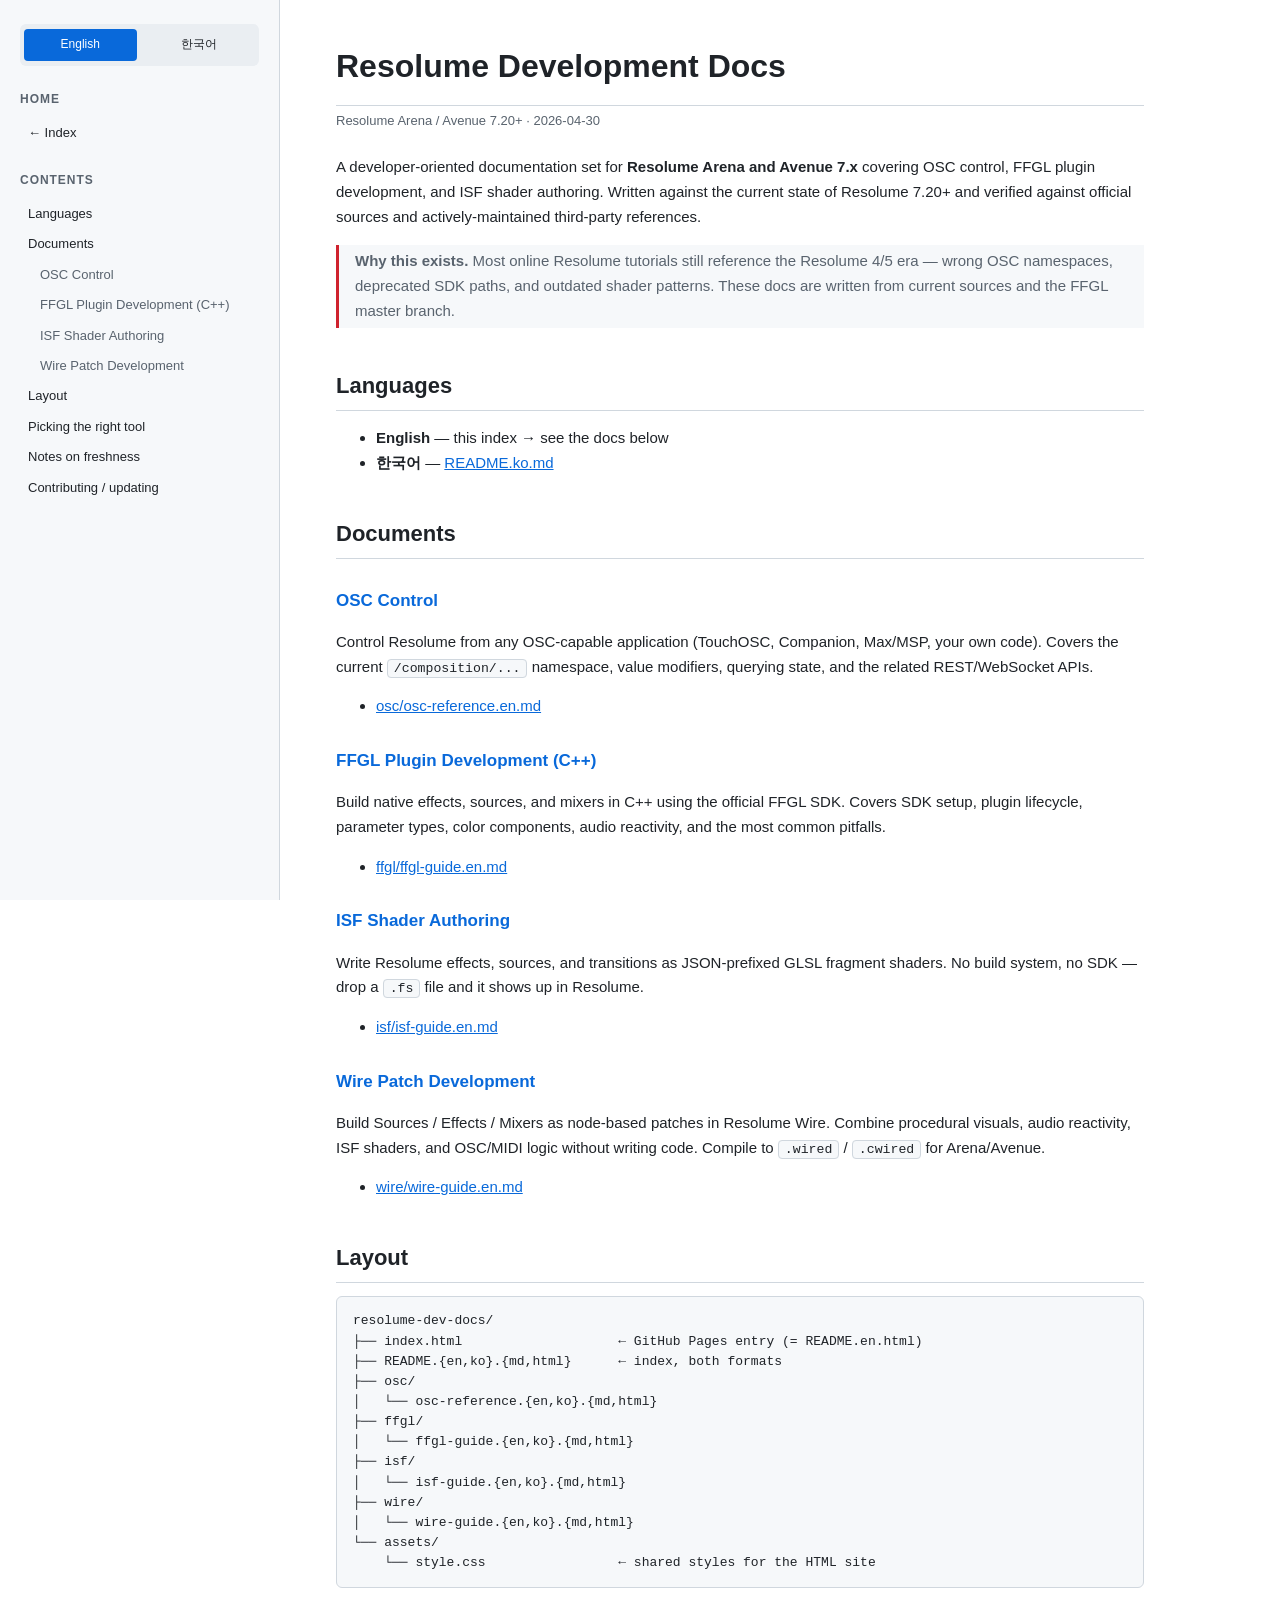
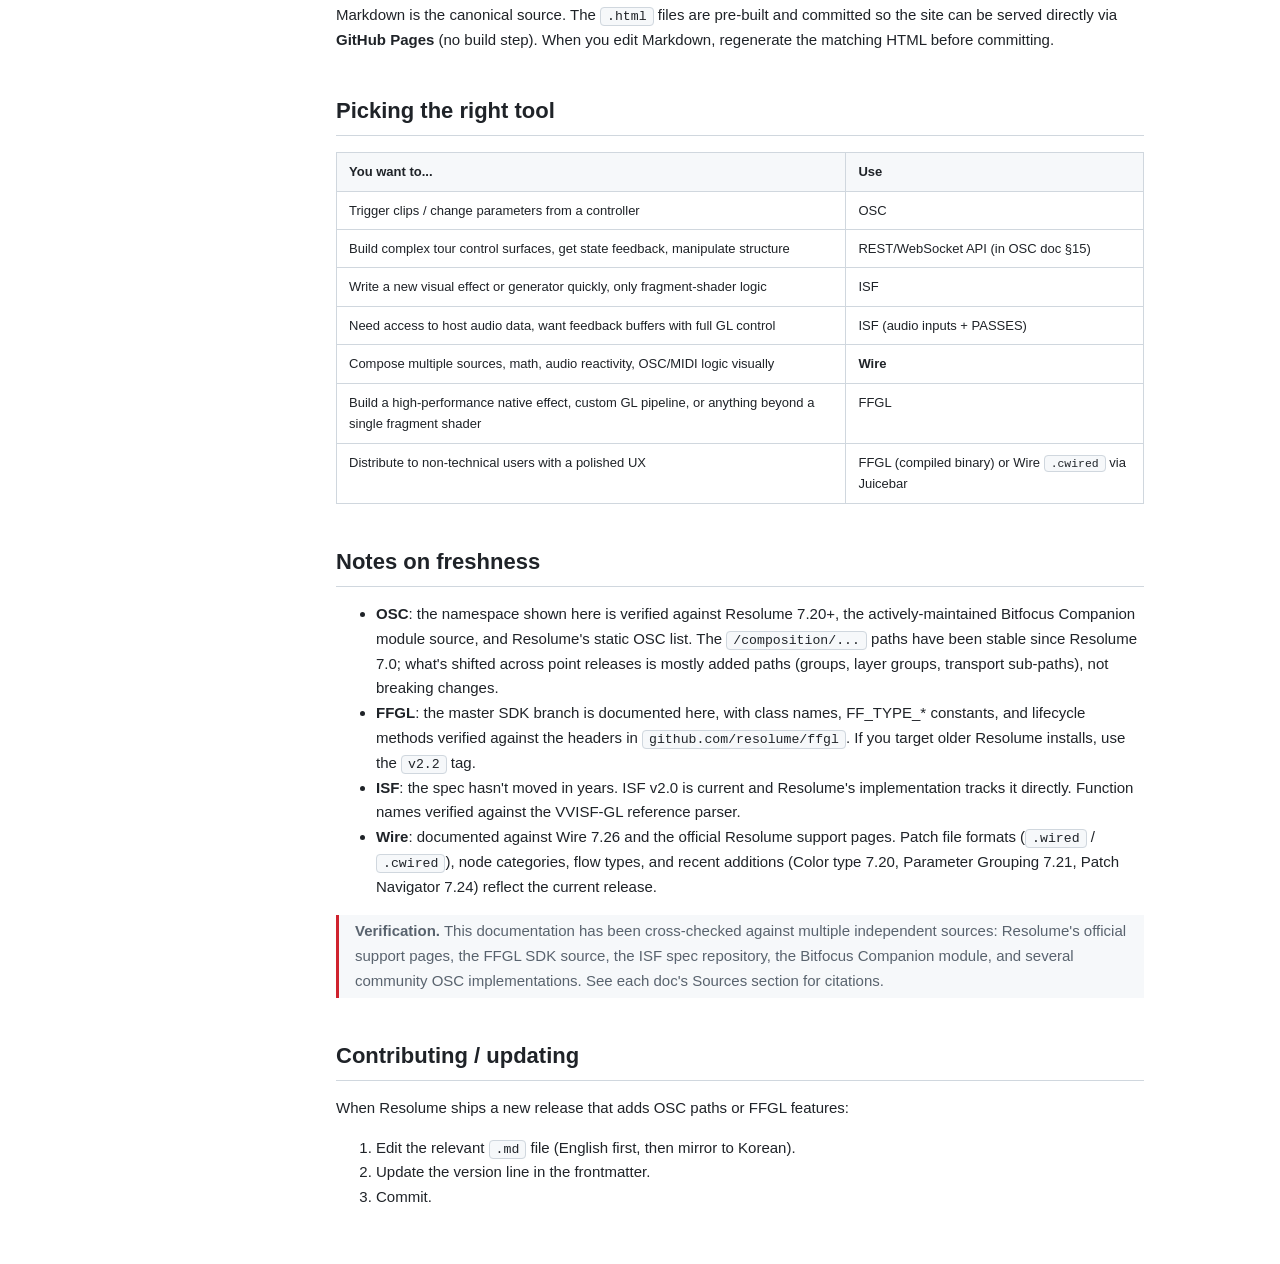
<file: index.html>
<!DOCTYPE html>
<html lang="en">
<head>
<meta charset="utf-8">
<meta name="viewport" content="width=device-width, initial-scale=1">
<title>Resolume Development Docs</title>
<link rel="stylesheet" href="assets/style.css">
</head>
<body>
<div class="layout">
<aside class="sidebar">
<div class="lang-toggle">
<a class="active" href="#">English</a>
<a href="README.ko.html">한국어</a>
</div>
<h2>Home</h2>
<a href="README.en.html">← Index</a>
<h2>Contents</h2>
<a class="depth-2" href="#languages">Languages</a>
<a class="depth-2" href="#documents">Documents</a>
<a class="depth-3" href="#osc-control">OSC Control</a>
<a class="depth-3" href="#ffgl-plugin-development-c">FFGL Plugin Development (C++)</a>
<a class="depth-3" href="#isf-shader-authoring">ISF Shader Authoring</a>
<a class="depth-3" href="#wire-patch-development">Wire Patch Development</a>
<a class="depth-2" href="#layout">Layout</a>
<a class="depth-2" href="#picking-the-right-tool">Picking the right tool</a>
<a class="depth-2" href="#notes-on-freshness">Notes on freshness</a>
<a class="depth-2" href="#contributing-updating">Contributing / updating</a>
</aside>
<main>
<h1>Resolume Development Docs</h1>
<div class="meta">Resolume Arena / Avenue 7.20+ · 2026-04-30</div>
<p>A developer-oriented documentation set for <strong>Resolume Arena and Avenue 7.x</strong> covering OSC control, FFGL plugin development, and ISF shader authoring. Written against the current state of Resolume 7.20+ and verified against official sources and actively-maintained third-party references.</p>
<blockquote><strong>Why this exists.</strong> Most online Resolume tutorials still reference the Resolume 4/5 era — wrong OSC namespaces, deprecated SDK paths, and outdated shader patterns. These docs are written from current sources and the FFGL master branch.</blockquote>
<h2 id="languages">Languages</h2>
<ul>
<li><strong>English</strong> — this index → see the docs below</li>
<li><strong>한국어</strong> — <a href="README.ko.html">README.ko.md</a></li>
</ul>
<h2 id="documents">Documents</h2>
<h3 id="osc-control">OSC Control</h3>
<p>Control Resolume from any OSC-capable application (TouchOSC, Companion, Max/MSP, your own code). Covers the current <code>/composition/...</code> namespace, value modifiers, querying state, and the related REST/WebSocket APIs.</p>
<ul>
<li><a href="osc/osc-reference.en.html">osc/osc-reference.en.md</a></li>
</ul>
<h3 id="ffgl-plugin-development-c">FFGL Plugin Development (C++)</h3>
<p>Build native effects, sources, and mixers in C++ using the official FFGL SDK. Covers SDK setup, plugin lifecycle, parameter types, color components, audio reactivity, and the most common pitfalls.</p>
<ul>
<li><a href="ffgl/ffgl-guide.en.html">ffgl/ffgl-guide.en.md</a></li>
</ul>
<h3 id="isf-shader-authoring">ISF Shader Authoring</h3>
<p>Write Resolume effects, sources, and transitions as JSON-prefixed GLSL fragment shaders. No build system, no SDK — drop a <code>.fs</code> file and it shows up in Resolume.</p>
<ul>
<li><a href="isf/isf-guide.en.html">isf/isf-guide.en.md</a></li>
</ul>
<h3 id="wire-patch-development">Wire Patch Development</h3>
<p>Build Sources / Effects / Mixers as node-based patches in Resolume Wire. Combine procedural visuals, audio reactivity, ISF shaders, and OSC/MIDI logic without writing code. Compile to <code>.wired</code> / <code>.cwired</code> for Arena/Avenue.</p>
<ul>
<li><a href="wire/wire-guide.en.html">wire/wire-guide.en.md</a></li>
</ul>
<h2 id="layout">Layout</h2>
<pre><code>resolume-dev-docs/
├── index.html                    ← GitHub Pages entry (= README.en.html)
├── README.{en,ko}.{md,html}      ← index, both formats
├── osc/
│   └── osc-reference.{en,ko}.{md,html}
├── ffgl/
│   └── ffgl-guide.{en,ko}.{md,html}
├── isf/
│   └── isf-guide.{en,ko}.{md,html}
├── wire/
│   └── wire-guide.{en,ko}.{md,html}
└── assets/
    └── style.css                 ← shared styles for the HTML site</code></pre>
<p>Markdown is the canonical source. The <code>.html</code> files are pre-built and committed so the site can be served directly via <strong>GitHub Pages</strong> (no build step). When you edit Markdown, regenerate the matching HTML before committing.</p>
<h2 id="picking-the-right-tool">Picking the right tool</h2>
<table>
<thead><tr>
<th>You want to...</th>
<th>Use</th>
</tr></thead><tbody>
<tr>
<td>Trigger clips / change parameters from a controller</td>
<td>OSC</td>
</tr>
<tr>
<td>Build complex tour control surfaces, get state feedback, manipulate structure</td>
<td>REST/WebSocket API (in OSC doc §15)</td>
</tr>
<tr>
<td>Write a new visual effect or generator quickly, only fragment-shader logic</td>
<td>ISF</td>
</tr>
<tr>
<td>Need access to host audio data, want feedback buffers with full GL control</td>
<td>ISF (audio inputs + PASSES)</td>
</tr>
<tr>
<td>Compose multiple sources, math, audio reactivity, OSC/MIDI logic visually</td>
<td><strong>Wire</strong></td>
</tr>
<tr>
<td>Build a high-performance native effect, custom GL pipeline, or anything beyond a single fragment shader</td>
<td>FFGL</td>
</tr>
<tr>
<td>Distribute to non-technical users with a polished UX</td>
<td>FFGL (compiled binary) or Wire <code>.cwired</code> via Juicebar</td>
</tr>
</tbody></table>
<h2 id="notes-on-freshness">Notes on freshness</h2>
<ul>
<li><strong>OSC</strong>: the namespace shown here is verified against Resolume 7.20+, the actively-maintained Bitfocus Companion module source, and Resolume's static OSC list. The <code>/composition/...</code> paths have been stable since Resolume 7.0; what's shifted across point releases is mostly added paths (groups, layer groups, transport sub-paths), not breaking changes.</li>
<li><strong>FFGL</strong>: the master SDK branch is documented here, with class names, FF_TYPE_* constants, and lifecycle methods verified against the headers in <code>github.com/resolume/ffgl</code>. If you target older Resolume installs, use the <code>v2.2</code> tag.</li>
<li><strong>ISF</strong>: the spec hasn't moved in years. ISF v2.0 is current and Resolume's implementation tracks it directly. Function names verified against the VVISF-GL reference parser.</li>
<li><strong>Wire</strong>: documented against Wire 7.26 and the official Resolume support pages. Patch file formats (<code>.wired</code> / <code>.cwired</code>), node categories, flow types, and recent additions (Color type 7.20, Parameter Grouping 7.21, Patch Navigator 7.24) reflect the current release.</li>
</ul>
<blockquote><strong>Verification.</strong> This documentation has been cross-checked against multiple independent sources: Resolume's official support pages, the FFGL SDK source, the ISF spec repository, the Bitfocus Companion module, and several community OSC implementations. See each doc's Sources section for citations.</blockquote>
<h2 id="contributing-updating">Contributing / updating</h2>
<p>When Resolume ships a new release that adds OSC paths or FFGL features:</p>
<ol>
<li>Edit the relevant <code>.md</code> file (English first, then mirror to Korean).</li>
<li>Update the version line in the frontmatter.</li>
<li>Commit.</li>
</ol>
</main>
</div>
</body>
</html>
</file>
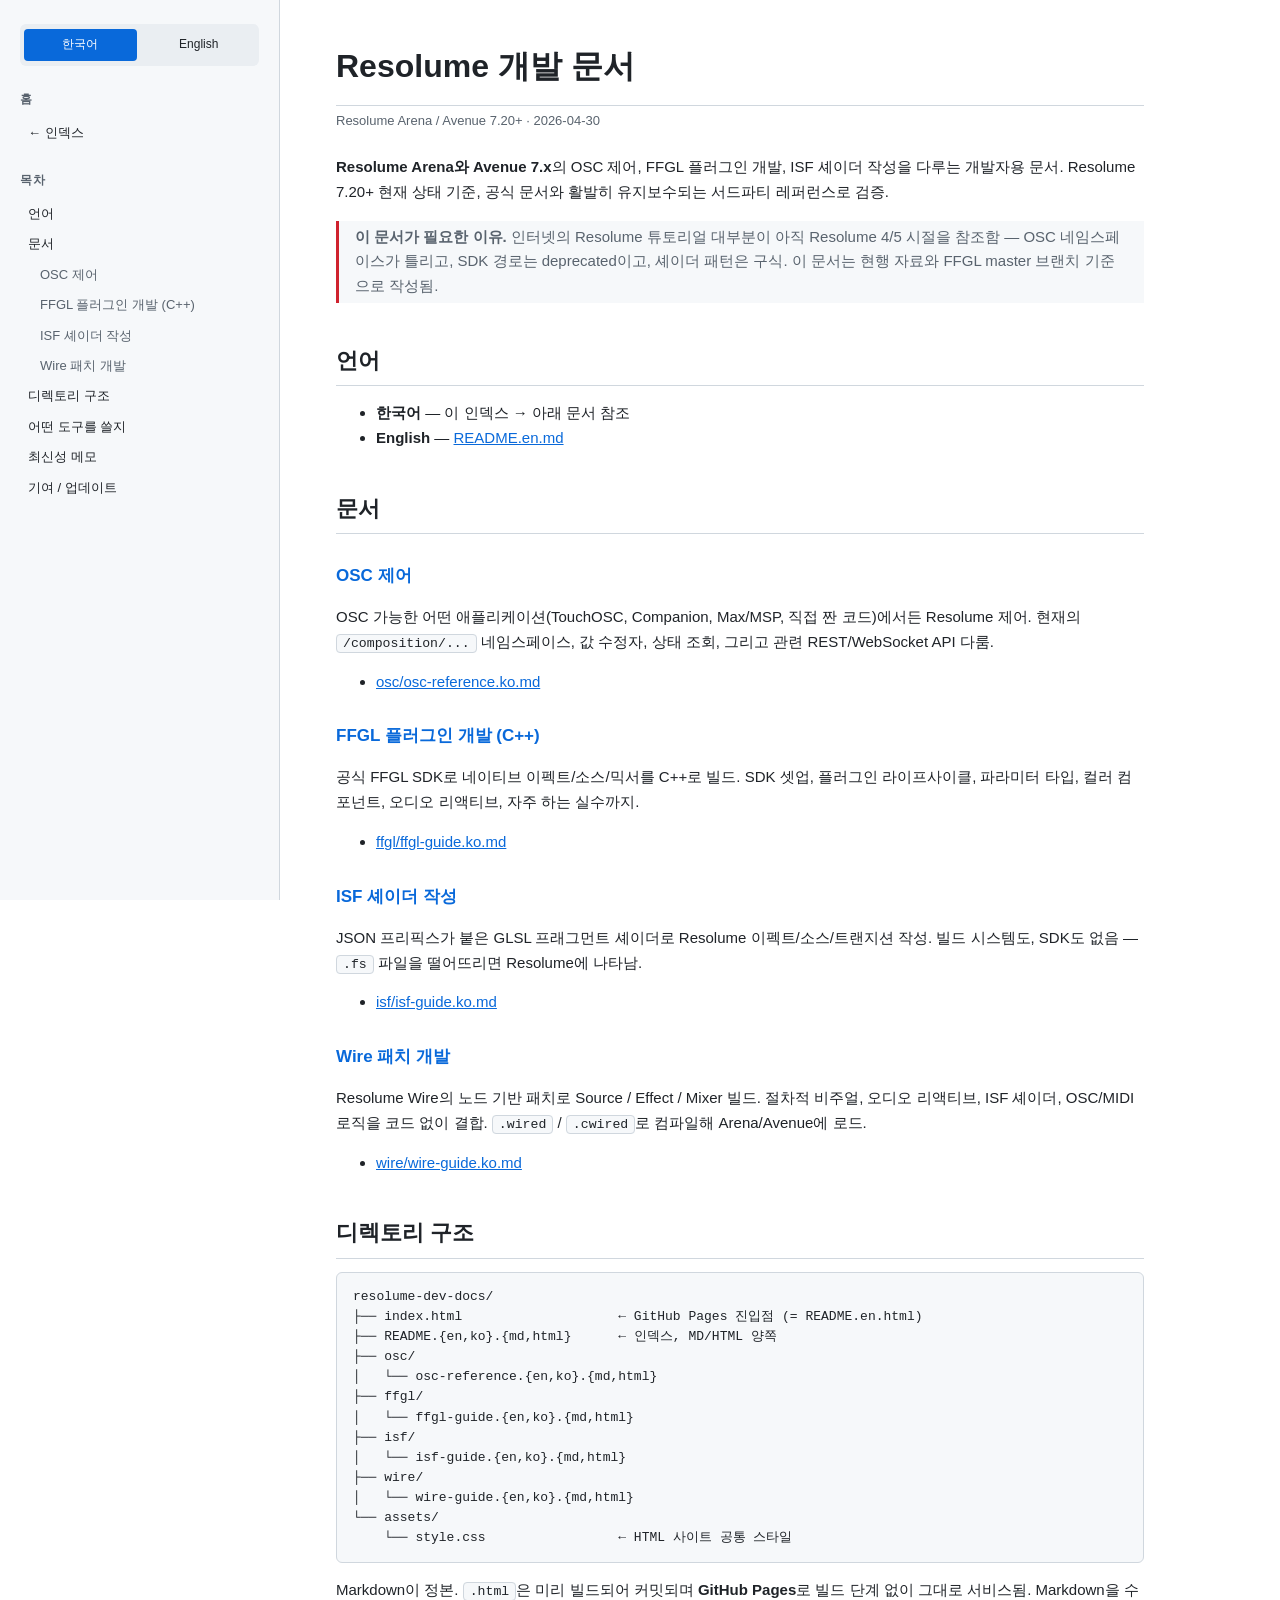
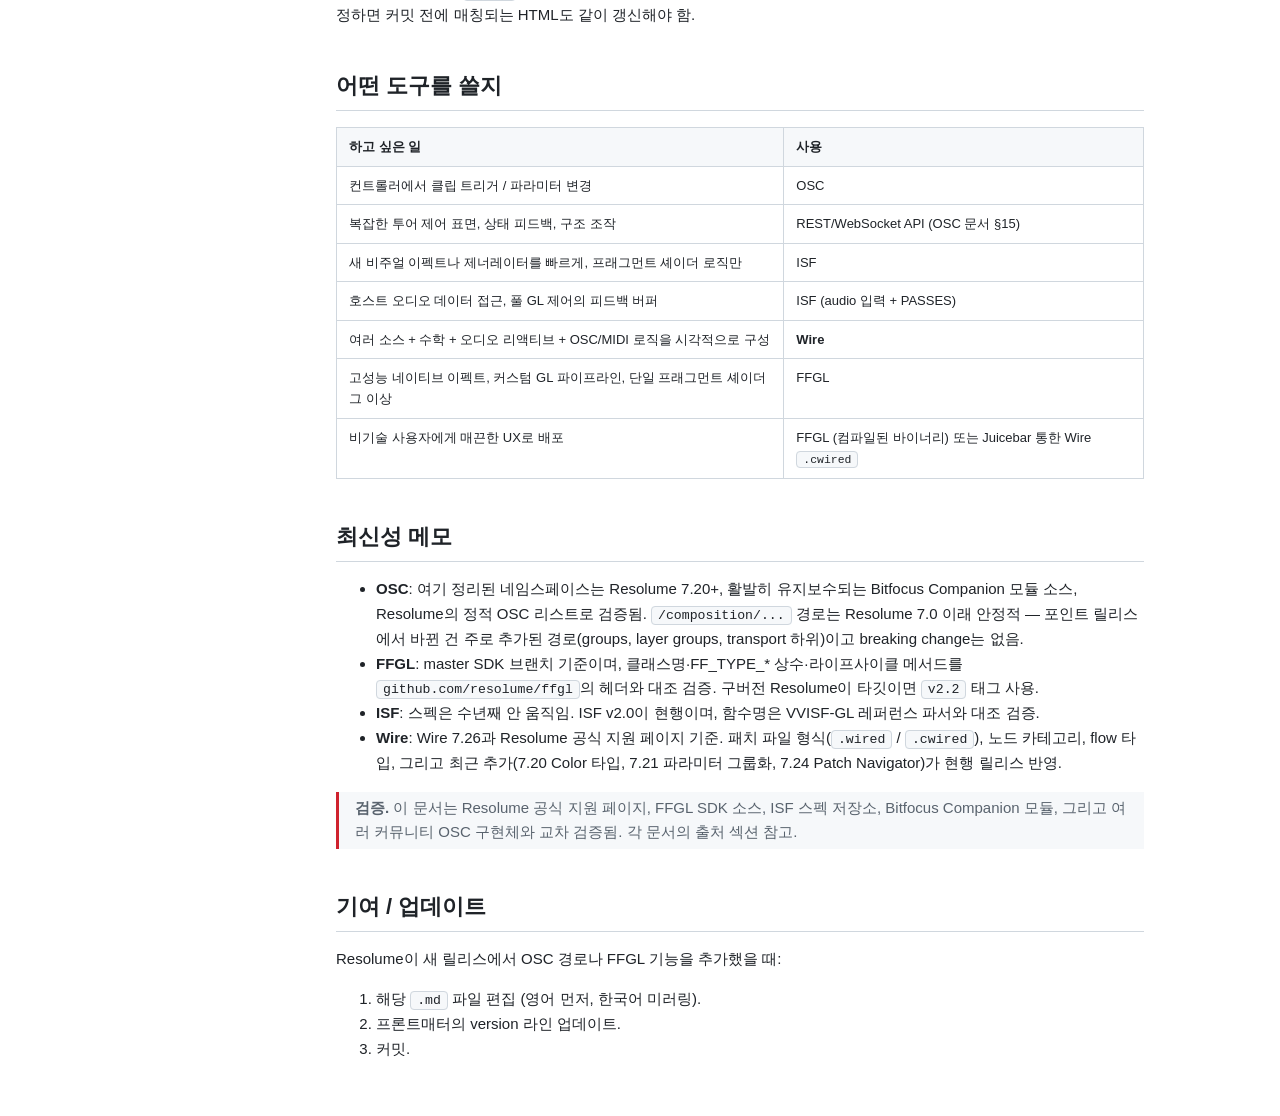
<file: README.ko.html>
<!DOCTYPE html>
<html lang="ko">
<head>
<meta charset="utf-8">
<meta name="viewport" content="width=device-width, initial-scale=1">
<title>Resolume 개발 문서</title>
<link rel="stylesheet" href="assets/style.css">
</head>
<body>
<div class="layout">
<aside class="sidebar">
<div class="lang-toggle">
<a class="active" href="#">한국어</a>
<a href="README.en.html">English</a>
</div>
<h2>홈</h2>
<a href="README.ko.html">← 인덱스</a>
<h2>목차</h2>
<a class="depth-2" href="#언어">언어</a>
<a class="depth-2" href="#문서">문서</a>
<a class="depth-3" href="#osc-제어">OSC 제어</a>
<a class="depth-3" href="#ffgl-플러그인-개발-c">FFGL 플러그인 개발 (C++)</a>
<a class="depth-3" href="#isf-셰이더-작성">ISF 셰이더 작성</a>
<a class="depth-3" href="#wire-패치-개발">Wire 패치 개발</a>
<a class="depth-2" href="#디렉토리-구조">디렉토리 구조</a>
<a class="depth-2" href="#어떤-도구를-쓸지">어떤 도구를 쓸지</a>
<a class="depth-2" href="#최신성-메모">최신성 메모</a>
<a class="depth-2" href="#기여-업데이트">기여 / 업데이트</a>
</aside>
<main>
<h1>Resolume 개발 문서</h1>
<div class="meta">Resolume Arena / Avenue 7.20+ · 2026-04-30</div>
<p><strong>Resolume Arena와 Avenue 7.x</strong>의 OSC 제어, FFGL 플러그인 개발, ISF 셰이더 작성을 다루는 개발자용 문서. Resolume 7.20+ 현재 상태 기준, 공식 문서와 활발히 유지보수되는 서드파티 레퍼런스로 검증.</p>
<blockquote><strong>이 문서가 필요한 이유.</strong> 인터넷의 Resolume 튜토리얼 대부분이 아직 Resolume 4/5 시절을 참조함 — OSC 네임스페이스가 틀리고, SDK 경로는 deprecated이고, 셰이더 패턴은 구식. 이 문서는 현행 자료와 FFGL master 브랜치 기준으로 작성됨.</blockquote>
<h2 id="언어">언어</h2>
<ul>
<li><strong>한국어</strong> — 이 인덱스 → 아래 문서 참조</li>
<li><strong>English</strong> — <a href="README.en.html">README.en.md</a></li>
</ul>
<h2 id="문서">문서</h2>
<h3 id="osc-제어">OSC 제어</h3>
<p>OSC 가능한 어떤 애플리케이션(TouchOSC, Companion, Max/MSP, 직접 짠 코드)에서든 Resolume 제어. 현재의 <code>/composition/...</code> 네임스페이스, 값 수정자, 상태 조회, 그리고 관련 REST/WebSocket API 다룸.</p>
<ul>
<li><a href="osc/osc-reference.ko.html">osc/osc-reference.ko.md</a></li>
</ul>
<h3 id="ffgl-플러그인-개발-c">FFGL 플러그인 개발 (C++)</h3>
<p>공식 FFGL SDK로 네이티브 이펙트/소스/믹서를 C++로 빌드. SDK 셋업, 플러그인 라이프사이클, 파라미터 타입, 컬러 컴포넌트, 오디오 리액티브, 자주 하는 실수까지.</p>
<ul>
<li><a href="ffgl/ffgl-guide.ko.html">ffgl/ffgl-guide.ko.md</a></li>
</ul>
<h3 id="isf-셰이더-작성">ISF 셰이더 작성</h3>
<p>JSON 프리픽스가 붙은 GLSL 프래그먼트 셰이더로 Resolume 이펙트/소스/트랜지션 작성. 빌드 시스템도, SDK도 없음 — <code>.fs</code> 파일을 떨어뜨리면 Resolume에 나타남.</p>
<ul>
<li><a href="isf/isf-guide.ko.html">isf/isf-guide.ko.md</a></li>
</ul>
<h3 id="wire-패치-개발">Wire 패치 개발</h3>
<p>Resolume Wire의 노드 기반 패치로 Source / Effect / Mixer 빌드. 절차적 비주얼, 오디오 리액티브, ISF 셰이더, OSC/MIDI 로직을 코드 없이 결합. <code>.wired</code> / <code>.cwired</code>로 컴파일해 Arena/Avenue에 로드.</p>
<ul>
<li><a href="wire/wire-guide.ko.html">wire/wire-guide.ko.md</a></li>
</ul>
<h2 id="디렉토리-구조">디렉토리 구조</h2>
<pre><code>resolume-dev-docs/
├── index.html                    ← GitHub Pages 진입점 (= README.en.html)
├── README.{en,ko}.{md,html}      ← 인덱스, MD/HTML 양쪽
├── osc/
│   └── osc-reference.{en,ko}.{md,html}
├── ffgl/
│   └── ffgl-guide.{en,ko}.{md,html}
├── isf/
│   └── isf-guide.{en,ko}.{md,html}
├── wire/
│   └── wire-guide.{en,ko}.{md,html}
└── assets/
    └── style.css                 ← HTML 사이트 공통 스타일</code></pre>
<p>Markdown이 정본. <code>.html</code>은 미리 빌드되어 커밋되며 <strong>GitHub Pages</strong>로 빌드 단계 없이 그대로 서비스됨. Markdown을 수정하면 커밋 전에 매칭되는 HTML도 같이 갱신해야 함.</p>
<h2 id="어떤-도구를-쓸지">어떤 도구를 쓸지</h2>
<table>
<thead><tr>
<th>하고 싶은 일</th>
<th>사용</th>
</tr></thead><tbody>
<tr>
<td>컨트롤러에서 클립 트리거 / 파라미터 변경</td>
<td>OSC</td>
</tr>
<tr>
<td>복잡한 투어 제어 표면, 상태 피드백, 구조 조작</td>
<td>REST/WebSocket API (OSC 문서 §15)</td>
</tr>
<tr>
<td>새 비주얼 이펙트나 제너레이터를 빠르게, 프래그먼트 셰이더 로직만</td>
<td>ISF</td>
</tr>
<tr>
<td>호스트 오디오 데이터 접근, 풀 GL 제어의 피드백 버퍼</td>
<td>ISF (audio 입력 + PASSES)</td>
</tr>
<tr>
<td>여러 소스 + 수학 + 오디오 리액티브 + OSC/MIDI 로직을 시각적으로 구성</td>
<td><strong>Wire</strong></td>
</tr>
<tr>
<td>고성능 네이티브 이펙트, 커스텀 GL 파이프라인, 단일 프래그먼트 셰이더 그 이상</td>
<td>FFGL</td>
</tr>
<tr>
<td>비기술 사용자에게 매끈한 UX로 배포</td>
<td>FFGL (컴파일된 바이너리) 또는 Juicebar 통한 Wire <code>.cwired</code></td>
</tr>
</tbody></table>
<h2 id="최신성-메모">최신성 메모</h2>
<ul>
<li><strong>OSC</strong>: 여기 정리된 네임스페이스는 Resolume 7.20+, 활발히 유지보수되는 Bitfocus Companion 모듈 소스, Resolume의 정적 OSC 리스트로 검증됨. <code>/composition/...</code> 경로는 Resolume 7.0 이래 안정적 — 포인트 릴리스에서 바뀐 건 주로 추가된 경로(groups, layer groups, transport 하위)이고 breaking change는 없음.</li>
<li><strong>FFGL</strong>: master SDK 브랜치 기준이며, 클래스명·FF_TYPE_* 상수·라이프사이클 메서드를 <code>github.com/resolume/ffgl</code>의 헤더와 대조 검증. 구버전 Resolume이 타깃이면 <code>v2.2</code> 태그 사용.</li>
<li><strong>ISF</strong>: 스펙은 수년째 안 움직임. ISF v2.0이 현행이며, 함수명은 VVISF-GL 레퍼런스 파서와 대조 검증.</li>
<li><strong>Wire</strong>: Wire 7.26과 Resolume 공식 지원 페이지 기준. 패치 파일 형식(<code>.wired</code> / <code>.cwired</code>), 노드 카테고리, flow 타입, 그리고 최근 추가(7.20 Color 타입, 7.21 파라미터 그룹화, 7.24 Patch Navigator)가 현행 릴리스 반영.</li>
</ul>
<blockquote><strong>검증.</strong> 이 문서는 Resolume 공식 지원 페이지, FFGL SDK 소스, ISF 스펙 저장소, Bitfocus Companion 모듈, 그리고 여러 커뮤니티 OSC 구현체와 교차 검증됨. 각 문서의 출처 섹션 참고.</blockquote>
<h2 id="기여-업데이트">기여 / 업데이트</h2>
<p>Resolume이 새 릴리스에서 OSC 경로나 FFGL 기능을 추가했을 때:</p>
<ol>
<li>해당 <code>.md</code> 파일 편집 (영어 먼저, 한국어 미러링).</li>
<li>프론트매터의 version 라인 업데이트.</li>
<li>커밋.</li>
</ol>
</main>
</div>
</body>
</html>
</file>
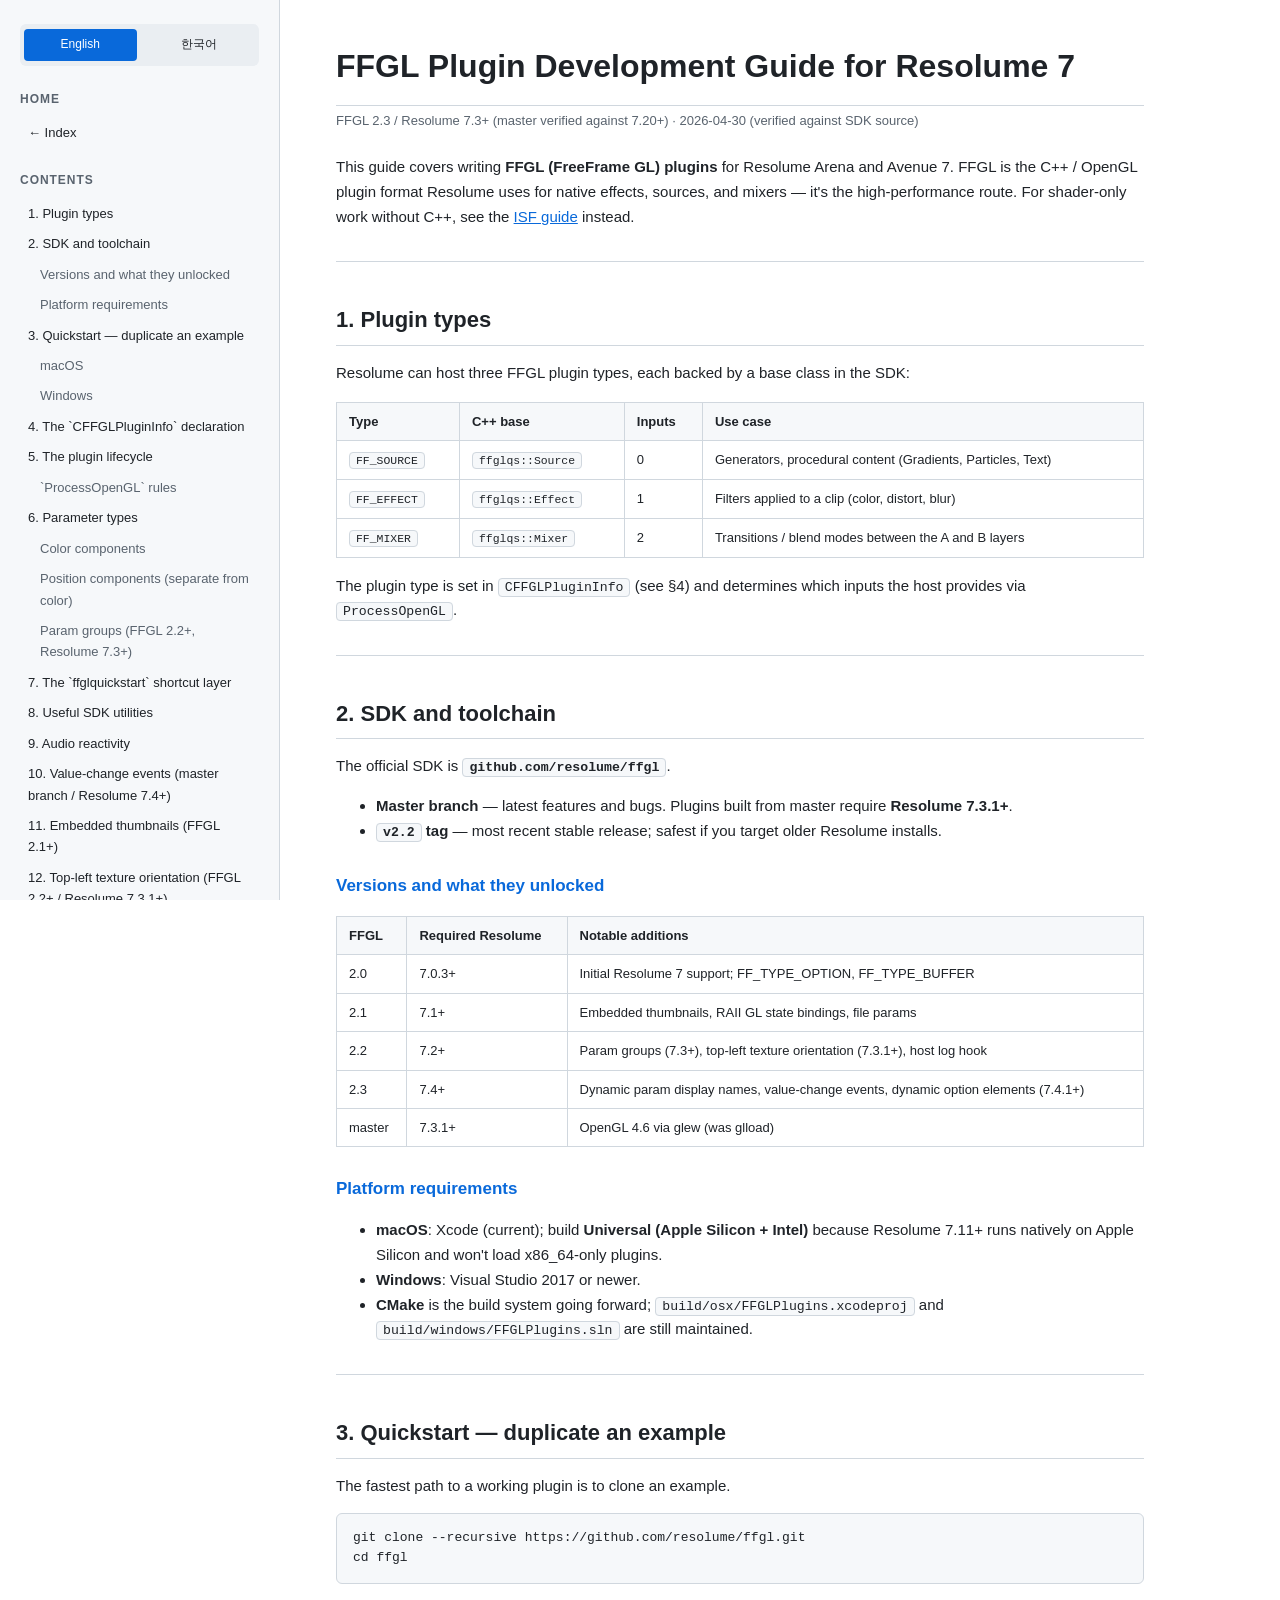
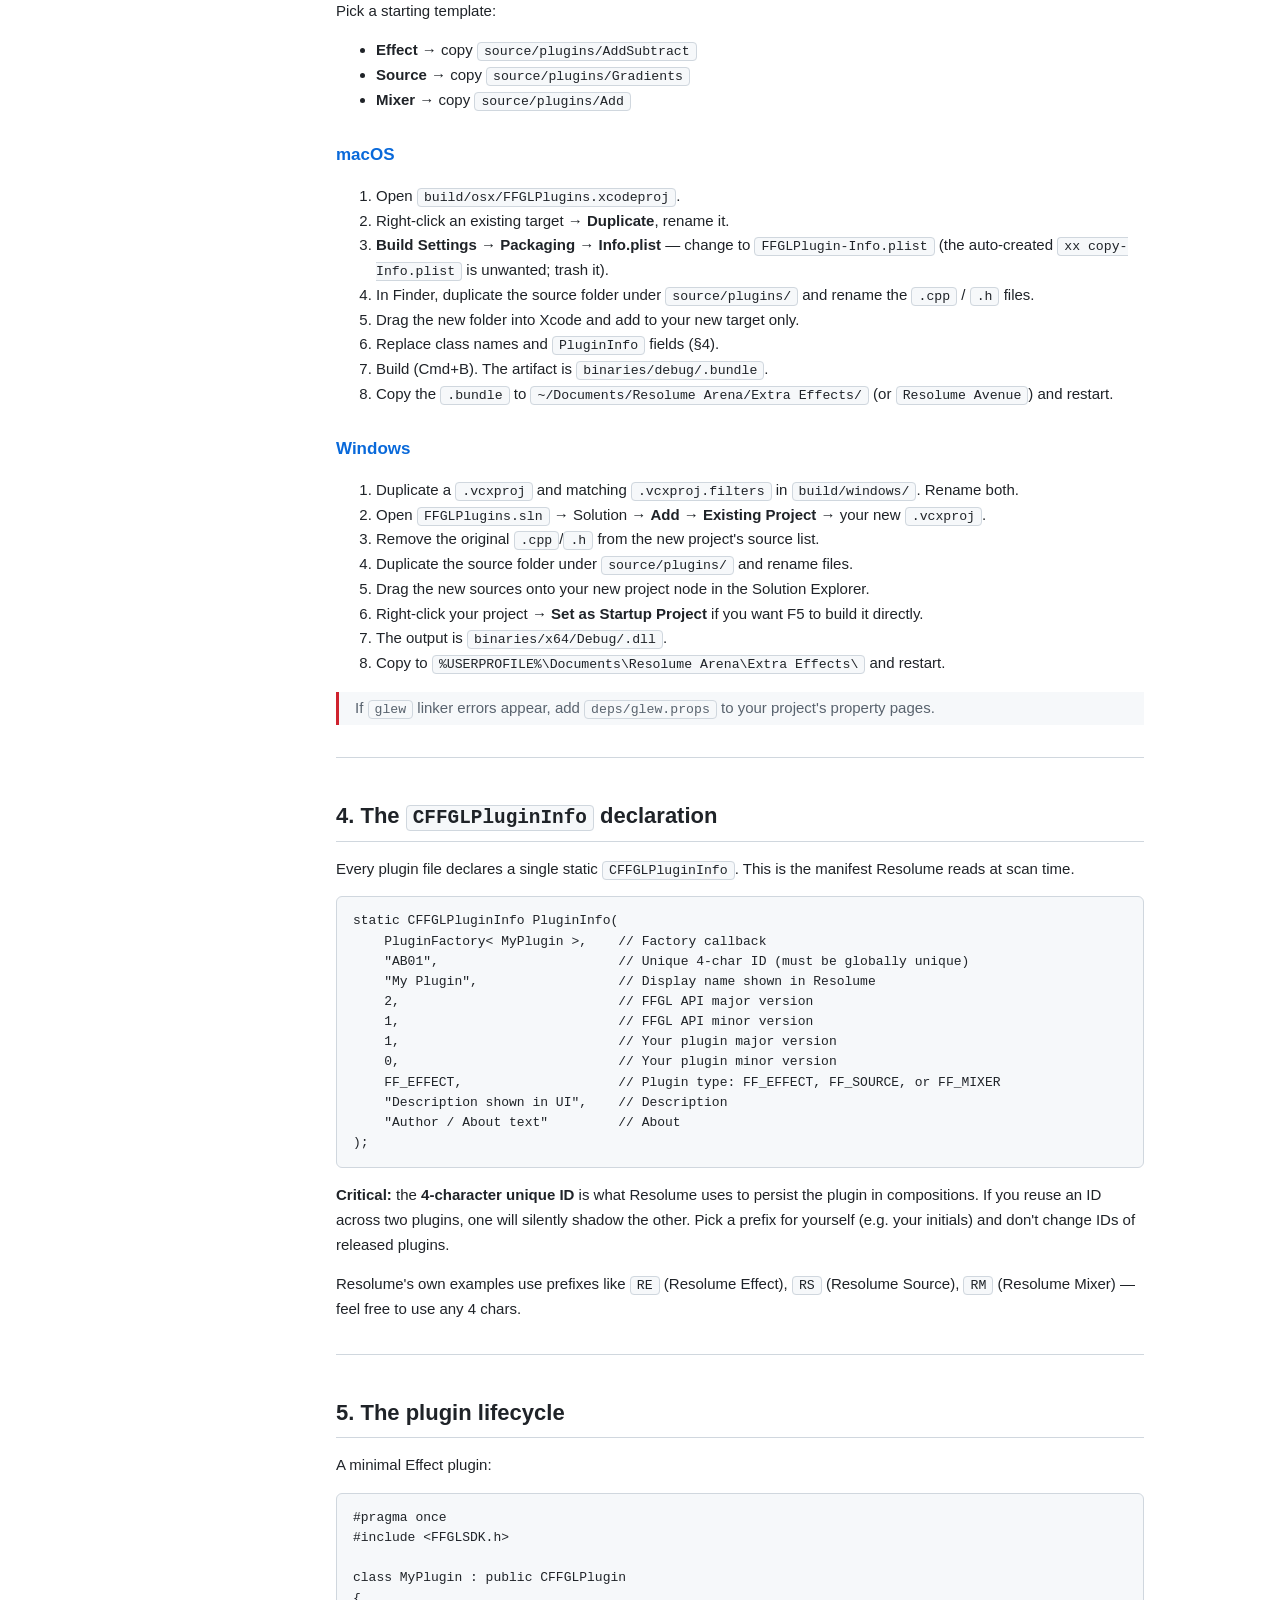
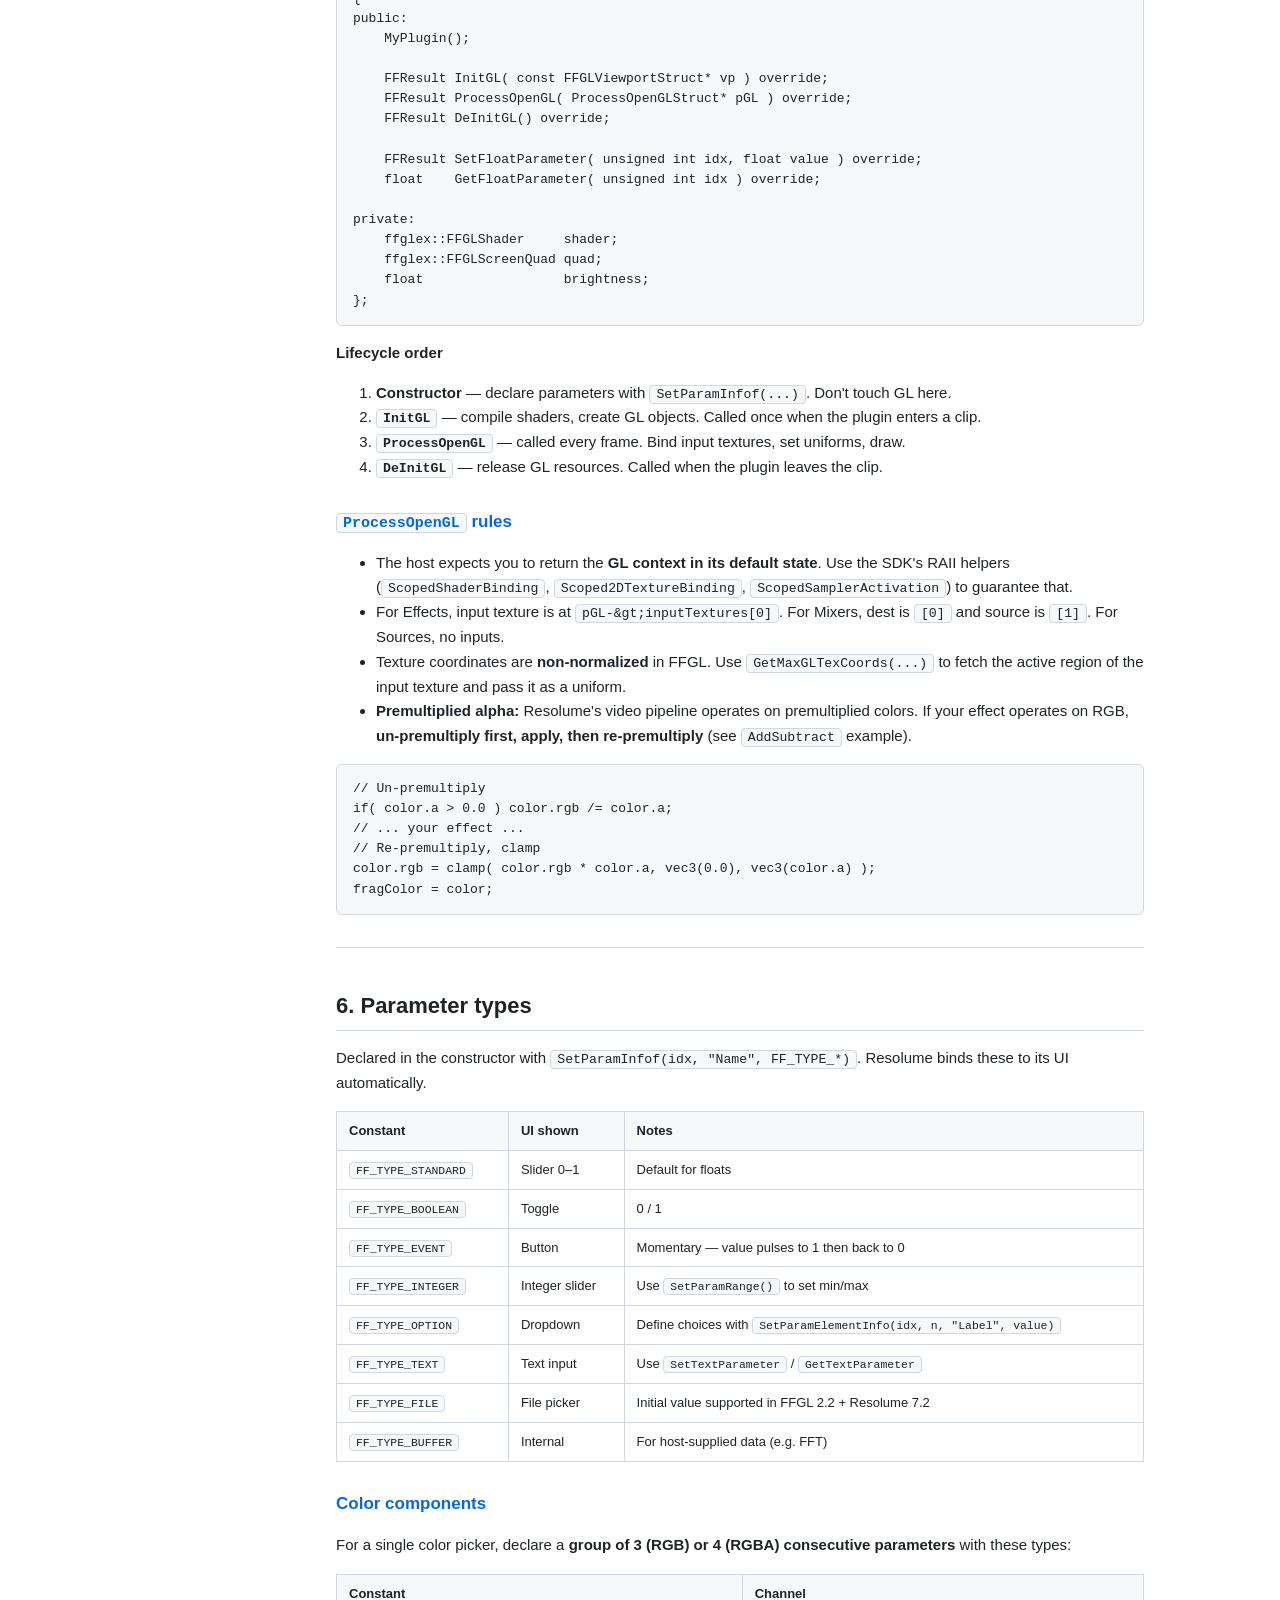
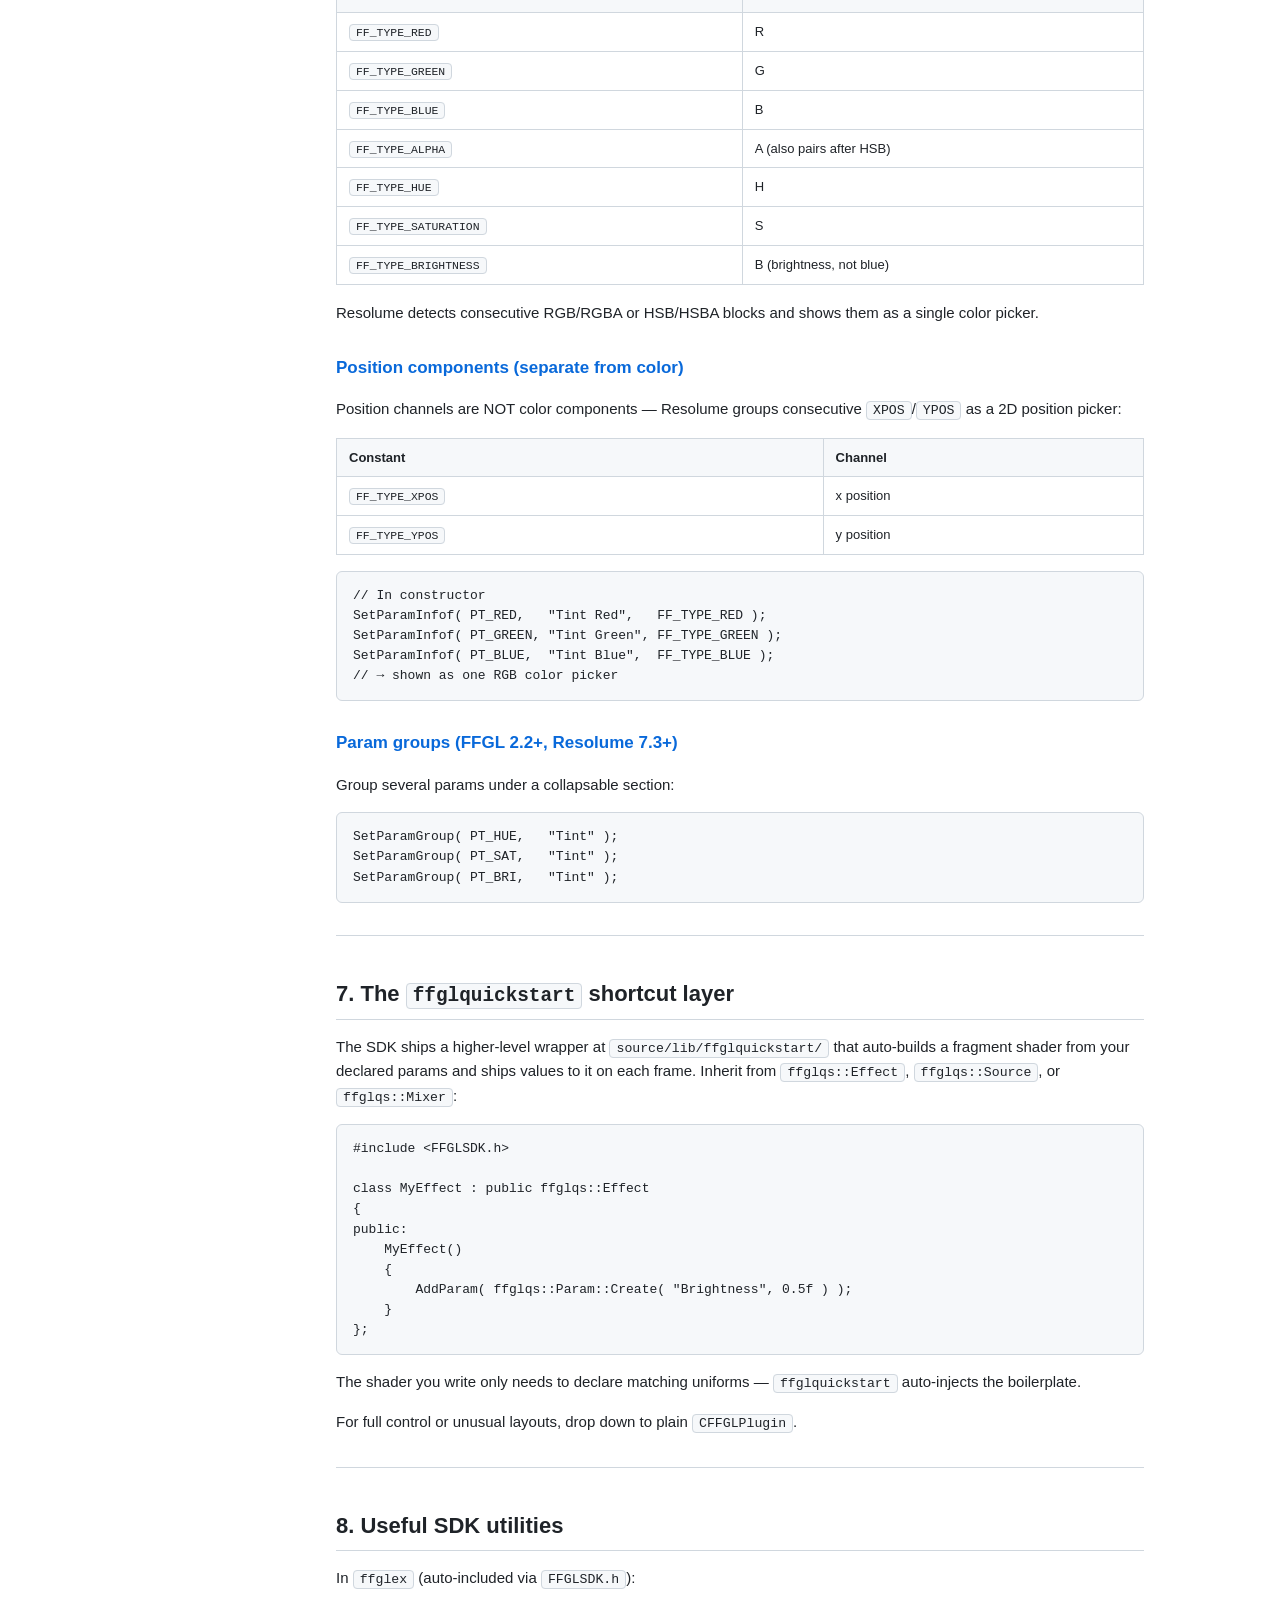
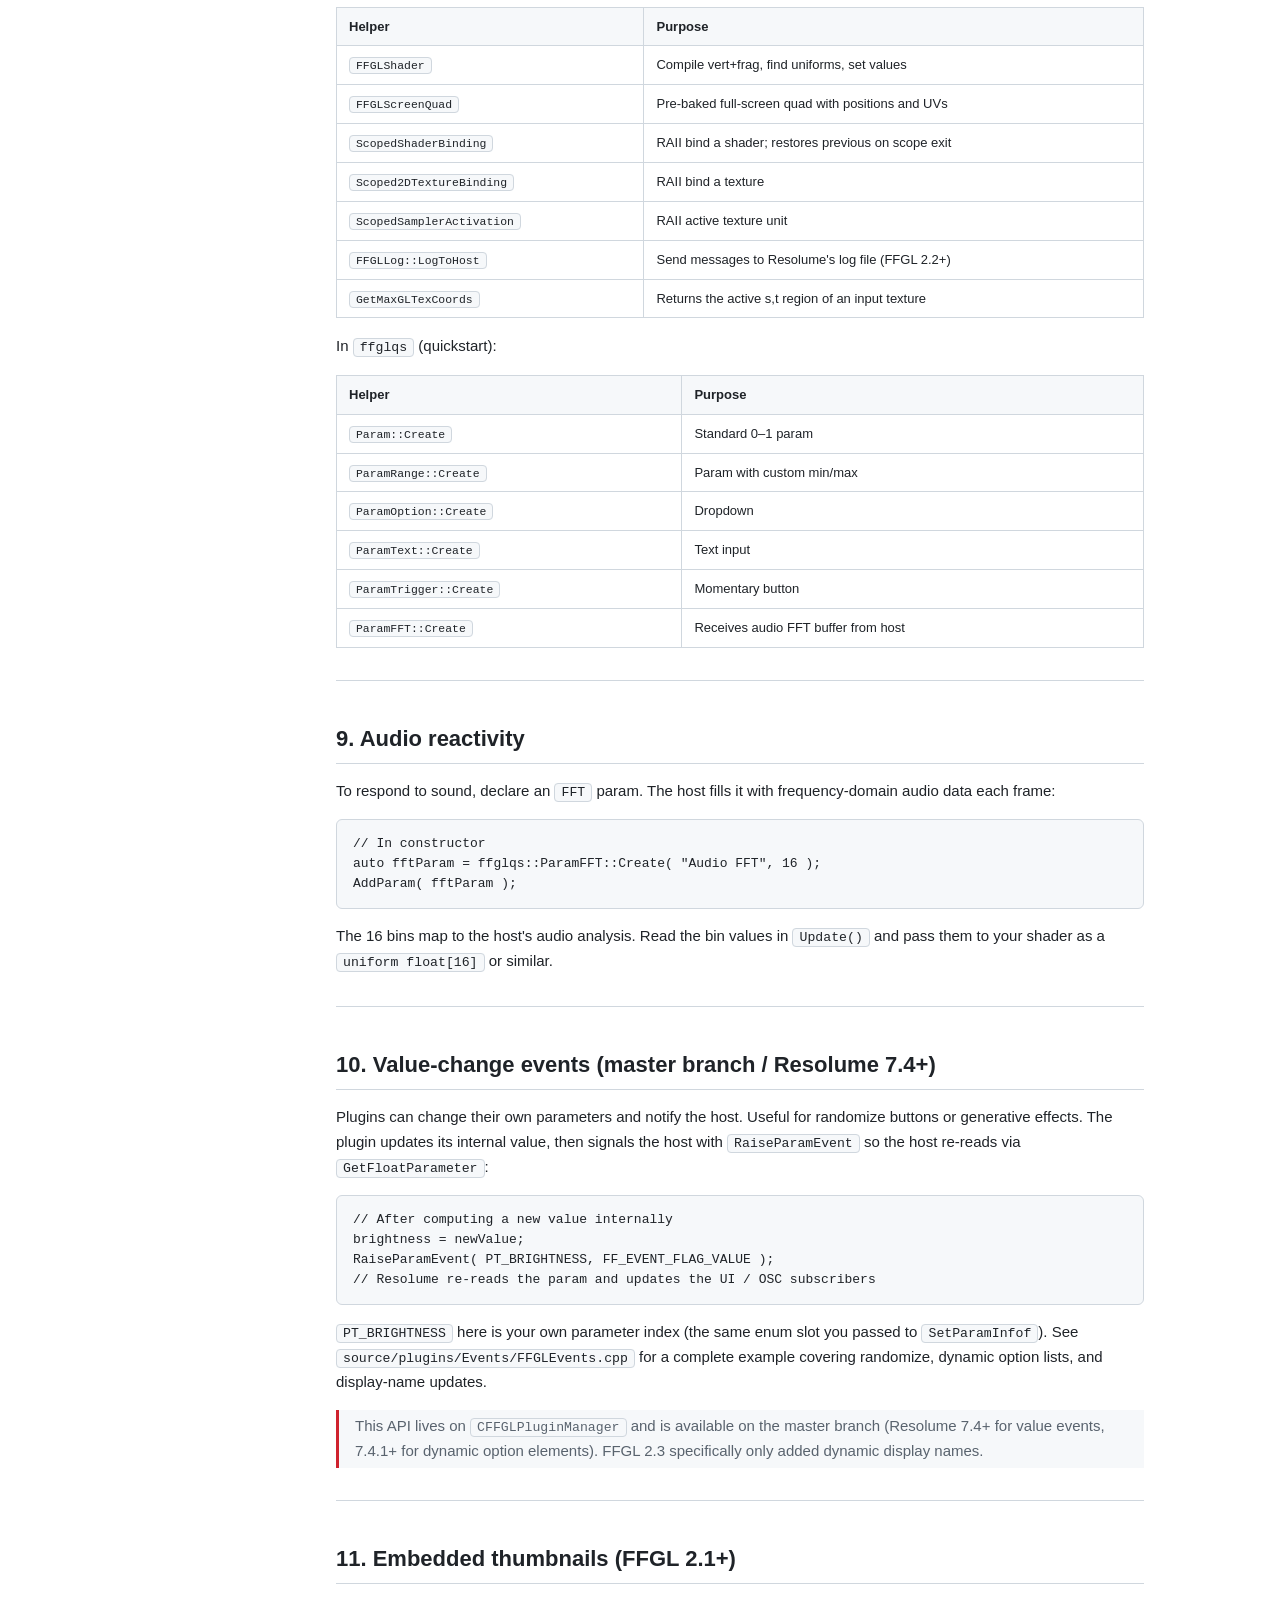
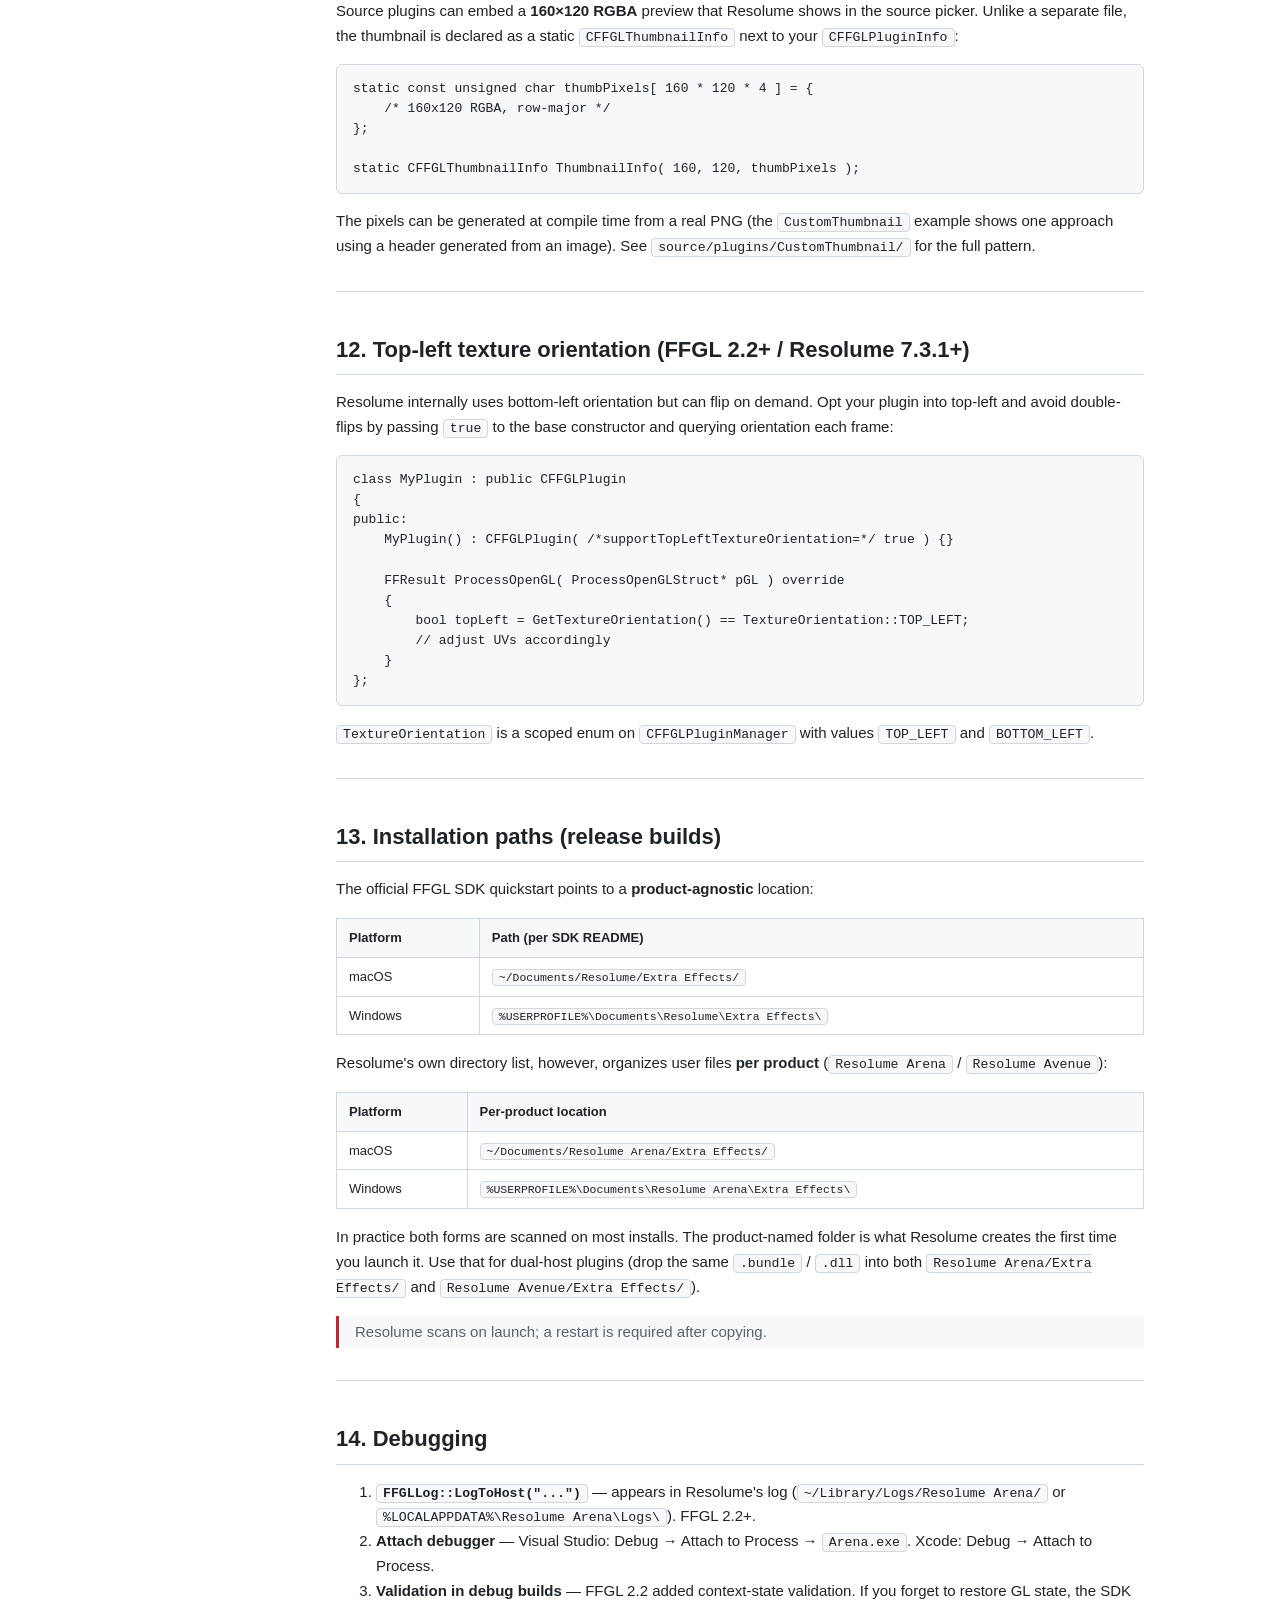
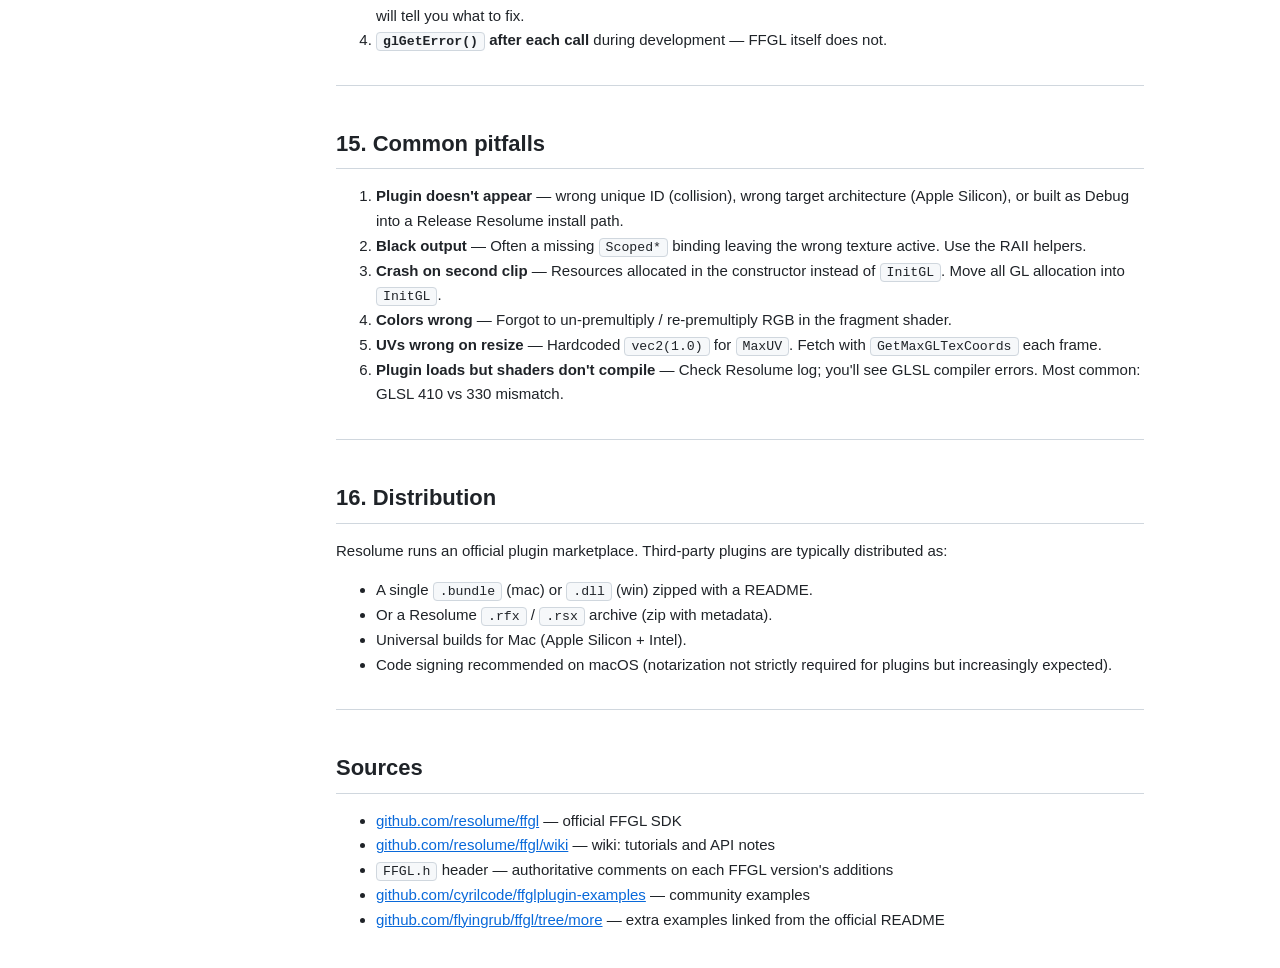
<file: ffgl/ffgl-guide.en.html>
<!DOCTYPE html>
<html lang="en">
<head>
<meta charset="utf-8">
<meta name="viewport" content="width=device-width, initial-scale=1">
<title>FFGL Plugin Development Guide for Resolume 7</title>
<link rel="stylesheet" href="../assets/style.css">
</head>
<body>
<div class="layout">
<aside class="sidebar">
<div class="lang-toggle">
<a class="active" href="#">English</a>
<a href="ffgl-guide.ko.html">한국어</a>
</div>
<h2>Home</h2>
<a href="../README.en.html">← Index</a>
<h2>Contents</h2>
<a class="depth-2" href="#1-plugin-types">1. Plugin types</a>
<a class="depth-2" href="#2-sdk-and-toolchain">2. SDK and toolchain</a>
<a class="depth-3" href="#versions-and-what-they-unlocked">Versions and what they unlocked</a>
<a class="depth-3" href="#platform-requirements">Platform requirements</a>
<a class="depth-2" href="#3-quickstart-duplicate-an-example">3. Quickstart — duplicate an example</a>
<a class="depth-3" href="#macos">macOS</a>
<a class="depth-3" href="#windows">Windows</a>
<a class="depth-2" href="#4-the-cffglplugininfo-declaration">4. The `CFFGLPluginInfo` declaration</a>
<a class="depth-2" href="#5-the-plugin-lifecycle">5. The plugin lifecycle</a>
<a class="depth-3" href="#processopengl-rules">`ProcessOpenGL` rules</a>
<a class="depth-2" href="#6-parameter-types">6. Parameter types</a>
<a class="depth-3" href="#color-components">Color components</a>
<a class="depth-3" href="#position-components-separate-from-color">Position components (separate from color)</a>
<a class="depth-3" href="#param-groups-ffgl-22-resolume-73">Param groups (FFGL 2.2+, Resolume 7.3+)</a>
<a class="depth-2" href="#7-the-ffglquickstart-shortcut-layer">7. The `ffglquickstart` shortcut layer</a>
<a class="depth-2" href="#8-useful-sdk-utilities">8. Useful SDK utilities</a>
<a class="depth-2" href="#9-audio-reactivity">9. Audio reactivity</a>
<a class="depth-2" href="#10-value-change-events-master-branch-resolume-74">10. Value-change events (master branch / Resolume 7.4+)</a>
<a class="depth-2" href="#11-embedded-thumbnails-ffgl-21">11. Embedded thumbnails (FFGL 2.1+)</a>
<a class="depth-2" href="#12-top-left-texture-orientation-ffgl-22-resolume-731">12. Top-left texture orientation (FFGL 2.2+ / Resolume 7.3.1+)</a>
<a class="depth-2" href="#13-installation-paths-release-builds">13. Installation paths (release builds)</a>
<a class="depth-2" href="#14-debugging">14. Debugging</a>
<a class="depth-2" href="#15-common-pitfalls">15. Common pitfalls</a>
<a class="depth-2" href="#16-distribution">16. Distribution</a>
<a class="depth-2" href="#sources">Sources</a>
</aside>
<main>
<h1>FFGL Plugin Development Guide for Resolume 7</h1>
<div class="meta">FFGL 2.3 / Resolume 7.3+ (master verified against 7.20+) · 2026-04-30 (verified against SDK source)</div>
<p>This guide covers writing <strong>FFGL (FreeFrame GL) plugins</strong> for Resolume Arena and Avenue 7. FFGL is the C++ / OpenGL plugin format Resolume uses for native effects, sources, and mixers — it's the high-performance route. For shader-only work without C++, see the <a href="../isf/isf-guide.en.html">ISF guide</a> instead.</p>
<hr>
<h2 id="1-plugin-types">1. Plugin types</h2>
<p>Resolume can host three FFGL plugin types, each backed by a base class in the SDK:</p>
<table>
<thead><tr>
<th>Type</th>
<th>C++ base</th>
<th>Inputs</th>
<th>Use case</th>
</tr></thead><tbody>
<tr>
<td><code>FF_SOURCE</code></td>
<td><code>ffglqs::Source</code></td>
<td>0</td>
<td>Generators, procedural content (Gradients, Particles, Text)</td>
</tr>
<tr>
<td><code>FF_EFFECT</code></td>
<td><code>ffglqs::Effect</code></td>
<td>1</td>
<td>Filters applied to a clip (color, distort, blur)</td>
</tr>
<tr>
<td><code>FF_MIXER</code></td>
<td><code>ffglqs::Mixer</code></td>
<td>2</td>
<td>Transitions / blend modes between the A and B layers</td>
</tr>
</tbody></table>
<p>The plugin type is set in <code>CFFGLPluginInfo</code> (see §4) and determines which inputs the host provides via <code>ProcessOpenGL</code>.</p>
<hr>
<h2 id="2-sdk-and-toolchain">2. SDK and toolchain</h2>
<p>The official SDK is <strong><code>github.com/resolume/ffgl</code></strong>.</p>
<ul>
<li><strong>Master branch</strong> — latest features and bugs. Plugins built from master require <strong>Resolume 7.3.1+</strong>.</li>
<li><strong><code>v2.2</code> tag</strong> — most recent stable release; safest if you target older Resolume installs.</li>
</ul>
<h3 id="versions-and-what-they-unlocked">Versions and what they unlocked</h3>
<table>
<thead><tr>
<th>FFGL</th>
<th>Required Resolume</th>
<th>Notable additions</th>
</tr></thead><tbody>
<tr>
<td>2.0</td>
<td>7.0.3+</td>
<td>Initial Resolume 7 support; FF_TYPE_OPTION, FF_TYPE_BUFFER</td>
</tr>
<tr>
<td>2.1</td>
<td>7.1+</td>
<td>Embedded thumbnails, RAII GL state bindings, file params</td>
</tr>
<tr>
<td>2.2</td>
<td>7.2+</td>
<td>Param groups (7.3+), top-left texture orientation (7.3.1+), host log hook</td>
</tr>
<tr>
<td>2.3</td>
<td>7.4+</td>
<td>Dynamic param display names, value-change events, dynamic option elements (7.4.1+)</td>
</tr>
<tr>
<td>master</td>
<td>7.3.1+</td>
<td>OpenGL 4.6 via glew (was glload)</td>
</tr>
</tbody></table>
<h3 id="platform-requirements">Platform requirements</h3>
<ul>
<li><strong>macOS</strong>: Xcode (current); build <strong>Universal (Apple Silicon + Intel)</strong> because Resolume 7.11+ runs natively on Apple Silicon and won't load x86_64-only plugins.</li>
<li><strong>Windows</strong>: Visual Studio 2017 or newer.</li>
<li><strong>CMake</strong> is the build system going forward; <code>build/osx/FFGLPlugins.xcodeproj</code> and <code>build/windows/FFGLPlugins.sln</code> are still maintained.</li>
</ul>
<hr>
<h2 id="3-quickstart-duplicate-an-example">3. Quickstart — duplicate an example</h2>
<p>The fastest path to a working plugin is to clone an example.</p>
<pre><code class="lang-bash">git clone --recursive https://github.com/resolume/ffgl.git
cd ffgl</code></pre>
<p>Pick a starting template:</p>
<ul>
<li><strong>Effect</strong> → copy <code>source/plugins/AddSubtract</code></li>
<li><strong>Source</strong> → copy <code>source/plugins/Gradients</code></li>
<li><strong>Mixer</strong> → copy <code>source/plugins/Add</code></li>
</ul>
<h3 id="macos">macOS</h3>
<ol>
<li>Open <code>build/osx/FFGLPlugins.xcodeproj</code>.</li>
<li>Right-click an existing target → <strong>Duplicate</strong>, rename it.</li>
<li><strong>Build Settings → Packaging → Info.plist</strong> — change to <code>FFGLPlugin-Info.plist</code> (the auto-created <code>xx copy-Info.plist</code> is unwanted; trash it).</li>
<li>In Finder, duplicate the source folder under <code>source/plugins/<YourName></code> and rename the <code>.cpp</code> / <code>.h</code> files.</li>
<li>Drag the new folder into Xcode and add to your new target only.</li>
<li>Replace class names and <code>PluginInfo</code> fields (§4).</li>
<li>Build (Cmd+B). The artifact is <code>binaries/debug/<YourName>.bundle</code>.</li>
<li>Copy the <code>.bundle</code> to <code>~/Documents/Resolume Arena/Extra Effects/</code> (or <code>Resolume Avenue</code>) and restart.</li>
</ol>
<h3 id="windows">Windows</h3>
<ol>
<li>Duplicate a <code>.vcxproj</code> and matching <code>.vcxproj.filters</code> in <code>build/windows/</code>. Rename both.</li>
<li>Open <code>FFGLPlugins.sln</code> → Solution → <strong>Add → Existing Project</strong> → your new <code>.vcxproj</code>.</li>
<li>Remove the original <code>.cpp</code>/<code>.h</code> from the new project's source list.</li>
<li>Duplicate the source folder under <code>source/plugins/<YourName></code> and rename files.</li>
<li>Drag the new sources onto your new project node in the Solution Explorer.</li>
<li>Right-click your project → <strong>Set as Startup Project</strong> if you want F5 to build it directly.</li>
<li>The output is <code>binaries/x64/Debug/<YourName>.dll</code>.</li>
<li>Copy to <code>%USERPROFILE%\Documents\Resolume Arena\Extra Effects\</code> and restart.</li>
</ol>
<blockquote>If <code>glew</code> linker errors appear, add <code>deps/glew.props</code> to your project's property pages.</blockquote>
<hr>
<h2 id="4-the-cffglplugininfo-declaration">4. The <code>CFFGLPluginInfo</code> declaration</h2>
<p>Every plugin file declares a single static <code>CFFGLPluginInfo</code>. This is the manifest Resolume reads at scan time.</p>
<pre><code class="lang-cpp">static CFFGLPluginInfo PluginInfo(
    PluginFactory&lt; MyPlugin &gt;,    // Factory callback
    "AB01",                       // Unique 4-char ID (must be globally unique)
    "My Plugin",                  // Display name shown in Resolume
    2,                            // FFGL API major version
    1,                            // FFGL API minor version
    1,                            // Your plugin major version
    0,                            // Your plugin minor version
    FF_EFFECT,                    // Plugin type: FF_EFFECT, FF_SOURCE, or FF_MIXER
    "Description shown in UI",    // Description
    "Author / About text"         // About
);</code></pre>
<p><strong>Critical:</strong> the <strong>4-character unique ID</strong> is what Resolume uses to persist the plugin in compositions. If you reuse an ID across two plugins, one will silently shadow the other. Pick a prefix for yourself (e.g. your initials) and don't change IDs of released plugins.</p>
<p>Resolume's own examples use prefixes like <code>RE</code> (Resolume Effect), <code>RS</code> (Resolume Source), <code>RM</code> (Resolume Mixer) — feel free to use any 4 chars.</p>
<hr>
<h2 id="5-the-plugin-lifecycle">5. The plugin lifecycle</h2>
<p>A minimal Effect plugin:</p>
<pre><code class="lang-cpp">#pragma once
#include &lt;FFGLSDK.h&gt;

class MyPlugin : public CFFGLPlugin
{
public:
    MyPlugin();

    FFResult InitGL( const FFGLViewportStruct* vp ) override;
    FFResult ProcessOpenGL( ProcessOpenGLStruct* pGL ) override;
    FFResult DeInitGL() override;

    FFResult SetFloatParameter( unsigned int idx, float value ) override;
    float    GetFloatParameter( unsigned int idx ) override;

private:
    ffglex::FFGLShader     shader;
    ffglex::FFGLScreenQuad quad;
    float                  brightness;
};</code></pre>
<p><strong>Lifecycle order</strong></p>
<ol>
<li><strong>Constructor</strong> — declare parameters with <code>SetParamInfof(...)</code>. Don't touch GL here.</li>
<li><strong><code>InitGL</code></strong> — compile shaders, create GL objects. Called once when the plugin enters a clip.</li>
<li><strong><code>ProcessOpenGL</code></strong> — called every frame. Bind input textures, set uniforms, draw.</li>
<li><strong><code>DeInitGL</code></strong> — release GL resources. Called when the plugin leaves the clip.</li>
</ol>
<h3 id="processopengl-rules"><code>ProcessOpenGL</code> rules</h3>
<ul>
<li>The host expects you to return the <strong>GL context in its default state</strong>. Use the SDK's RAII helpers (<code>ScopedShaderBinding</code>, <code>Scoped2DTextureBinding</code>, <code>ScopedSamplerActivation</code>) to guarantee that.</li>
<li>For Effects, input texture is at <code>pGL-&amp;gt;inputTextures[0]</code>. For Mixers, dest is <code>[0]</code> and source is <code>[1]</code>. For Sources, no inputs.</li>
<li>Texture coordinates are <strong>non-normalized</strong> in FFGL. Use <code>GetMaxGLTexCoords(...)</code> to fetch the active region of the input texture and pass it as a uniform.</li>
<li><strong>Premultiplied alpha:</strong> Resolume's video pipeline operates on premultiplied colors. If your effect operates on RGB, <strong>un-premultiply first, apply, then re-premultiply</strong> (see <code>AddSubtract</code> example).</li>
</ul>
<pre><code class="lang-glsl">// Un-premultiply
if( color.a &gt; 0.0 ) color.rgb /= color.a;
// ... your effect ...
// Re-premultiply, clamp
color.rgb = clamp( color.rgb * color.a, vec3(0.0), vec3(color.a) );
fragColor = color;</code></pre>
<hr>
<h2 id="6-parameter-types">6. Parameter types</h2>
<p>Declared in the constructor with <code>SetParamInfof(idx, "Name", FF_TYPE_*)</code>. Resolume binds these to its UI automatically.</p>
<table>
<thead><tr>
<th>Constant</th>
<th>UI shown</th>
<th>Notes</th>
</tr></thead><tbody>
<tr>
<td><code>FF_TYPE_STANDARD</code></td>
<td>Slider 0–1</td>
<td>Default for floats</td>
</tr>
<tr>
<td><code>FF_TYPE_BOOLEAN</code></td>
<td>Toggle</td>
<td>0 / 1</td>
</tr>
<tr>
<td><code>FF_TYPE_EVENT</code></td>
<td>Button</td>
<td>Momentary — value pulses to 1 then back to 0</td>
</tr>
<tr>
<td><code>FF_TYPE_INTEGER</code></td>
<td>Integer slider</td>
<td>Use <code>SetParamRange()</code> to set min/max</td>
</tr>
<tr>
<td><code>FF_TYPE_OPTION</code></td>
<td>Dropdown</td>
<td>Define choices with <code>SetParamElementInfo(idx, n, "Label", value)</code></td>
</tr>
<tr>
<td><code>FF_TYPE_TEXT</code></td>
<td>Text input</td>
<td>Use <code>SetTextParameter</code> / <code>GetTextParameter</code></td>
</tr>
<tr>
<td><code>FF_TYPE_FILE</code></td>
<td>File picker</td>
<td>Initial value supported in FFGL 2.2 + Resolume 7.2</td>
</tr>
<tr>
<td><code>FF_TYPE_BUFFER</code></td>
<td>Internal</td>
<td>For host-supplied data (e.g. FFT)</td>
</tr>
</tbody></table>
<h3 id="color-components">Color components</h3>
<p>For a single color picker, declare a <strong>group of 3 (RGB) or 4 (RGBA) consecutive parameters</strong> with these types:</p>
<table>
<thead><tr>
<th>Constant</th>
<th>Channel</th>
</tr></thead><tbody>
<tr>
<td><code>FF_TYPE_RED</code></td>
<td>R</td>
</tr>
<tr>
<td><code>FF_TYPE_GREEN</code></td>
<td>G</td>
</tr>
<tr>
<td><code>FF_TYPE_BLUE</code></td>
<td>B</td>
</tr>
<tr>
<td><code>FF_TYPE_ALPHA</code></td>
<td>A (also pairs after HSB)</td>
</tr>
<tr>
<td><code>FF_TYPE_HUE</code></td>
<td>H</td>
</tr>
<tr>
<td><code>FF_TYPE_SATURATION</code></td>
<td>S</td>
</tr>
<tr>
<td><code>FF_TYPE_BRIGHTNESS</code></td>
<td>B (brightness, not blue)</td>
</tr>
</tbody></table>
<p>Resolume detects consecutive RGB/RGBA or HSB/HSBA blocks and shows them as a single color picker.</p>
<h3 id="position-components-separate-from-color">Position components (separate from color)</h3>
<p>Position channels are NOT color components — Resolume groups consecutive <code>XPOS</code>/<code>YPOS</code> as a 2D position picker:</p>
<table>
<thead><tr>
<th>Constant</th>
<th>Channel</th>
</tr></thead><tbody>
<tr>
<td><code>FF_TYPE_XPOS</code></td>
<td>x position</td>
</tr>
<tr>
<td><code>FF_TYPE_YPOS</code></td>
<td>y position</td>
</tr>
</tbody></table>
<pre><code class="lang-cpp">// In constructor
SetParamInfof( PT_RED,   "Tint Red",   FF_TYPE_RED );
SetParamInfof( PT_GREEN, "Tint Green", FF_TYPE_GREEN );
SetParamInfof( PT_BLUE,  "Tint Blue",  FF_TYPE_BLUE );
// → shown as one RGB color picker</code></pre>
<h3 id="param-groups-ffgl-22-resolume-73">Param groups (FFGL 2.2+, Resolume 7.3+)</h3>
<p>Group several params under a collapsable section:</p>
<pre><code class="lang-cpp">SetParamGroup( PT_HUE,   "Tint" );
SetParamGroup( PT_SAT,   "Tint" );
SetParamGroup( PT_BRI,   "Tint" );</code></pre>
<hr>
<h2 id="7-the-ffglquickstart-shortcut-layer">7. The <code>ffglquickstart</code> shortcut layer</h2>
<p>The SDK ships a higher-level wrapper at <code>source/lib/ffglquickstart/</code> that auto-builds a fragment shader from your declared params and ships values to it on each frame. Inherit from <code>ffglqs::Effect</code>, <code>ffglqs::Source</code>, or <code>ffglqs::Mixer</code>:</p>
<pre><code class="lang-cpp">#include &lt;FFGLSDK.h&gt;

class MyEffect : public ffglqs::Effect
{
public:
    MyEffect()
    {
        AddParam( ffglqs::Param::Create( "Brightness", 0.5f ) );
    }
};</code></pre>
<p>The shader you write only needs to declare matching uniforms — <code>ffglquickstart</code> auto-injects the boilerplate.</p>
<p>For full control or unusual layouts, drop down to plain <code>CFFGLPlugin</code>.</p>
<hr>
<h2 id="8-useful-sdk-utilities">8. Useful SDK utilities</h2>
<p>In <code>ffglex</code> (auto-included via <code>FFGLSDK.h</code>):</p>
<table>
<thead><tr>
<th>Helper</th>
<th>Purpose</th>
</tr></thead><tbody>
<tr>
<td><code>FFGLShader</code></td>
<td>Compile vert+frag, find uniforms, set values</td>
</tr>
<tr>
<td><code>FFGLScreenQuad</code></td>
<td>Pre-baked full-screen quad with positions and UVs</td>
</tr>
<tr>
<td><code>ScopedShaderBinding</code></td>
<td>RAII bind a shader; restores previous on scope exit</td>
</tr>
<tr>
<td><code>Scoped2DTextureBinding</code></td>
<td>RAII bind a texture</td>
</tr>
<tr>
<td><code>ScopedSamplerActivation</code></td>
<td>RAII active texture unit</td>
</tr>
<tr>
<td><code>FFGLLog::LogToHost</code></td>
<td>Send messages to Resolume's log file (FFGL 2.2+)</td>
</tr>
<tr>
<td><code>GetMaxGLTexCoords</code></td>
<td>Returns the active s,t region of an input texture</td>
</tr>
</tbody></table>
<p>In <code>ffglqs</code> (quickstart):</p>
<table>
<thead><tr>
<th>Helper</th>
<th>Purpose</th>
</tr></thead><tbody>
<tr>
<td><code>Param::Create</code></td>
<td>Standard 0–1 param</td>
</tr>
<tr>
<td><code>ParamRange::Create</code></td>
<td>Param with custom min/max</td>
</tr>
<tr>
<td><code>ParamOption::Create</code></td>
<td>Dropdown</td>
</tr>
<tr>
<td><code>ParamText::Create</code></td>
<td>Text input</td>
</tr>
<tr>
<td><code>ParamTrigger::Create</code></td>
<td>Momentary button</td>
</tr>
<tr>
<td><code>ParamFFT::Create</code></td>
<td>Receives audio FFT buffer from host</td>
</tr>
</tbody></table>
<hr>
<h2 id="9-audio-reactivity">9. Audio reactivity</h2>
<p>To respond to sound, declare an <code>FFT</code> param. The host fills it with frequency-domain audio data each frame:</p>
<pre><code class="lang-cpp">// In constructor
auto fftParam = ffglqs::ParamFFT::Create( "Audio FFT", 16 );
AddParam( fftParam );</code></pre>
<p>The 16 bins map to the host's audio analysis. Read the bin values in <code>Update()</code> and pass them to your shader as a <code>uniform float[16]</code> or similar.</p>
<hr>
<h2 id="10-value-change-events-master-branch-resolume-74">10. Value-change events (master branch / Resolume 7.4+)</h2>
<p>Plugins can change their own parameters and notify the host. Useful for randomize buttons or generative effects. The plugin updates its internal value, then signals the host with <code>RaiseParamEvent</code> so the host re-reads via <code>GetFloatParameter</code>:</p>
<pre><code class="lang-cpp">// After computing a new value internally
brightness = newValue;
RaiseParamEvent( PT_BRIGHTNESS, FF_EVENT_FLAG_VALUE );
// Resolume re-reads the param and updates the UI / OSC subscribers</code></pre>
<p><code>PT_BRIGHTNESS</code> here is your own parameter index (the same enum slot you passed to <code>SetParamInfof</code>). See <code>source/plugins/Events/FFGLEvents.cpp</code> for a complete example covering randomize, dynamic option lists, and display-name updates.</p>
<blockquote>This API lives on <code>CFFGLPluginManager</code> and is available on the master branch (Resolume 7.4+ for value events, 7.4.1+ for dynamic option elements). FFGL 2.3 specifically only added dynamic display names.</blockquote>
<hr>
<h2 id="11-embedded-thumbnails-ffgl-21">11. Embedded thumbnails (FFGL 2.1+)</h2>
<p>Source plugins can embed a <strong>160×120 RGBA</strong> preview that Resolume shows in the source picker. Unlike a separate file, the thumbnail is declared as a static <code>CFFGLThumbnailInfo</code> next to your <code>CFFGLPluginInfo</code>:</p>
<pre><code class="lang-cpp">static const unsigned char thumbPixels[ 160 * 120 * 4 ] = {
    /* 160x120 RGBA, row-major */
};

static CFFGLThumbnailInfo ThumbnailInfo( 160, 120, thumbPixels );</code></pre>
<p>The pixels can be generated at compile time from a real PNG (the <code>CustomThumbnail</code> example shows one approach using a header generated from an image). See <code>source/plugins/CustomThumbnail/</code> for the full pattern.</p>
<hr>
<h2 id="12-top-left-texture-orientation-ffgl-22-resolume-731">12. Top-left texture orientation (FFGL 2.2+ / Resolume 7.3.1+)</h2>
<p>Resolume internally uses bottom-left orientation but can flip on demand. Opt your plugin into top-left and avoid double-flips by passing <code>true</code> to the base constructor and querying orientation each frame:</p>
<pre><code class="lang-cpp">class MyPlugin : public CFFGLPlugin
{
public:
    MyPlugin() : CFFGLPlugin( /*supportTopLeftTextureOrientation=*/ true ) {}

    FFResult ProcessOpenGL( ProcessOpenGLStruct* pGL ) override
    {
        bool topLeft = GetTextureOrientation() == TextureOrientation::TOP_LEFT;
        // adjust UVs accordingly
    }
};</code></pre>
<p><code>TextureOrientation</code> is a scoped enum on <code>CFFGLPluginManager</code> with values <code>TOP_LEFT</code> and <code>BOTTOM_LEFT</code>.</p>
<hr>
<h2 id="13-installation-paths-release-builds">13. Installation paths (release builds)</h2>
<p>The official FFGL SDK quickstart points to a <strong>product-agnostic</strong> location:</p>
<table>
<thead><tr>
<th>Platform</th>
<th>Path (per SDK README)</th>
</tr></thead><tbody>
<tr>
<td>macOS</td>
<td><code>~/Documents/Resolume/Extra Effects/</code></td>
</tr>
<tr>
<td>Windows</td>
<td><code>%USERPROFILE%\Documents\Resolume\Extra Effects\</code></td>
</tr>
</tbody></table>
<p>Resolume's own directory list, however, organizes user files <strong>per product</strong> (<code>Resolume Arena</code> / <code>Resolume Avenue</code>):</p>
<table>
<thead><tr>
<th>Platform</th>
<th>Per-product location</th>
</tr></thead><tbody>
<tr>
<td>macOS</td>
<td><code>~/Documents/Resolume Arena/Extra Effects/</code></td>
</tr>
<tr>
<td>Windows</td>
<td><code>%USERPROFILE%\Documents\Resolume Arena\Extra Effects\</code></td>
</tr>
</tbody></table>
<p>In practice both forms are scanned on most installs. The product-named folder is what Resolume creates the first time you launch it. Use that for dual-host plugins (drop the same <code>.bundle</code> / <code>.dll</code> into both <code>Resolume Arena/Extra Effects/</code> and <code>Resolume Avenue/Extra Effects/</code>).</p>
<blockquote>Resolume scans on launch; a restart is required after copying.</blockquote>
<hr>
<h2 id="14-debugging">14. Debugging</h2>
<ol>
<li><strong><code>FFGLLog::LogToHost("...")</code></strong> — appears in Resolume's log (<code>~/Library/Logs/Resolume Arena/</code> or <code>%LOCALAPPDATA%\Resolume Arena\Logs\</code>). FFGL 2.2+.</li>
<li><strong>Attach debugger</strong> — Visual Studio: Debug → Attach to Process → <code>Arena.exe</code>. Xcode: Debug → Attach to Process.</li>
<li><strong>Validation in debug builds</strong> — FFGL 2.2 added context-state validation. If you forget to restore GL state, the SDK will tell you what to fix.</li>
<li><strong><code>glGetError()</code> after each call</strong> during development — FFGL itself does not.</li>
</ol>
<hr>
<h2 id="15-common-pitfalls">15. Common pitfalls</h2>
<ol>
<li><strong>Plugin doesn't appear</strong> — wrong unique ID (collision), wrong target architecture (Apple Silicon), or built as Debug into a Release Resolume install path.</li>
<li><strong>Black output</strong> — Often a missing <code>Scoped*</code> binding leaving the wrong texture active. Use the RAII helpers.</li>
<li><strong>Crash on second clip</strong> — Resources allocated in the constructor instead of <code>InitGL</code>. Move all GL allocation into <code>InitGL</code>.</li>
<li><strong>Colors wrong</strong> — Forgot to un-premultiply / re-premultiply RGB in the fragment shader.</li>
<li><strong>UVs wrong on resize</strong> — Hardcoded <code>vec2(1.0)</code> for <code>MaxUV</code>. Fetch with <code>GetMaxGLTexCoords</code> each frame.</li>
<li><strong>Plugin loads but shaders don't compile</strong> — Check Resolume log; you'll see GLSL compiler errors. Most common: GLSL 410 vs 330 mismatch.</li>
</ol>
<hr>
<h2 id="16-distribution">16. Distribution</h2>
<p>Resolume runs an official plugin marketplace. Third-party plugins are typically distributed as:</p>
<ul>
<li>A single <code>.bundle</code> (mac) or <code>.dll</code> (win) zipped with a README.</li>
<li>Or a Resolume <code>.rfx</code> / <code>.rsx</code> archive (zip with metadata).</li>
<li>Universal builds for Mac (Apple Silicon + Intel).</li>
<li>Code signing recommended on macOS (notarization not strictly required for plugins but increasingly expected).</li>
</ul>
<hr>
<h2 id="sources">Sources</h2>
<ul>
<li><a href="https://github.com/resolume/ffgl">github.com/resolume/ffgl</a> — official FFGL SDK</li>
<li><a href="https://github.com/resolume/ffgl/wiki">github.com/resolume/ffgl/wiki</a> — wiki: tutorials and API notes</li>
<li><code>FFGL.h</code> header — authoritative comments on each FFGL version's additions</li>
<li><a href="https://github.com/cyrilcode/ffglplugin-examples">github.com/cyrilcode/ffglplugin-examples</a> — community examples</li>
<li><a href="https://github.com/flyingrub/ffgl/tree/more">github.com/flyingrub/ffgl/tree/more</a> — extra examples linked from the official README</li>
</ul>
</main>
</div>
</body>
</html>
</file>
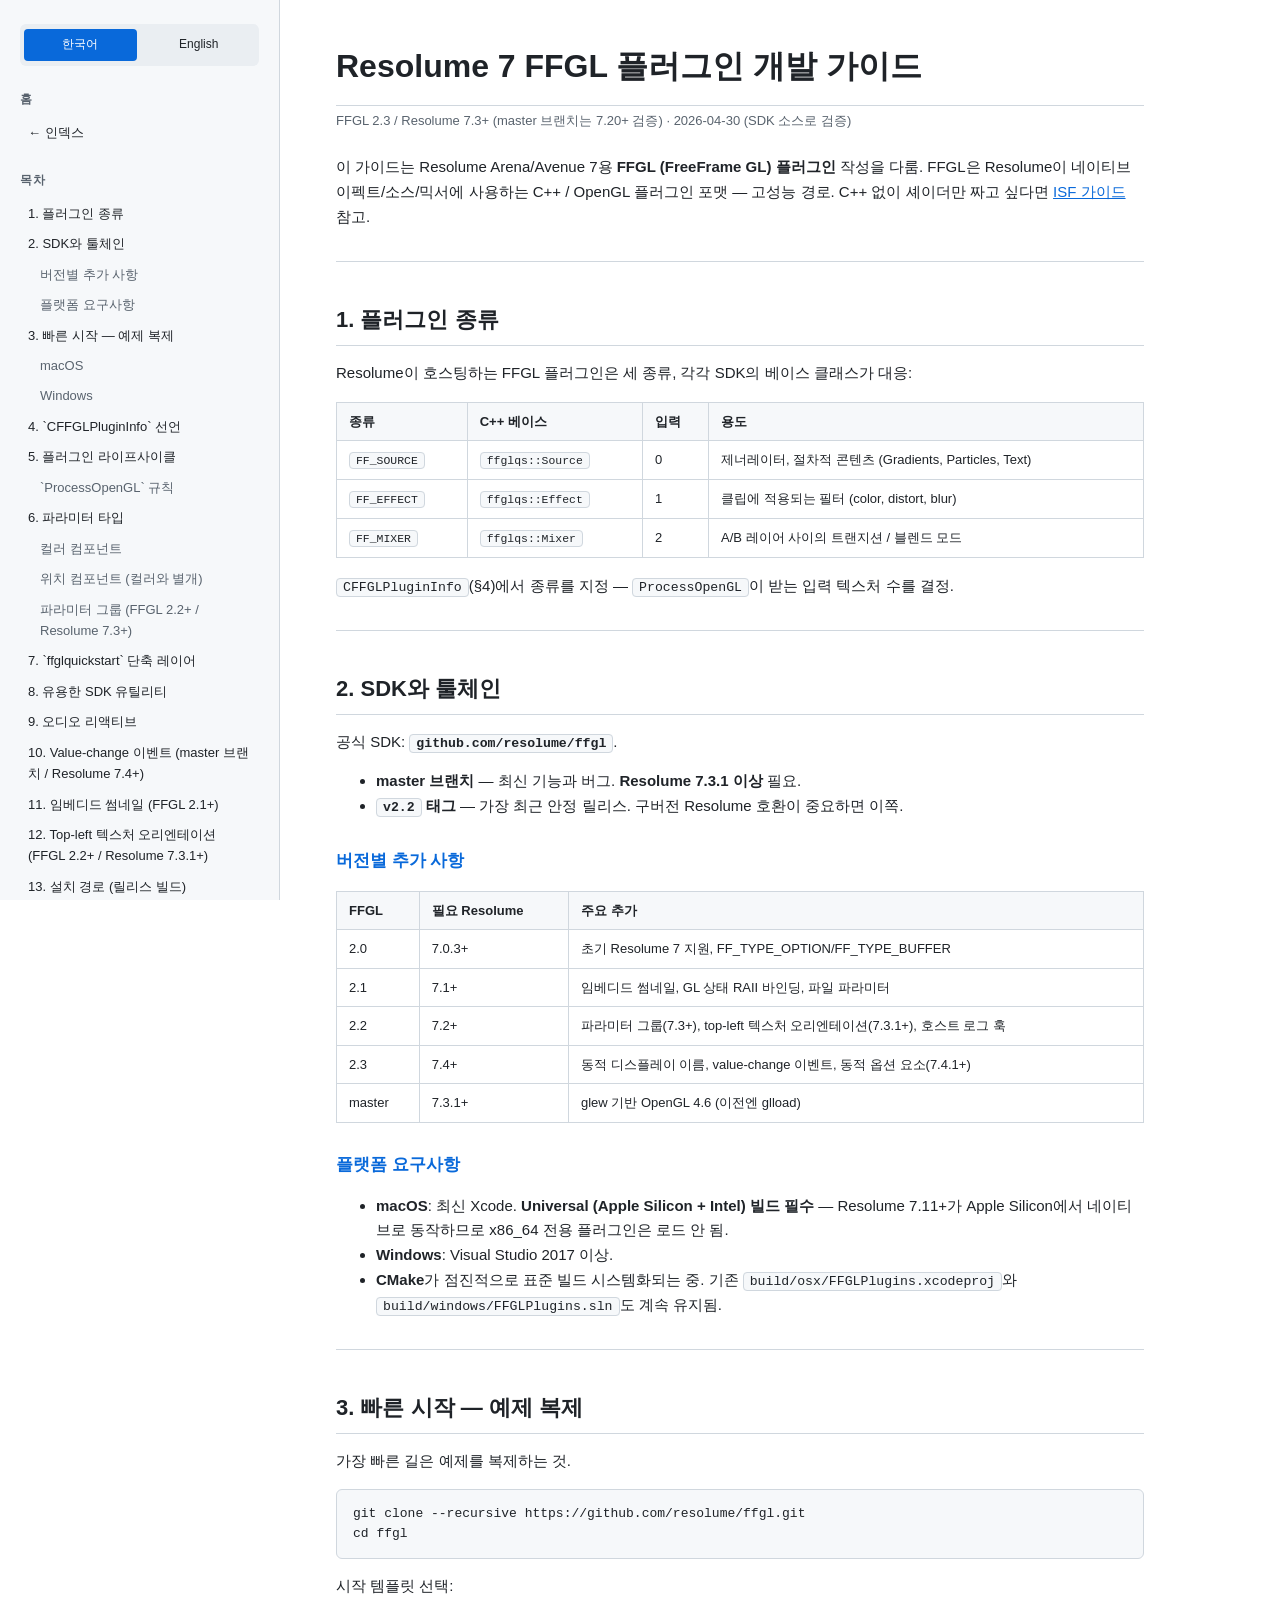
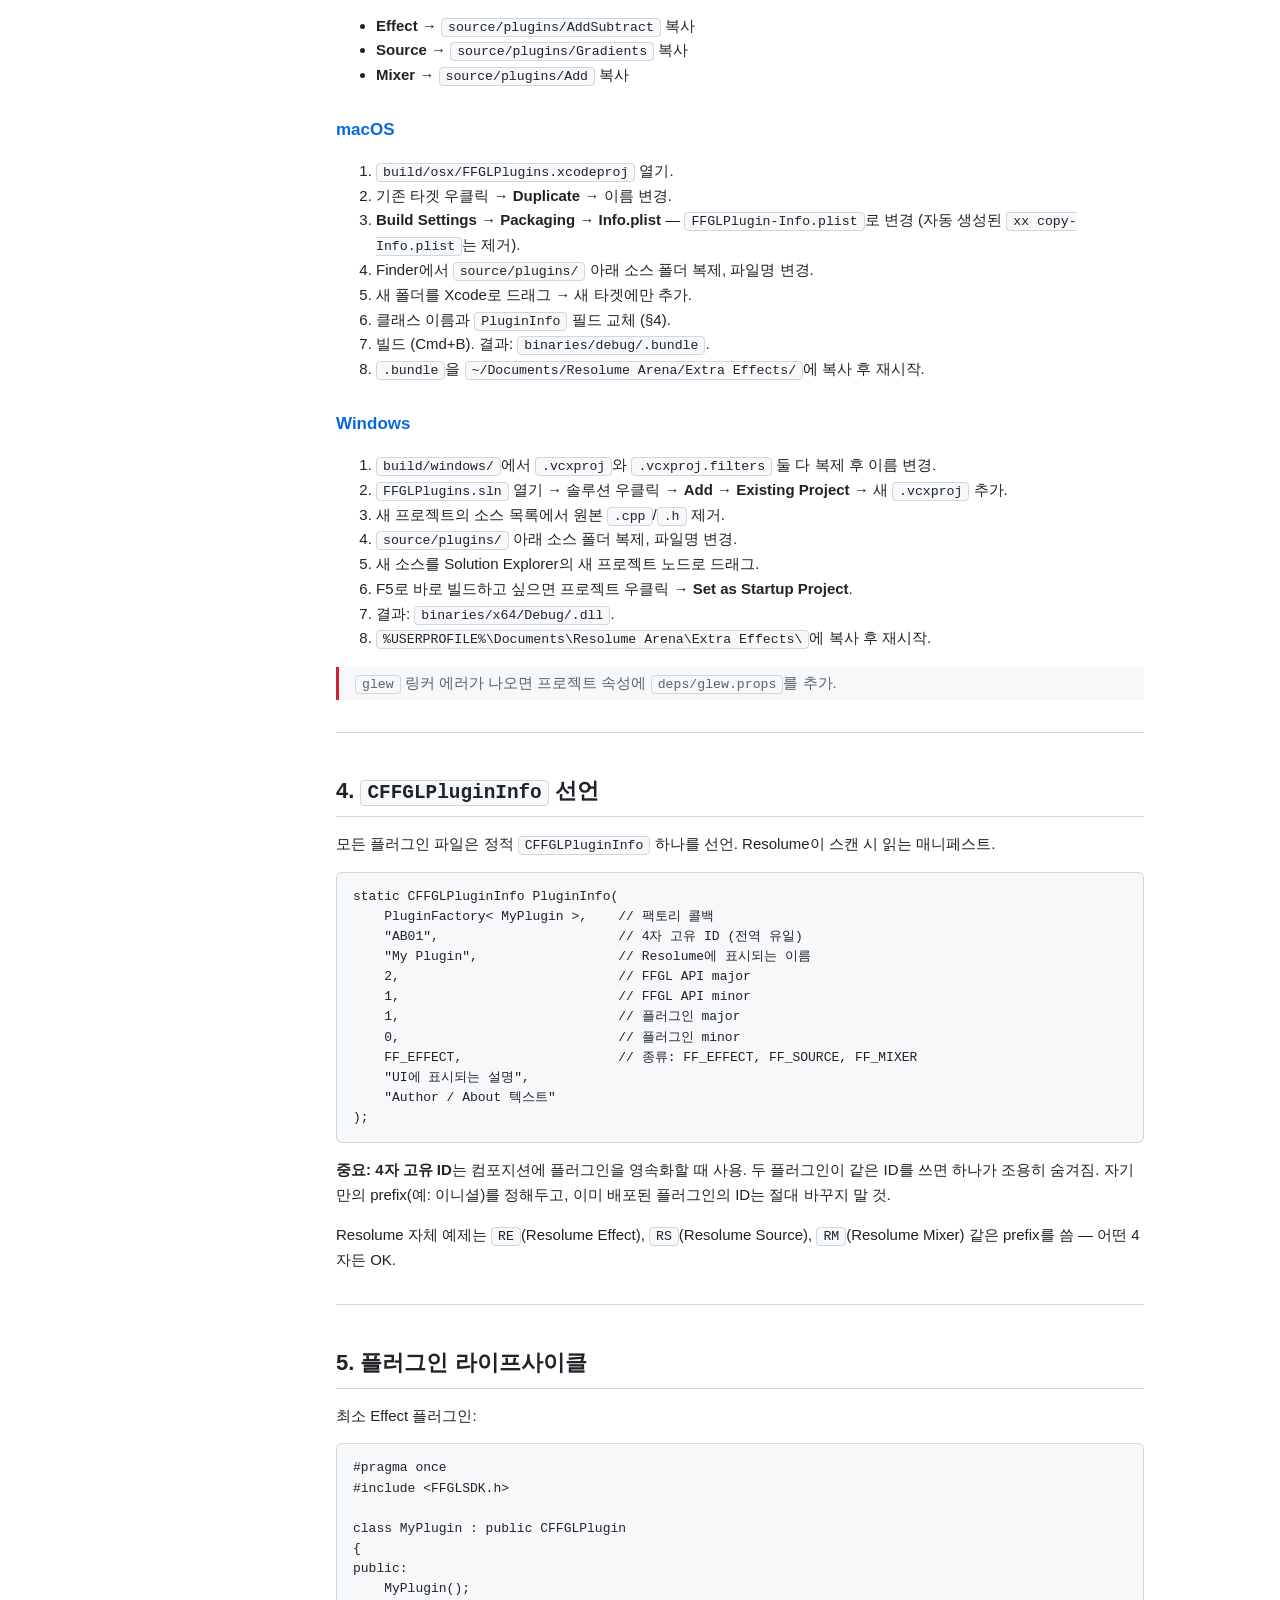
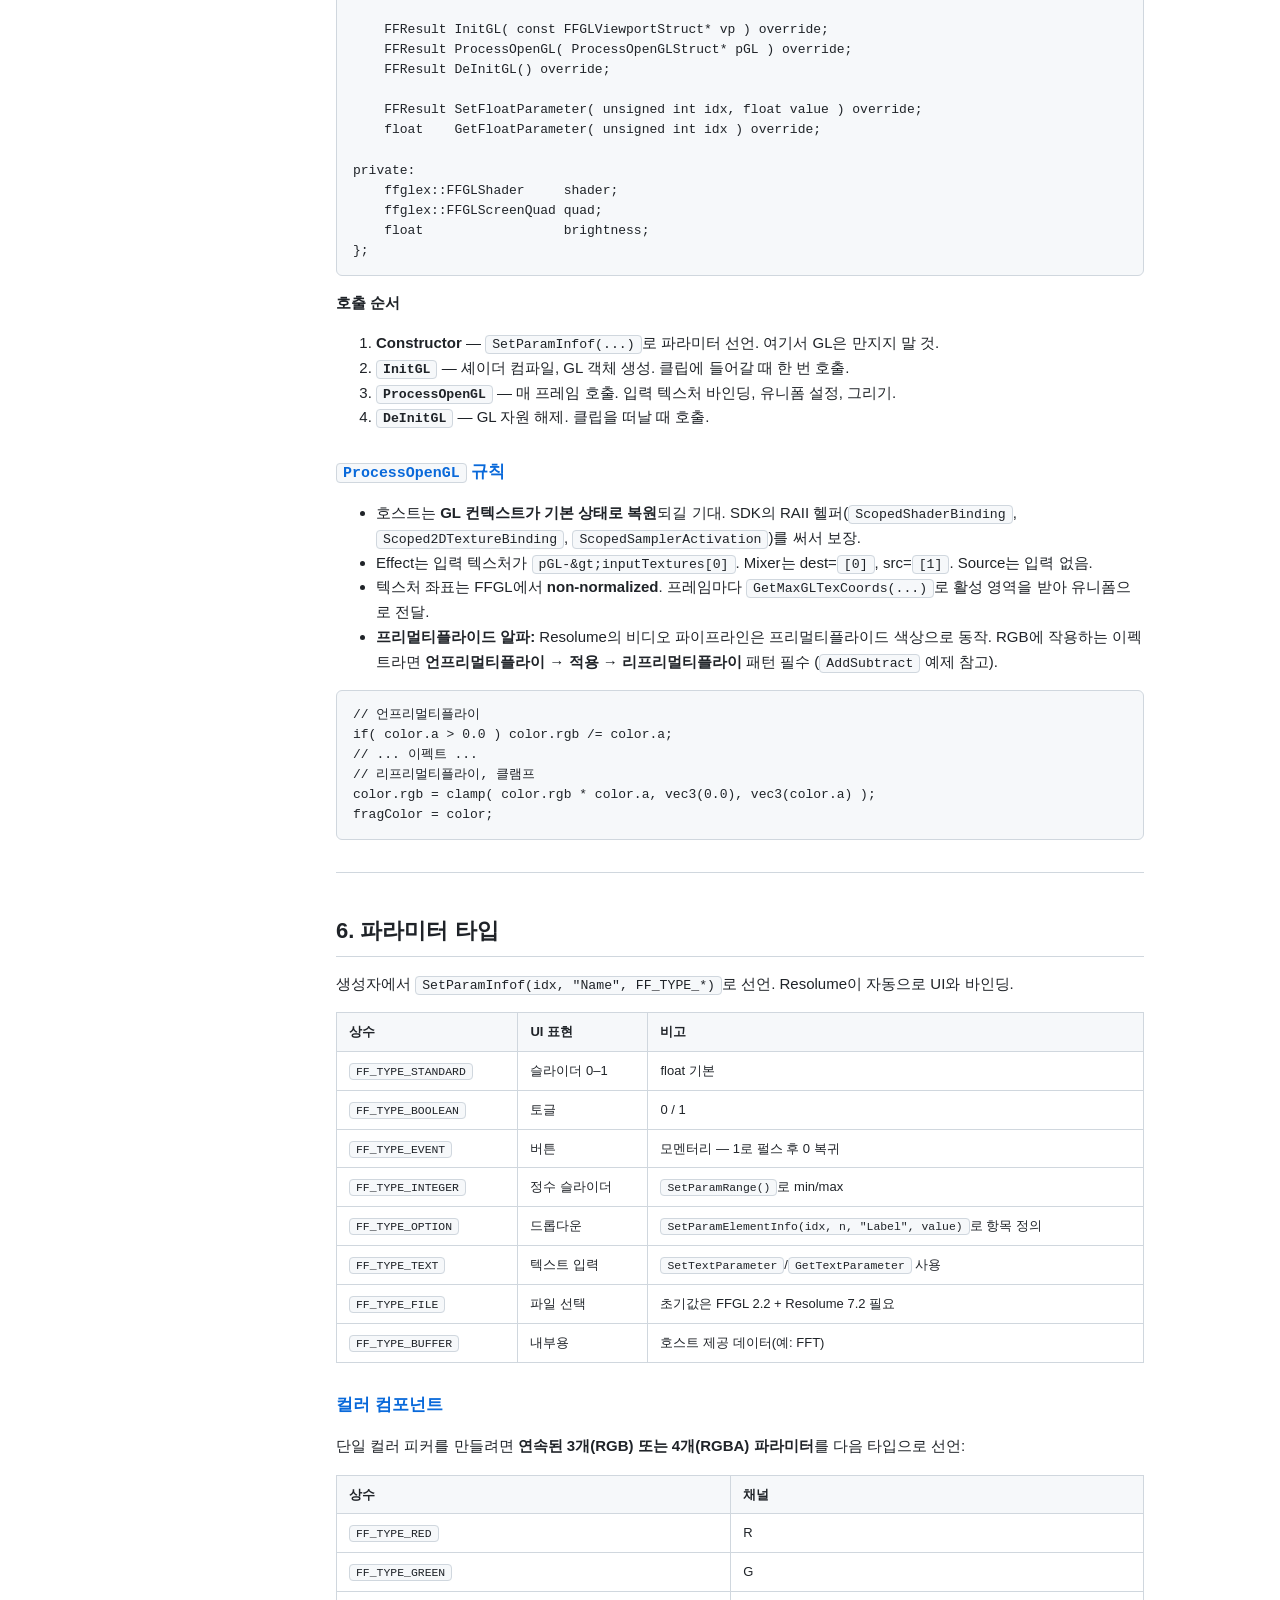
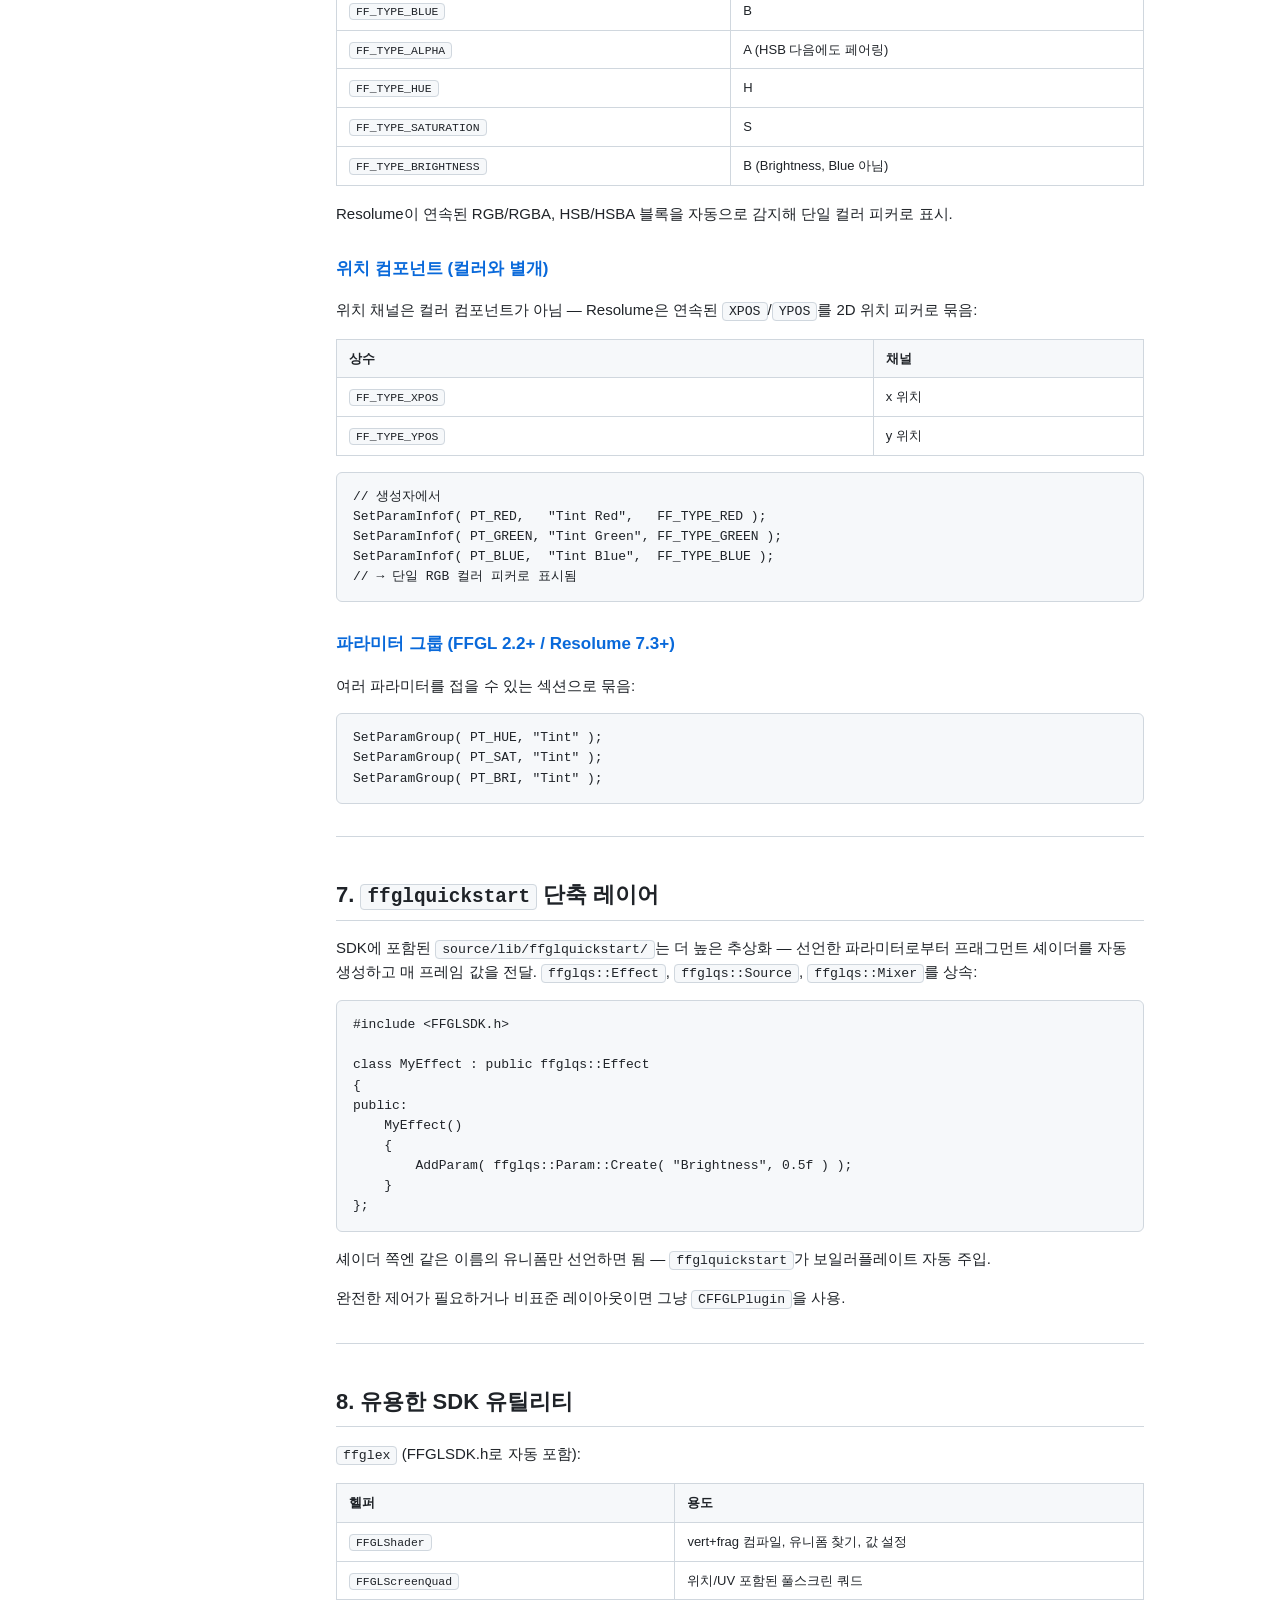
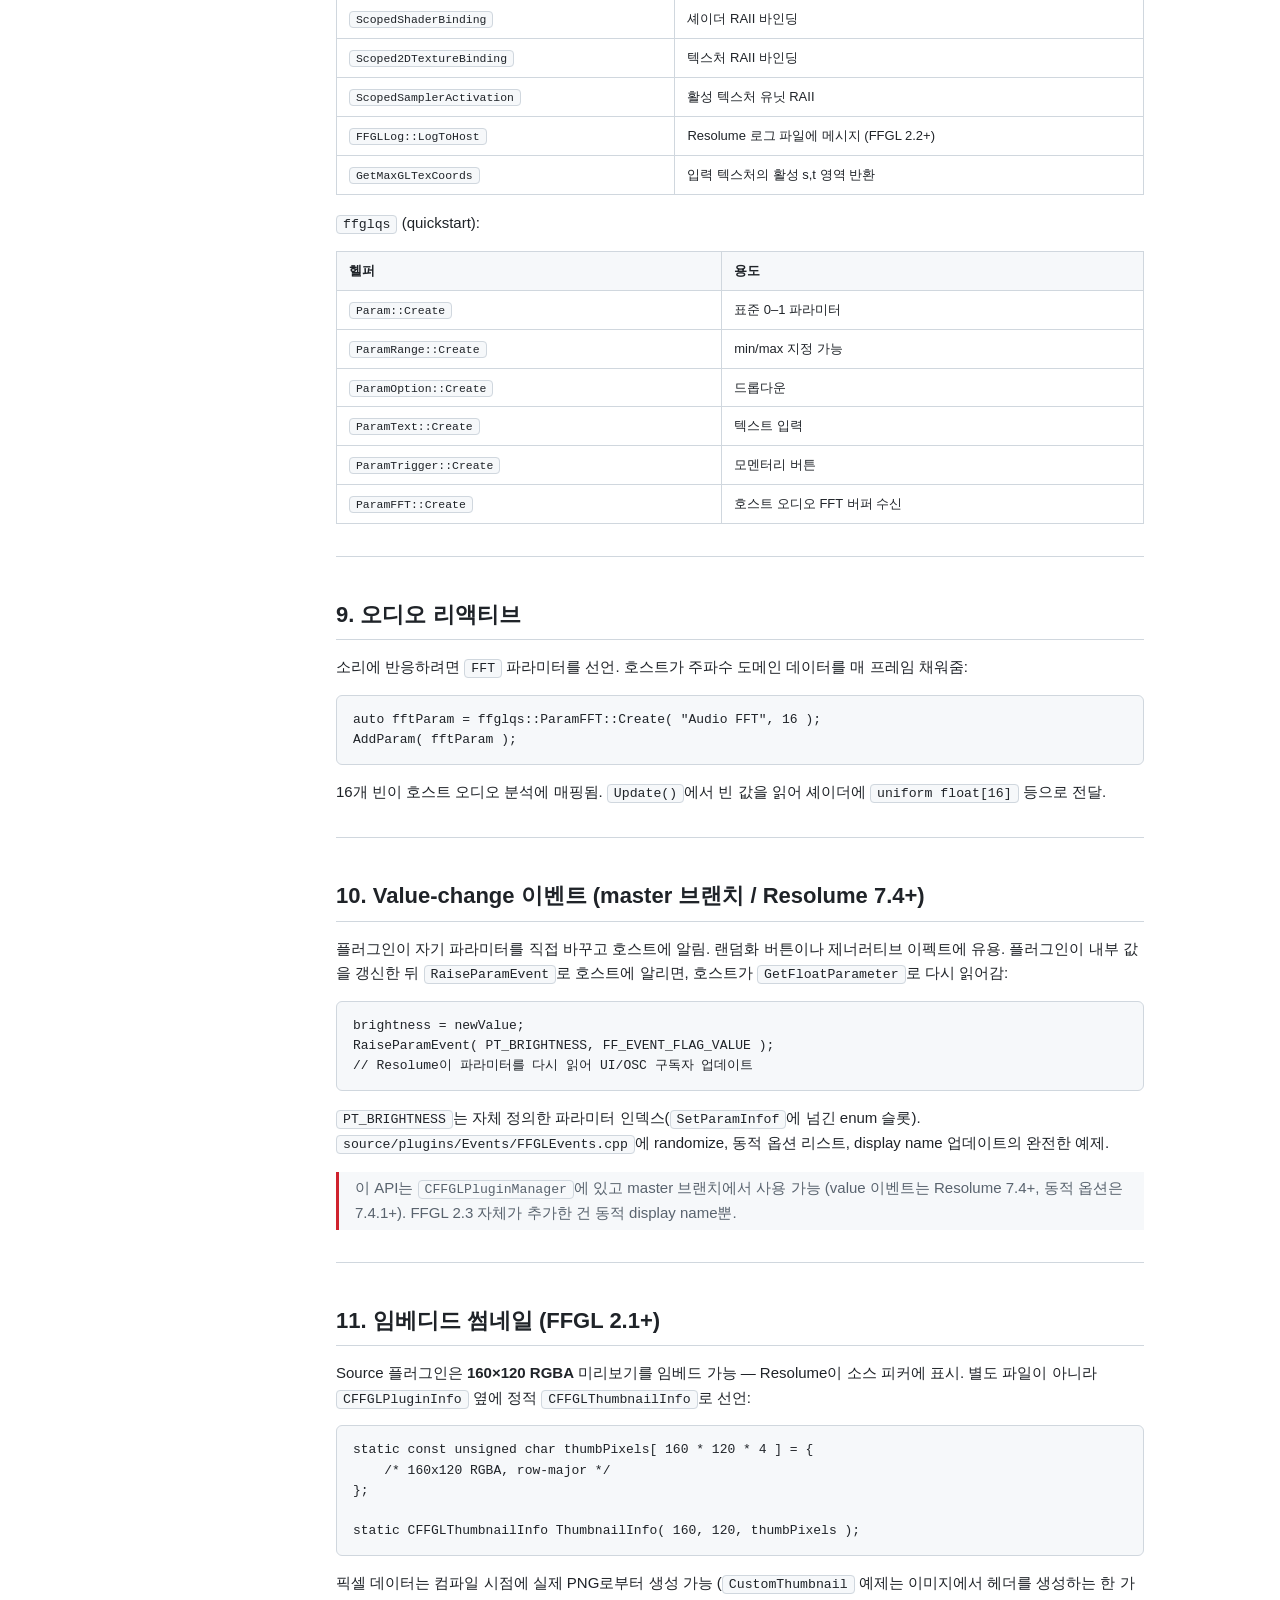
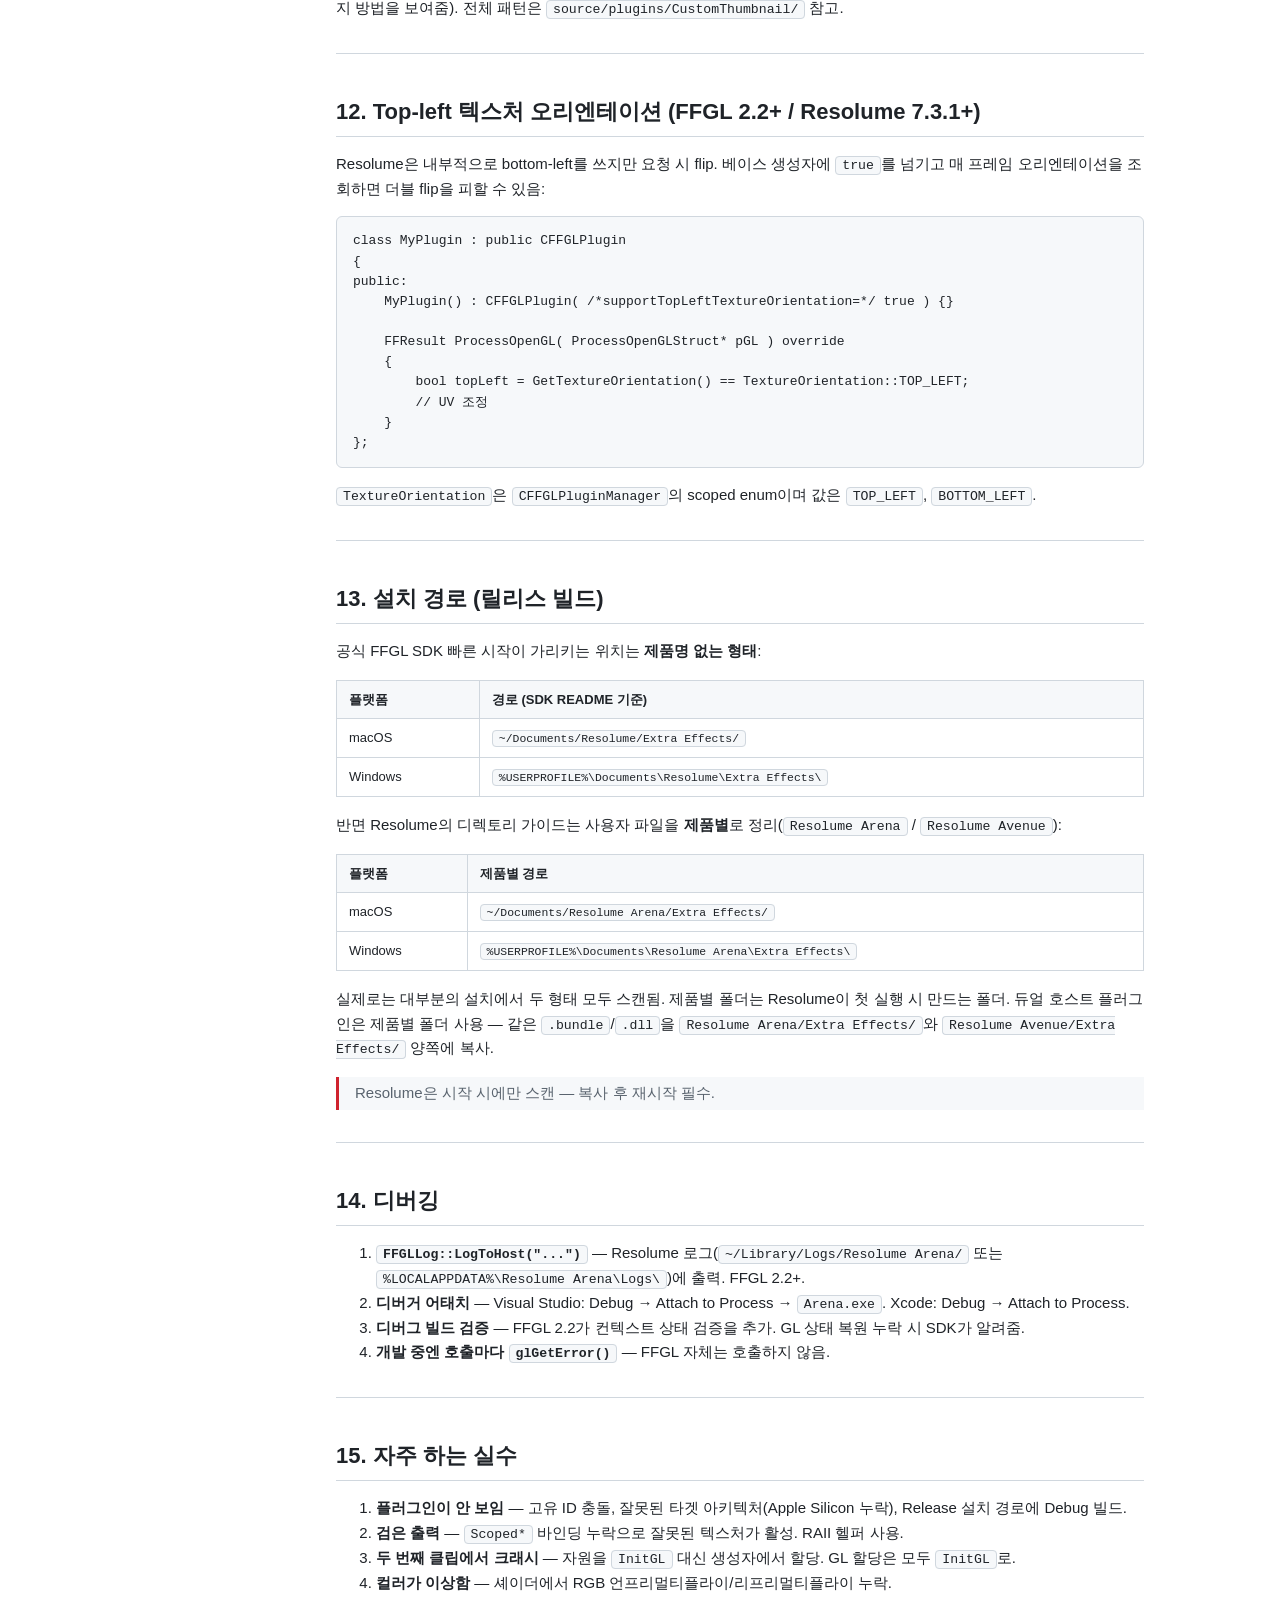
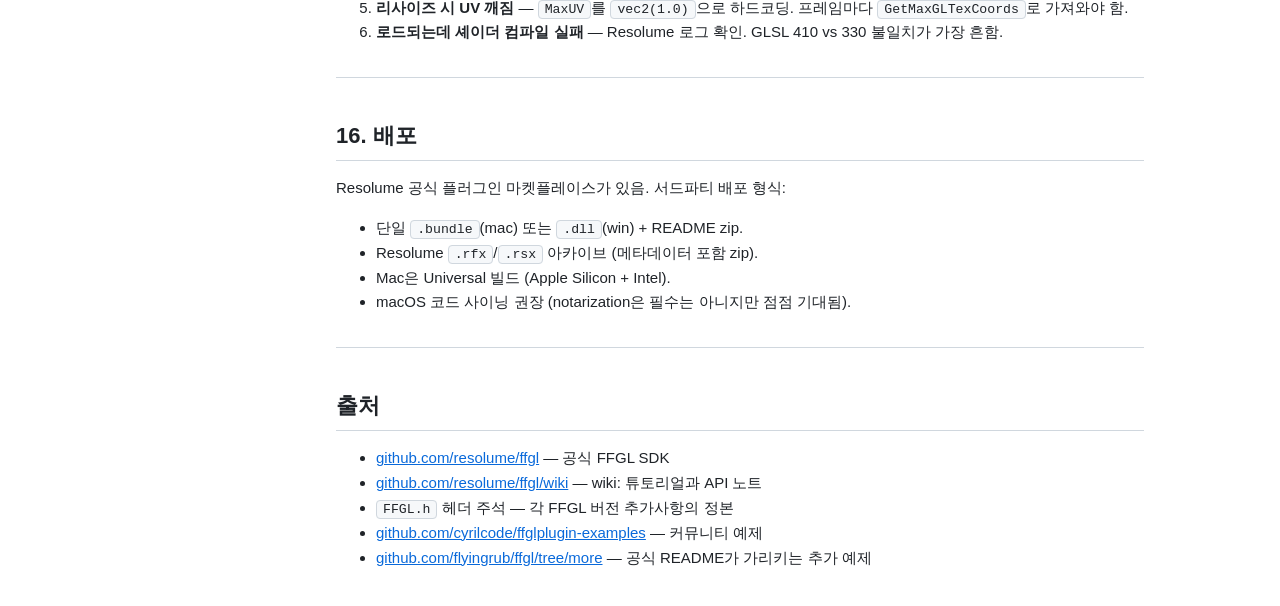
<file: ffgl/ffgl-guide.ko.html>
<!DOCTYPE html>
<html lang="ko">
<head>
<meta charset="utf-8">
<meta name="viewport" content="width=device-width, initial-scale=1">
<title>Resolume 7 FFGL 플러그인 개발 가이드</title>
<link rel="stylesheet" href="../assets/style.css">
</head>
<body>
<div class="layout">
<aside class="sidebar">
<div class="lang-toggle">
<a class="active" href="#">한국어</a>
<a href="ffgl-guide.en.html">English</a>
</div>
<h2>홈</h2>
<a href="../README.ko.html">← 인덱스</a>
<h2>목차</h2>
<a class="depth-2" href="#1-플러그인-종류">1. 플러그인 종류</a>
<a class="depth-2" href="#2-sdk와-툴체인">2. SDK와 툴체인</a>
<a class="depth-3" href="#버전별-추가-사항">버전별 추가 사항</a>
<a class="depth-3" href="#플랫폼-요구사항">플랫폼 요구사항</a>
<a class="depth-2" href="#3-빠른-시작-예제-복제">3. 빠른 시작 — 예제 복제</a>
<a class="depth-3" href="#macos">macOS</a>
<a class="depth-3" href="#windows">Windows</a>
<a class="depth-2" href="#4-cffglplugininfo-선언">4. `CFFGLPluginInfo` 선언</a>
<a class="depth-2" href="#5-플러그인-라이프사이클">5. 플러그인 라이프사이클</a>
<a class="depth-3" href="#processopengl-규칙">`ProcessOpenGL` 규칙</a>
<a class="depth-2" href="#6-파라미터-타입">6. 파라미터 타입</a>
<a class="depth-3" href="#컬러-컴포넌트">컬러 컴포넌트</a>
<a class="depth-3" href="#위치-컴포넌트-컬러와-별개">위치 컴포넌트 (컬러와 별개)</a>
<a class="depth-3" href="#파라미터-그룹-ffgl-22-resolume-73">파라미터 그룹 (FFGL 2.2+ / Resolume 7.3+)</a>
<a class="depth-2" href="#7-ffglquickstart-단축-레이어">7. `ffglquickstart` 단축 레이어</a>
<a class="depth-2" href="#8-유용한-sdk-유틸리티">8. 유용한 SDK 유틸리티</a>
<a class="depth-2" href="#9-오디오-리액티브">9. 오디오 리액티브</a>
<a class="depth-2" href="#10-value-change-이벤트-master-브랜치-resolume-74">10. Value-change 이벤트 (master 브랜치 / Resolume 7.4+)</a>
<a class="depth-2" href="#11-임베디드-썸네일-ffgl-21">11. 임베디드 썸네일 (FFGL 2.1+)</a>
<a class="depth-2" href="#12-top-left-텍스처-오리엔테이션-ffgl-22-resolume-731">12. Top-left 텍스처 오리엔테이션 (FFGL 2.2+ / Resolume 7.3.1+)</a>
<a class="depth-2" href="#13-설치-경로-릴리스-빌드">13. 설치 경로 (릴리스 빌드)</a>
<a class="depth-2" href="#14-디버깅">14. 디버깅</a>
<a class="depth-2" href="#15-자주-하는-실수">15. 자주 하는 실수</a>
<a class="depth-2" href="#16-배포">16. 배포</a>
<a class="depth-2" href="#출처">출처</a>
</aside>
<main>
<h1>Resolume 7 FFGL 플러그인 개발 가이드</h1>
<div class="meta">FFGL 2.3 / Resolume 7.3+ (master 브랜치는 7.20+ 검증) · 2026-04-30 (SDK 소스로 검증)</div>
<p>이 가이드는 Resolume Arena/Avenue 7용 <strong>FFGL (FreeFrame GL) 플러그인</strong> 작성을 다룸. FFGL은 Resolume이 네이티브 이펙트/소스/믹서에 사용하는 C++ / OpenGL 플러그인 포맷 — 고성능 경로. C++ 없이 셰이더만 짜고 싶다면 <a href="../isf/isf-guide.ko.html">ISF 가이드</a> 참고.</p>
<hr>
<h2 id="1-플러그인-종류">1. 플러그인 종류</h2>
<p>Resolume이 호스팅하는 FFGL 플러그인은 세 종류, 각각 SDK의 베이스 클래스가 대응:</p>
<table>
<thead><tr>
<th>종류</th>
<th>C++ 베이스</th>
<th>입력</th>
<th>용도</th>
</tr></thead><tbody>
<tr>
<td><code>FF_SOURCE</code></td>
<td><code>ffglqs::Source</code></td>
<td>0</td>
<td>제너레이터, 절차적 콘텐츠 (Gradients, Particles, Text)</td>
</tr>
<tr>
<td><code>FF_EFFECT</code></td>
<td><code>ffglqs::Effect</code></td>
<td>1</td>
<td>클립에 적용되는 필터 (color, distort, blur)</td>
</tr>
<tr>
<td><code>FF_MIXER</code></td>
<td><code>ffglqs::Mixer</code></td>
<td>2</td>
<td>A/B 레이어 사이의 트랜지션 / 블렌드 모드</td>
</tr>
</tbody></table>
<p><code>CFFGLPluginInfo</code>(§4)에서 종류를 지정 — <code>ProcessOpenGL</code>이 받는 입력 텍스처 수를 결정.</p>
<hr>
<h2 id="2-sdk와-툴체인">2. SDK와 툴체인</h2>
<p>공식 SDK: <strong><code>github.com/resolume/ffgl</code></strong>.</p>
<ul>
<li><strong>master 브랜치</strong> — 최신 기능과 버그. <strong>Resolume 7.3.1 이상</strong> 필요.</li>
<li><strong><code>v2.2</code> 태그</strong> — 가장 최근 안정 릴리스. 구버전 Resolume 호환이 중요하면 이쪽.</li>
</ul>
<h3 id="버전별-추가-사항">버전별 추가 사항</h3>
<table>
<thead><tr>
<th>FFGL</th>
<th>필요 Resolume</th>
<th>주요 추가</th>
</tr></thead><tbody>
<tr>
<td>2.0</td>
<td>7.0.3+</td>
<td>초기 Resolume 7 지원, FF_TYPE_OPTION/FF_TYPE_BUFFER</td>
</tr>
<tr>
<td>2.1</td>
<td>7.1+</td>
<td>임베디드 썸네일, GL 상태 RAII 바인딩, 파일 파라미터</td>
</tr>
<tr>
<td>2.2</td>
<td>7.2+</td>
<td>파라미터 그룹(7.3+), top-left 텍스처 오리엔테이션(7.3.1+), 호스트 로그 훅</td>
</tr>
<tr>
<td>2.3</td>
<td>7.4+</td>
<td>동적 디스플레이 이름, value-change 이벤트, 동적 옵션 요소(7.4.1+)</td>
</tr>
<tr>
<td>master</td>
<td>7.3.1+</td>
<td>glew 기반 OpenGL 4.6 (이전엔 glload)</td>
</tr>
</tbody></table>
<h3 id="플랫폼-요구사항">플랫폼 요구사항</h3>
<ul>
<li><strong>macOS</strong>: 최신 Xcode. <strong>Universal (Apple Silicon + Intel) 빌드 필수</strong> — Resolume 7.11+가 Apple Silicon에서 네이티브로 동작하므로 x86_64 전용 플러그인은 로드 안 됨.</li>
<li><strong>Windows</strong>: Visual Studio 2017 이상.</li>
<li><strong>CMake</strong>가 점진적으로 표준 빌드 시스템화되는 중. 기존 <code>build/osx/FFGLPlugins.xcodeproj</code>와 <code>build/windows/FFGLPlugins.sln</code>도 계속 유지됨.</li>
</ul>
<hr>
<h2 id="3-빠른-시작-예제-복제">3. 빠른 시작 — 예제 복제</h2>
<p>가장 빠른 길은 예제를 복제하는 것.</p>
<pre><code class="lang-bash">git clone --recursive https://github.com/resolume/ffgl.git
cd ffgl</code></pre>
<p>시작 템플릿 선택:</p>
<ul>
<li><strong>Effect</strong> → <code>source/plugins/AddSubtract</code> 복사</li>
<li><strong>Source</strong> → <code>source/plugins/Gradients</code> 복사</li>
<li><strong>Mixer</strong> → <code>source/plugins/Add</code> 복사</li>
</ul>
<h3 id="macos">macOS</h3>
<ol>
<li><code>build/osx/FFGLPlugins.xcodeproj</code> 열기.</li>
<li>기존 타겟 우클릭 → <strong>Duplicate</strong> → 이름 변경.</li>
<li><strong>Build Settings → Packaging → Info.plist</strong> — <code>FFGLPlugin-Info.plist</code>로 변경 (자동 생성된 <code>xx copy-Info.plist</code>는 제거).</li>
<li>Finder에서 <code>source/plugins/<YourName></code> 아래 소스 폴더 복제, 파일명 변경.</li>
<li>새 폴더를 Xcode로 드래그 → 새 타겟에만 추가.</li>
<li>클래스 이름과 <code>PluginInfo</code> 필드 교체 (§4).</li>
<li>빌드 (Cmd+B). 결과: <code>binaries/debug/<YourName>.bundle</code>.</li>
<li><code>.bundle</code>을 <code>~/Documents/Resolume Arena/Extra Effects/</code>에 복사 후 재시작.</li>
</ol>
<h3 id="windows">Windows</h3>
<ol>
<li><code>build/windows/</code>에서 <code>.vcxproj</code>와 <code>.vcxproj.filters</code> 둘 다 복제 후 이름 변경.</li>
<li><code>FFGLPlugins.sln</code> 열기 → 솔루션 우클릭 → <strong>Add → Existing Project</strong> → 새 <code>.vcxproj</code> 추가.</li>
<li>새 프로젝트의 소스 목록에서 원본 <code>.cpp</code>/<code>.h</code> 제거.</li>
<li><code>source/plugins/<YourName></code> 아래 소스 폴더 복제, 파일명 변경.</li>
<li>새 소스를 Solution Explorer의 새 프로젝트 노드로 드래그.</li>
<li>F5로 바로 빌드하고 싶으면 프로젝트 우클릭 → <strong>Set as Startup Project</strong>.</li>
<li>결과: <code>binaries/x64/Debug/<YourName>.dll</code>.</li>
<li><code>%USERPROFILE%\Documents\Resolume Arena\Extra Effects\</code>에 복사 후 재시작.</li>
</ol>
<blockquote><code>glew</code> 링커 에러가 나오면 프로젝트 속성에 <code>deps/glew.props</code>를 추가.</blockquote>
<hr>
<h2 id="4-cffglplugininfo-선언">4. <code>CFFGLPluginInfo</code> 선언</h2>
<p>모든 플러그인 파일은 정적 <code>CFFGLPluginInfo</code> 하나를 선언. Resolume이 스캔 시 읽는 매니페스트.</p>
<pre><code class="lang-cpp">static CFFGLPluginInfo PluginInfo(
    PluginFactory&lt; MyPlugin &gt;,    // 팩토리 콜백
    "AB01",                       // 4자 고유 ID (전역 유일)
    "My Plugin",                  // Resolume에 표시되는 이름
    2,                            // FFGL API major
    1,                            // FFGL API minor
    1,                            // 플러그인 major
    0,                            // 플러그인 minor
    FF_EFFECT,                    // 종류: FF_EFFECT, FF_SOURCE, FF_MIXER
    "UI에 표시되는 설명",
    "Author / About 텍스트"
);</code></pre>
<p><strong>중요:</strong> <strong>4자 고유 ID</strong>는 컴포지션에 플러그인을 영속화할 때 사용. 두 플러그인이 같은 ID를 쓰면 하나가 조용히 숨겨짐. 자기만의 prefix(예: 이니셜)를 정해두고, 이미 배포된 플러그인의 ID는 절대 바꾸지 말 것.</p>
<p>Resolume 자체 예제는 <code>RE</code>(Resolume Effect), <code>RS</code>(Resolume Source), <code>RM</code>(Resolume Mixer) 같은 prefix를 씀 — 어떤 4자든 OK.</p>
<hr>
<h2 id="5-플러그인-라이프사이클">5. 플러그인 라이프사이클</h2>
<p>최소 Effect 플러그인:</p>
<pre><code class="lang-cpp">#pragma once
#include &lt;FFGLSDK.h&gt;

class MyPlugin : public CFFGLPlugin
{
public:
    MyPlugin();

    FFResult InitGL( const FFGLViewportStruct* vp ) override;
    FFResult ProcessOpenGL( ProcessOpenGLStruct* pGL ) override;
    FFResult DeInitGL() override;

    FFResult SetFloatParameter( unsigned int idx, float value ) override;
    float    GetFloatParameter( unsigned int idx ) override;

private:
    ffglex::FFGLShader     shader;
    ffglex::FFGLScreenQuad quad;
    float                  brightness;
};</code></pre>
<p><strong>호출 순서</strong></p>
<ol>
<li><strong>Constructor</strong> — <code>SetParamInfof(...)</code>로 파라미터 선언. 여기서 GL은 만지지 말 것.</li>
<li><strong><code>InitGL</code></strong> — 셰이더 컴파일, GL 객체 생성. 클립에 들어갈 때 한 번 호출.</li>
<li><strong><code>ProcessOpenGL</code></strong> — 매 프레임 호출. 입력 텍스처 바인딩, 유니폼 설정, 그리기.</li>
<li><strong><code>DeInitGL</code></strong> — GL 자원 해제. 클립을 떠날 때 호출.</li>
</ol>
<h3 id="processopengl-규칙"><code>ProcessOpenGL</code> 규칙</h3>
<ul>
<li>호스트는 <strong>GL 컨텍스트가 기본 상태로 복원</strong>되길 기대. SDK의 RAII 헬퍼(<code>ScopedShaderBinding</code>, <code>Scoped2DTextureBinding</code>, <code>ScopedSamplerActivation</code>)를 써서 보장.</li>
<li>Effect는 입력 텍스처가 <code>pGL-&amp;gt;inputTextures[0]</code>. Mixer는 dest=<code>[0]</code>, src=<code>[1]</code>. Source는 입력 없음.</li>
<li>텍스처 좌표는 FFGL에서 <strong>non-normalized</strong>. 프레임마다 <code>GetMaxGLTexCoords(...)</code>로 활성 영역을 받아 유니폼으로 전달.</li>
<li><strong>프리멀티플라이드 알파:</strong> Resolume의 비디오 파이프라인은 프리멀티플라이드 색상으로 동작. RGB에 작용하는 이펙트라면 <strong>언프리멀티플라이 → 적용 → 리프리멀티플라이</strong> 패턴 필수 (<code>AddSubtract</code> 예제 참고).</li>
</ul>
<pre><code class="lang-glsl">// 언프리멀티플라이
if( color.a &gt; 0.0 ) color.rgb /= color.a;
// ... 이펙트 ...
// 리프리멀티플라이, 클램프
color.rgb = clamp( color.rgb * color.a, vec3(0.0), vec3(color.a) );
fragColor = color;</code></pre>
<hr>
<h2 id="6-파라미터-타입">6. 파라미터 타입</h2>
<p>생성자에서 <code>SetParamInfof(idx, "Name", FF_TYPE_*)</code>로 선언. Resolume이 자동으로 UI와 바인딩.</p>
<table>
<thead><tr>
<th>상수</th>
<th>UI 표현</th>
<th>비고</th>
</tr></thead><tbody>
<tr>
<td><code>FF_TYPE_STANDARD</code></td>
<td>슬라이더 0–1</td>
<td>float 기본</td>
</tr>
<tr>
<td><code>FF_TYPE_BOOLEAN</code></td>
<td>토글</td>
<td>0 / 1</td>
</tr>
<tr>
<td><code>FF_TYPE_EVENT</code></td>
<td>버튼</td>
<td>모멘터리 — 1로 펄스 후 0 복귀</td>
</tr>
<tr>
<td><code>FF_TYPE_INTEGER</code></td>
<td>정수 슬라이더</td>
<td><code>SetParamRange()</code>로 min/max</td>
</tr>
<tr>
<td><code>FF_TYPE_OPTION</code></td>
<td>드롭다운</td>
<td><code>SetParamElementInfo(idx, n, "Label", value)</code>로 항목 정의</td>
</tr>
<tr>
<td><code>FF_TYPE_TEXT</code></td>
<td>텍스트 입력</td>
<td><code>SetTextParameter</code>/<code>GetTextParameter</code> 사용</td>
</tr>
<tr>
<td><code>FF_TYPE_FILE</code></td>
<td>파일 선택</td>
<td>초기값은 FFGL 2.2 + Resolume 7.2 필요</td>
</tr>
<tr>
<td><code>FF_TYPE_BUFFER</code></td>
<td>내부용</td>
<td>호스트 제공 데이터(예: FFT)</td>
</tr>
</tbody></table>
<h3 id="컬러-컴포넌트">컬러 컴포넌트</h3>
<p>단일 컬러 피커를 만들려면 <strong>연속된 3개(RGB) 또는 4개(RGBA) 파라미터</strong>를 다음 타입으로 선언:</p>
<table>
<thead><tr>
<th>상수</th>
<th>채널</th>
</tr></thead><tbody>
<tr>
<td><code>FF_TYPE_RED</code></td>
<td>R</td>
</tr>
<tr>
<td><code>FF_TYPE_GREEN</code></td>
<td>G</td>
</tr>
<tr>
<td><code>FF_TYPE_BLUE</code></td>
<td>B</td>
</tr>
<tr>
<td><code>FF_TYPE_ALPHA</code></td>
<td>A (HSB 다음에도 페어링)</td>
</tr>
<tr>
<td><code>FF_TYPE_HUE</code></td>
<td>H</td>
</tr>
<tr>
<td><code>FF_TYPE_SATURATION</code></td>
<td>S</td>
</tr>
<tr>
<td><code>FF_TYPE_BRIGHTNESS</code></td>
<td>B (Brightness, Blue 아님)</td>
</tr>
</tbody></table>
<p>Resolume이 연속된 RGB/RGBA, HSB/HSBA 블록을 자동으로 감지해 단일 컬러 피커로 표시.</p>
<h3 id="위치-컴포넌트-컬러와-별개">위치 컴포넌트 (컬러와 별개)</h3>
<p>위치 채널은 컬러 컴포넌트가 아님 — Resolume은 연속된 <code>XPOS</code>/<code>YPOS</code>를 2D 위치 피커로 묶음:</p>
<table>
<thead><tr>
<th>상수</th>
<th>채널</th>
</tr></thead><tbody>
<tr>
<td><code>FF_TYPE_XPOS</code></td>
<td>x 위치</td>
</tr>
<tr>
<td><code>FF_TYPE_YPOS</code></td>
<td>y 위치</td>
</tr>
</tbody></table>
<pre><code class="lang-cpp">// 생성자에서
SetParamInfof( PT_RED,   "Tint Red",   FF_TYPE_RED );
SetParamInfof( PT_GREEN, "Tint Green", FF_TYPE_GREEN );
SetParamInfof( PT_BLUE,  "Tint Blue",  FF_TYPE_BLUE );
// → 단일 RGB 컬러 피커로 표시됨</code></pre>
<h3 id="파라미터-그룹-ffgl-22-resolume-73">파라미터 그룹 (FFGL 2.2+ / Resolume 7.3+)</h3>
<p>여러 파라미터를 접을 수 있는 섹션으로 묶음:</p>
<pre><code class="lang-cpp">SetParamGroup( PT_HUE, "Tint" );
SetParamGroup( PT_SAT, "Tint" );
SetParamGroup( PT_BRI, "Tint" );</code></pre>
<hr>
<h2 id="7-ffglquickstart-단축-레이어">7. <code>ffglquickstart</code> 단축 레이어</h2>
<p>SDK에 포함된 <code>source/lib/ffglquickstart/</code>는 더 높은 추상화 — 선언한 파라미터로부터 프래그먼트 셰이더를 자동 생성하고 매 프레임 값을 전달. <code>ffglqs::Effect</code>, <code>ffglqs::Source</code>, <code>ffglqs::Mixer</code>를 상속:</p>
<pre><code class="lang-cpp">#include &lt;FFGLSDK.h&gt;

class MyEffect : public ffglqs::Effect
{
public:
    MyEffect()
    {
        AddParam( ffglqs::Param::Create( "Brightness", 0.5f ) );
    }
};</code></pre>
<p>셰이더 쪽엔 같은 이름의 유니폼만 선언하면 됨 — <code>ffglquickstart</code>가 보일러플레이트 자동 주입.</p>
<p>완전한 제어가 필요하거나 비표준 레이아웃이면 그냥 <code>CFFGLPlugin</code>을 사용.</p>
<hr>
<h2 id="8-유용한-sdk-유틸리티">8. 유용한 SDK 유틸리티</h2>
<p><code>ffglex</code> (FFGLSDK.h로 자동 포함):</p>
<table>
<thead><tr>
<th>헬퍼</th>
<th>용도</th>
</tr></thead><tbody>
<tr>
<td><code>FFGLShader</code></td>
<td>vert+frag 컴파일, 유니폼 찾기, 값 설정</td>
</tr>
<tr>
<td><code>FFGLScreenQuad</code></td>
<td>위치/UV 포함된 풀스크린 쿼드</td>
</tr>
<tr>
<td><code>ScopedShaderBinding</code></td>
<td>셰이더 RAII 바인딩</td>
</tr>
<tr>
<td><code>Scoped2DTextureBinding</code></td>
<td>텍스처 RAII 바인딩</td>
</tr>
<tr>
<td><code>ScopedSamplerActivation</code></td>
<td>활성 텍스처 유닛 RAII</td>
</tr>
<tr>
<td><code>FFGLLog::LogToHost</code></td>
<td>Resolume 로그 파일에 메시지 (FFGL 2.2+)</td>
</tr>
<tr>
<td><code>GetMaxGLTexCoords</code></td>
<td>입력 텍스처의 활성 s,t 영역 반환</td>
</tr>
</tbody></table>
<p><code>ffglqs</code> (quickstart):</p>
<table>
<thead><tr>
<th>헬퍼</th>
<th>용도</th>
</tr></thead><tbody>
<tr>
<td><code>Param::Create</code></td>
<td>표준 0–1 파라미터</td>
</tr>
<tr>
<td><code>ParamRange::Create</code></td>
<td>min/max 지정 가능</td>
</tr>
<tr>
<td><code>ParamOption::Create</code></td>
<td>드롭다운</td>
</tr>
<tr>
<td><code>ParamText::Create</code></td>
<td>텍스트 입력</td>
</tr>
<tr>
<td><code>ParamTrigger::Create</code></td>
<td>모멘터리 버튼</td>
</tr>
<tr>
<td><code>ParamFFT::Create</code></td>
<td>호스트 오디오 FFT 버퍼 수신</td>
</tr>
</tbody></table>
<hr>
<h2 id="9-오디오-리액티브">9. 오디오 리액티브</h2>
<p>소리에 반응하려면 <code>FFT</code> 파라미터를 선언. 호스트가 주파수 도메인 데이터를 매 프레임 채워줌:</p>
<pre><code class="lang-cpp">auto fftParam = ffglqs::ParamFFT::Create( "Audio FFT", 16 );
AddParam( fftParam );</code></pre>
<p>16개 빈이 호스트 오디오 분석에 매핑됨. <code>Update()</code>에서 빈 값을 읽어 셰이더에 <code>uniform float[16]</code> 등으로 전달.</p>
<hr>
<h2 id="10-value-change-이벤트-master-브랜치-resolume-74">10. Value-change 이벤트 (master 브랜치 / Resolume 7.4+)</h2>
<p>플러그인이 자기 파라미터를 직접 바꾸고 호스트에 알림. 랜덤화 버튼이나 제너러티브 이펙트에 유용. 플러그인이 내부 값을 갱신한 뒤 <code>RaiseParamEvent</code>로 호스트에 알리면, 호스트가 <code>GetFloatParameter</code>로 다시 읽어감:</p>
<pre><code class="lang-cpp">brightness = newValue;
RaiseParamEvent( PT_BRIGHTNESS, FF_EVENT_FLAG_VALUE );
// Resolume이 파라미터를 다시 읽어 UI/OSC 구독자 업데이트</code></pre>
<p><code>PT_BRIGHTNESS</code>는 자체 정의한 파라미터 인덱스(<code>SetParamInfof</code>에 넘긴 enum 슬롯). <code>source/plugins/Events/FFGLEvents.cpp</code>에 randomize, 동적 옵션 리스트, display name 업데이트의 완전한 예제.</p>
<blockquote>이 API는 <code>CFFGLPluginManager</code>에 있고 master 브랜치에서 사용 가능 (value 이벤트는 Resolume 7.4+, 동적 옵션은 7.4.1+). FFGL 2.3 자체가 추가한 건 동적 display name뿐.</blockquote>
<hr>
<h2 id="11-임베디드-썸네일-ffgl-21">11. 임베디드 썸네일 (FFGL 2.1+)</h2>
<p>Source 플러그인은 <strong>160×120 RGBA</strong> 미리보기를 임베드 가능 — Resolume이 소스 피커에 표시. 별도 파일이 아니라 <code>CFFGLPluginInfo</code> 옆에 정적 <code>CFFGLThumbnailInfo</code>로 선언:</p>
<pre><code class="lang-cpp">static const unsigned char thumbPixels[ 160 * 120 * 4 ] = {
    /* 160x120 RGBA, row-major */
};

static CFFGLThumbnailInfo ThumbnailInfo( 160, 120, thumbPixels );</code></pre>
<p>픽셀 데이터는 컴파일 시점에 실제 PNG로부터 생성 가능 (<code>CustomThumbnail</code> 예제는 이미지에서 헤더를 생성하는 한 가지 방법을 보여줌). 전체 패턴은 <code>source/plugins/CustomThumbnail/</code> 참고.</p>
<hr>
<h2 id="12-top-left-텍스처-오리엔테이션-ffgl-22-resolume-731">12. Top-left 텍스처 오리엔테이션 (FFGL 2.2+ / Resolume 7.3.1+)</h2>
<p>Resolume은 내부적으로 bottom-left를 쓰지만 요청 시 flip. 베이스 생성자에 <code>true</code>를 넘기고 매 프레임 오리엔테이션을 조회하면 더블 flip을 피할 수 있음:</p>
<pre><code class="lang-cpp">class MyPlugin : public CFFGLPlugin
{
public:
    MyPlugin() : CFFGLPlugin( /*supportTopLeftTextureOrientation=*/ true ) {}

    FFResult ProcessOpenGL( ProcessOpenGLStruct* pGL ) override
    {
        bool topLeft = GetTextureOrientation() == TextureOrientation::TOP_LEFT;
        // UV 조정
    }
};</code></pre>
<p><code>TextureOrientation</code>은 <code>CFFGLPluginManager</code>의 scoped enum이며 값은 <code>TOP_LEFT</code>, <code>BOTTOM_LEFT</code>.</p>
<hr>
<h2 id="13-설치-경로-릴리스-빌드">13. 설치 경로 (릴리스 빌드)</h2>
<p>공식 FFGL SDK 빠른 시작이 가리키는 위치는 <strong>제품명 없는 형태</strong>:</p>
<table>
<thead><tr>
<th>플랫폼</th>
<th>경로 (SDK README 기준)</th>
</tr></thead><tbody>
<tr>
<td>macOS</td>
<td><code>~/Documents/Resolume/Extra Effects/</code></td>
</tr>
<tr>
<td>Windows</td>
<td><code>%USERPROFILE%\Documents\Resolume\Extra Effects\</code></td>
</tr>
</tbody></table>
<p>반면 Resolume의 디렉토리 가이드는 사용자 파일을 <strong>제품별</strong>로 정리(<code>Resolume Arena</code> / <code>Resolume Avenue</code>):</p>
<table>
<thead><tr>
<th>플랫폼</th>
<th>제품별 경로</th>
</tr></thead><tbody>
<tr>
<td>macOS</td>
<td><code>~/Documents/Resolume Arena/Extra Effects/</code></td>
</tr>
<tr>
<td>Windows</td>
<td><code>%USERPROFILE%\Documents\Resolume Arena\Extra Effects\</code></td>
</tr>
</tbody></table>
<p>실제로는 대부분의 설치에서 두 형태 모두 스캔됨. 제품별 폴더는 Resolume이 첫 실행 시 만드는 폴더. 듀얼 호스트 플러그인은 제품별 폴더 사용 — 같은 <code>.bundle</code>/<code>.dll</code>을 <code>Resolume Arena/Extra Effects/</code>와 <code>Resolume Avenue/Extra Effects/</code> 양쪽에 복사.</p>
<blockquote>Resolume은 시작 시에만 스캔 — 복사 후 재시작 필수.</blockquote>
<hr>
<h2 id="14-디버깅">14. 디버깅</h2>
<ol>
<li><strong><code>FFGLLog::LogToHost("...")</code></strong> — Resolume 로그(<code>~/Library/Logs/Resolume Arena/</code> 또는 <code>%LOCALAPPDATA%\Resolume Arena\Logs\</code>)에 출력. FFGL 2.2+.</li>
<li><strong>디버거 어태치</strong> — Visual Studio: Debug → Attach to Process → <code>Arena.exe</code>. Xcode: Debug → Attach to Process.</li>
<li><strong>디버그 빌드 검증</strong> — FFGL 2.2가 컨텍스트 상태 검증을 추가. GL 상태 복원 누락 시 SDK가 알려줌.</li>
<li><strong>개발 중엔 호출마다 <code>glGetError()</code></strong> — FFGL 자체는 호출하지 않음.</li>
</ol>
<hr>
<h2 id="15-자주-하는-실수">15. 자주 하는 실수</h2>
<ol>
<li><strong>플러그인이 안 보임</strong> — 고유 ID 충돌, 잘못된 타겟 아키텍처(Apple Silicon 누락), Release 설치 경로에 Debug 빌드.</li>
<li><strong>검은 출력</strong> — <code>Scoped*</code> 바인딩 누락으로 잘못된 텍스처가 활성. RAII 헬퍼 사용.</li>
<li><strong>두 번째 클립에서 크래시</strong> — 자원을 <code>InitGL</code> 대신 생성자에서 할당. GL 할당은 모두 <code>InitGL</code>로.</li>
<li><strong>컬러가 이상함</strong> — 셰이더에서 RGB 언프리멀티플라이/리프리멀티플라이 누락.</li>
<li><strong>리사이즈 시 UV 깨짐</strong> — <code>MaxUV</code>를 <code>vec2(1.0)</code>으로 하드코딩. 프레임마다 <code>GetMaxGLTexCoords</code>로 가져와야 함.</li>
<li><strong>로드되는데 셰이더 컴파일 실패</strong> — Resolume 로그 확인. GLSL 410 vs 330 불일치가 가장 흔함.</li>
</ol>
<hr>
<h2 id="16-배포">16. 배포</h2>
<p>Resolume 공식 플러그인 마켓플레이스가 있음. 서드파티 배포 형식:</p>
<ul>
<li>단일 <code>.bundle</code>(mac) 또는 <code>.dll</code>(win) + README zip.</li>
<li>Resolume <code>.rfx</code>/<code>.rsx</code> 아카이브 (메타데이터 포함 zip).</li>
<li>Mac은 Universal 빌드 (Apple Silicon + Intel).</li>
<li>macOS 코드 사이닝 권장 (notarization은 필수는 아니지만 점점 기대됨).</li>
</ul>
<hr>
<h2 id="출처">출처</h2>
<ul>
<li><a href="https://github.com/resolume/ffgl">github.com/resolume/ffgl</a> — 공식 FFGL SDK</li>
<li><a href="https://github.com/resolume/ffgl/wiki">github.com/resolume/ffgl/wiki</a> — wiki: 튜토리얼과 API 노트</li>
<li><code>FFGL.h</code> 헤더 주석 — 각 FFGL 버전 추가사항의 정본</li>
<li><a href="https://github.com/cyrilcode/ffglplugin-examples">github.com/cyrilcode/ffglplugin-examples</a> — 커뮤니티 예제</li>
<li><a href="https://github.com/flyingrub/ffgl/tree/more">github.com/flyingrub/ffgl/tree/more</a> — 공식 README가 가리키는 추가 예제</li>
</ul>
</main>
</div>
</body>
</html>
</file>
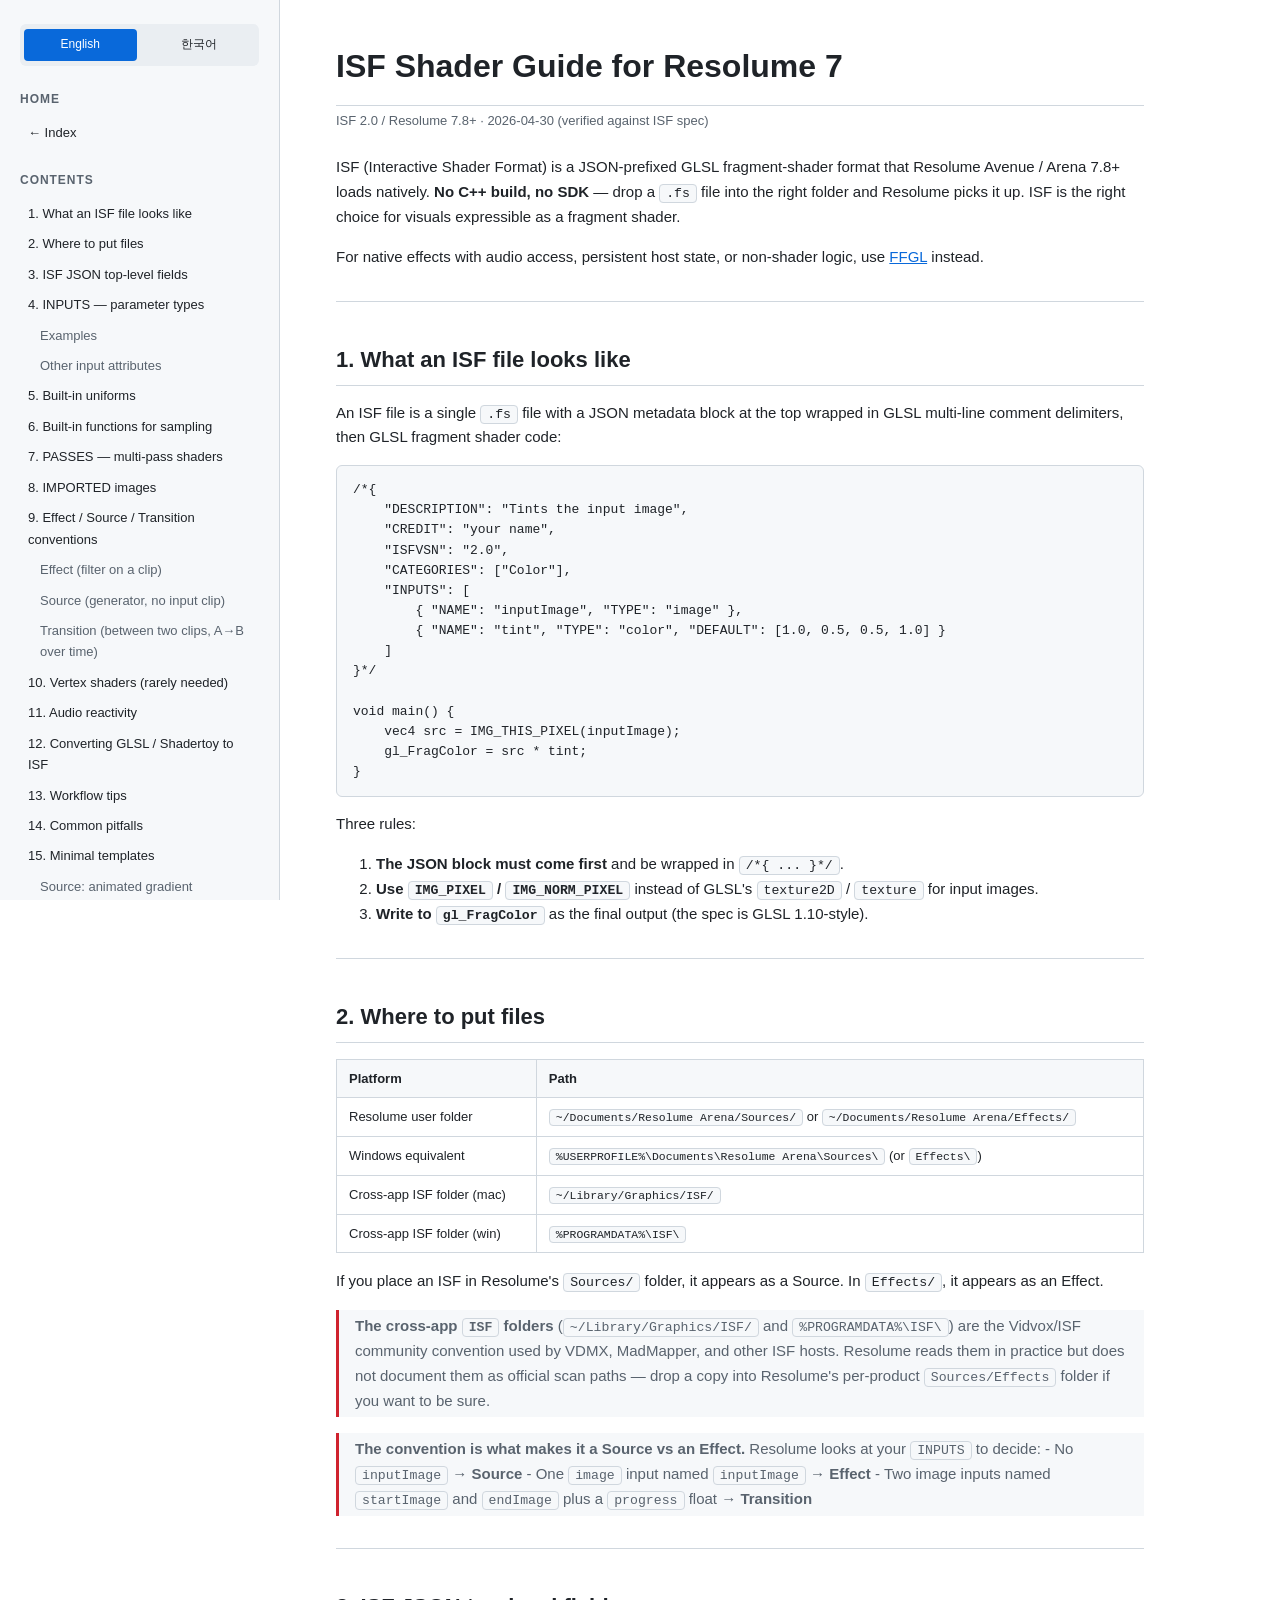
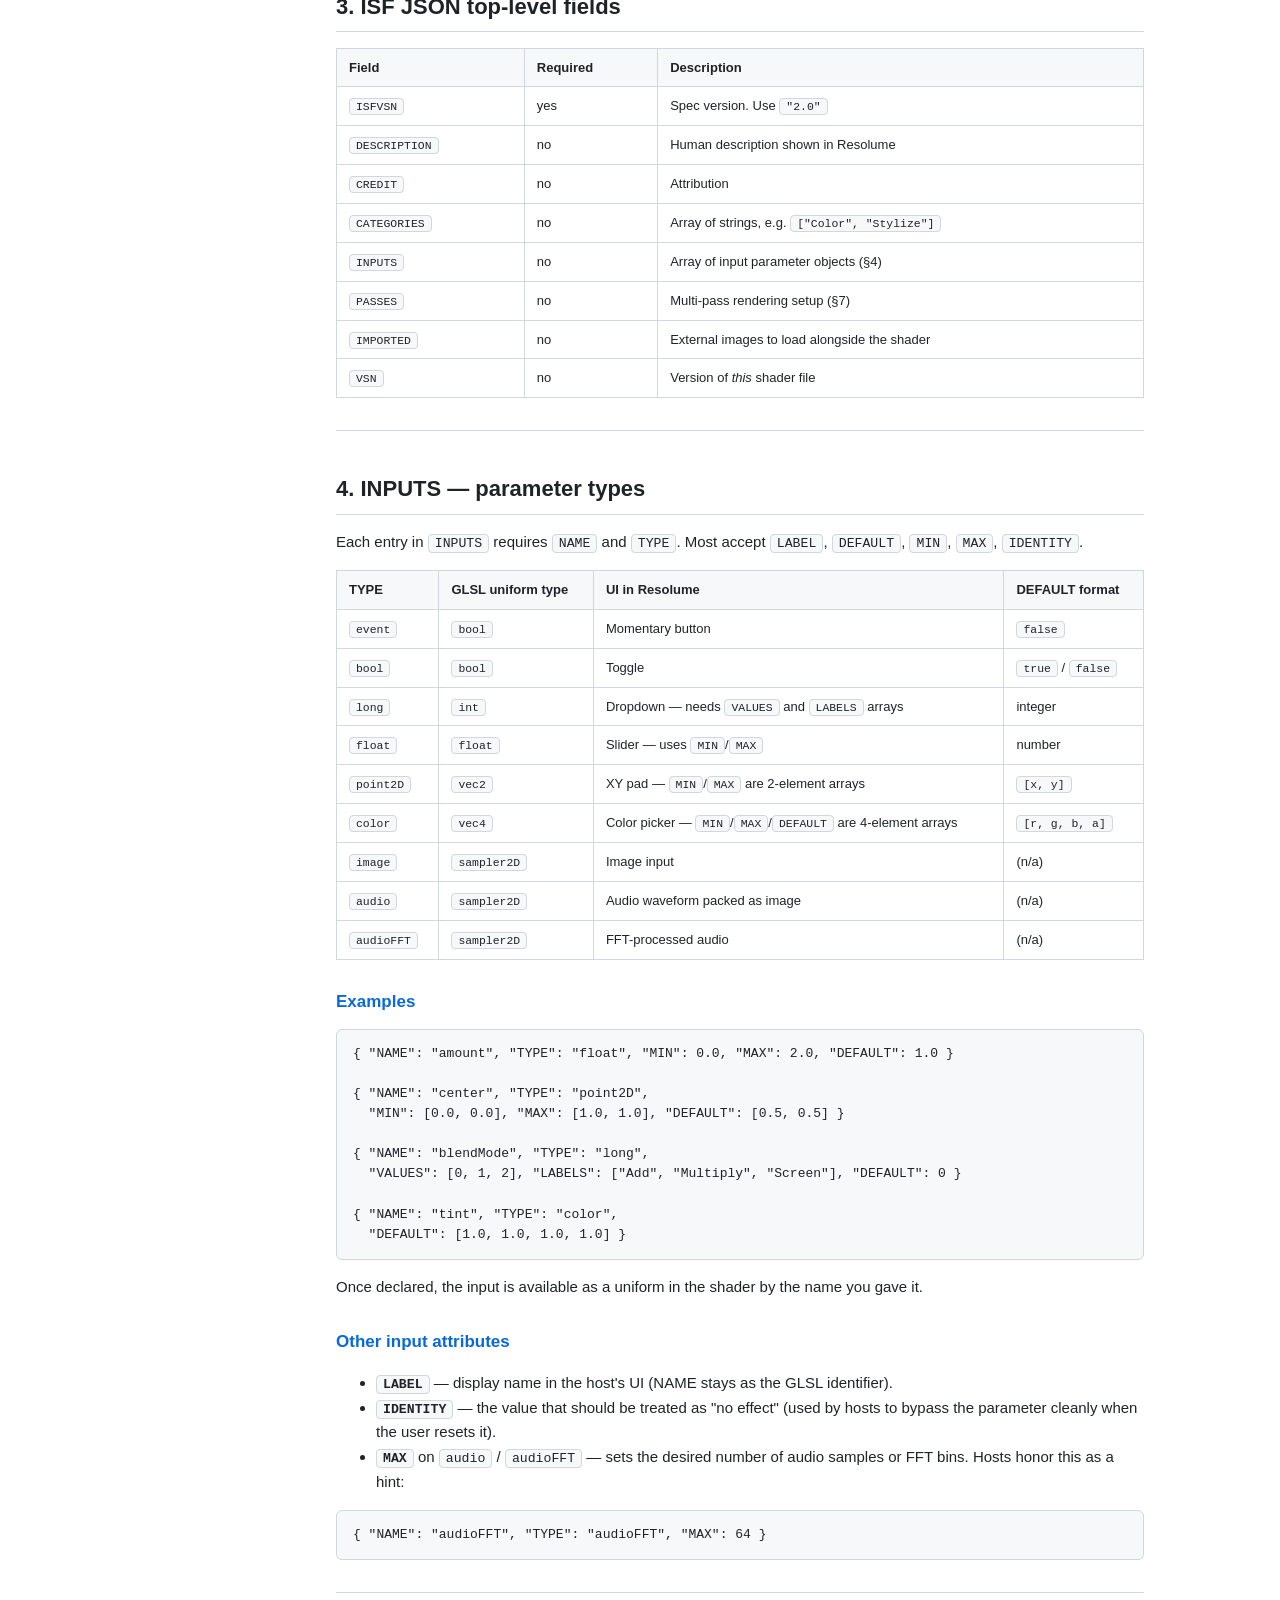
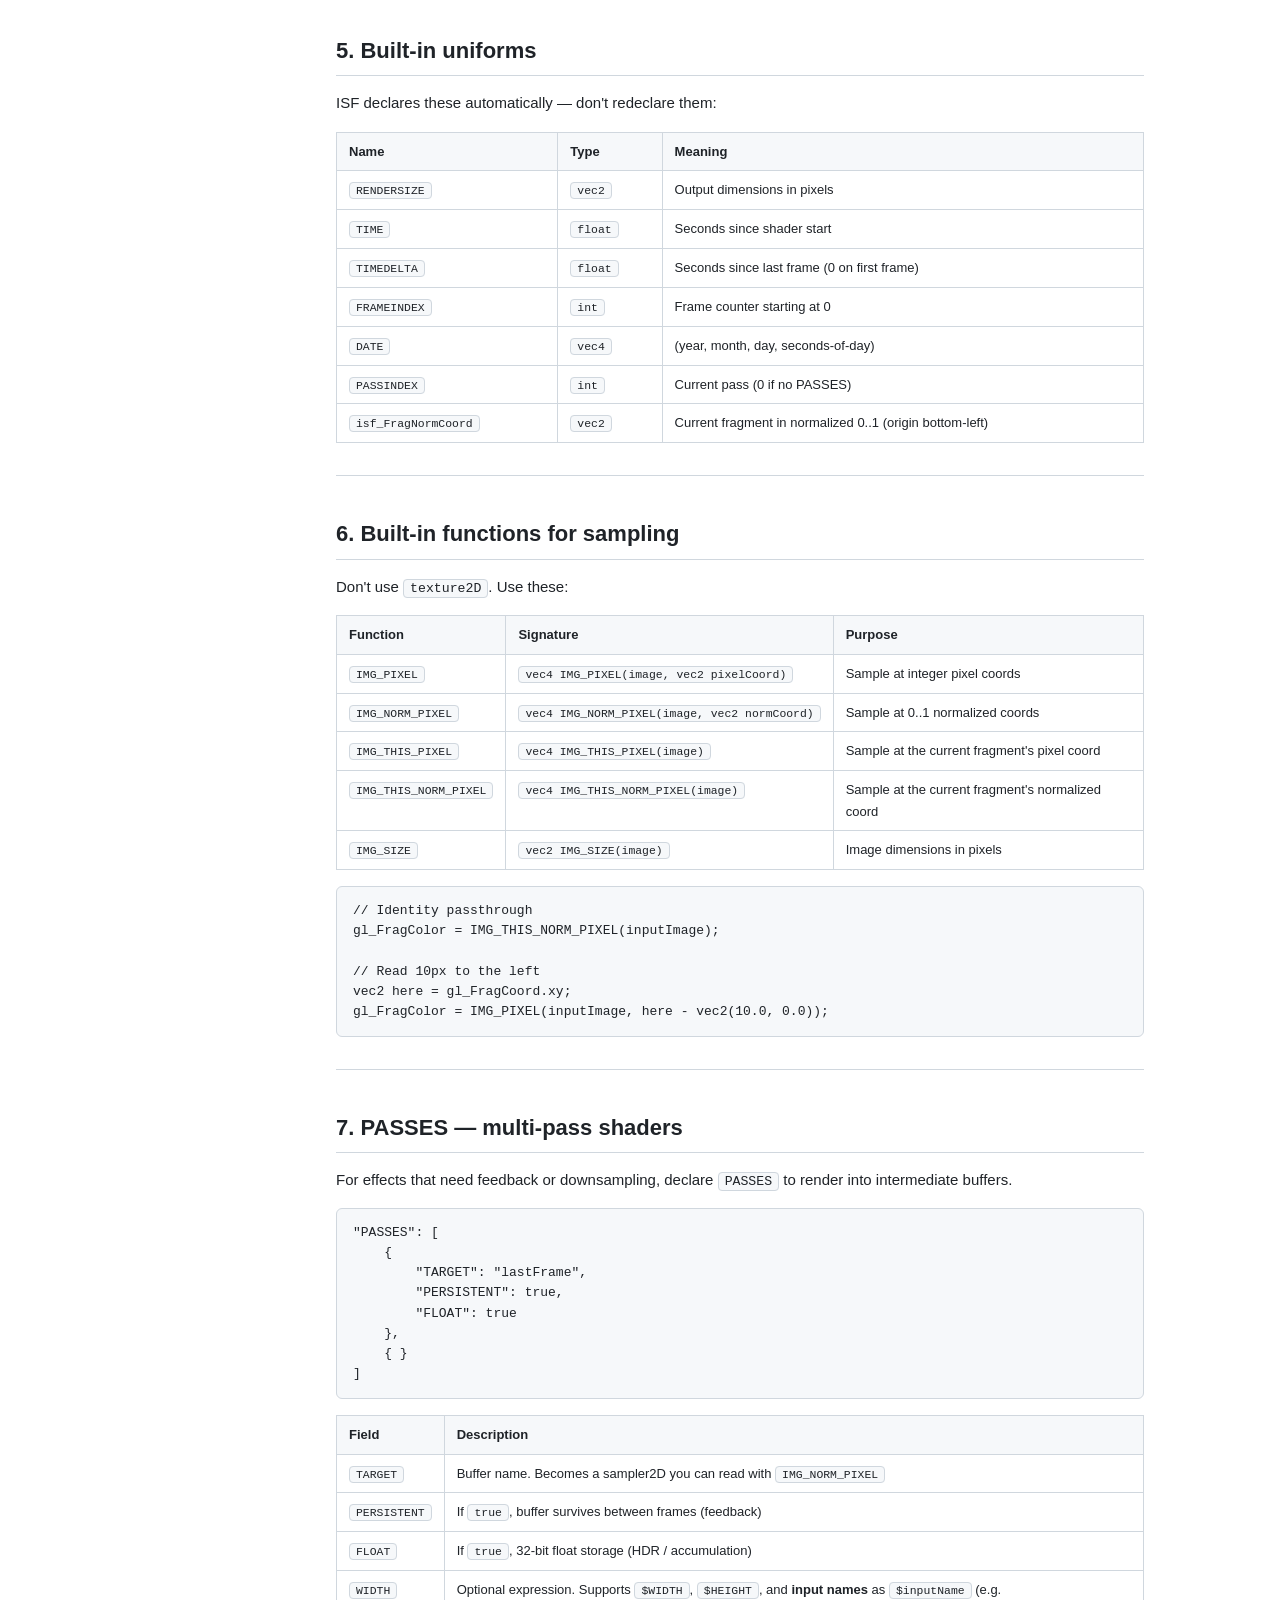
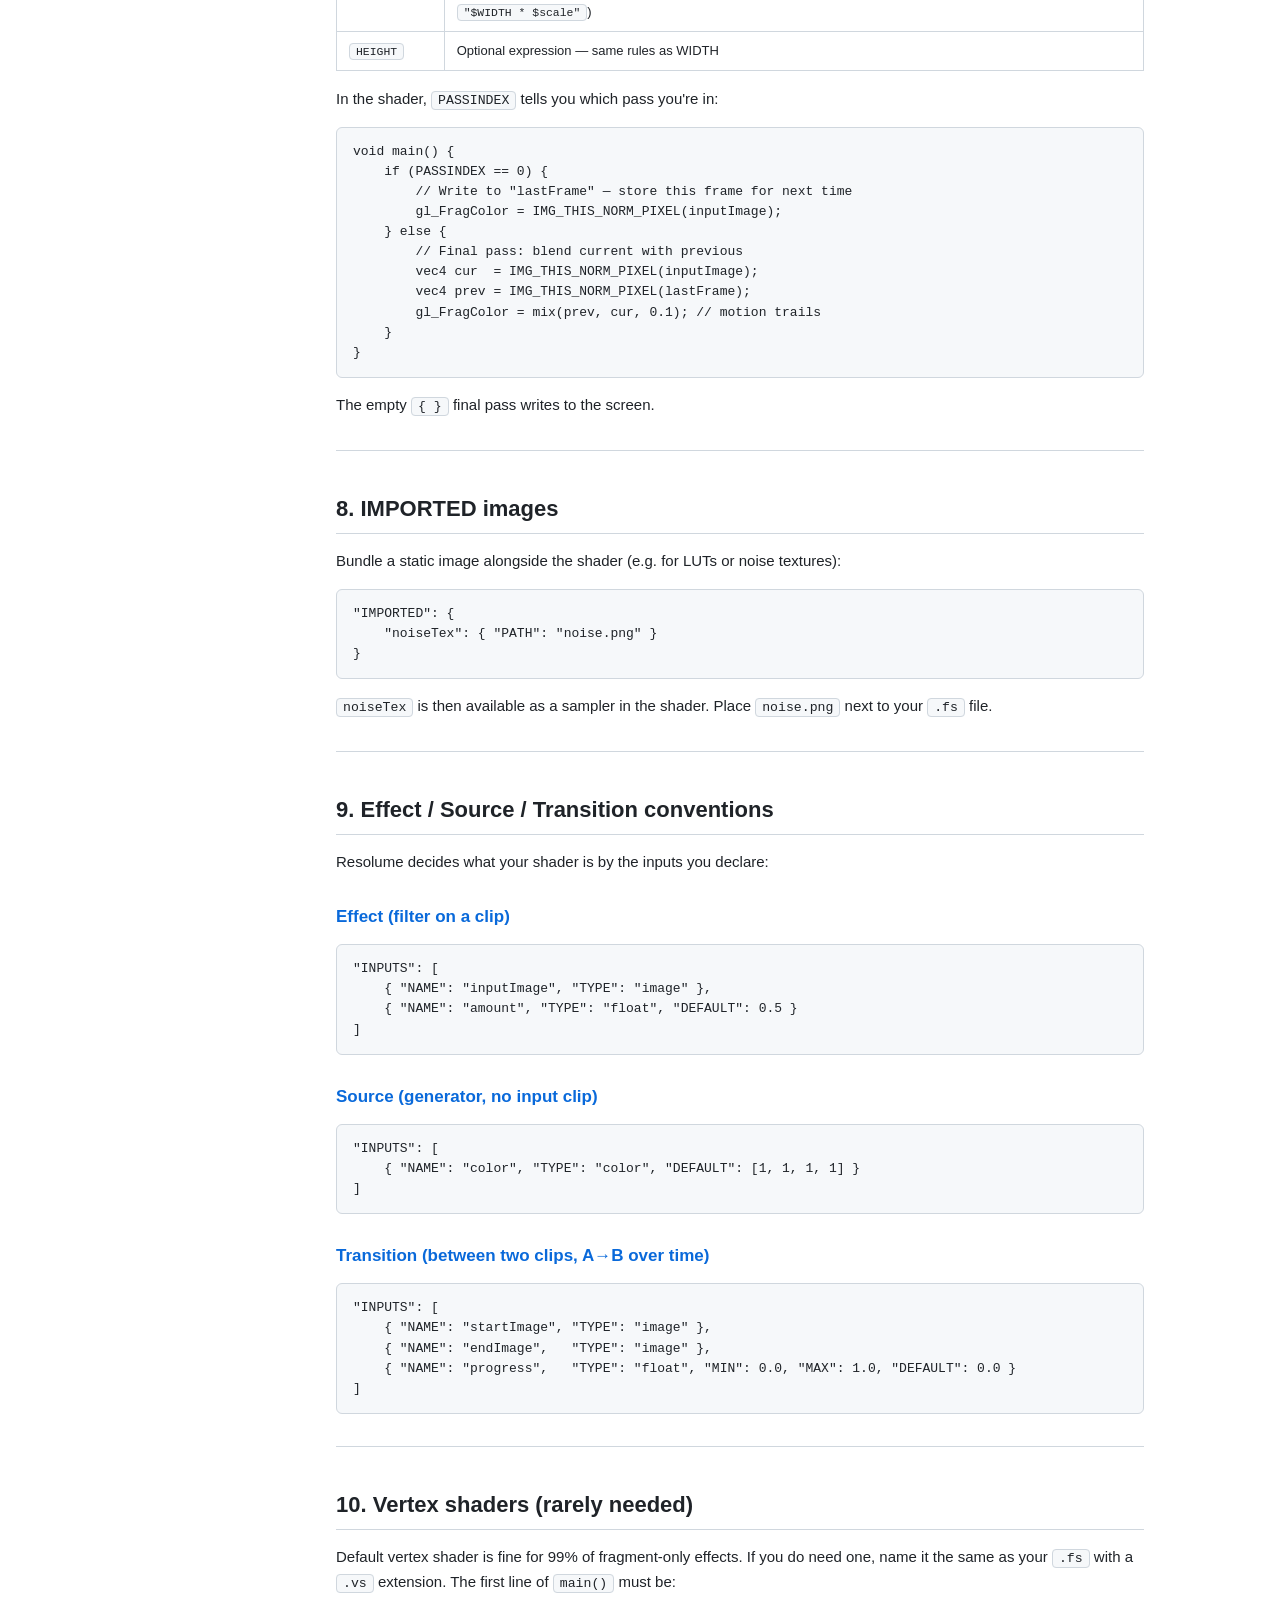
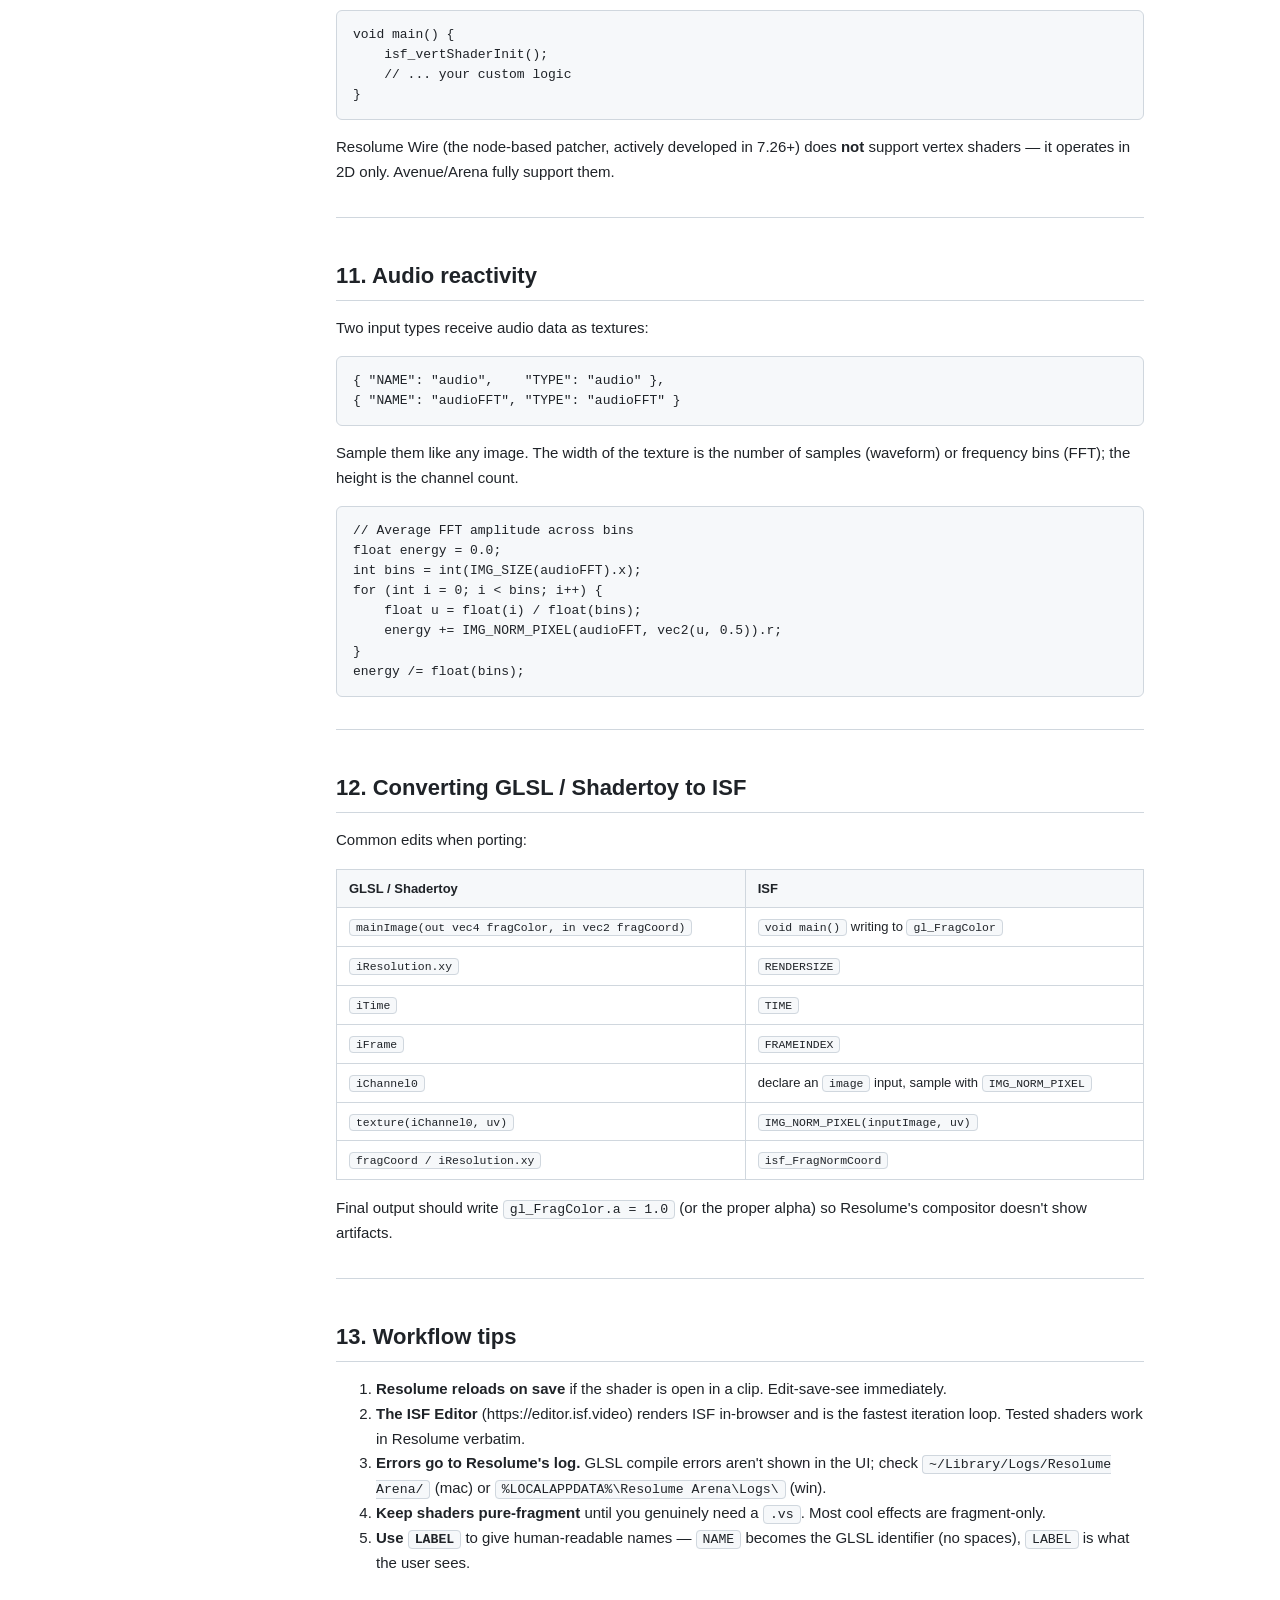
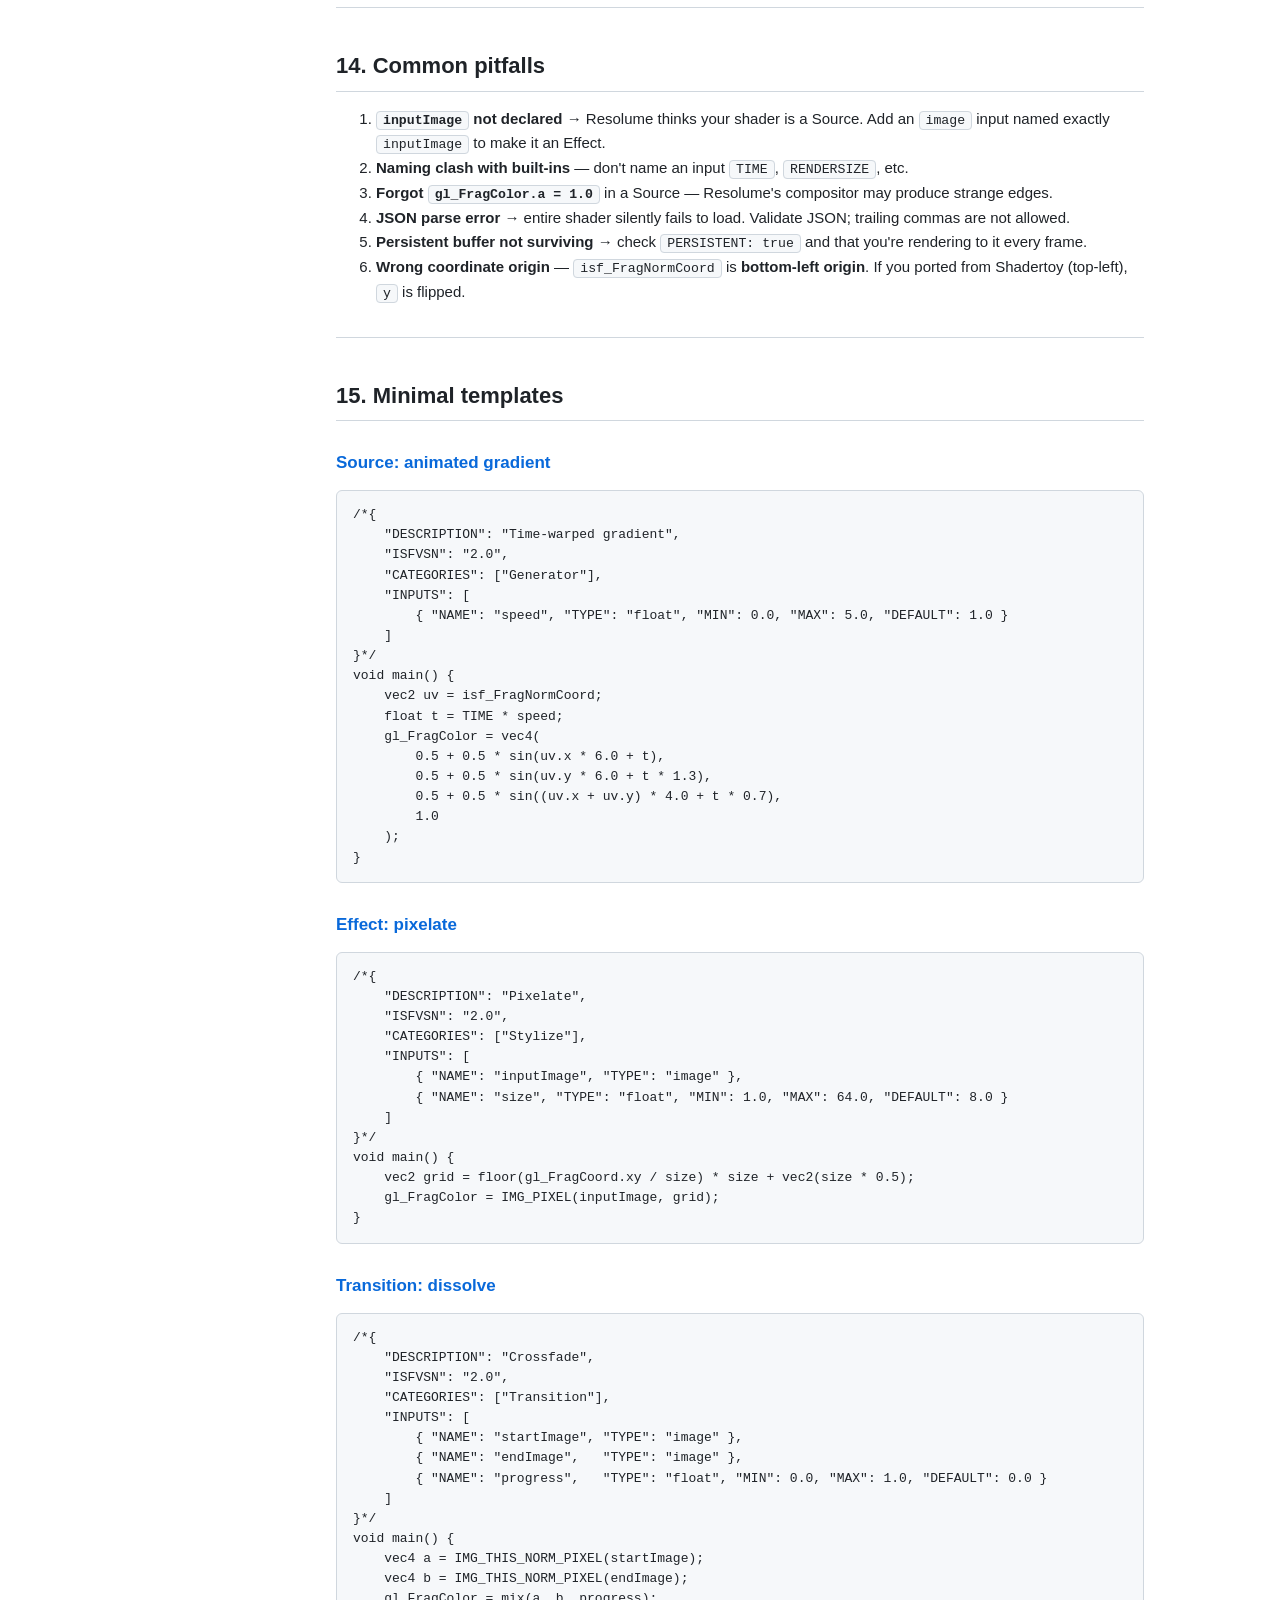
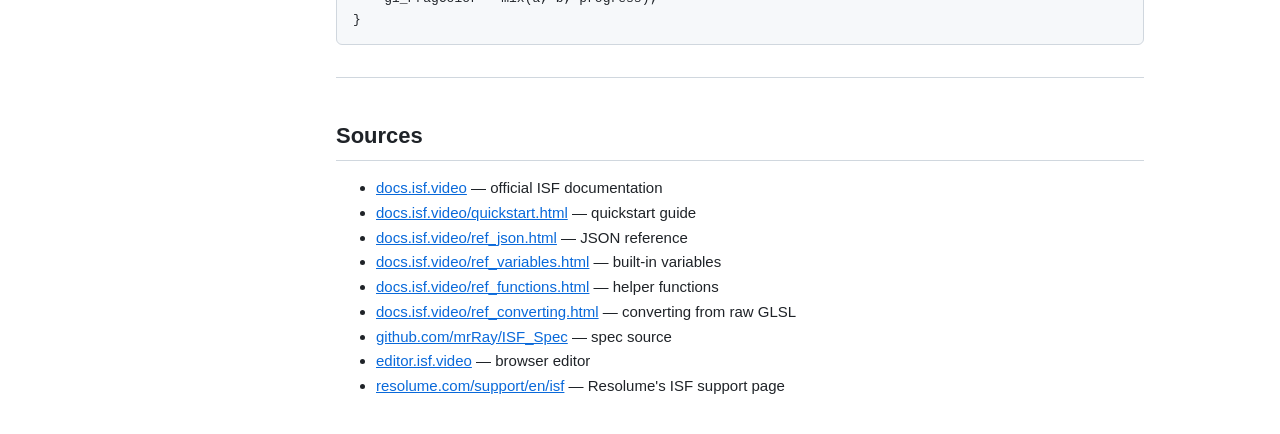
<file: isf/isf-guide.en.html>
<!DOCTYPE html>
<html lang="en">
<head>
<meta charset="utf-8">
<meta name="viewport" content="width=device-width, initial-scale=1">
<title>ISF Shader Guide for Resolume 7</title>
<link rel="stylesheet" href="../assets/style.css">
</head>
<body>
<div class="layout">
<aside class="sidebar">
<div class="lang-toggle">
<a class="active" href="#">English</a>
<a href="isf-guide.ko.html">한국어</a>
</div>
<h2>Home</h2>
<a href="../README.en.html">← Index</a>
<h2>Contents</h2>
<a class="depth-2" href="#1-what-an-isf-file-looks-like">1. What an ISF file looks like</a>
<a class="depth-2" href="#2-where-to-put-files">2. Where to put files</a>
<a class="depth-2" href="#3-isf-json-top-level-fields">3. ISF JSON top-level fields</a>
<a class="depth-2" href="#4-inputs-parameter-types">4. INPUTS — parameter types</a>
<a class="depth-3" href="#examples">Examples</a>
<a class="depth-3" href="#other-input-attributes">Other input attributes</a>
<a class="depth-2" href="#5-built-in-uniforms">5. Built-in uniforms</a>
<a class="depth-2" href="#6-built-in-functions-for-sampling">6. Built-in functions for sampling</a>
<a class="depth-2" href="#7-passes-multi-pass-shaders">7. PASSES — multi-pass shaders</a>
<a class="depth-2" href="#8-imported-images">8. IMPORTED images</a>
<a class="depth-2" href="#9-effect-source-transition-conventions">9. Effect / Source / Transition conventions</a>
<a class="depth-3" href="#effect-filter-on-a-clip">Effect (filter on a clip)</a>
<a class="depth-3" href="#source-generator-no-input-clip">Source (generator, no input clip)</a>
<a class="depth-3" href="#transition-between-two-clips-ab-over-time">Transition (between two clips, A→B over time)</a>
<a class="depth-2" href="#10-vertex-shaders-rarely-needed">10. Vertex shaders (rarely needed)</a>
<a class="depth-2" href="#11-audio-reactivity">11. Audio reactivity</a>
<a class="depth-2" href="#12-converting-glsl-shadertoy-to-isf">12. Converting GLSL / Shadertoy to ISF</a>
<a class="depth-2" href="#13-workflow-tips">13. Workflow tips</a>
<a class="depth-2" href="#14-common-pitfalls">14. Common pitfalls</a>
<a class="depth-2" href="#15-minimal-templates">15. Minimal templates</a>
<a class="depth-3" href="#source-animated-gradient">Source: animated gradient</a>
<a class="depth-3" href="#effect-pixelate">Effect: pixelate</a>
<a class="depth-3" href="#transition-dissolve">Transition: dissolve</a>
<a class="depth-2" href="#sources">Sources</a>
</aside>
<main>
<h1>ISF Shader Guide for Resolume 7</h1>
<div class="meta">ISF 2.0 / Resolume 7.8+ · 2026-04-30 (verified against ISF spec)</div>
<p>ISF (Interactive Shader Format) is a JSON-prefixed GLSL fragment-shader format that Resolume Avenue / Arena 7.8+ loads natively. <strong>No C++ build, no SDK</strong> — drop a <code>.fs</code> file into the right folder and Resolume picks it up. ISF is the right choice for visuals expressible as a fragment shader.</p>
<p>For native effects with audio access, persistent host state, or non-shader logic, use <a href="../ffgl/ffgl-guide.en.html">FFGL</a> instead.</p>
<hr>
<h2 id="1-what-an-isf-file-looks-like">1. What an ISF file looks like</h2>
<p>An ISF file is a single <code>.fs</code> file with a JSON metadata block at the top wrapped in GLSL multi-line comment delimiters, then GLSL fragment shader code:</p>
<pre><code class="lang-glsl">/*{
    "DESCRIPTION": "Tints the input image",
    "CREDIT": "your name",
    "ISFVSN": "2.0",
    "CATEGORIES": ["Color"],
    "INPUTS": [
        { "NAME": "inputImage", "TYPE": "image" },
        { "NAME": "tint", "TYPE": "color", "DEFAULT": [1.0, 0.5, 0.5, 1.0] }
    ]
}*/

void main() {
    vec4 src = IMG_THIS_PIXEL(inputImage);
    gl_FragColor = src * tint;
}</code></pre>
<p>Three rules:</p>
<ol>
<li><strong>The JSON block must come first</strong> and be wrapped in <code>/*{ ... }*/</code>.</li>
<li><strong>Use <code>IMG_PIXEL</code> / <code>IMG_NORM_PIXEL</code></strong> instead of GLSL's <code>texture2D</code> / <code>texture</code> for input images.</li>
<li><strong>Write to <code>gl_FragColor</code></strong> as the final output (the spec is GLSL 1.10-style).</li>
</ol>
<hr>
<h2 id="2-where-to-put-files">2. Where to put files</h2>
<table>
<thead><tr>
<th>Platform</th>
<th>Path</th>
</tr></thead><tbody>
<tr>
<td>Resolume user folder</td>
<td><code>~/Documents/Resolume Arena/Sources/</code> or <code>~/Documents/Resolume Arena/Effects/</code></td>
</tr>
<tr>
<td>Windows equivalent</td>
<td><code>%USERPROFILE%\Documents\Resolume Arena\Sources\</code> (or <code>Effects\</code>)</td>
</tr>
<tr>
<td>Cross-app ISF folder (mac)</td>
<td><code>~/Library/Graphics/ISF/</code></td>
</tr>
<tr>
<td>Cross-app ISF folder (win)</td>
<td><code>%PROGRAMDATA%\ISF\</code></td>
</tr>
</tbody></table>
<p>If you place an ISF in Resolume's <code>Sources/</code> folder, it appears as a Source. In <code>Effects/</code>, it appears as an Effect.</p>
<blockquote><strong>The cross-app <code>ISF</code> folders</strong> (<code>~/Library/Graphics/ISF/</code> and <code>%PROGRAMDATA%\ISF\</code>) are the Vidvox/ISF community convention used by VDMX, MadMapper, and other ISF hosts. Resolume reads them in practice but does not document them as official scan paths — drop a copy into Resolume's per-product <code>Sources/Effects</code> folder if you want to be sure.</blockquote>
<blockquote><strong>The convention is what makes it a Source vs an Effect.</strong> Resolume looks at your <code>INPUTS</code> to decide: - No <code>inputImage</code> → <strong>Source</strong> - One <code>image</code> input named <code>inputImage</code> → <strong>Effect</strong> - Two image inputs named <code>startImage</code> and <code>endImage</code> plus a <code>progress</code> float → <strong>Transition</strong></blockquote>
<hr>
<h2 id="3-isf-json-top-level-fields">3. ISF JSON top-level fields</h2>
<table>
<thead><tr>
<th>Field</th>
<th>Required</th>
<th>Description</th>
</tr></thead><tbody>
<tr>
<td><code>ISFVSN</code></td>
<td>yes</td>
<td>Spec version. Use <code>"2.0"</code></td>
</tr>
<tr>
<td><code>DESCRIPTION</code></td>
<td>no</td>
<td>Human description shown in Resolume</td>
</tr>
<tr>
<td><code>CREDIT</code></td>
<td>no</td>
<td>Attribution</td>
</tr>
<tr>
<td><code>CATEGORIES</code></td>
<td>no</td>
<td>Array of strings, e.g. <code>["Color", "Stylize"]</code></td>
</tr>
<tr>
<td><code>INPUTS</code></td>
<td>no</td>
<td>Array of input parameter objects (§4)</td>
</tr>
<tr>
<td><code>PASSES</code></td>
<td>no</td>
<td>Multi-pass rendering setup (§7)</td>
</tr>
<tr>
<td><code>IMPORTED</code></td>
<td>no</td>
<td>External images to load alongside the shader</td>
</tr>
<tr>
<td><code>VSN</code></td>
<td>no</td>
<td>Version of <em>this</em> shader file</td>
</tr>
</tbody></table>
<hr>
<h2 id="4-inputs-parameter-types">4. INPUTS — parameter types</h2>
<p>Each entry in <code>INPUTS</code> requires <code>NAME</code> and <code>TYPE</code>. Most accept <code>LABEL</code>, <code>DEFAULT</code>, <code>MIN</code>, <code>MAX</code>, <code>IDENTITY</code>.</p>
<table>
<thead><tr>
<th>TYPE</th>
<th>GLSL uniform type</th>
<th>UI in Resolume</th>
<th>DEFAULT format</th>
</tr></thead><tbody>
<tr>
<td><code>event</code></td>
<td><code>bool</code></td>
<td>Momentary button</td>
<td><code>false</code></td>
</tr>
<tr>
<td><code>bool</code></td>
<td><code>bool</code></td>
<td>Toggle</td>
<td><code>true</code> / <code>false</code></td>
</tr>
<tr>
<td><code>long</code></td>
<td><code>int</code></td>
<td>Dropdown — needs <code>VALUES</code> and <code>LABELS</code> arrays</td>
<td>integer</td>
</tr>
<tr>
<td><code>float</code></td>
<td><code>float</code></td>
<td>Slider — uses <code>MIN</code>/<code>MAX</code></td>
<td>number</td>
</tr>
<tr>
<td><code>point2D</code></td>
<td><code>vec2</code></td>
<td>XY pad — <code>MIN</code>/<code>MAX</code> are 2-element arrays</td>
<td><code>[x, y]</code></td>
</tr>
<tr>
<td><code>color</code></td>
<td><code>vec4</code></td>
<td>Color picker — <code>MIN</code>/<code>MAX</code>/<code>DEFAULT</code> are 4-element arrays</td>
<td><code>[r, g, b, a]</code></td>
</tr>
<tr>
<td><code>image</code></td>
<td><code>sampler2D</code></td>
<td>Image input</td>
<td>(n/a)</td>
</tr>
<tr>
<td><code>audio</code></td>
<td><code>sampler2D</code></td>
<td>Audio waveform packed as image</td>
<td>(n/a)</td>
</tr>
<tr>
<td><code>audioFFT</code></td>
<td><code>sampler2D</code></td>
<td>FFT-processed audio</td>
<td>(n/a)</td>
</tr>
</tbody></table>
<h3 id="examples">Examples</h3>
<pre><code class="lang-json">{ "NAME": "amount", "TYPE": "float", "MIN": 0.0, "MAX": 2.0, "DEFAULT": 1.0 }

{ "NAME": "center", "TYPE": "point2D",
  "MIN": [0.0, 0.0], "MAX": [1.0, 1.0], "DEFAULT": [0.5, 0.5] }

{ "NAME": "blendMode", "TYPE": "long",
  "VALUES": [0, 1, 2], "LABELS": ["Add", "Multiply", "Screen"], "DEFAULT": 0 }

{ "NAME": "tint", "TYPE": "color",
  "DEFAULT": [1.0, 1.0, 1.0, 1.0] }</code></pre>
<p>Once declared, the input is available as a uniform in the shader by the name you gave it.</p>
<h3 id="other-input-attributes">Other input attributes</h3>
<ul>
<li><strong><code>LABEL</code></strong> — display name in the host's UI (NAME stays as the GLSL identifier).</li>
<li><strong><code>IDENTITY</code></strong> — the value that should be treated as "no effect" (used by hosts to bypass the parameter cleanly when the user resets it).</li>
<li><strong><code>MAX</code></strong> on <code>audio</code> / <code>audioFFT</code> — sets the desired number of audio samples or FFT bins. Hosts honor this as a hint:</li>
</ul>
<pre><code class="lang-json">{ "NAME": "audioFFT", "TYPE": "audioFFT", "MAX": 64 }</code></pre>
<hr>
<h2 id="5-built-in-uniforms">5. Built-in uniforms</h2>
<p>ISF declares these automatically — don't redeclare them:</p>
<table>
<thead><tr>
<th>Name</th>
<th>Type</th>
<th>Meaning</th>
</tr></thead><tbody>
<tr>
<td><code>RENDERSIZE</code></td>
<td><code>vec2</code></td>
<td>Output dimensions in pixels</td>
</tr>
<tr>
<td><code>TIME</code></td>
<td><code>float</code></td>
<td>Seconds since shader start</td>
</tr>
<tr>
<td><code>TIMEDELTA</code></td>
<td><code>float</code></td>
<td>Seconds since last frame (0 on first frame)</td>
</tr>
<tr>
<td><code>FRAMEINDEX</code></td>
<td><code>int</code></td>
<td>Frame counter starting at 0</td>
</tr>
<tr>
<td><code>DATE</code></td>
<td><code>vec4</code></td>
<td>(year, month, day, seconds-of-day)</td>
</tr>
<tr>
<td><code>PASSINDEX</code></td>
<td><code>int</code></td>
<td>Current pass (0 if no PASSES)</td>
</tr>
<tr>
<td><code>isf_FragNormCoord</code></td>
<td><code>vec2</code></td>
<td>Current fragment in normalized 0..1 (origin bottom-left)</td>
</tr>
</tbody></table>
<hr>
<h2 id="6-built-in-functions-for-sampling">6. Built-in functions for sampling</h2>
<p>Don't use <code>texture2D</code>. Use these:</p>
<table>
<thead><tr>
<th>Function</th>
<th>Signature</th>
<th>Purpose</th>
</tr></thead><tbody>
<tr>
<td><code>IMG_PIXEL</code></td>
<td><code>vec4 IMG_PIXEL(image, vec2 pixelCoord)</code></td>
<td>Sample at integer pixel coords</td>
</tr>
<tr>
<td><code>IMG_NORM_PIXEL</code></td>
<td><code>vec4 IMG_NORM_PIXEL(image, vec2 normCoord)</code></td>
<td>Sample at 0..1 normalized coords</td>
</tr>
<tr>
<td><code>IMG_THIS_PIXEL</code></td>
<td><code>vec4 IMG_THIS_PIXEL(image)</code></td>
<td>Sample at the current fragment's pixel coord</td>
</tr>
<tr>
<td><code>IMG_THIS_NORM_PIXEL</code></td>
<td><code>vec4 IMG_THIS_NORM_PIXEL(image)</code></td>
<td>Sample at the current fragment's normalized coord</td>
</tr>
<tr>
<td><code>IMG_SIZE</code></td>
<td><code>vec2 IMG_SIZE(image)</code></td>
<td>Image dimensions in pixels</td>
</tr>
</tbody></table>
<pre><code class="lang-glsl">// Identity passthrough
gl_FragColor = IMG_THIS_NORM_PIXEL(inputImage);

// Read 10px to the left
vec2 here = gl_FragCoord.xy;
gl_FragColor = IMG_PIXEL(inputImage, here - vec2(10.0, 0.0));</code></pre>
<hr>
<h2 id="7-passes-multi-pass-shaders">7. PASSES — multi-pass shaders</h2>
<p>For effects that need feedback or downsampling, declare <code>PASSES</code> to render into intermediate buffers.</p>
<pre><code class="lang-json">"PASSES": [
    {
        "TARGET": "lastFrame",
        "PERSISTENT": true,
        "FLOAT": true
    },
    { }
]</code></pre>
<table>
<thead><tr>
<th>Field</th>
<th>Description</th>
</tr></thead><tbody>
<tr>
<td><code>TARGET</code></td>
<td>Buffer name. Becomes a sampler2D you can read with <code>IMG_NORM_PIXEL</code></td>
</tr>
<tr>
<td><code>PERSISTENT</code></td>
<td>If <code>true</code>, buffer survives between frames (feedback)</td>
</tr>
<tr>
<td><code>FLOAT</code></td>
<td>If <code>true</code>, 32-bit float storage (HDR / accumulation)</td>
</tr>
<tr>
<td><code>WIDTH</code></td>
<td>Optional expression. Supports <code>$WIDTH</code>, <code>$HEIGHT</code>, and <strong>input names</strong> as <code>$inputName</code> (e.g. <code>"$WIDTH * $scale"</code>)</td>
</tr>
<tr>
<td><code>HEIGHT</code></td>
<td>Optional expression — same rules as WIDTH</td>
</tr>
</tbody></table>
<p>In the shader, <code>PASSINDEX</code> tells you which pass you're in:</p>
<pre><code class="lang-glsl">void main() {
    if (PASSINDEX == 0) {
        // Write to "lastFrame" — store this frame for next time
        gl_FragColor = IMG_THIS_NORM_PIXEL(inputImage);
    } else {
        // Final pass: blend current with previous
        vec4 cur  = IMG_THIS_NORM_PIXEL(inputImage);
        vec4 prev = IMG_THIS_NORM_PIXEL(lastFrame);
        gl_FragColor = mix(prev, cur, 0.1); // motion trails
    }
}</code></pre>
<p>The empty <code>{ }</code> final pass writes to the screen.</p>
<hr>
<h2 id="8-imported-images">8. IMPORTED images</h2>
<p>Bundle a static image alongside the shader (e.g. for LUTs or noise textures):</p>
<pre><code class="lang-json">"IMPORTED": {
    "noiseTex": { "PATH": "noise.png" }
}</code></pre>
<p><code>noiseTex</code> is then available as a sampler in the shader. Place <code>noise.png</code> next to your <code>.fs</code> file.</p>
<hr>
<h2 id="9-effect-source-transition-conventions">9. Effect / Source / Transition conventions</h2>
<p>Resolume decides what your shader is by the inputs you declare:</p>
<h3 id="effect-filter-on-a-clip">Effect (filter on a clip)</h3>
<pre><code class="lang-json">"INPUTS": [
    { "NAME": "inputImage", "TYPE": "image" },
    { "NAME": "amount", "TYPE": "float", "DEFAULT": 0.5 }
]</code></pre>
<h3 id="source-generator-no-input-clip">Source (generator, no input clip)</h3>
<pre><code class="lang-json">"INPUTS": [
    { "NAME": "color", "TYPE": "color", "DEFAULT": [1, 1, 1, 1] }
]</code></pre>
<h3 id="transition-between-two-clips-ab-over-time">Transition (between two clips, A→B over time)</h3>
<pre><code class="lang-json">"INPUTS": [
    { "NAME": "startImage", "TYPE": "image" },
    { "NAME": "endImage",   "TYPE": "image" },
    { "NAME": "progress",   "TYPE": "float", "MIN": 0.0, "MAX": 1.0, "DEFAULT": 0.0 }
]</code></pre>
<hr>
<h2 id="10-vertex-shaders-rarely-needed">10. Vertex shaders (rarely needed)</h2>
<p>Default vertex shader is fine for 99% of fragment-only effects. If you do need one, name it the same as your <code>.fs</code> with a <code>.vs</code> extension. The first line of <code>main()</code> must be:</p>
<pre><code class="lang-glsl">void main() {
    isf_vertShaderInit();
    // ... your custom logic
}</code></pre>
<p>Resolume Wire (the node-based patcher, actively developed in 7.26+) does <strong>not</strong> support vertex shaders — it operates in 2D only. Avenue/Arena fully support them.</p>
<hr>
<h2 id="11-audio-reactivity">11. Audio reactivity</h2>
<p>Two input types receive audio data as textures:</p>
<pre><code class="lang-json">{ "NAME": "audio",    "TYPE": "audio" },
{ "NAME": "audioFFT", "TYPE": "audioFFT" }</code></pre>
<p>Sample them like any image. The width of the texture is the number of samples (waveform) or frequency bins (FFT); the height is the channel count.</p>
<pre><code class="lang-glsl">// Average FFT amplitude across bins
float energy = 0.0;
int bins = int(IMG_SIZE(audioFFT).x);
for (int i = 0; i &lt; bins; i++) {
    float u = float(i) / float(bins);
    energy += IMG_NORM_PIXEL(audioFFT, vec2(u, 0.5)).r;
}
energy /= float(bins);</code></pre>
<hr>
<h2 id="12-converting-glsl-shadertoy-to-isf">12. Converting GLSL / Shadertoy to ISF</h2>
<p>Common edits when porting:</p>
<table>
<thead><tr>
<th>GLSL / Shadertoy</th>
<th>ISF</th>
</tr></thead><tbody>
<tr>
<td><code>mainImage(out vec4 fragColor, in vec2 fragCoord)</code></td>
<td><code>void main()</code> writing to <code>gl_FragColor</code></td>
</tr>
<tr>
<td><code>iResolution.xy</code></td>
<td><code>RENDERSIZE</code></td>
</tr>
<tr>
<td><code>iTime</code></td>
<td><code>TIME</code></td>
</tr>
<tr>
<td><code>iFrame</code></td>
<td><code>FRAMEINDEX</code></td>
</tr>
<tr>
<td><code>iChannel0</code></td>
<td>declare an <code>image</code> input, sample with <code>IMG_NORM_PIXEL</code></td>
</tr>
<tr>
<td><code>texture(iChannel0, uv)</code></td>
<td><code>IMG_NORM_PIXEL(inputImage, uv)</code></td>
</tr>
<tr>
<td><code>fragCoord / iResolution.xy</code></td>
<td><code>isf_FragNormCoord</code></td>
</tr>
</tbody></table>
<p>Final output should write <code>gl_FragColor.a = 1.0</code> (or the proper alpha) so Resolume's compositor doesn't show artifacts.</p>
<hr>
<h2 id="13-workflow-tips">13. Workflow tips</h2>
<ol>
<li><strong>Resolume reloads on save</strong> if the shader is open in a clip. Edit-save-see immediately.</li>
<li><strong>The ISF Editor</strong> (https://editor.isf.video) renders ISF in-browser and is the fastest iteration loop. Tested shaders work in Resolume verbatim.</li>
<li><strong>Errors go to Resolume's log.</strong> GLSL compile errors aren't shown in the UI; check <code>~/Library/Logs/Resolume Arena/</code> (mac) or <code>%LOCALAPPDATA%\Resolume Arena\Logs\</code> (win).</li>
<li><strong>Keep shaders pure-fragment</strong> until you genuinely need a <code>.vs</code>. Most cool effects are fragment-only.</li>
<li><strong>Use <code>LABEL</code></strong> to give human-readable names — <code>NAME</code> becomes the GLSL identifier (no spaces), <code>LABEL</code> is what the user sees.</li>
</ol>
<hr>
<h2 id="14-common-pitfalls">14. Common pitfalls</h2>
<ol>
<li><strong><code>inputImage</code> not declared</strong> → Resolume thinks your shader is a Source. Add an <code>image</code> input named exactly <code>inputImage</code> to make it an Effect.</li>
<li><strong>Naming clash with built-ins</strong> — don't name an input <code>TIME</code>, <code>RENDERSIZE</code>, etc.</li>
<li><strong>Forgot <code>gl_FragColor.a = 1.0</code></strong> in a Source — Resolume's compositor may produce strange edges.</li>
<li><strong>JSON parse error</strong> → entire shader silently fails to load. Validate JSON; trailing commas are not allowed.</li>
<li><strong>Persistent buffer not surviving</strong> → check <code>PERSISTENT: true</code> and that you're rendering to it every frame.</li>
<li><strong>Wrong coordinate origin</strong> — <code>isf_FragNormCoord</code> is <strong>bottom-left origin</strong>. If you ported from Shadertoy (top-left), <code>y</code> is flipped.</li>
</ol>
<hr>
<h2 id="15-minimal-templates">15. Minimal templates</h2>
<h3 id="source-animated-gradient">Source: animated gradient</h3>
<pre><code class="lang-glsl">/*{
    "DESCRIPTION": "Time-warped gradient",
    "ISFVSN": "2.0",
    "CATEGORIES": ["Generator"],
    "INPUTS": [
        { "NAME": "speed", "TYPE": "float", "MIN": 0.0, "MAX": 5.0, "DEFAULT": 1.0 }
    ]
}*/
void main() {
    vec2 uv = isf_FragNormCoord;
    float t = TIME * speed;
    gl_FragColor = vec4(
        0.5 + 0.5 * sin(uv.x * 6.0 + t),
        0.5 + 0.5 * sin(uv.y * 6.0 + t * 1.3),
        0.5 + 0.5 * sin((uv.x + uv.y) * 4.0 + t * 0.7),
        1.0
    );
}</code></pre>
<h3 id="effect-pixelate">Effect: pixelate</h3>
<pre><code class="lang-glsl">/*{
    "DESCRIPTION": "Pixelate",
    "ISFVSN": "2.0",
    "CATEGORIES": ["Stylize"],
    "INPUTS": [
        { "NAME": "inputImage", "TYPE": "image" },
        { "NAME": "size", "TYPE": "float", "MIN": 1.0, "MAX": 64.0, "DEFAULT": 8.0 }
    ]
}*/
void main() {
    vec2 grid = floor(gl_FragCoord.xy / size) * size + vec2(size * 0.5);
    gl_FragColor = IMG_PIXEL(inputImage, grid);
}</code></pre>
<h3 id="transition-dissolve">Transition: dissolve</h3>
<pre><code class="lang-glsl">/*{
    "DESCRIPTION": "Crossfade",
    "ISFVSN": "2.0",
    "CATEGORIES": ["Transition"],
    "INPUTS": [
        { "NAME": "startImage", "TYPE": "image" },
        { "NAME": "endImage",   "TYPE": "image" },
        { "NAME": "progress",   "TYPE": "float", "MIN": 0.0, "MAX": 1.0, "DEFAULT": 0.0 }
    ]
}*/
void main() {
    vec4 a = IMG_THIS_NORM_PIXEL(startImage);
    vec4 b = IMG_THIS_NORM_PIXEL(endImage);
    gl_FragColor = mix(a, b, progress);
}</code></pre>
<hr>
<h2 id="sources">Sources</h2>
<ul>
<li><a href="https://docs.isf.video">docs.isf.video</a> — official ISF documentation</li>
<li><a href="https://docs.isf.video/quickstart.html">docs.isf.video/quickstart.html</a> — quickstart guide</li>
<li><a href="https://docs.isf.video/ref_json.html">docs.isf.video/ref_json.html</a> — JSON reference</li>
<li><a href="https://docs.isf.video/ref_variables.html">docs.isf.video/ref_variables.html</a> — built-in variables</li>
<li><a href="https://docs.isf.video/ref_functions.html">docs.isf.video/ref_functions.html</a> — helper functions</li>
<li><a href="https://docs.isf.video/ref_converting.html">docs.isf.video/ref_converting.html</a> — converting from raw GLSL</li>
<li><a href="https://github.com/mrRay/ISF_Spec">github.com/mrRay/ISF_Spec</a> — spec source</li>
<li><a href="https://editor.isf.video">editor.isf.video</a> — browser editor</li>
<li><a href="https://resolume.com/support/en/isf">resolume.com/support/en/isf</a> — Resolume's ISF support page</li>
</ul>
</main>
</div>
</body>
</html>
</file>
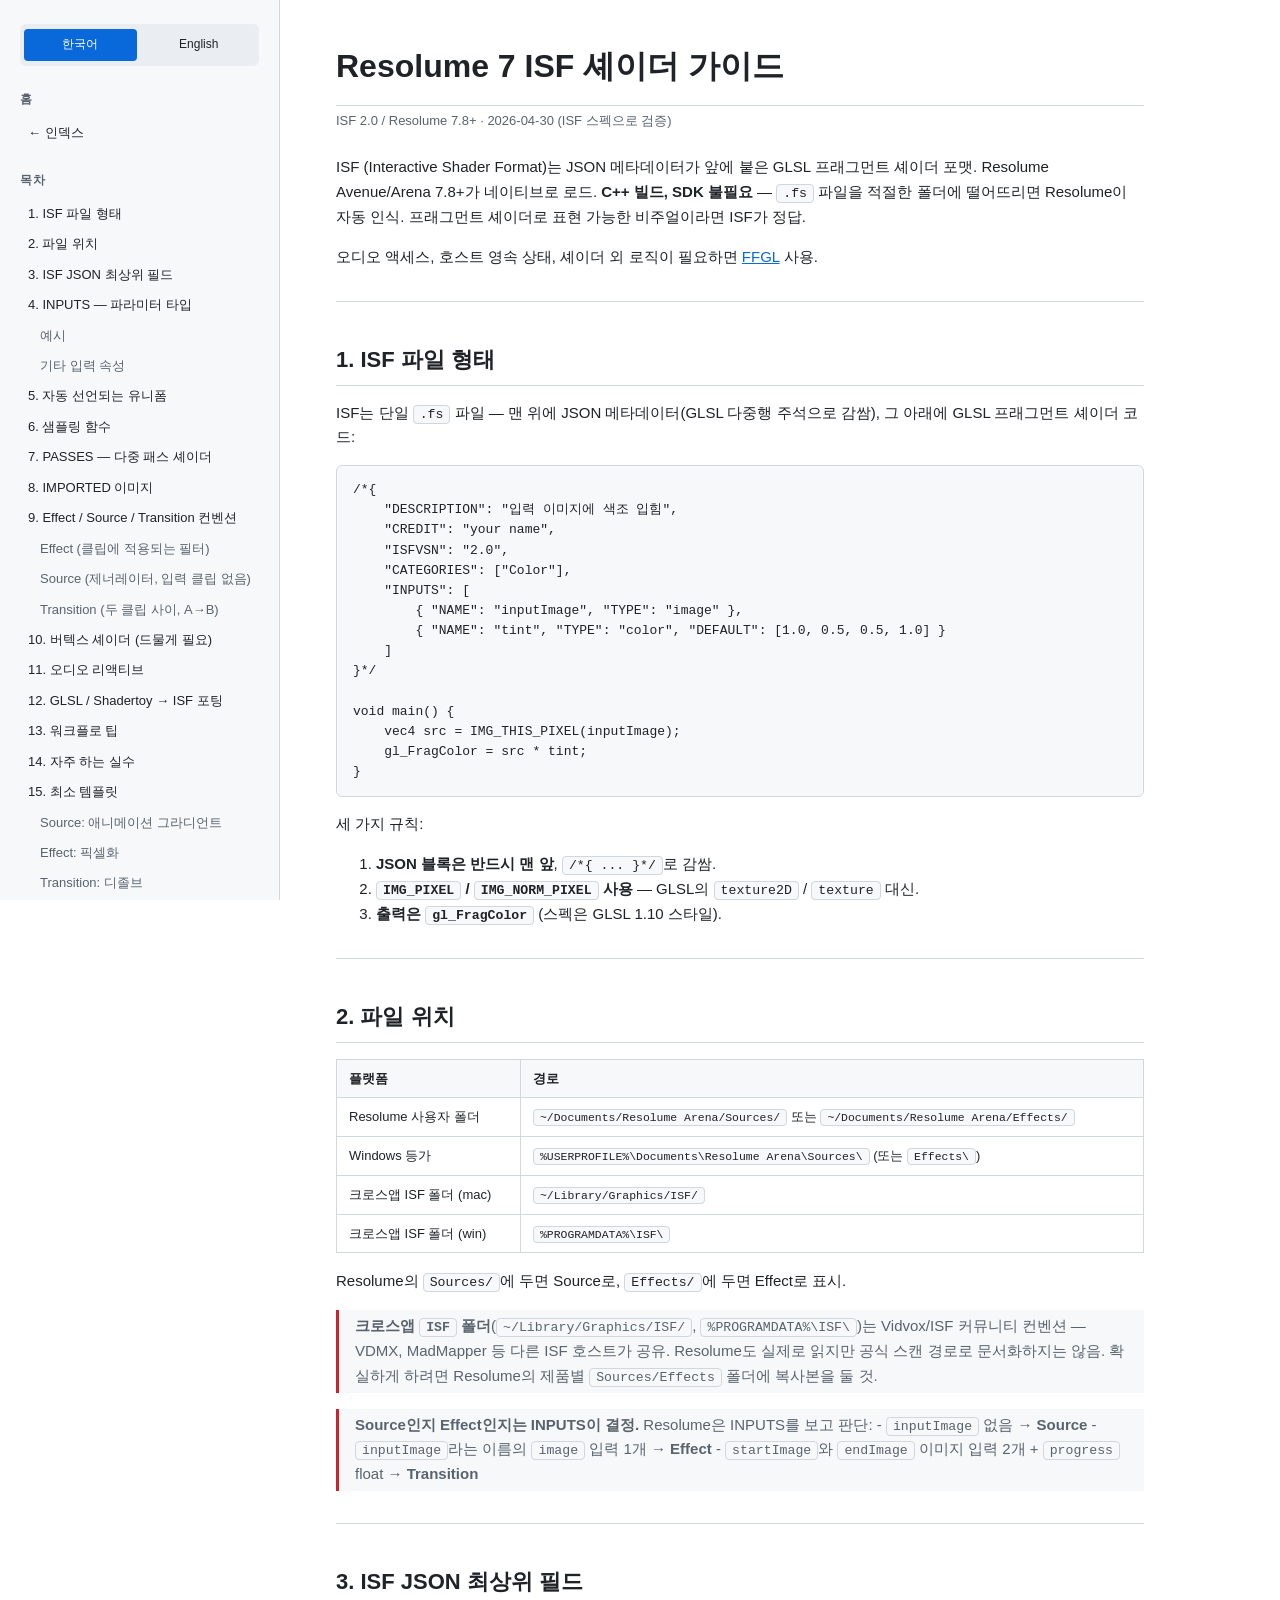
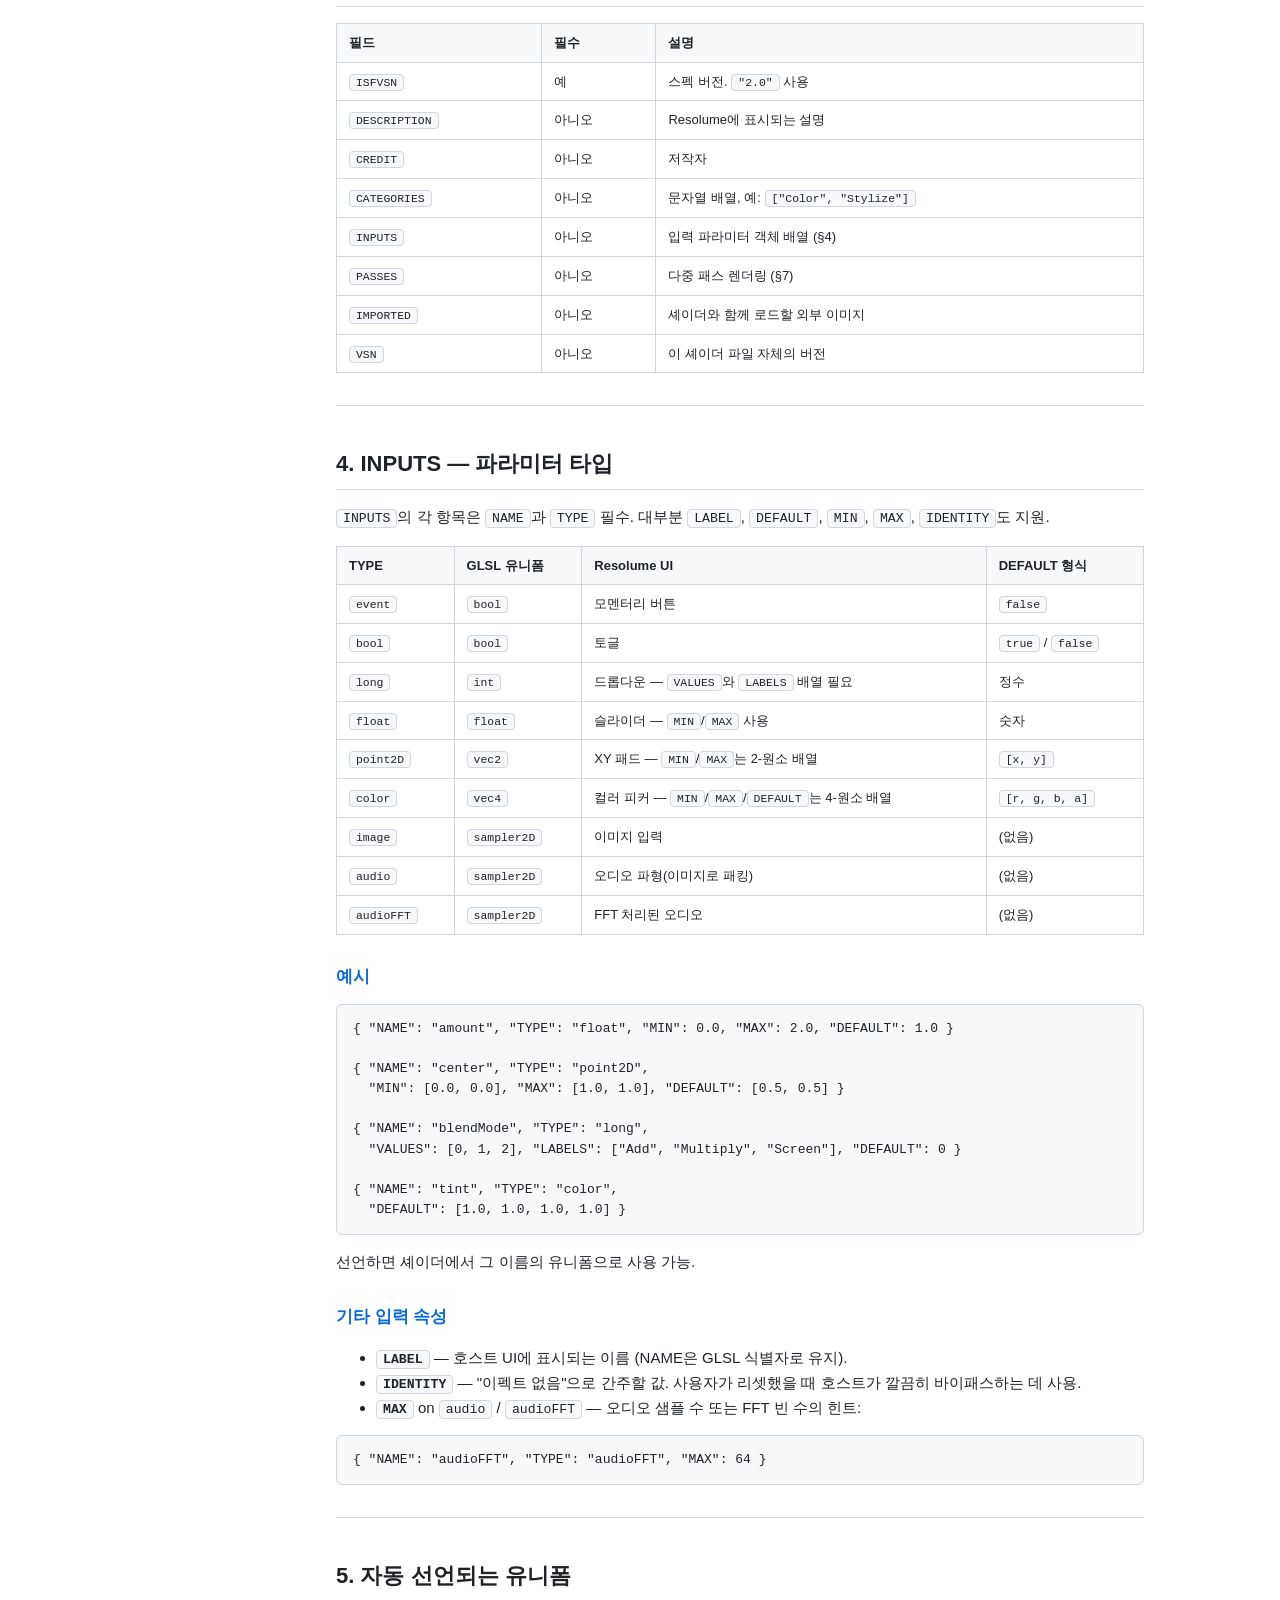
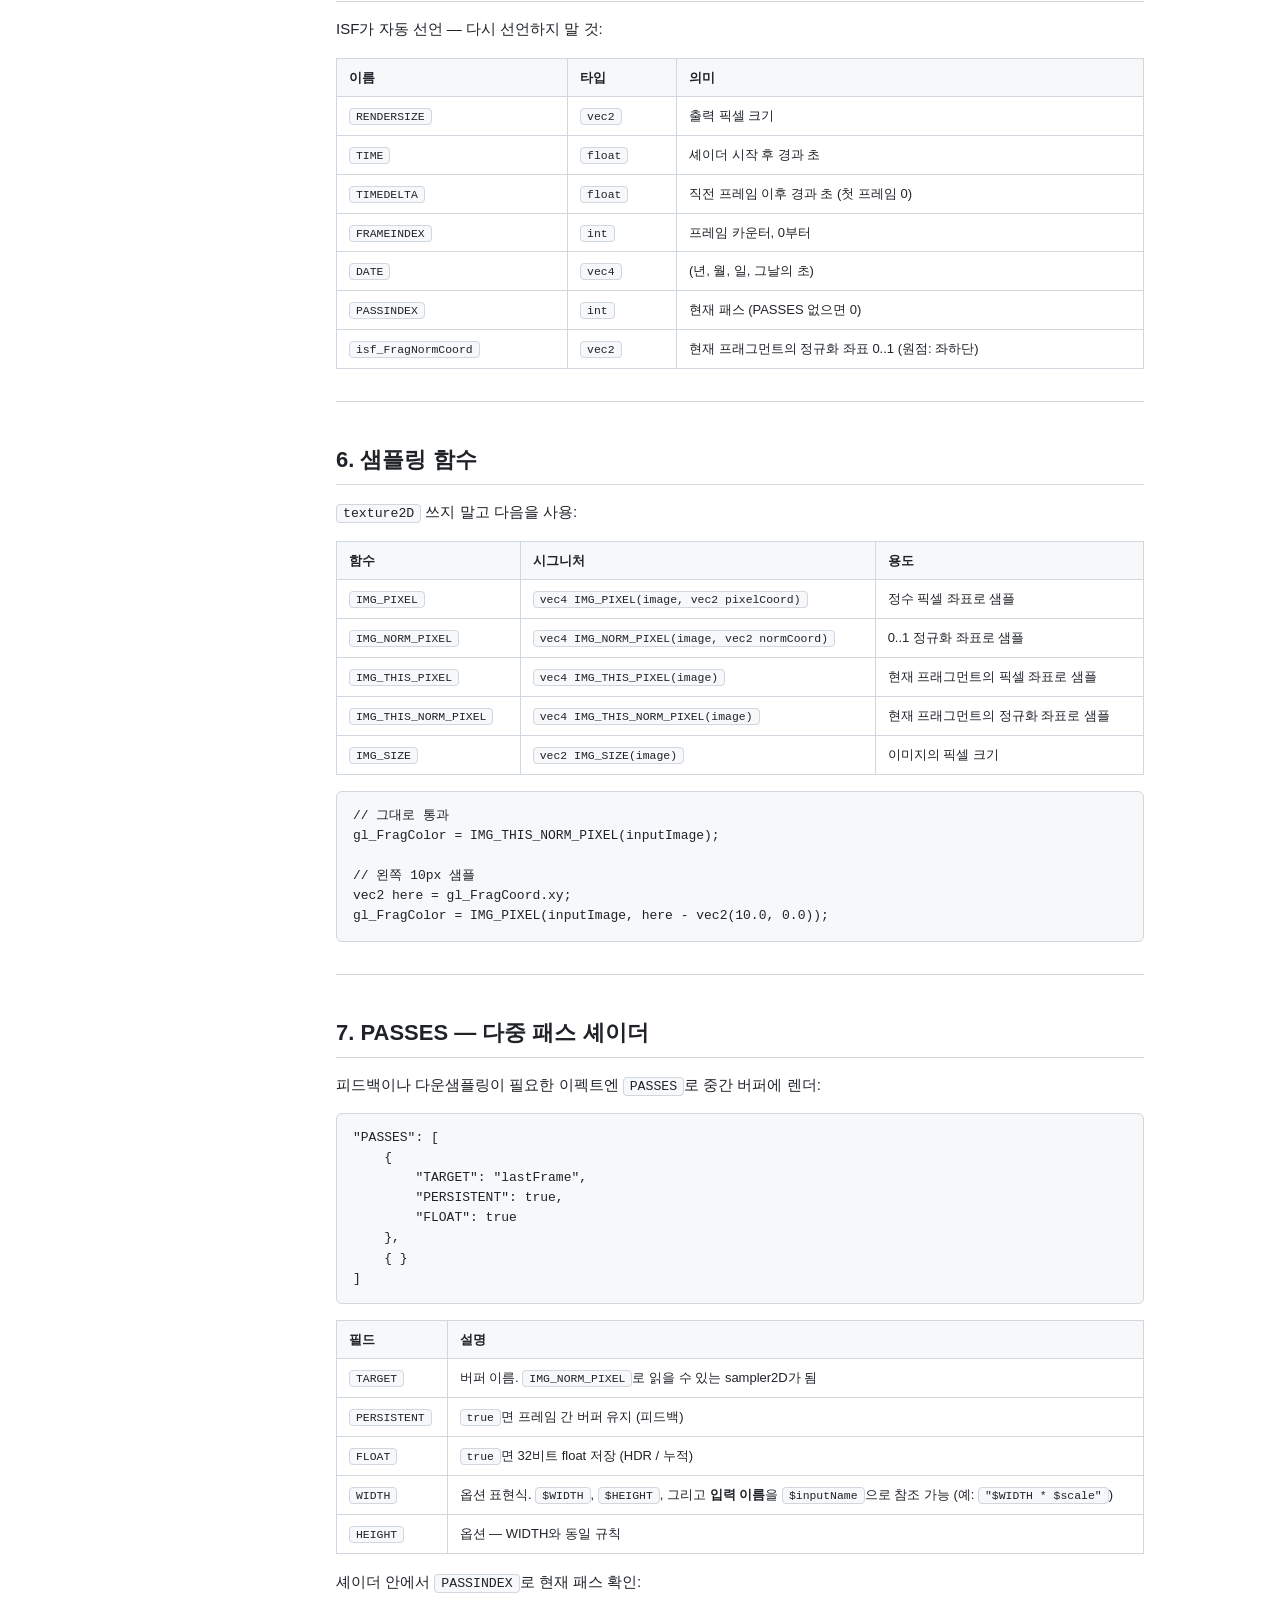
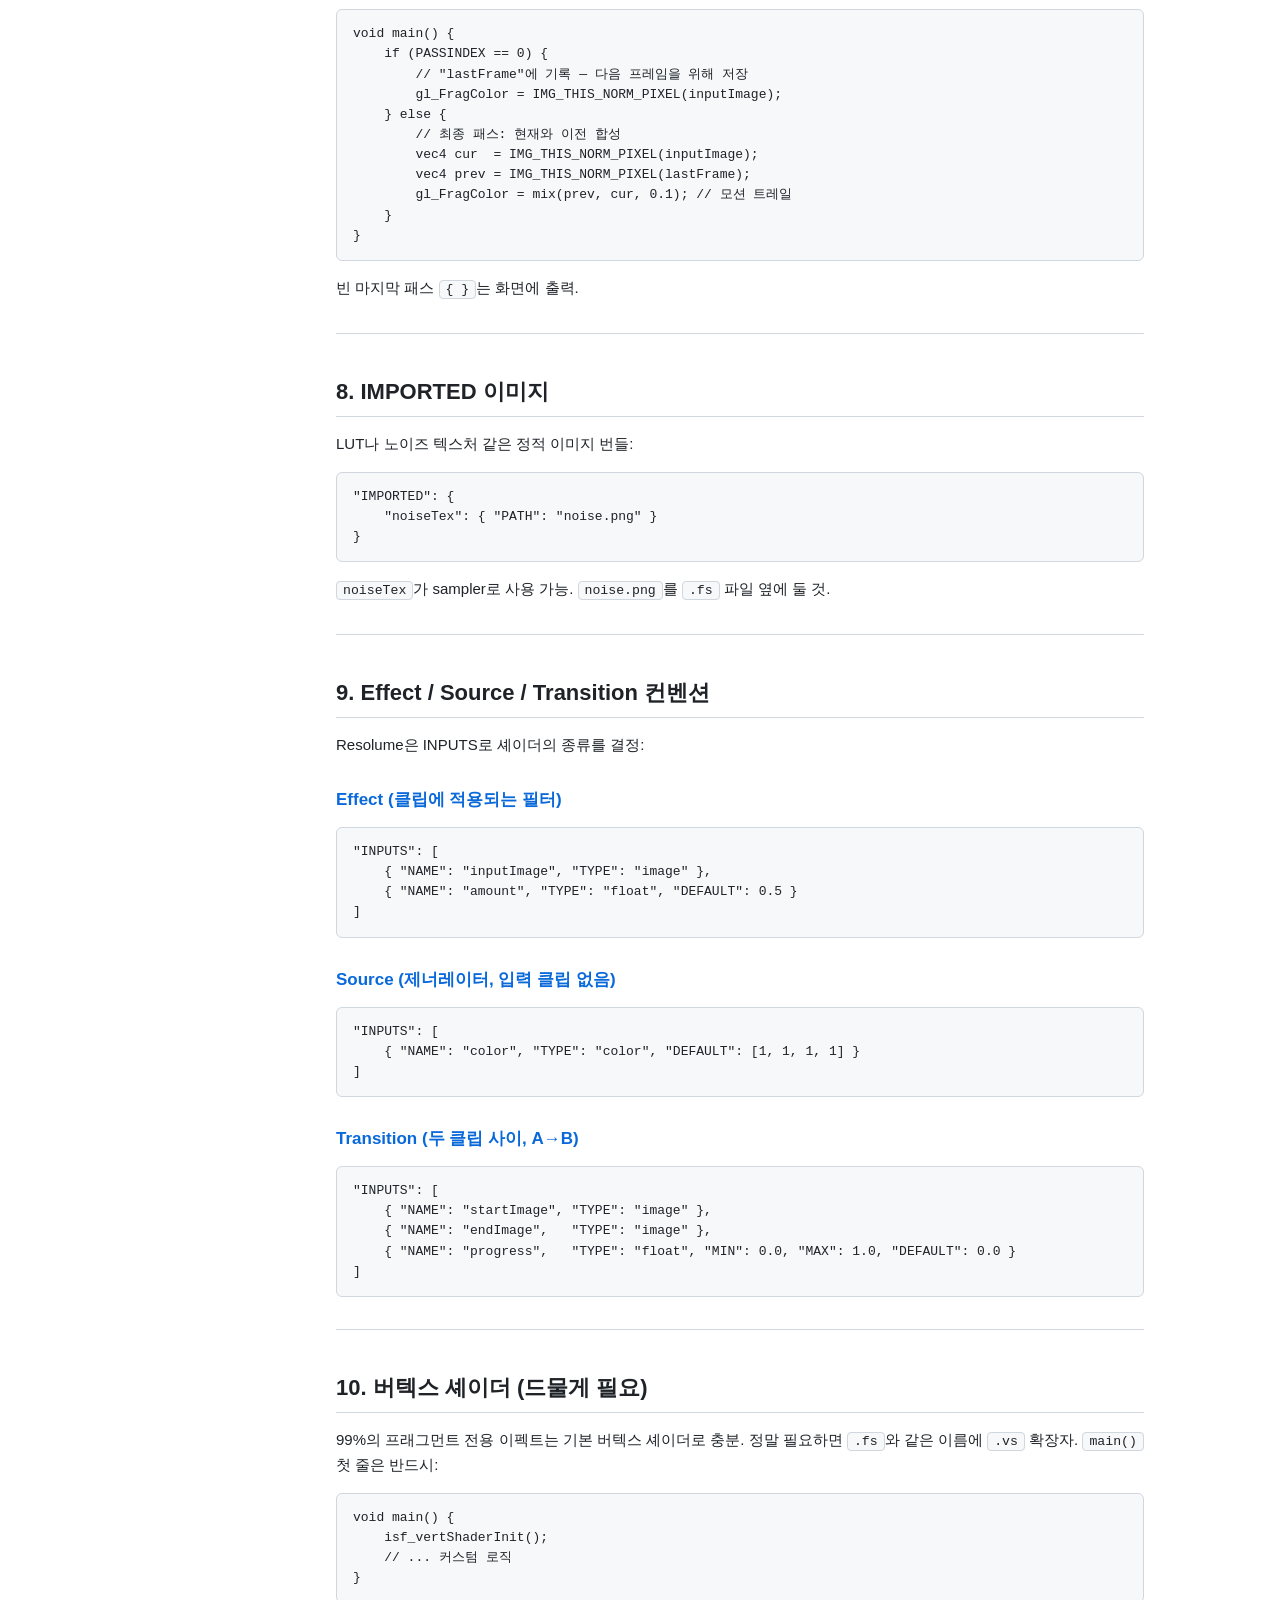
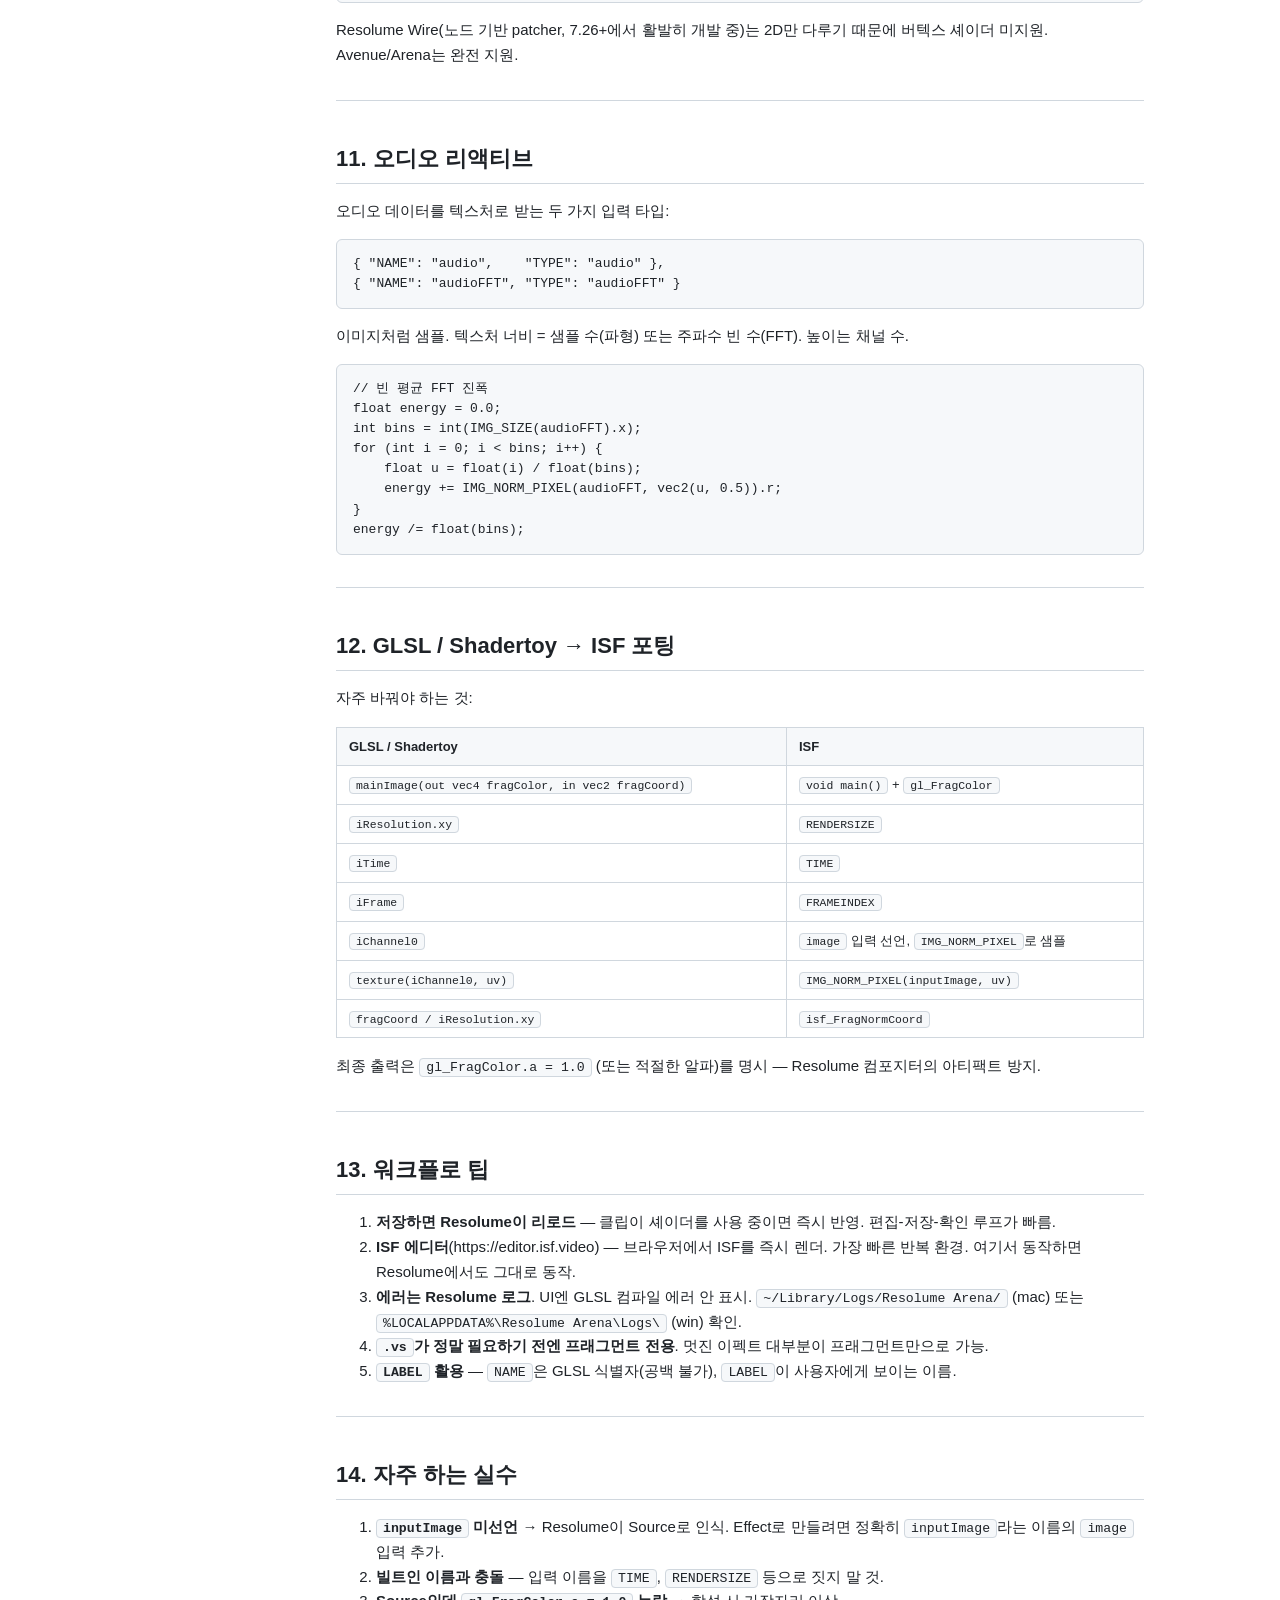
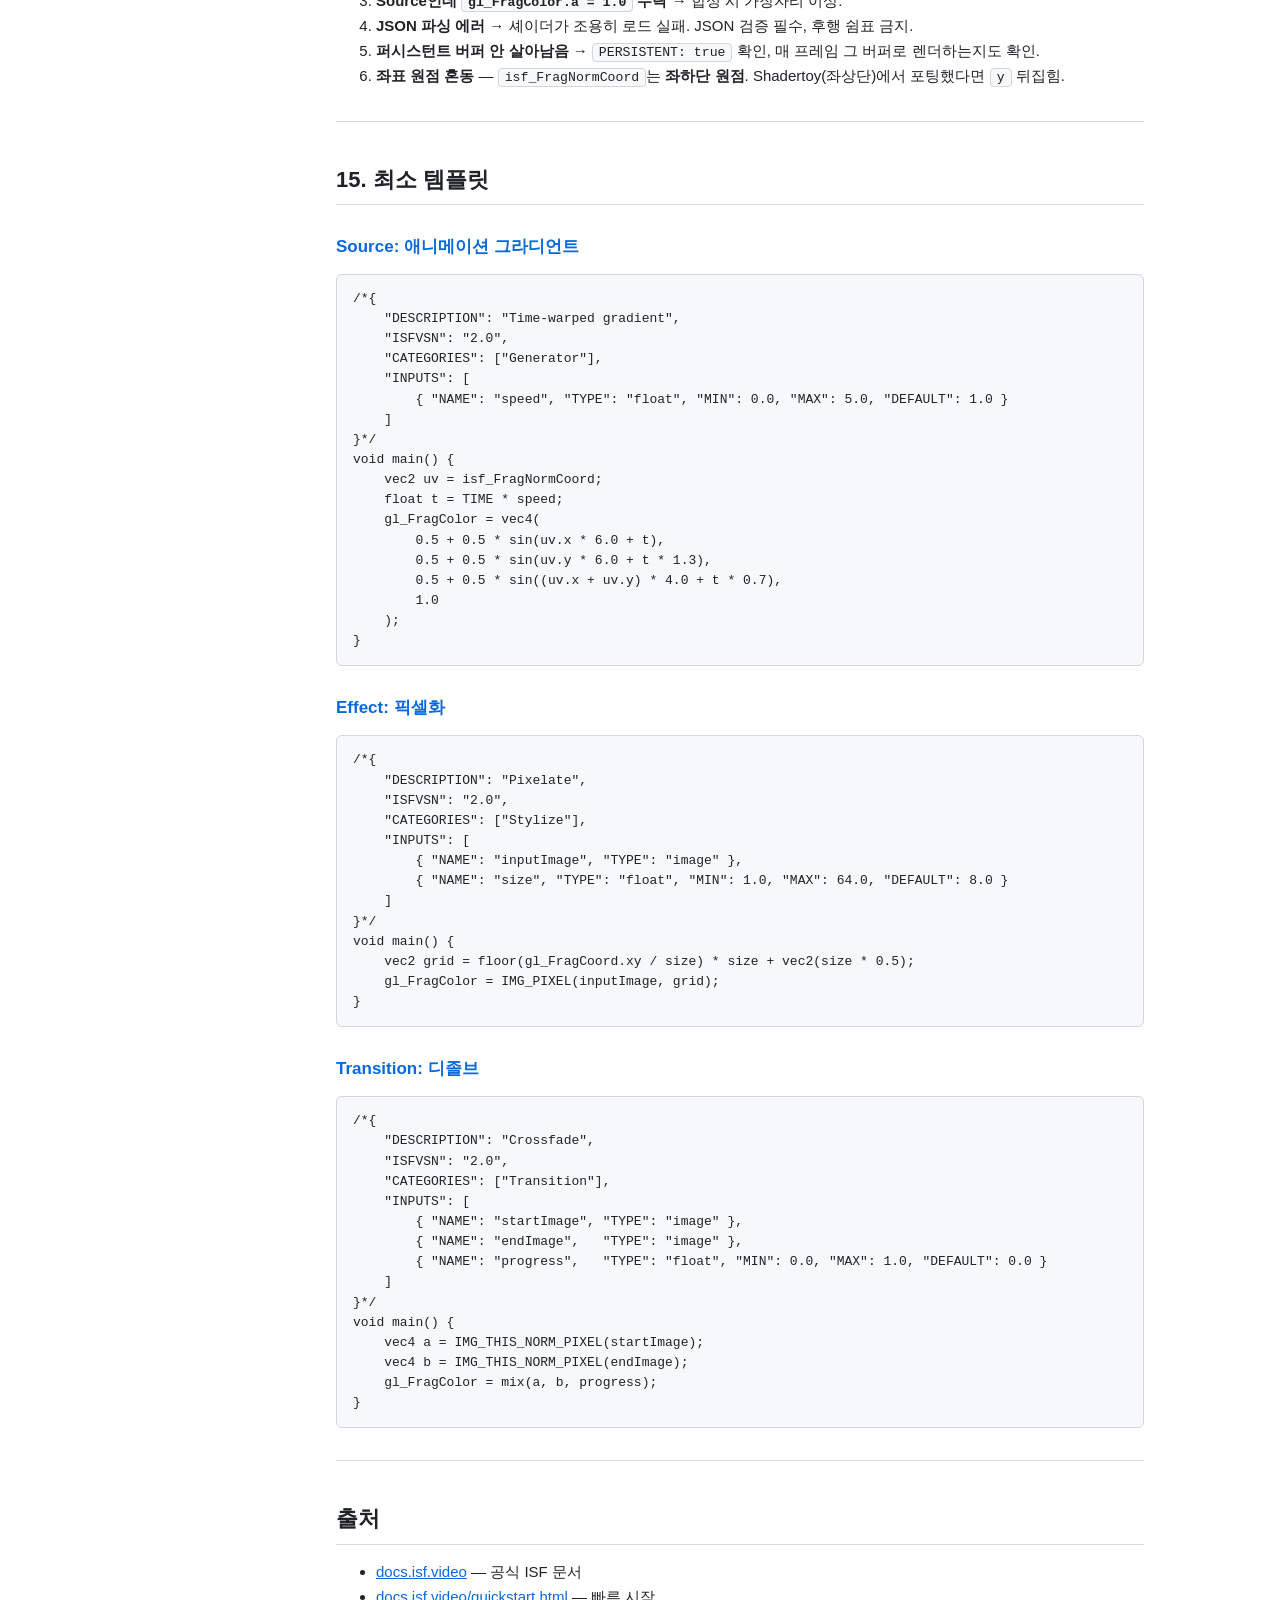
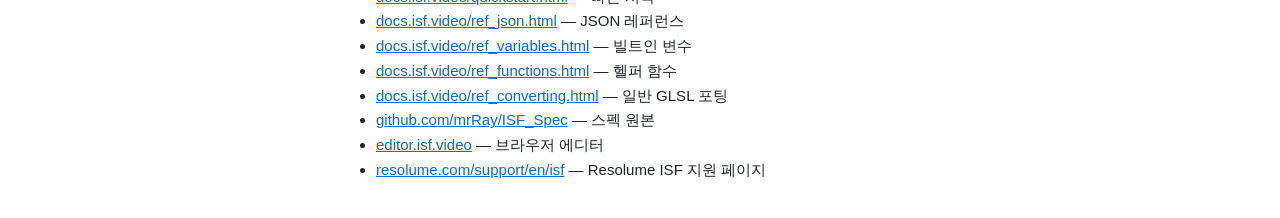
<file: isf/isf-guide.ko.html>
<!DOCTYPE html>
<html lang="ko">
<head>
<meta charset="utf-8">
<meta name="viewport" content="width=device-width, initial-scale=1">
<title>Resolume 7 ISF 셰이더 가이드</title>
<link rel="stylesheet" href="../assets/style.css">
</head>
<body>
<div class="layout">
<aside class="sidebar">
<div class="lang-toggle">
<a class="active" href="#">한국어</a>
<a href="isf-guide.en.html">English</a>
</div>
<h2>홈</h2>
<a href="../README.ko.html">← 인덱스</a>
<h2>목차</h2>
<a class="depth-2" href="#1-isf-파일-형태">1. ISF 파일 형태</a>
<a class="depth-2" href="#2-파일-위치">2. 파일 위치</a>
<a class="depth-2" href="#3-isf-json-최상위-필드">3. ISF JSON 최상위 필드</a>
<a class="depth-2" href="#4-inputs-파라미터-타입">4. INPUTS — 파라미터 타입</a>
<a class="depth-3" href="#예시">예시</a>
<a class="depth-3" href="#기타-입력-속성">기타 입력 속성</a>
<a class="depth-2" href="#5-자동-선언되는-유니폼">5. 자동 선언되는 유니폼</a>
<a class="depth-2" href="#6-샘플링-함수">6. 샘플링 함수</a>
<a class="depth-2" href="#7-passes-다중-패스-셰이더">7. PASSES — 다중 패스 셰이더</a>
<a class="depth-2" href="#8-imported-이미지">8. IMPORTED 이미지</a>
<a class="depth-2" href="#9-effect-source-transition-컨벤션">9. Effect / Source / Transition 컨벤션</a>
<a class="depth-3" href="#effect-클립에-적용되는-필터">Effect (클립에 적용되는 필터)</a>
<a class="depth-3" href="#source-제너레이터-입력-클립-없음">Source (제너레이터, 입력 클립 없음)</a>
<a class="depth-3" href="#transition-두-클립-사이-ab">Transition (두 클립 사이, A→B)</a>
<a class="depth-2" href="#10-버텍스-셰이더-드물게-필요">10. 버텍스 셰이더 (드물게 필요)</a>
<a class="depth-2" href="#11-오디오-리액티브">11. 오디오 리액티브</a>
<a class="depth-2" href="#12-glsl-shadertoy-isf-포팅">12. GLSL / Shadertoy → ISF 포팅</a>
<a class="depth-2" href="#13-워크플로-팁">13. 워크플로 팁</a>
<a class="depth-2" href="#14-자주-하는-실수">14. 자주 하는 실수</a>
<a class="depth-2" href="#15-최소-템플릿">15. 최소 템플릿</a>
<a class="depth-3" href="#source-애니메이션-그라디언트">Source: 애니메이션 그라디언트</a>
<a class="depth-3" href="#effect-픽셀화">Effect: 픽셀화</a>
<a class="depth-3" href="#transition-디졸브">Transition: 디졸브</a>
<a class="depth-2" href="#출처">출처</a>
</aside>
<main>
<h1>Resolume 7 ISF 셰이더 가이드</h1>
<div class="meta">ISF 2.0 / Resolume 7.8+ · 2026-04-30 (ISF 스펙으로 검증)</div>
<p>ISF (Interactive Shader Format)는 JSON 메타데이터가 앞에 붙은 GLSL 프래그먼트 셰이더 포맷. Resolume Avenue/Arena 7.8+가 네이티브로 로드. <strong>C++ 빌드, SDK 불필요</strong> — <code>.fs</code> 파일을 적절한 폴더에 떨어뜨리면 Resolume이 자동 인식. 프래그먼트 셰이더로 표현 가능한 비주얼이라면 ISF가 정답.</p>
<p>오디오 액세스, 호스트 영속 상태, 셰이더 외 로직이 필요하면 <a href="../ffgl/ffgl-guide.ko.html">FFGL</a> 사용.</p>
<hr>
<h2 id="1-isf-파일-형태">1. ISF 파일 형태</h2>
<p>ISF는 단일 <code>.fs</code> 파일 — 맨 위에 JSON 메타데이터(GLSL 다중행 주석으로 감쌈), 그 아래에 GLSL 프래그먼트 셰이더 코드:</p>
<pre><code class="lang-glsl">/*{
    "DESCRIPTION": "입력 이미지에 색조 입힘",
    "CREDIT": "your name",
    "ISFVSN": "2.0",
    "CATEGORIES": ["Color"],
    "INPUTS": [
        { "NAME": "inputImage", "TYPE": "image" },
        { "NAME": "tint", "TYPE": "color", "DEFAULT": [1.0, 0.5, 0.5, 1.0] }
    ]
}*/

void main() {
    vec4 src = IMG_THIS_PIXEL(inputImage);
    gl_FragColor = src * tint;
}</code></pre>
<p>세 가지 규칙:</p>
<ol>
<li><strong>JSON 블록은 반드시 맨 앞</strong>, <code>/*{ ... }*/</code>로 감쌈.</li>
<li><strong><code>IMG_PIXEL</code> / <code>IMG_NORM_PIXEL</code> 사용</strong> — GLSL의 <code>texture2D</code> / <code>texture</code> 대신.</li>
<li><strong>출력은 <code>gl_FragColor</code></strong> (스펙은 GLSL 1.10 스타일).</li>
</ol>
<hr>
<h2 id="2-파일-위치">2. 파일 위치</h2>
<table>
<thead><tr>
<th>플랫폼</th>
<th>경로</th>
</tr></thead><tbody>
<tr>
<td>Resolume 사용자 폴더</td>
<td><code>~/Documents/Resolume Arena/Sources/</code> 또는 <code>~/Documents/Resolume Arena/Effects/</code></td>
</tr>
<tr>
<td>Windows 등가</td>
<td><code>%USERPROFILE%\Documents\Resolume Arena\Sources\</code> (또는 <code>Effects\</code>)</td>
</tr>
<tr>
<td>크로스앱 ISF 폴더 (mac)</td>
<td><code>~/Library/Graphics/ISF/</code></td>
</tr>
<tr>
<td>크로스앱 ISF 폴더 (win)</td>
<td><code>%PROGRAMDATA%\ISF\</code></td>
</tr>
</tbody></table>
<p>Resolume의 <code>Sources/</code>에 두면 Source로, <code>Effects/</code>에 두면 Effect로 표시.</p>
<blockquote><strong>크로스앱 <code>ISF</code> 폴더</strong>(<code>~/Library/Graphics/ISF/</code>, <code>%PROGRAMDATA%\ISF\</code>)는 Vidvox/ISF 커뮤니티 컨벤션 — VDMX, MadMapper 등 다른 ISF 호스트가 공유. Resolume도 실제로 읽지만 공식 스캔 경로로 문서화하지는 않음. 확실하게 하려면 Resolume의 제품별 <code>Sources/Effects</code> 폴더에 복사본을 둘 것.</blockquote>
<blockquote><strong>Source인지 Effect인지는 INPUTS이 결정.</strong> Resolume은 INPUTS를 보고 판단: - <code>inputImage</code> 없음 → <strong>Source</strong> - <code>inputImage</code>라는 이름의 <code>image</code> 입력 1개 → <strong>Effect</strong> - <code>startImage</code>와 <code>endImage</code> 이미지 입력 2개 + <code>progress</code> float → <strong>Transition</strong></blockquote>
<hr>
<h2 id="3-isf-json-최상위-필드">3. ISF JSON 최상위 필드</h2>
<table>
<thead><tr>
<th>필드</th>
<th>필수</th>
<th>설명</th>
</tr></thead><tbody>
<tr>
<td><code>ISFVSN</code></td>
<td>예</td>
<td>스펙 버전. <code>"2.0"</code> 사용</td>
</tr>
<tr>
<td><code>DESCRIPTION</code></td>
<td>아니오</td>
<td>Resolume에 표시되는 설명</td>
</tr>
<tr>
<td><code>CREDIT</code></td>
<td>아니오</td>
<td>저작자</td>
</tr>
<tr>
<td><code>CATEGORIES</code></td>
<td>아니오</td>
<td>문자열 배열, 예: <code>["Color", "Stylize"]</code></td>
</tr>
<tr>
<td><code>INPUTS</code></td>
<td>아니오</td>
<td>입력 파라미터 객체 배열 (§4)</td>
</tr>
<tr>
<td><code>PASSES</code></td>
<td>아니오</td>
<td>다중 패스 렌더링 (§7)</td>
</tr>
<tr>
<td><code>IMPORTED</code></td>
<td>아니오</td>
<td>셰이더와 함께 로드할 외부 이미지</td>
</tr>
<tr>
<td><code>VSN</code></td>
<td>아니오</td>
<td>이 셰이더 파일 자체의 버전</td>
</tr>
</tbody></table>
<hr>
<h2 id="4-inputs-파라미터-타입">4. INPUTS — 파라미터 타입</h2>
<p><code>INPUTS</code>의 각 항목은 <code>NAME</code>과 <code>TYPE</code> 필수. 대부분 <code>LABEL</code>, <code>DEFAULT</code>, <code>MIN</code>, <code>MAX</code>, <code>IDENTITY</code>도 지원.</p>
<table>
<thead><tr>
<th>TYPE</th>
<th>GLSL 유니폼</th>
<th>Resolume UI</th>
<th>DEFAULT 형식</th>
</tr></thead><tbody>
<tr>
<td><code>event</code></td>
<td><code>bool</code></td>
<td>모멘터리 버튼</td>
<td><code>false</code></td>
</tr>
<tr>
<td><code>bool</code></td>
<td><code>bool</code></td>
<td>토글</td>
<td><code>true</code> / <code>false</code></td>
</tr>
<tr>
<td><code>long</code></td>
<td><code>int</code></td>
<td>드롭다운 — <code>VALUES</code>와 <code>LABELS</code> 배열 필요</td>
<td>정수</td>
</tr>
<tr>
<td><code>float</code></td>
<td><code>float</code></td>
<td>슬라이더 — <code>MIN</code>/<code>MAX</code> 사용</td>
<td>숫자</td>
</tr>
<tr>
<td><code>point2D</code></td>
<td><code>vec2</code></td>
<td>XY 패드 — <code>MIN</code>/<code>MAX</code>는 2-원소 배열</td>
<td><code>[x, y]</code></td>
</tr>
<tr>
<td><code>color</code></td>
<td><code>vec4</code></td>
<td>컬러 피커 — <code>MIN</code>/<code>MAX</code>/<code>DEFAULT</code>는 4-원소 배열</td>
<td><code>[r, g, b, a]</code></td>
</tr>
<tr>
<td><code>image</code></td>
<td><code>sampler2D</code></td>
<td>이미지 입력</td>
<td>(없음)</td>
</tr>
<tr>
<td><code>audio</code></td>
<td><code>sampler2D</code></td>
<td>오디오 파형(이미지로 패킹)</td>
<td>(없음)</td>
</tr>
<tr>
<td><code>audioFFT</code></td>
<td><code>sampler2D</code></td>
<td>FFT 처리된 오디오</td>
<td>(없음)</td>
</tr>
</tbody></table>
<h3 id="예시">예시</h3>
<pre><code class="lang-json">{ "NAME": "amount", "TYPE": "float", "MIN": 0.0, "MAX": 2.0, "DEFAULT": 1.0 }

{ "NAME": "center", "TYPE": "point2D",
  "MIN": [0.0, 0.0], "MAX": [1.0, 1.0], "DEFAULT": [0.5, 0.5] }

{ "NAME": "blendMode", "TYPE": "long",
  "VALUES": [0, 1, 2], "LABELS": ["Add", "Multiply", "Screen"], "DEFAULT": 0 }

{ "NAME": "tint", "TYPE": "color",
  "DEFAULT": [1.0, 1.0, 1.0, 1.0] }</code></pre>
<p>선언하면 셰이더에서 그 이름의 유니폼으로 사용 가능.</p>
<h3 id="기타-입력-속성">기타 입력 속성</h3>
<ul>
<li><strong><code>LABEL</code></strong> — 호스트 UI에 표시되는 이름 (NAME은 GLSL 식별자로 유지).</li>
<li><strong><code>IDENTITY</code></strong> — "이펙트 없음"으로 간주할 값. 사용자가 리셋했을 때 호스트가 깔끔히 바이패스하는 데 사용.</li>
<li><strong><code>MAX</code></strong> on <code>audio</code> / <code>audioFFT</code> — 오디오 샘플 수 또는 FFT 빈 수의 힌트:</li>
</ul>
<pre><code class="lang-json">{ "NAME": "audioFFT", "TYPE": "audioFFT", "MAX": 64 }</code></pre>
<hr>
<h2 id="5-자동-선언되는-유니폼">5. 자동 선언되는 유니폼</h2>
<p>ISF가 자동 선언 — 다시 선언하지 말 것:</p>
<table>
<thead><tr>
<th>이름</th>
<th>타입</th>
<th>의미</th>
</tr></thead><tbody>
<tr>
<td><code>RENDERSIZE</code></td>
<td><code>vec2</code></td>
<td>출력 픽셀 크기</td>
</tr>
<tr>
<td><code>TIME</code></td>
<td><code>float</code></td>
<td>셰이더 시작 후 경과 초</td>
</tr>
<tr>
<td><code>TIMEDELTA</code></td>
<td><code>float</code></td>
<td>직전 프레임 이후 경과 초 (첫 프레임 0)</td>
</tr>
<tr>
<td><code>FRAMEINDEX</code></td>
<td><code>int</code></td>
<td>프레임 카운터, 0부터</td>
</tr>
<tr>
<td><code>DATE</code></td>
<td><code>vec4</code></td>
<td>(년, 월, 일, 그날의 초)</td>
</tr>
<tr>
<td><code>PASSINDEX</code></td>
<td><code>int</code></td>
<td>현재 패스 (PASSES 없으면 0)</td>
</tr>
<tr>
<td><code>isf_FragNormCoord</code></td>
<td><code>vec2</code></td>
<td>현재 프래그먼트의 정규화 좌표 0..1 (원점: 좌하단)</td>
</tr>
</tbody></table>
<hr>
<h2 id="6-샘플링-함수">6. 샘플링 함수</h2>
<p><code>texture2D</code> 쓰지 말고 다음을 사용:</p>
<table>
<thead><tr>
<th>함수</th>
<th>시그니처</th>
<th>용도</th>
</tr></thead><tbody>
<tr>
<td><code>IMG_PIXEL</code></td>
<td><code>vec4 IMG_PIXEL(image, vec2 pixelCoord)</code></td>
<td>정수 픽셀 좌표로 샘플</td>
</tr>
<tr>
<td><code>IMG_NORM_PIXEL</code></td>
<td><code>vec4 IMG_NORM_PIXEL(image, vec2 normCoord)</code></td>
<td>0..1 정규화 좌표로 샘플</td>
</tr>
<tr>
<td><code>IMG_THIS_PIXEL</code></td>
<td><code>vec4 IMG_THIS_PIXEL(image)</code></td>
<td>현재 프래그먼트의 픽셀 좌표로 샘플</td>
</tr>
<tr>
<td><code>IMG_THIS_NORM_PIXEL</code></td>
<td><code>vec4 IMG_THIS_NORM_PIXEL(image)</code></td>
<td>현재 프래그먼트의 정규화 좌표로 샘플</td>
</tr>
<tr>
<td><code>IMG_SIZE</code></td>
<td><code>vec2 IMG_SIZE(image)</code></td>
<td>이미지의 픽셀 크기</td>
</tr>
</tbody></table>
<pre><code class="lang-glsl">// 그대로 통과
gl_FragColor = IMG_THIS_NORM_PIXEL(inputImage);

// 왼쪽 10px 샘플
vec2 here = gl_FragCoord.xy;
gl_FragColor = IMG_PIXEL(inputImage, here - vec2(10.0, 0.0));</code></pre>
<hr>
<h2 id="7-passes-다중-패스-셰이더">7. PASSES — 다중 패스 셰이더</h2>
<p>피드백이나 다운샘플링이 필요한 이펙트엔 <code>PASSES</code>로 중간 버퍼에 렌더:</p>
<pre><code class="lang-json">"PASSES": [
    {
        "TARGET": "lastFrame",
        "PERSISTENT": true,
        "FLOAT": true
    },
    { }
]</code></pre>
<table>
<thead><tr>
<th>필드</th>
<th>설명</th>
</tr></thead><tbody>
<tr>
<td><code>TARGET</code></td>
<td>버퍼 이름. <code>IMG_NORM_PIXEL</code>로 읽을 수 있는 sampler2D가 됨</td>
</tr>
<tr>
<td><code>PERSISTENT</code></td>
<td><code>true</code>면 프레임 간 버퍼 유지 (피드백)</td>
</tr>
<tr>
<td><code>FLOAT</code></td>
<td><code>true</code>면 32비트 float 저장 (HDR / 누적)</td>
</tr>
<tr>
<td><code>WIDTH</code></td>
<td>옵션 표현식. <code>$WIDTH</code>, <code>$HEIGHT</code>, 그리고 <strong>입력 이름</strong>을 <code>$inputName</code>으로 참조 가능 (예: <code>"$WIDTH * $scale"</code>)</td>
</tr>
<tr>
<td><code>HEIGHT</code></td>
<td>옵션 — WIDTH와 동일 규칙</td>
</tr>
</tbody></table>
<p>셰이더 안에서 <code>PASSINDEX</code>로 현재 패스 확인:</p>
<pre><code class="lang-glsl">void main() {
    if (PASSINDEX == 0) {
        // "lastFrame"에 기록 — 다음 프레임을 위해 저장
        gl_FragColor = IMG_THIS_NORM_PIXEL(inputImage);
    } else {
        // 최종 패스: 현재와 이전 합성
        vec4 cur  = IMG_THIS_NORM_PIXEL(inputImage);
        vec4 prev = IMG_THIS_NORM_PIXEL(lastFrame);
        gl_FragColor = mix(prev, cur, 0.1); // 모션 트레일
    }
}</code></pre>
<p>빈 마지막 패스 <code>{ }</code>는 화면에 출력.</p>
<hr>
<h2 id="8-imported-이미지">8. IMPORTED 이미지</h2>
<p>LUT나 노이즈 텍스처 같은 정적 이미지 번들:</p>
<pre><code class="lang-json">"IMPORTED": {
    "noiseTex": { "PATH": "noise.png" }
}</code></pre>
<p><code>noiseTex</code>가 sampler로 사용 가능. <code>noise.png</code>를 <code>.fs</code> 파일 옆에 둘 것.</p>
<hr>
<h2 id="9-effect-source-transition-컨벤션">9. Effect / Source / Transition 컨벤션</h2>
<p>Resolume은 INPUTS로 셰이더의 종류를 결정:</p>
<h3 id="effect-클립에-적용되는-필터">Effect (클립에 적용되는 필터)</h3>
<pre><code class="lang-json">"INPUTS": [
    { "NAME": "inputImage", "TYPE": "image" },
    { "NAME": "amount", "TYPE": "float", "DEFAULT": 0.5 }
]</code></pre>
<h3 id="source-제너레이터-입력-클립-없음">Source (제너레이터, 입력 클립 없음)</h3>
<pre><code class="lang-json">"INPUTS": [
    { "NAME": "color", "TYPE": "color", "DEFAULT": [1, 1, 1, 1] }
]</code></pre>
<h3 id="transition-두-클립-사이-ab">Transition (두 클립 사이, A→B)</h3>
<pre><code class="lang-json">"INPUTS": [
    { "NAME": "startImage", "TYPE": "image" },
    { "NAME": "endImage",   "TYPE": "image" },
    { "NAME": "progress",   "TYPE": "float", "MIN": 0.0, "MAX": 1.0, "DEFAULT": 0.0 }
]</code></pre>
<hr>
<h2 id="10-버텍스-셰이더-드물게-필요">10. 버텍스 셰이더 (드물게 필요)</h2>
<p>99%의 프래그먼트 전용 이펙트는 기본 버텍스 셰이더로 충분. 정말 필요하면 <code>.fs</code>와 같은 이름에 <code>.vs</code> 확장자. <code>main()</code> 첫 줄은 반드시:</p>
<pre><code class="lang-glsl">void main() {
    isf_vertShaderInit();
    // ... 커스텀 로직
}</code></pre>
<p>Resolume Wire(노드 기반 patcher, 7.26+에서 활발히 개발 중)는 2D만 다루기 때문에 버텍스 셰이더 미지원. Avenue/Arena는 완전 지원.</p>
<hr>
<h2 id="11-오디오-리액티브">11. 오디오 리액티브</h2>
<p>오디오 데이터를 텍스처로 받는 두 가지 입력 타입:</p>
<pre><code class="lang-json">{ "NAME": "audio",    "TYPE": "audio" },
{ "NAME": "audioFFT", "TYPE": "audioFFT" }</code></pre>
<p>이미지처럼 샘플. 텍스처 너비 = 샘플 수(파형) 또는 주파수 빈 수(FFT). 높이는 채널 수.</p>
<pre><code class="lang-glsl">// 빈 평균 FFT 진폭
float energy = 0.0;
int bins = int(IMG_SIZE(audioFFT).x);
for (int i = 0; i &lt; bins; i++) {
    float u = float(i) / float(bins);
    energy += IMG_NORM_PIXEL(audioFFT, vec2(u, 0.5)).r;
}
energy /= float(bins);</code></pre>
<hr>
<h2 id="12-glsl-shadertoy-isf-포팅">12. GLSL / Shadertoy → ISF 포팅</h2>
<p>자주 바꿔야 하는 것:</p>
<table>
<thead><tr>
<th>GLSL / Shadertoy</th>
<th>ISF</th>
</tr></thead><tbody>
<tr>
<td><code>mainImage(out vec4 fragColor, in vec2 fragCoord)</code></td>
<td><code>void main()</code> + <code>gl_FragColor</code></td>
</tr>
<tr>
<td><code>iResolution.xy</code></td>
<td><code>RENDERSIZE</code></td>
</tr>
<tr>
<td><code>iTime</code></td>
<td><code>TIME</code></td>
</tr>
<tr>
<td><code>iFrame</code></td>
<td><code>FRAMEINDEX</code></td>
</tr>
<tr>
<td><code>iChannel0</code></td>
<td><code>image</code> 입력 선언, <code>IMG_NORM_PIXEL</code>로 샘플</td>
</tr>
<tr>
<td><code>texture(iChannel0, uv)</code></td>
<td><code>IMG_NORM_PIXEL(inputImage, uv)</code></td>
</tr>
<tr>
<td><code>fragCoord / iResolution.xy</code></td>
<td><code>isf_FragNormCoord</code></td>
</tr>
</tbody></table>
<p>최종 출력은 <code>gl_FragColor.a = 1.0</code> (또는 적절한 알파)를 명시 — Resolume 컴포지터의 아티팩트 방지.</p>
<hr>
<h2 id="13-워크플로-팁">13. 워크플로 팁</h2>
<ol>
<li><strong>저장하면 Resolume이 리로드</strong> — 클립이 셰이더를 사용 중이면 즉시 반영. 편집-저장-확인 루프가 빠름.</li>
<li><strong>ISF 에디터</strong>(https://editor.isf.video) — 브라우저에서 ISF를 즉시 렌더. 가장 빠른 반복 환경. 여기서 동작하면 Resolume에서도 그대로 동작.</li>
<li><strong>에러는 Resolume 로그</strong>. UI엔 GLSL 컴파일 에러 안 표시. <code>~/Library/Logs/Resolume Arena/</code> (mac) 또는 <code>%LOCALAPPDATA%\Resolume Arena\Logs\</code> (win) 확인.</li>
<li><strong><code>.vs</code>가 정말 필요하기 전엔 프래그먼트 전용</strong>. 멋진 이펙트 대부분이 프래그먼트만으로 가능.</li>
<li><strong><code>LABEL</code> 활용</strong> — <code>NAME</code>은 GLSL 식별자(공백 불가), <code>LABEL</code>이 사용자에게 보이는 이름.</li>
</ol>
<hr>
<h2 id="14-자주-하는-실수">14. 자주 하는 실수</h2>
<ol>
<li><strong><code>inputImage</code> 미선언</strong> → Resolume이 Source로 인식. Effect로 만들려면 정확히 <code>inputImage</code>라는 이름의 <code>image</code> 입력 추가.</li>
<li><strong>빌트인 이름과 충돌</strong> — 입력 이름을 <code>TIME</code>, <code>RENDERSIZE</code> 등으로 짓지 말 것.</li>
<li><strong>Source인데 <code>gl_FragColor.a = 1.0</code> 누락</strong> → 합성 시 가장자리 이상.</li>
<li><strong>JSON 파싱 에러</strong> → 셰이더가 조용히 로드 실패. JSON 검증 필수, 후행 쉼표 금지.</li>
<li><strong>퍼시스턴트 버퍼 안 살아남음</strong> → <code>PERSISTENT: true</code> 확인, 매 프레임 그 버퍼로 렌더하는지도 확인.</li>
<li><strong>좌표 원점 혼동</strong> — <code>isf_FragNormCoord</code>는 <strong>좌하단 원점</strong>. Shadertoy(좌상단)에서 포팅했다면 <code>y</code> 뒤집힘.</li>
</ol>
<hr>
<h2 id="15-최소-템플릿">15. 최소 템플릿</h2>
<h3 id="source-애니메이션-그라디언트">Source: 애니메이션 그라디언트</h3>
<pre><code class="lang-glsl">/*{
    "DESCRIPTION": "Time-warped gradient",
    "ISFVSN": "2.0",
    "CATEGORIES": ["Generator"],
    "INPUTS": [
        { "NAME": "speed", "TYPE": "float", "MIN": 0.0, "MAX": 5.0, "DEFAULT": 1.0 }
    ]
}*/
void main() {
    vec2 uv = isf_FragNormCoord;
    float t = TIME * speed;
    gl_FragColor = vec4(
        0.5 + 0.5 * sin(uv.x * 6.0 + t),
        0.5 + 0.5 * sin(uv.y * 6.0 + t * 1.3),
        0.5 + 0.5 * sin((uv.x + uv.y) * 4.0 + t * 0.7),
        1.0
    );
}</code></pre>
<h3 id="effect-픽셀화">Effect: 픽셀화</h3>
<pre><code class="lang-glsl">/*{
    "DESCRIPTION": "Pixelate",
    "ISFVSN": "2.0",
    "CATEGORIES": ["Stylize"],
    "INPUTS": [
        { "NAME": "inputImage", "TYPE": "image" },
        { "NAME": "size", "TYPE": "float", "MIN": 1.0, "MAX": 64.0, "DEFAULT": 8.0 }
    ]
}*/
void main() {
    vec2 grid = floor(gl_FragCoord.xy / size) * size + vec2(size * 0.5);
    gl_FragColor = IMG_PIXEL(inputImage, grid);
}</code></pre>
<h3 id="transition-디졸브">Transition: 디졸브</h3>
<pre><code class="lang-glsl">/*{
    "DESCRIPTION": "Crossfade",
    "ISFVSN": "2.0",
    "CATEGORIES": ["Transition"],
    "INPUTS": [
        { "NAME": "startImage", "TYPE": "image" },
        { "NAME": "endImage",   "TYPE": "image" },
        { "NAME": "progress",   "TYPE": "float", "MIN": 0.0, "MAX": 1.0, "DEFAULT": 0.0 }
    ]
}*/
void main() {
    vec4 a = IMG_THIS_NORM_PIXEL(startImage);
    vec4 b = IMG_THIS_NORM_PIXEL(endImage);
    gl_FragColor = mix(a, b, progress);
}</code></pre>
<hr>
<h2 id="출처">출처</h2>
<ul>
<li><a href="https://docs.isf.video">docs.isf.video</a> — 공식 ISF 문서</li>
<li><a href="https://docs.isf.video/quickstart.html">docs.isf.video/quickstart.html</a> — 빠른 시작</li>
<li><a href="https://docs.isf.video/ref_json.html">docs.isf.video/ref_json.html</a> — JSON 레퍼런스</li>
<li><a href="https://docs.isf.video/ref_variables.html">docs.isf.video/ref_variables.html</a> — 빌트인 변수</li>
<li><a href="https://docs.isf.video/ref_functions.html">docs.isf.video/ref_functions.html</a> — 헬퍼 함수</li>
<li><a href="https://docs.isf.video/ref_converting.html">docs.isf.video/ref_converting.html</a> — 일반 GLSL 포팅</li>
<li><a href="https://github.com/mrRay/ISF_Spec">github.com/mrRay/ISF_Spec</a> — 스펙 원본</li>
<li><a href="https://editor.isf.video">editor.isf.video</a> — 브라우저 에디터</li>
<li><a href="https://resolume.com/support/en/isf">resolume.com/support/en/isf</a> — Resolume ISF 지원 페이지</li>
</ul>
</main>
</div>
</body>
</html>
</file>
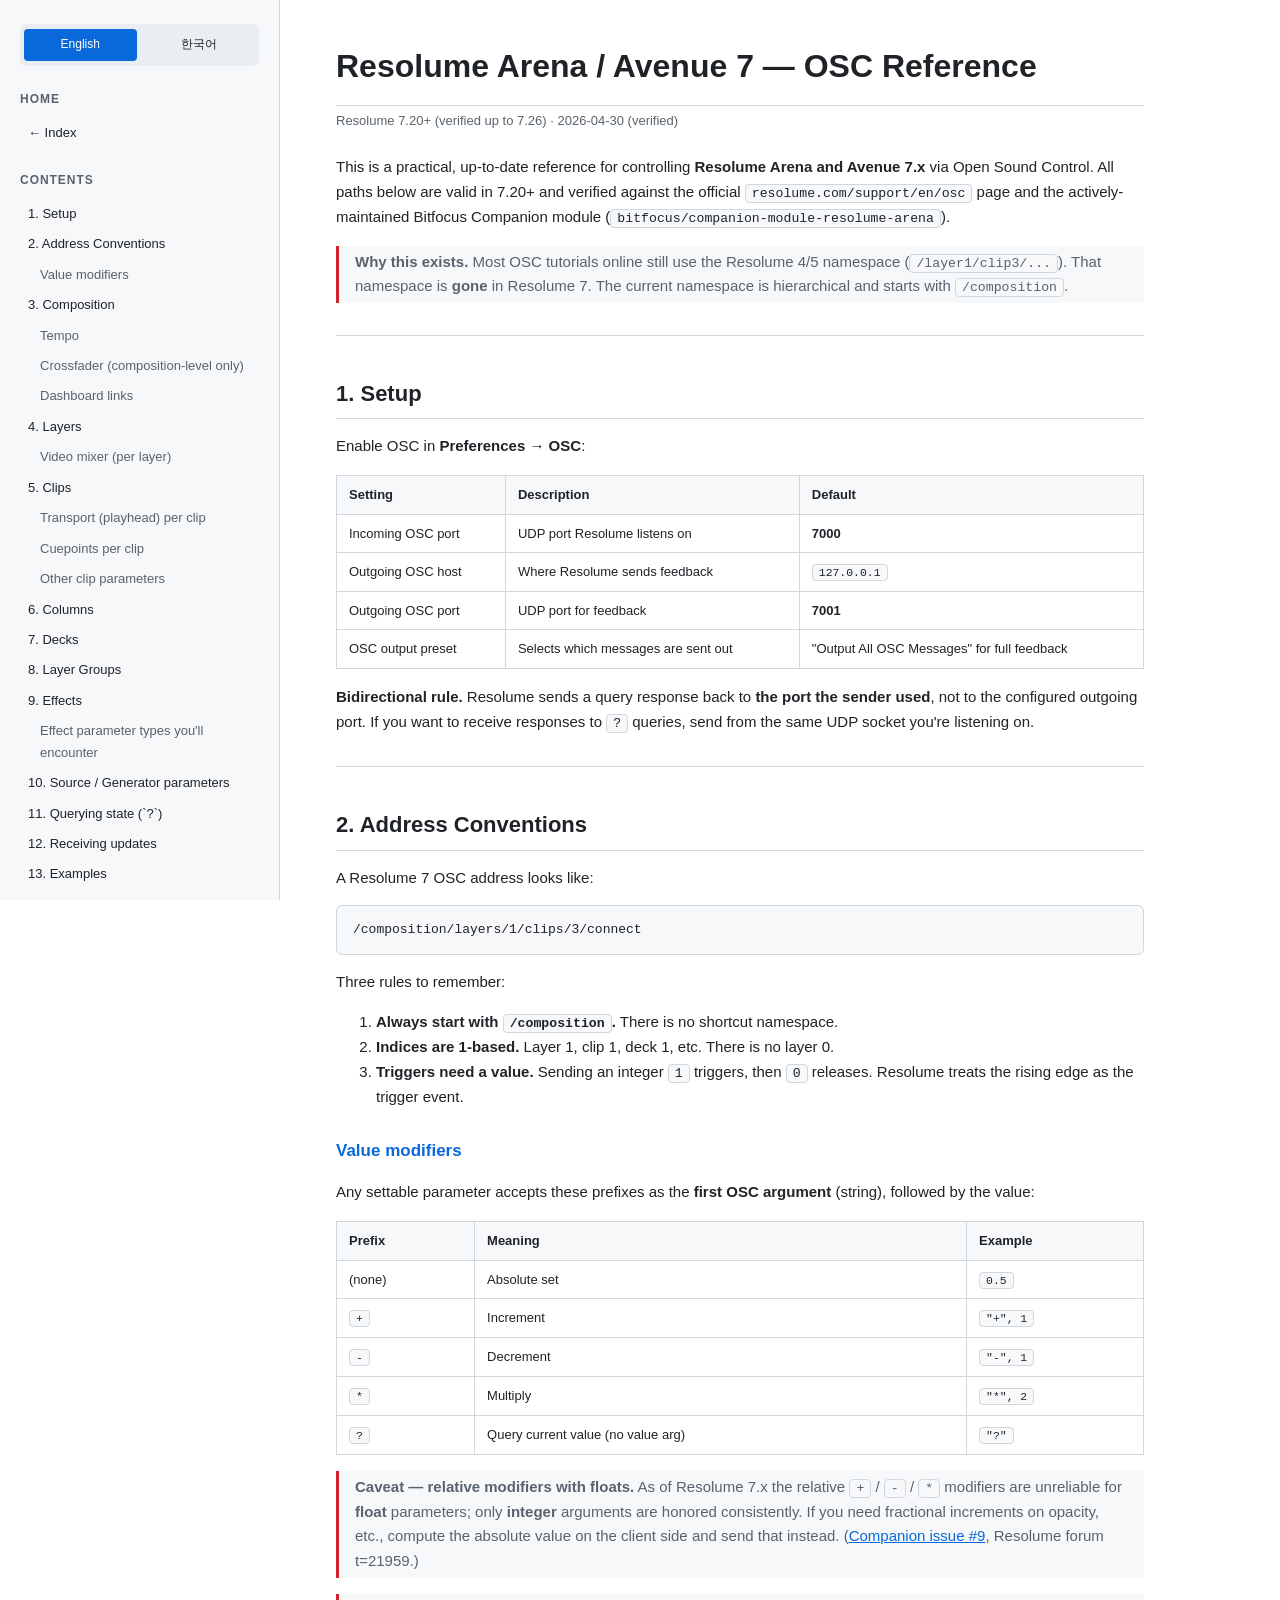
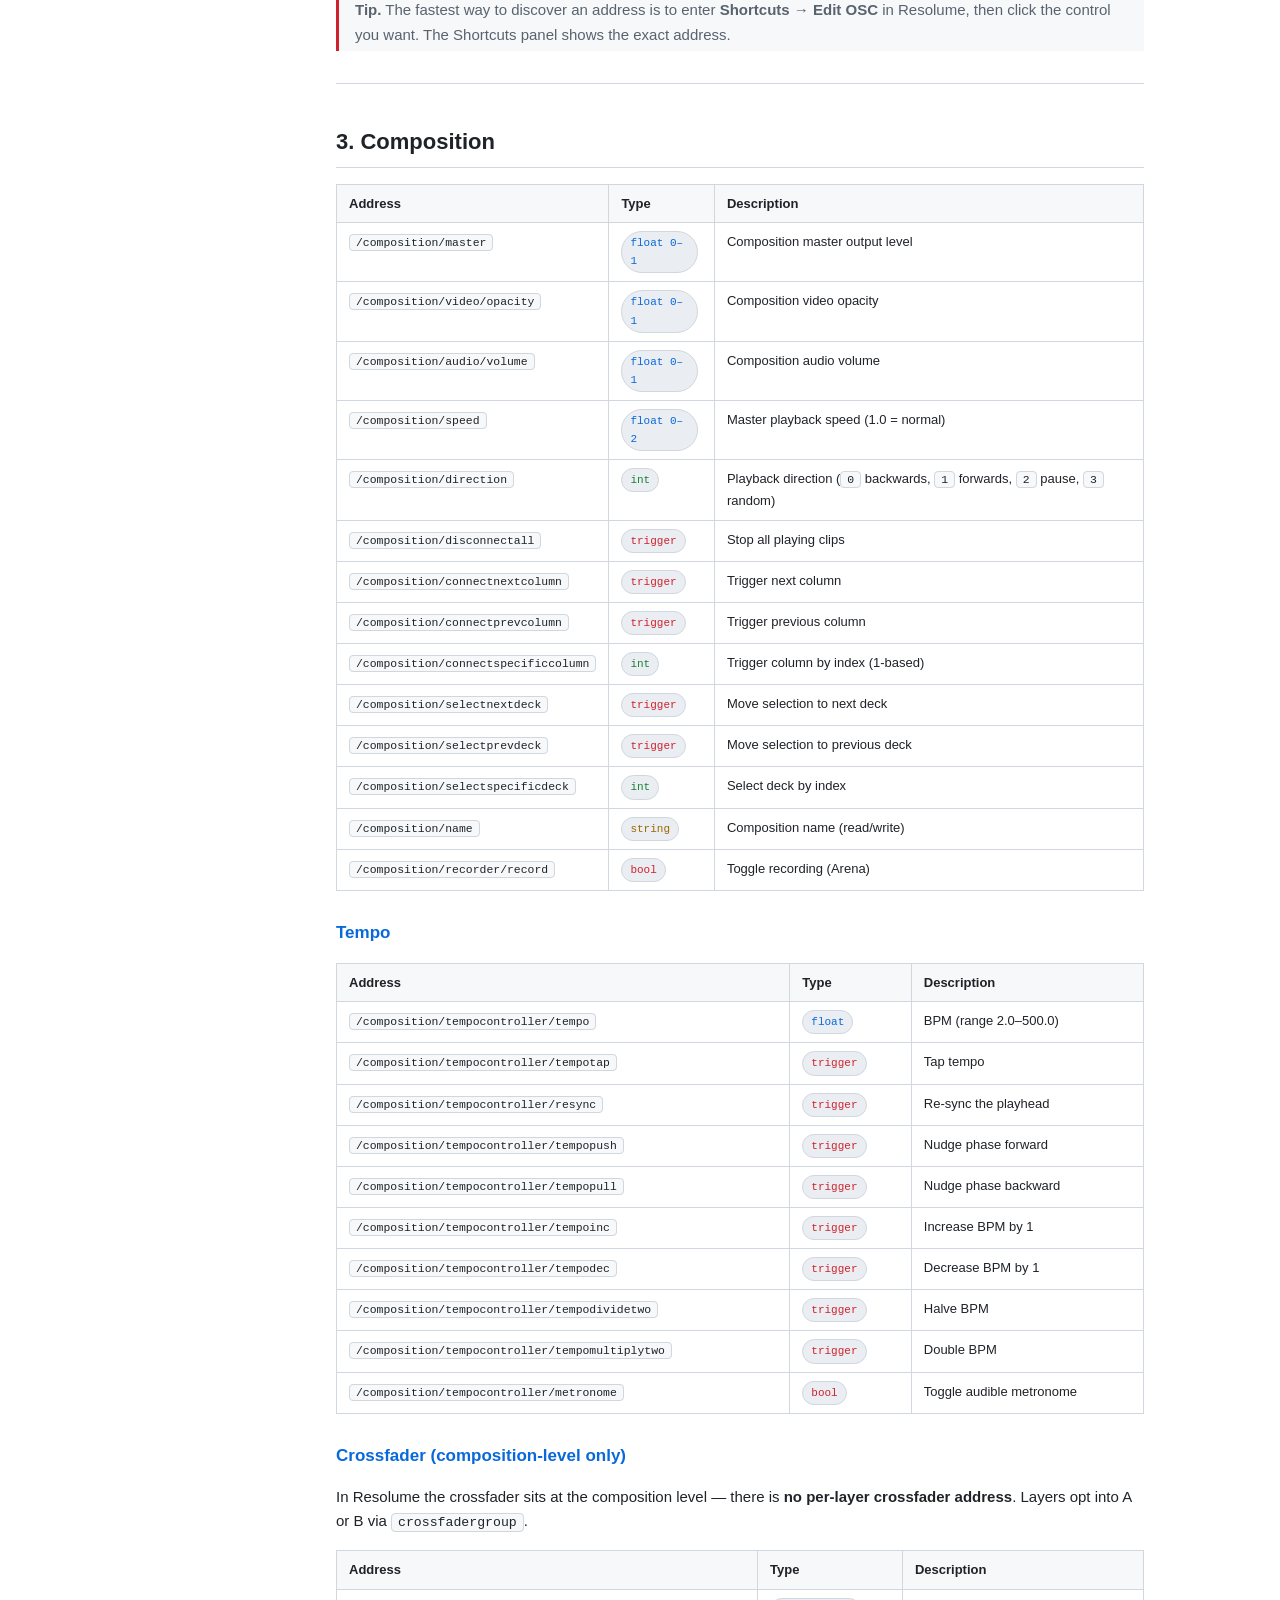
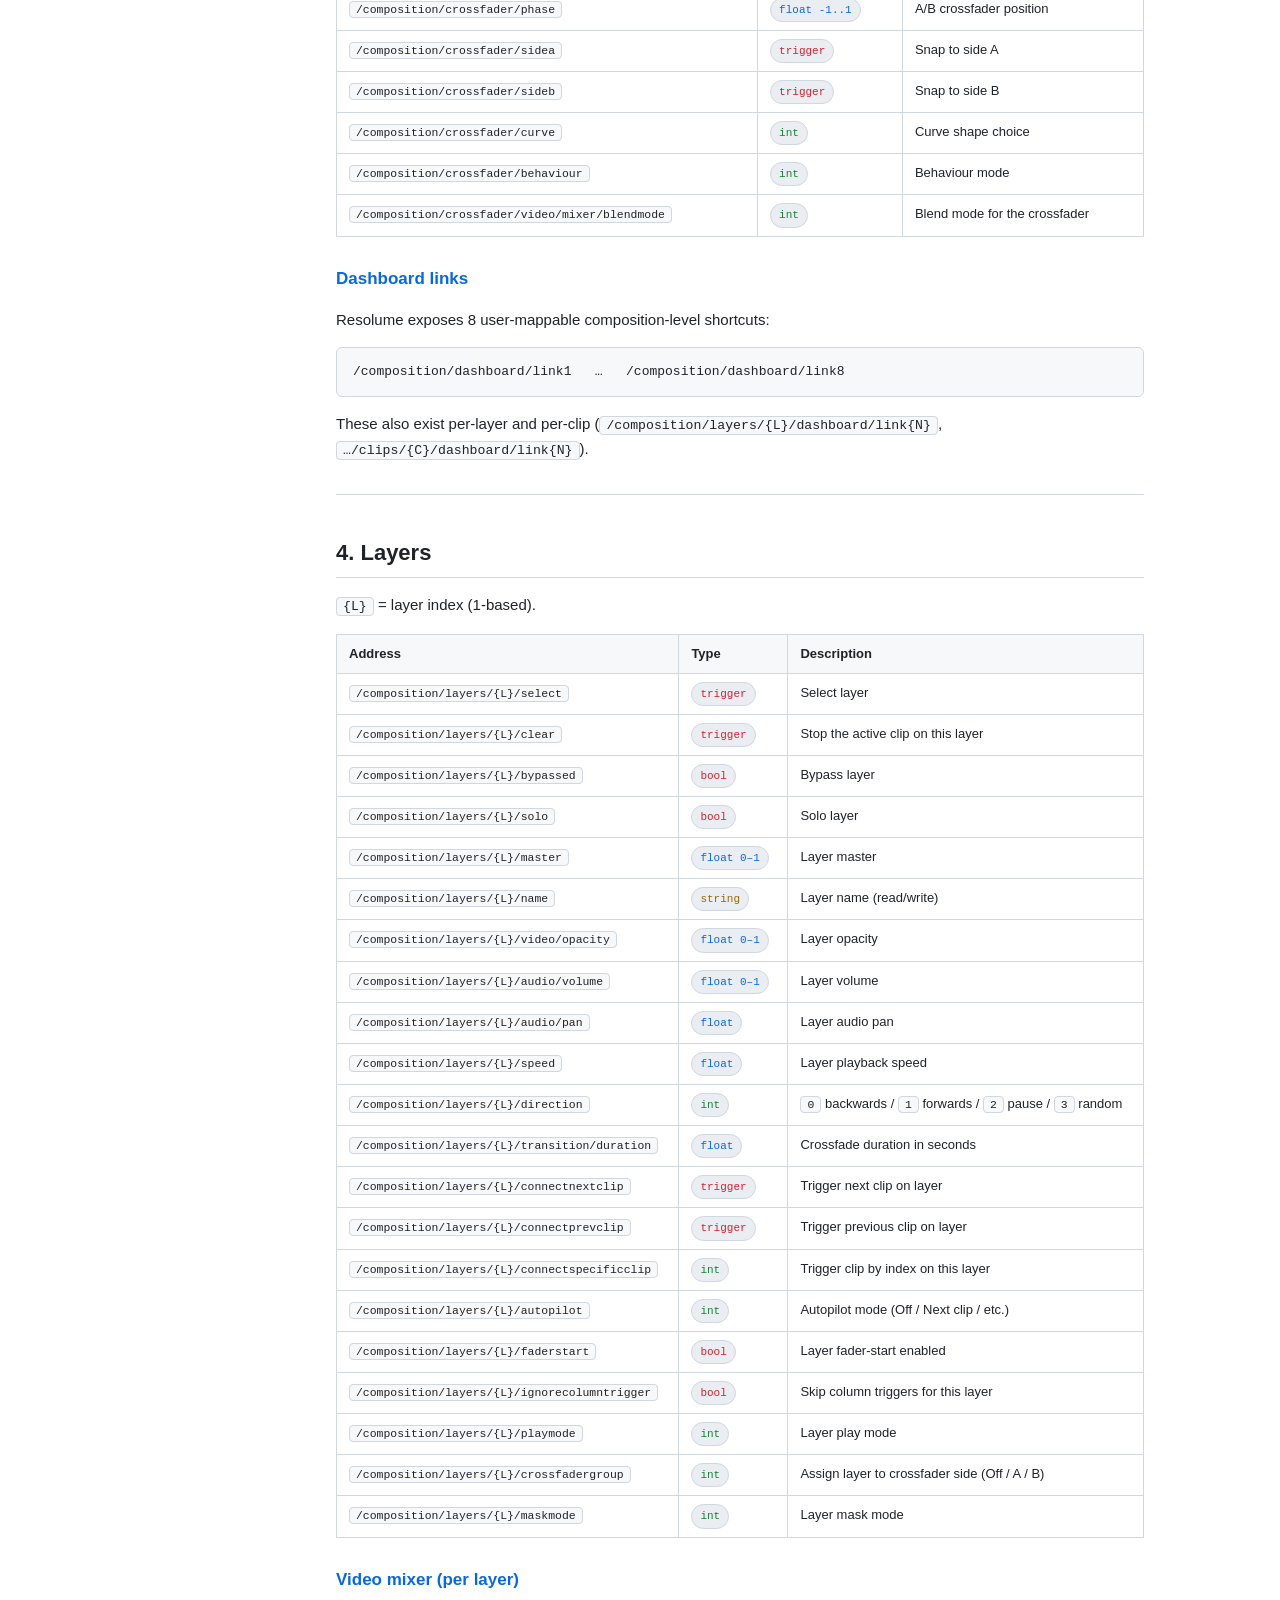
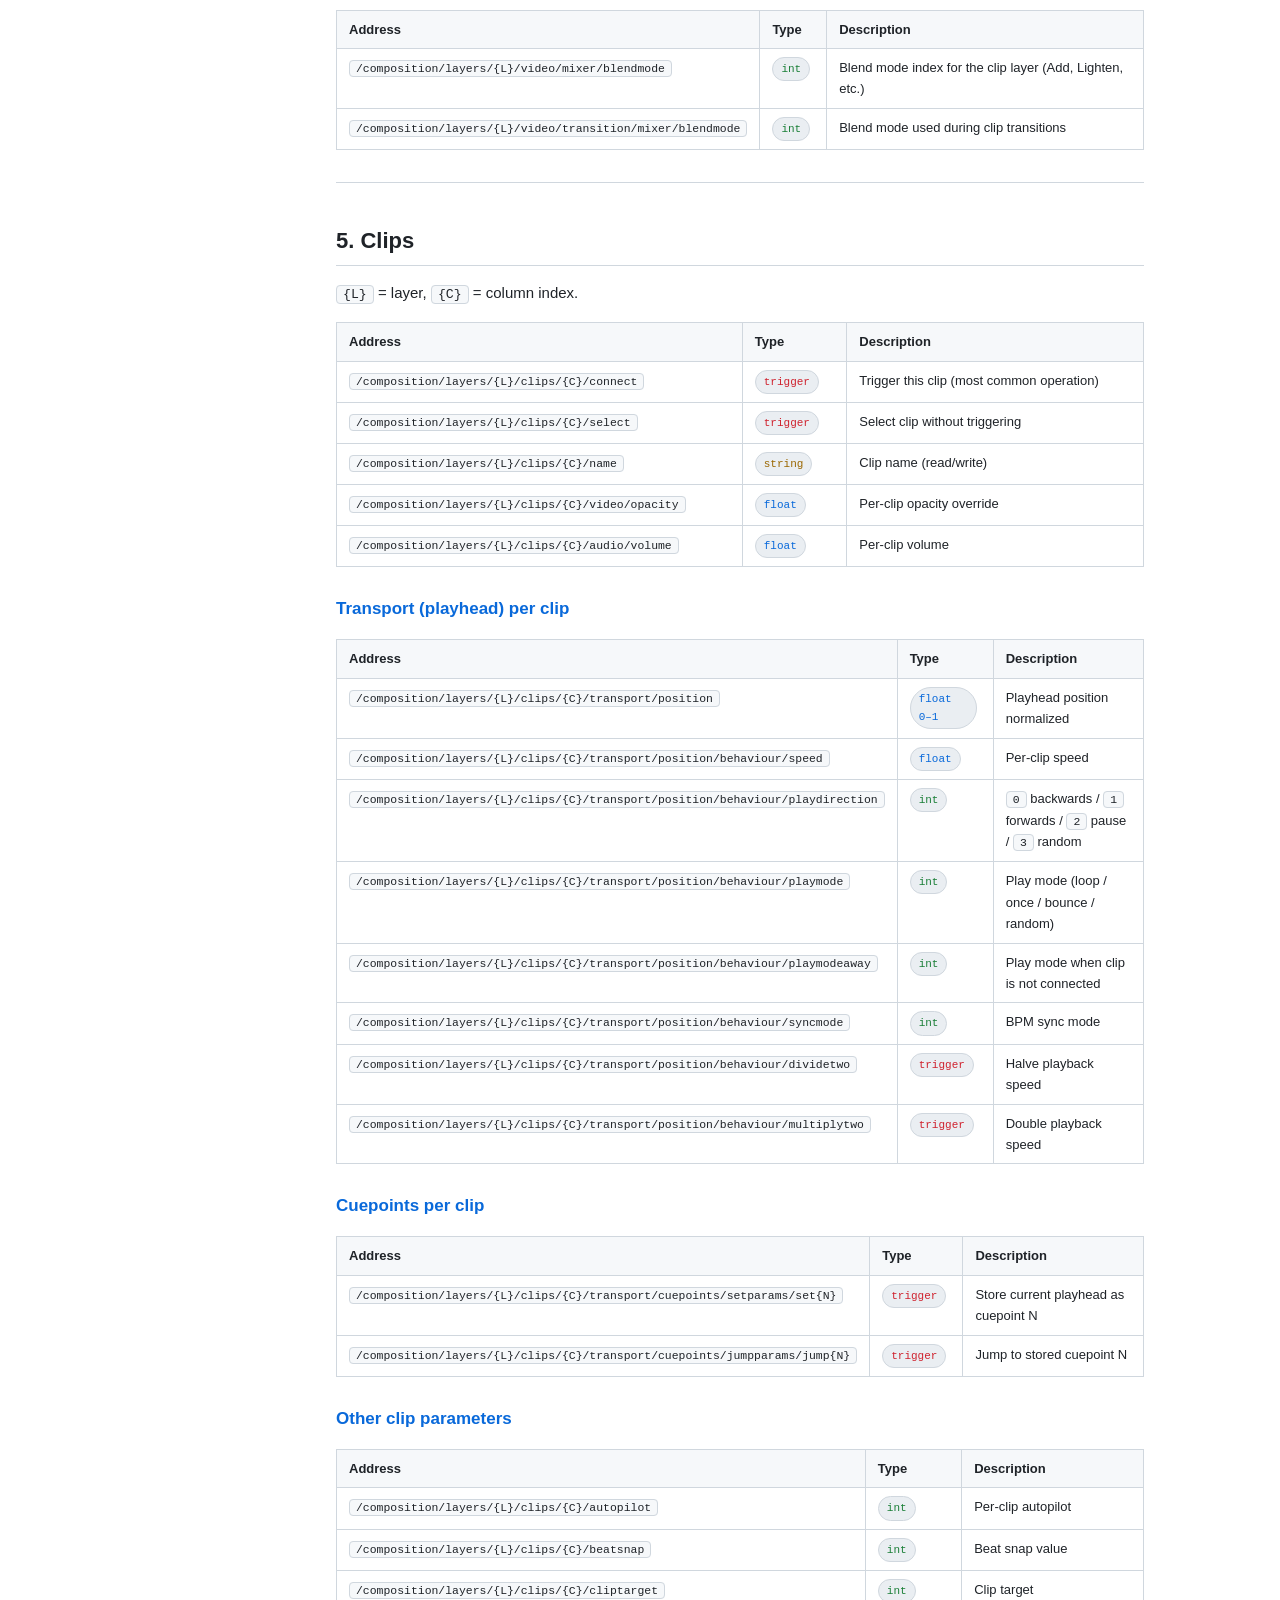
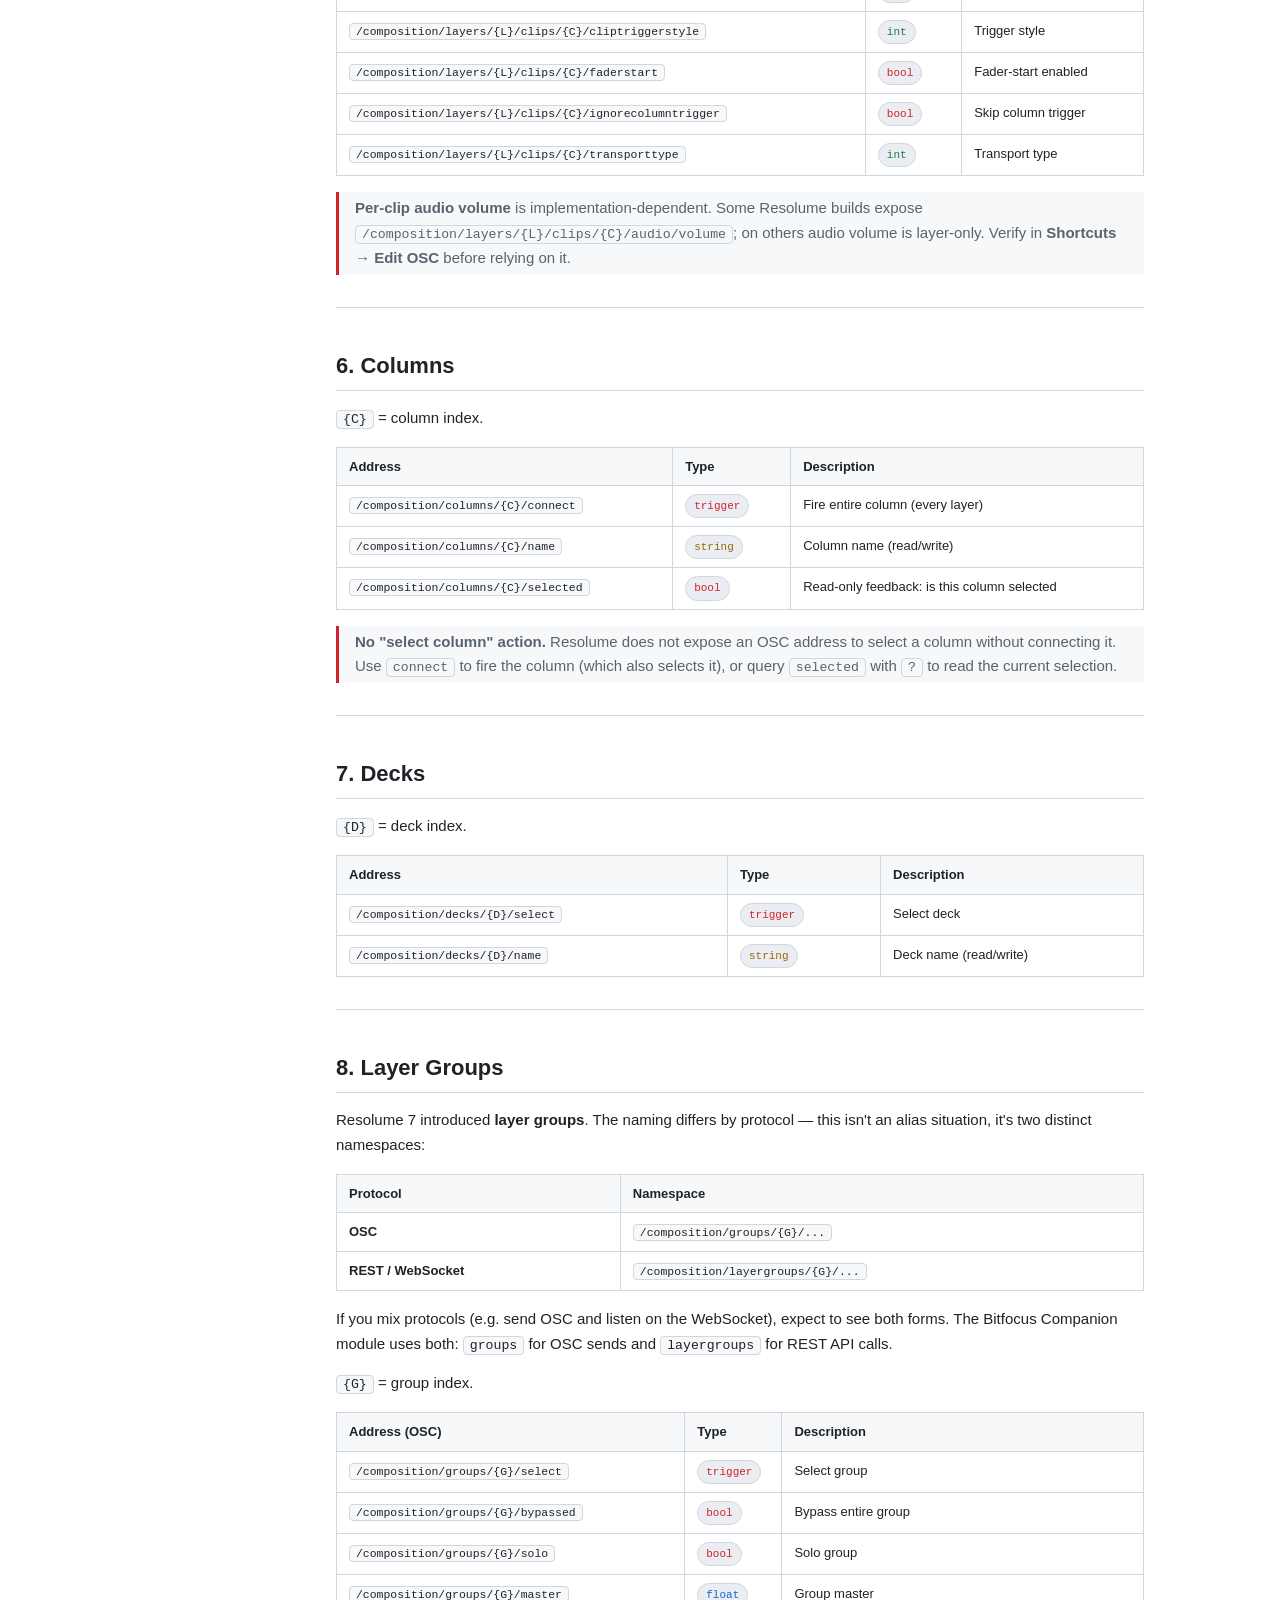
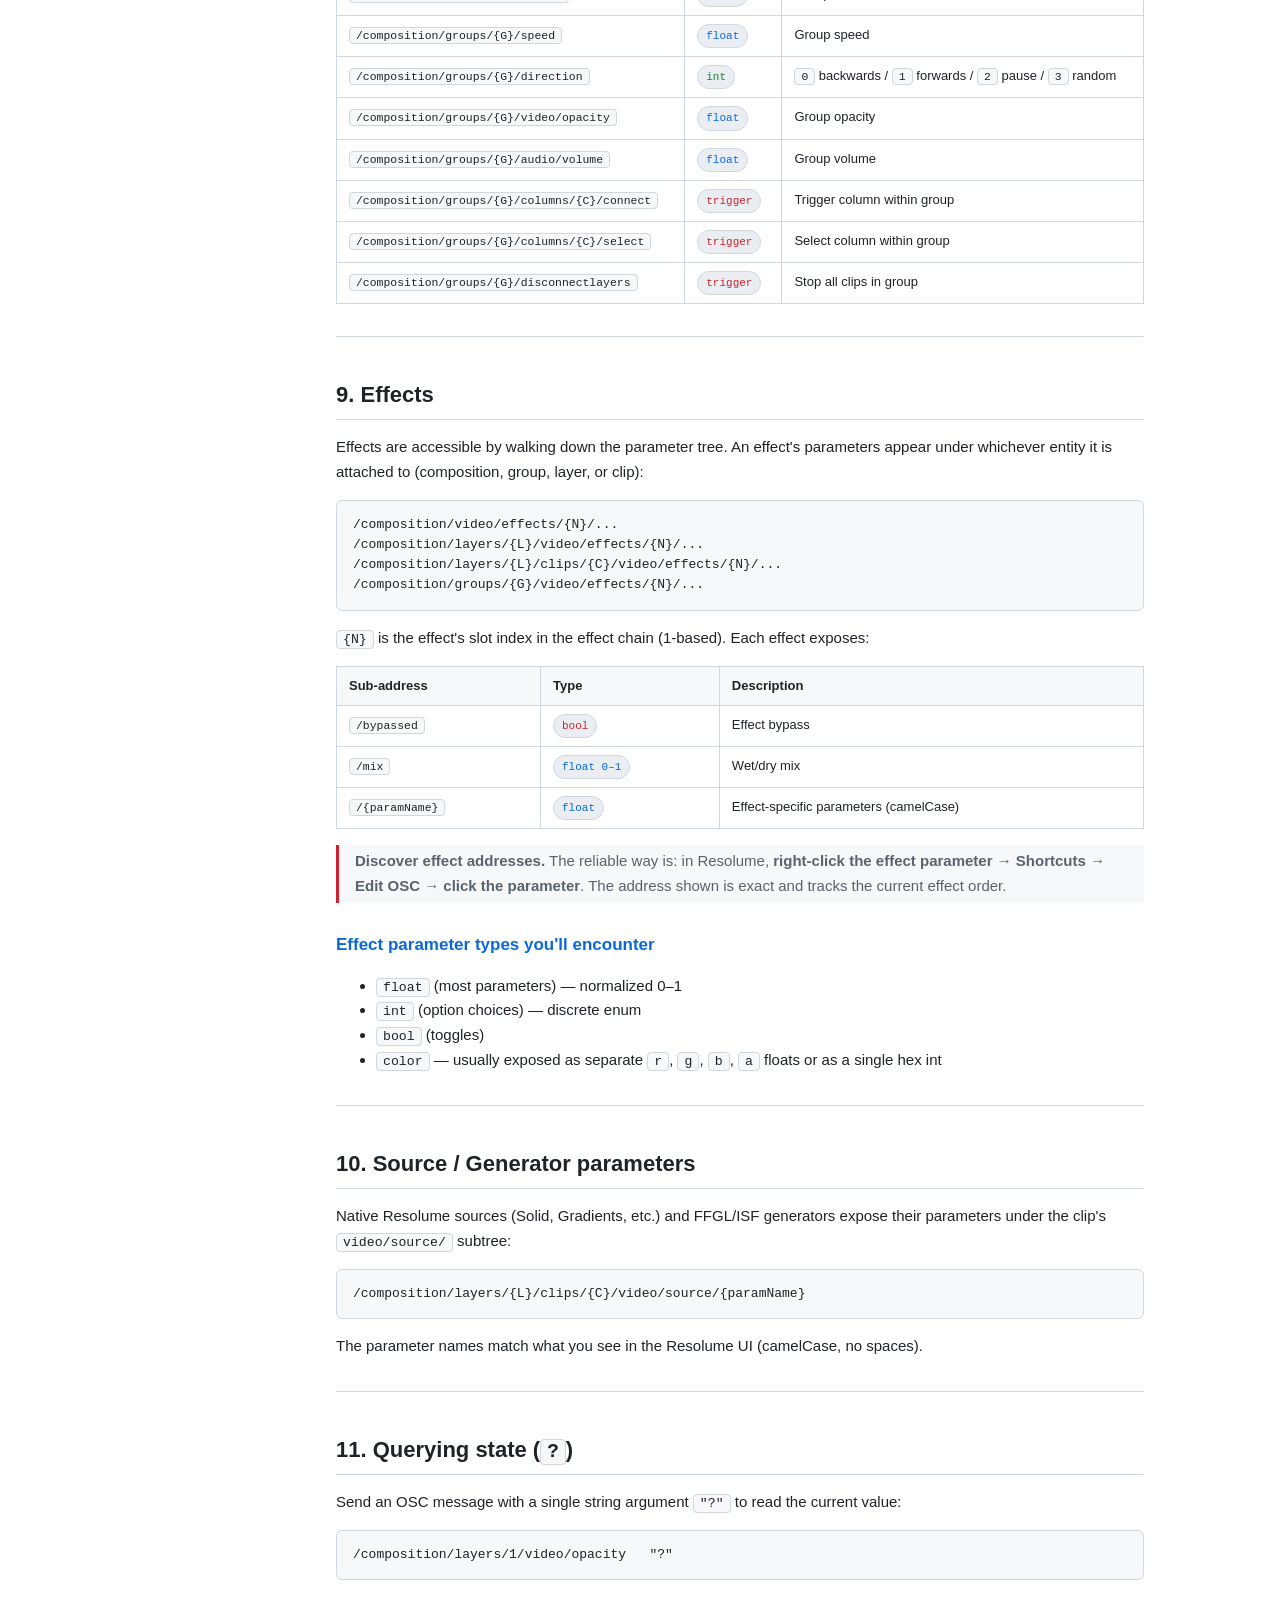
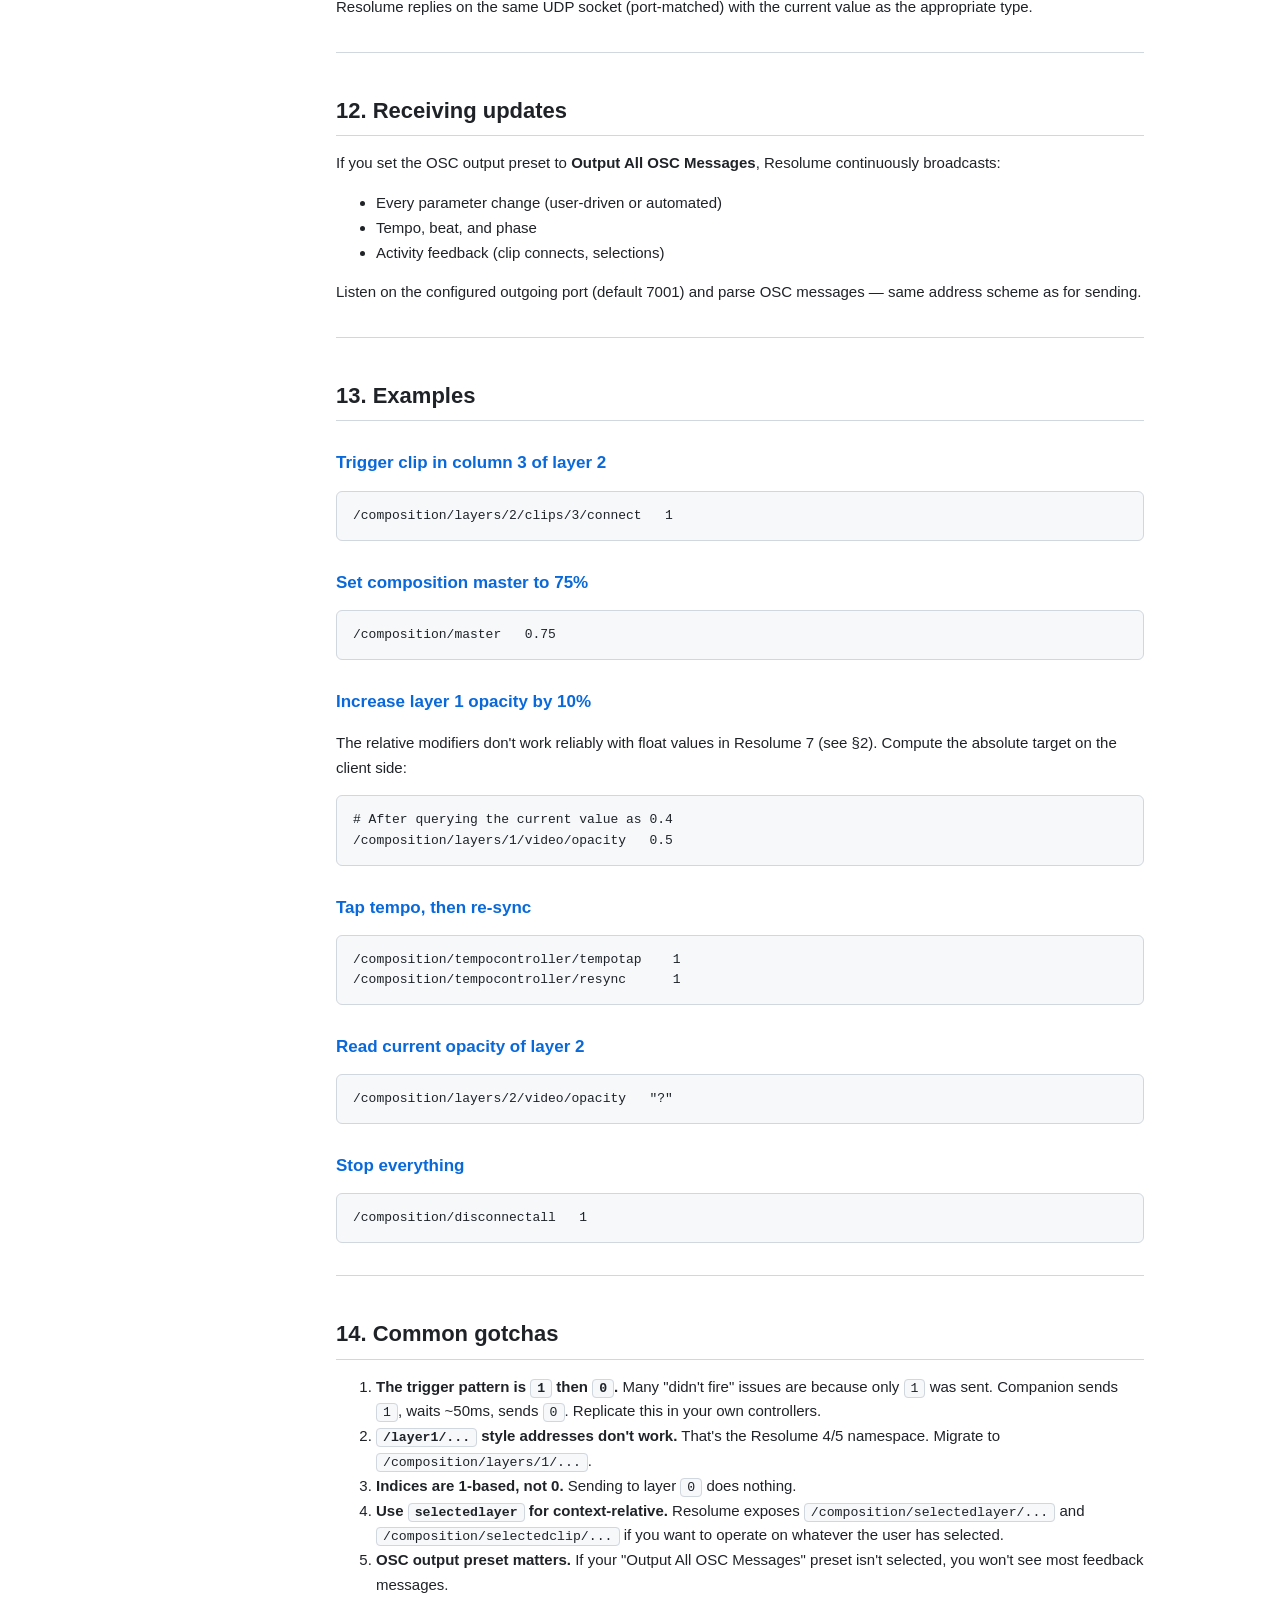
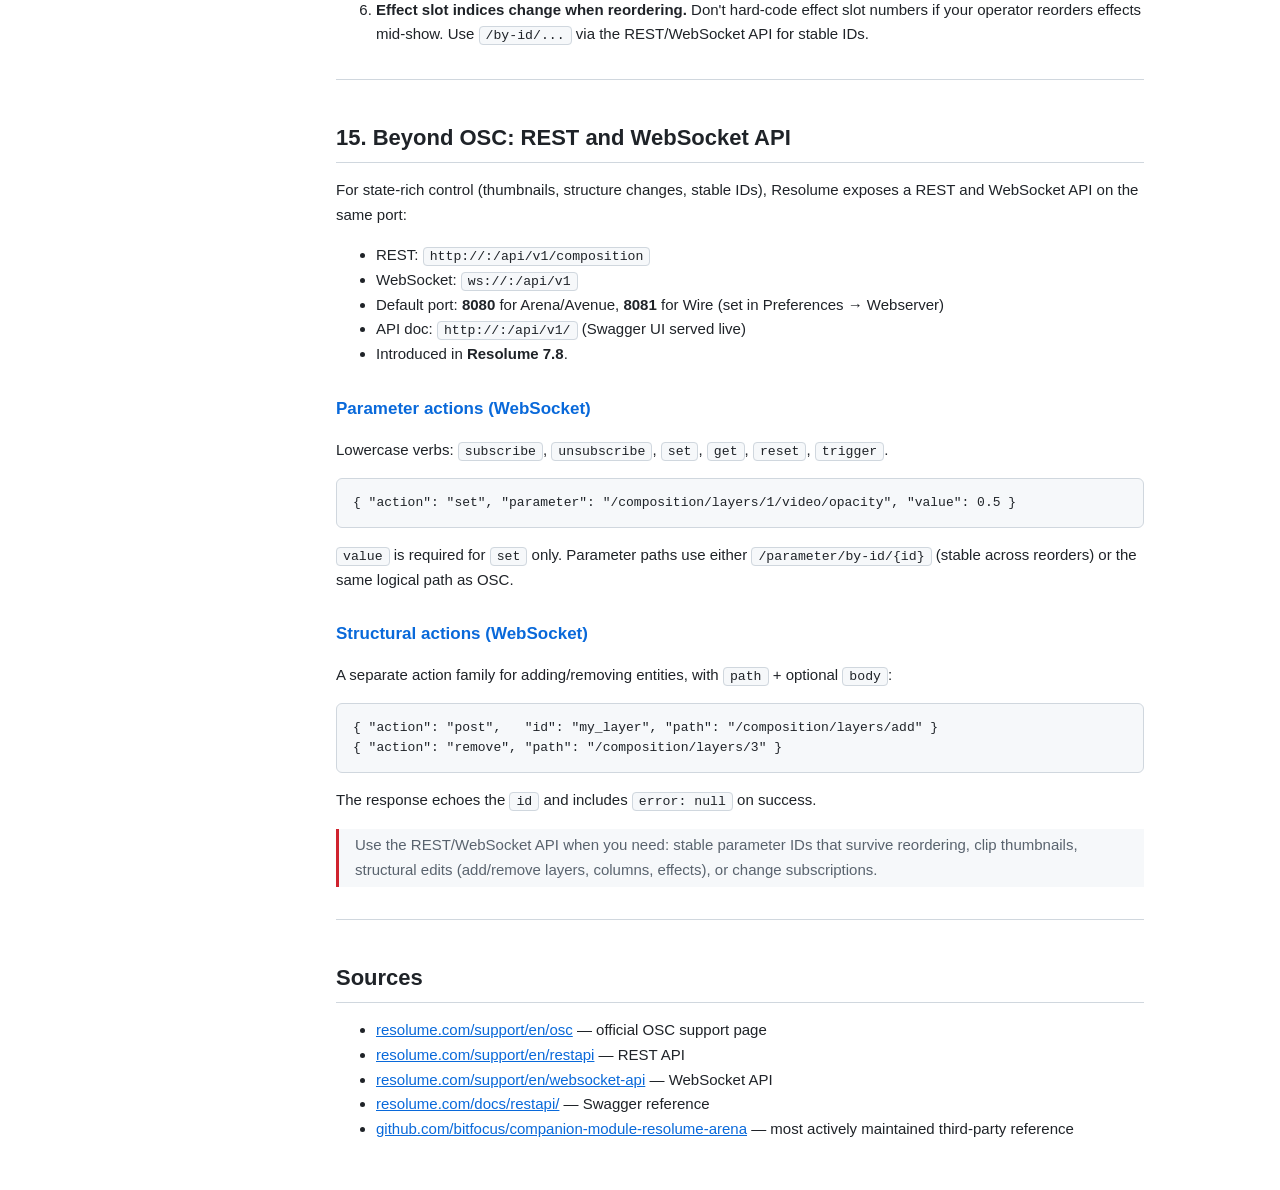
<file: osc/osc-reference.en.html>
<!DOCTYPE html>
<html lang="en">
<head>
<meta charset="utf-8">
<meta name="viewport" content="width=device-width, initial-scale=1">
<title>Resolume Arena / Avenue 7 — OSC Reference</title>
<link rel="stylesheet" href="../assets/style.css">
</head>
<body>
<div class="layout">
<aside class="sidebar">
<div class="lang-toggle">
<a class="active" href="#">English</a>
<a href="osc-reference.ko.html">한국어</a>
</div>
<h2>Home</h2>
<a href="../README.en.html">← Index</a>
<h2>Contents</h2>
<a class="depth-2" href="#1-setup">1. Setup</a>
<a class="depth-2" href="#2-address-conventions">2. Address Conventions</a>
<a class="depth-3" href="#value-modifiers">Value modifiers</a>
<a class="depth-2" href="#3-composition">3. Composition</a>
<a class="depth-3" href="#tempo">Tempo</a>
<a class="depth-3" href="#crossfader-composition-level-only">Crossfader (composition-level only)</a>
<a class="depth-3" href="#dashboard-links">Dashboard links</a>
<a class="depth-2" href="#4-layers">4. Layers</a>
<a class="depth-3" href="#video-mixer-per-layer">Video mixer (per layer)</a>
<a class="depth-2" href="#5-clips">5. Clips</a>
<a class="depth-3" href="#transport-playhead-per-clip">Transport (playhead) per clip</a>
<a class="depth-3" href="#cuepoints-per-clip">Cuepoints per clip</a>
<a class="depth-3" href="#other-clip-parameters">Other clip parameters</a>
<a class="depth-2" href="#6-columns">6. Columns</a>
<a class="depth-2" href="#7-decks">7. Decks</a>
<a class="depth-2" href="#8-layer-groups">8. Layer Groups</a>
<a class="depth-2" href="#9-effects">9. Effects</a>
<a class="depth-3" href="#effect-parameter-types-youll-encounter">Effect parameter types you&#x27;ll encounter</a>
<a class="depth-2" href="#10-source-generator-parameters">10. Source / Generator parameters</a>
<a class="depth-2" href="#11-querying-state">11. Querying state (`?`)</a>
<a class="depth-2" href="#12-receiving-updates">12. Receiving updates</a>
<a class="depth-2" href="#13-examples">13. Examples</a>
<a class="depth-3" href="#trigger-clip-in-column-3-of-layer-2">Trigger clip in column 3 of layer 2</a>
<a class="depth-3" href="#set-composition-master-to-75">Set composition master to 75%</a>
<a class="depth-3" href="#increase-layer-1-opacity-by-10">Increase layer 1 opacity by 10%</a>
<a class="depth-3" href="#tap-tempo-then-re-sync">Tap tempo, then re-sync</a>
<a class="depth-3" href="#read-current-opacity-of-layer-2">Read current opacity of layer 2</a>
<a class="depth-3" href="#stop-everything">Stop everything</a>
<a class="depth-2" href="#14-common-gotchas">14. Common gotchas</a>
<a class="depth-2" href="#15-beyond-osc-rest-and-websocket-api">15. Beyond OSC: REST and WebSocket API</a>
<a class="depth-3" href="#parameter-actions-websocket">Parameter actions (WebSocket)</a>
<a class="depth-3" href="#structural-actions-websocket">Structural actions (WebSocket)</a>
<a class="depth-2" href="#sources">Sources</a>
</aside>
<main>
<h1>Resolume Arena / Avenue 7 — OSC Reference</h1>
<div class="meta">Resolume 7.20+ (verified up to 7.26) · 2026-04-30 (verified)</div>
<p>This is a practical, up-to-date reference for controlling <strong>Resolume Arena and Avenue 7.x</strong> via Open Sound Control. All paths below are valid in 7.20+ and verified against the official <code>resolume.com/support/en/osc</code> page and the actively-maintained Bitfocus Companion module (<code>bitfocus/companion-module-resolume-arena</code>).</p>
<blockquote><strong>Why this exists.</strong> Most OSC tutorials online still use the Resolume 4/5 namespace (<code>/layer1/clip3/...</code>). That namespace is <strong>gone</strong> in Resolume 7. The current namespace is hierarchical and starts with <code>/composition</code>.</blockquote>
<hr>
<h2 id="1-setup">1. Setup</h2>
<p>Enable OSC in <strong>Preferences → OSC</strong>:</p>
<table>
<thead><tr>
<th>Setting</th>
<th>Description</th>
<th>Default</th>
</tr></thead><tbody>
<tr>
<td>Incoming OSC port</td>
<td>UDP port Resolume listens on</td>
<td><strong>7000</strong></td>
</tr>
<tr>
<td>Outgoing OSC host</td>
<td>Where Resolume sends feedback</td>
<td><code>127.0.0.1</code></td>
</tr>
<tr>
<td>Outgoing OSC port</td>
<td>UDP port for feedback</td>
<td><strong>7001</strong></td>
</tr>
<tr>
<td>OSC output preset</td>
<td>Selects which messages are sent out</td>
<td>"Output All OSC Messages" for full feedback</td>
</tr>
</tbody></table>
<p><strong>Bidirectional rule.</strong> Resolume sends a query response back to <strong>the port the sender used</strong>, not to the configured outgoing port. If you want to receive responses to <code>?</code> queries, send from the same UDP socket you're listening on.</p>
<hr>
<h2 id="2-address-conventions">2. Address Conventions</h2>
<p>A Resolume 7 OSC address looks like:</p>
<pre><code>/composition/layers/1/clips/3/connect</code></pre>
<p>Three rules to remember:</p>
<ol>
<li><strong>Always start with <code>/composition</code>.</strong> There is no shortcut namespace.</li>
<li><strong>Indices are 1-based.</strong> Layer 1, clip 1, deck 1, etc. There is no layer 0.</li>
<li><strong>Triggers need a value.</strong> Sending an integer <code>1</code> triggers, then <code>0</code> releases. Resolume treats the rising edge as the trigger event.</li>
</ol>
<h3 id="value-modifiers">Value modifiers</h3>
<p>Any settable parameter accepts these prefixes as the <strong>first OSC argument</strong> (string), followed by the value:</p>
<table>
<thead><tr>
<th>Prefix</th>
<th>Meaning</th>
<th>Example</th>
</tr></thead><tbody>
<tr>
<td>(none)</td>
<td>Absolute set</td>
<td><code>0.5</code></td>
</tr>
<tr>
<td><code>+</code></td>
<td>Increment</td>
<td><code>"+", 1</code></td>
</tr>
<tr>
<td><code>-</code></td>
<td>Decrement</td>
<td><code>"-", 1</code></td>
</tr>
<tr>
<td><code>*</code></td>
<td>Multiply</td>
<td><code>"*", 2</code></td>
</tr>
<tr>
<td><code>?</code></td>
<td>Query current value (no value arg)</td>
<td><code>"?"</code></td>
</tr>
</tbody></table>
<blockquote><strong>Caveat — relative modifiers with floats.</strong> As of Resolume 7.x the relative <code>+</code> / <code>-</code> / <code>*</code> modifiers are unreliable for <strong>float</strong> parameters; only <strong>integer</strong> arguments are honored consistently. If you need fractional increments on opacity, etc., compute the absolute value on the client side and send that instead. (<a href="https://github.com/bitfocus/companion-module-resolume-arena/issues/9">Companion issue #9</a>, Resolume forum t=21959.)</blockquote>
<blockquote><strong>Tip.</strong> The fastest way to discover an address is to enter <strong>Shortcuts → Edit OSC</strong> in Resolume, then click the control you want. The Shortcuts panel shows the exact address.</blockquote>
<hr>
<h2 id="3-composition">3. Composition</h2>
<table>
<thead><tr>
<th>Address</th>
<th>Type</th>
<th>Description</th>
</tr></thead><tbody>
<tr>
<td><code>/composition/master</code></td>
<td><span class="tag float">float 0–1</span></td>
<td>Composition master output level</td>
</tr>
<tr>
<td><code>/composition/video/opacity</code></td>
<td><span class="tag float">float 0–1</span></td>
<td>Composition video opacity</td>
</tr>
<tr>
<td><code>/composition/audio/volume</code></td>
<td><span class="tag float">float 0–1</span></td>
<td>Composition audio volume</td>
</tr>
<tr>
<td><code>/composition/speed</code></td>
<td><span class="tag float">float 0–2</span></td>
<td>Master playback speed (1.0 = normal)</td>
</tr>
<tr>
<td><code>/composition/direction</code></td>
<td><span class="tag int">int</span></td>
<td>Playback direction (<code>0</code> backwards, <code>1</code> forwards, <code>2</code> pause, <code>3</code> random)</td>
</tr>
<tr>
<td><code>/composition/disconnectall</code></td>
<td><span class="tag trigger">trigger</span></td>
<td>Stop all playing clips</td>
</tr>
<tr>
<td><code>/composition/connectnextcolumn</code></td>
<td><span class="tag trigger">trigger</span></td>
<td>Trigger next column</td>
</tr>
<tr>
<td><code>/composition/connectprevcolumn</code></td>
<td><span class="tag trigger">trigger</span></td>
<td>Trigger previous column</td>
</tr>
<tr>
<td><code>/composition/connectspecificcolumn</code></td>
<td><span class="tag int">int</span></td>
<td>Trigger column by index (1-based)</td>
</tr>
<tr>
<td><code>/composition/selectnextdeck</code></td>
<td><span class="tag trigger">trigger</span></td>
<td>Move selection to next deck</td>
</tr>
<tr>
<td><code>/composition/selectprevdeck</code></td>
<td><span class="tag trigger">trigger</span></td>
<td>Move selection to previous deck</td>
</tr>
<tr>
<td><code>/composition/selectspecificdeck</code></td>
<td><span class="tag int">int</span></td>
<td>Select deck by index</td>
</tr>
<tr>
<td><code>/composition/name</code></td>
<td><span class="tag string">string</span></td>
<td>Composition name (read/write)</td>
</tr>
<tr>
<td><code>/composition/recorder/record</code></td>
<td><span class="tag bool">bool</span></td>
<td>Toggle recording (Arena)</td>
</tr>
</tbody></table>
<h3 id="tempo">Tempo</h3>
<table>
<thead><tr>
<th>Address</th>
<th>Type</th>
<th>Description</th>
</tr></thead><tbody>
<tr>
<td><code>/composition/tempocontroller/tempo</code></td>
<td><span class="tag float">float</span></td>
<td>BPM (range 2.0–500.0)</td>
</tr>
<tr>
<td><code>/composition/tempocontroller/tempotap</code></td>
<td><span class="tag trigger">trigger</span></td>
<td>Tap tempo</td>
</tr>
<tr>
<td><code>/composition/tempocontroller/resync</code></td>
<td><span class="tag trigger">trigger</span></td>
<td>Re-sync the playhead</td>
</tr>
<tr>
<td><code>/composition/tempocontroller/tempopush</code></td>
<td><span class="tag trigger">trigger</span></td>
<td>Nudge phase forward</td>
</tr>
<tr>
<td><code>/composition/tempocontroller/tempopull</code></td>
<td><span class="tag trigger">trigger</span></td>
<td>Nudge phase backward</td>
</tr>
<tr>
<td><code>/composition/tempocontroller/tempoinc</code></td>
<td><span class="tag trigger">trigger</span></td>
<td>Increase BPM by 1</td>
</tr>
<tr>
<td><code>/composition/tempocontroller/tempodec</code></td>
<td><span class="tag trigger">trigger</span></td>
<td>Decrease BPM by 1</td>
</tr>
<tr>
<td><code>/composition/tempocontroller/tempodividetwo</code></td>
<td><span class="tag trigger">trigger</span></td>
<td>Halve BPM</td>
</tr>
<tr>
<td><code>/composition/tempocontroller/tempomultiplytwo</code></td>
<td><span class="tag trigger">trigger</span></td>
<td>Double BPM</td>
</tr>
<tr>
<td><code>/composition/tempocontroller/metronome</code></td>
<td><span class="tag bool">bool</span></td>
<td>Toggle audible metronome</td>
</tr>
</tbody></table>
<h3 id="crossfader-composition-level-only">Crossfader (composition-level only)</h3>
<p>In Resolume the crossfader sits at the composition level — there is <strong>no per-layer crossfader address</strong>. Layers opt into A or B via <code>crossfadergroup</code>.</p>
<table>
<thead><tr>
<th>Address</th>
<th>Type</th>
<th>Description</th>
</tr></thead><tbody>
<tr>
<td><code>/composition/crossfader/phase</code></td>
<td><span class="tag float">float -1..1</span></td>
<td>A/B crossfader position</td>
</tr>
<tr>
<td><code>/composition/crossfader/sidea</code></td>
<td><span class="tag trigger">trigger</span></td>
<td>Snap to side A</td>
</tr>
<tr>
<td><code>/composition/crossfader/sideb</code></td>
<td><span class="tag trigger">trigger</span></td>
<td>Snap to side B</td>
</tr>
<tr>
<td><code>/composition/crossfader/curve</code></td>
<td><span class="tag int">int</span></td>
<td>Curve shape choice</td>
</tr>
<tr>
<td><code>/composition/crossfader/behaviour</code></td>
<td><span class="tag int">int</span></td>
<td>Behaviour mode</td>
</tr>
<tr>
<td><code>/composition/crossfader/video/mixer/blendmode</code></td>
<td><span class="tag int">int</span></td>
<td>Blend mode for the crossfader</td>
</tr>
</tbody></table>
<h3 id="dashboard-links">Dashboard links</h3>
<p>Resolume exposes 8 user-mappable composition-level shortcuts:</p>
<pre><code>/composition/dashboard/link1   …   /composition/dashboard/link8</code></pre>
<p>These also exist per-layer and per-clip (<code>/composition/layers/{L}/dashboard/link{N}</code>, <code>…/clips/{C}/dashboard/link{N}</code>).</p>
<hr>
<h2 id="4-layers">4. Layers</h2>
<p><code>{L}</code> = layer index (1-based).</p>
<table>
<thead><tr>
<th>Address</th>
<th>Type</th>
<th>Description</th>
</tr></thead><tbody>
<tr>
<td><code>/composition/layers/{L}/select</code></td>
<td><span class="tag trigger">trigger</span></td>
<td>Select layer</td>
</tr>
<tr>
<td><code>/composition/layers/{L}/clear</code></td>
<td><span class="tag trigger">trigger</span></td>
<td>Stop the active clip on this layer</td>
</tr>
<tr>
<td><code>/composition/layers/{L}/bypassed</code></td>
<td><span class="tag bool">bool</span></td>
<td>Bypass layer</td>
</tr>
<tr>
<td><code>/composition/layers/{L}/solo</code></td>
<td><span class="tag bool">bool</span></td>
<td>Solo layer</td>
</tr>
<tr>
<td><code>/composition/layers/{L}/master</code></td>
<td><span class="tag float">float 0–1</span></td>
<td>Layer master</td>
</tr>
<tr>
<td><code>/composition/layers/{L}/name</code></td>
<td><span class="tag string">string</span></td>
<td>Layer name (read/write)</td>
</tr>
<tr>
<td><code>/composition/layers/{L}/video/opacity</code></td>
<td><span class="tag float">float 0–1</span></td>
<td>Layer opacity</td>
</tr>
<tr>
<td><code>/composition/layers/{L}/audio/volume</code></td>
<td><span class="tag float">float 0–1</span></td>
<td>Layer volume</td>
</tr>
<tr>
<td><code>/composition/layers/{L}/audio/pan</code></td>
<td><span class="tag float">float</span></td>
<td>Layer audio pan</td>
</tr>
<tr>
<td><code>/composition/layers/{L}/speed</code></td>
<td><span class="tag float">float</span></td>
<td>Layer playback speed</td>
</tr>
<tr>
<td><code>/composition/layers/{L}/direction</code></td>
<td><span class="tag int">int</span></td>
<td><code>0</code> backwards / <code>1</code> forwards / <code>2</code> pause / <code>3</code> random</td>
</tr>
<tr>
<td><code>/composition/layers/{L}/transition/duration</code></td>
<td><span class="tag float">float</span></td>
<td>Crossfade duration in seconds</td>
</tr>
<tr>
<td><code>/composition/layers/{L}/connectnextclip</code></td>
<td><span class="tag trigger">trigger</span></td>
<td>Trigger next clip on layer</td>
</tr>
<tr>
<td><code>/composition/layers/{L}/connectprevclip</code></td>
<td><span class="tag trigger">trigger</span></td>
<td>Trigger previous clip on layer</td>
</tr>
<tr>
<td><code>/composition/layers/{L}/connectspecificclip</code></td>
<td><span class="tag int">int</span></td>
<td>Trigger clip by index on this layer</td>
</tr>
<tr>
<td><code>/composition/layers/{L}/autopilot</code></td>
<td><span class="tag int">int</span></td>
<td>Autopilot mode (Off / Next clip / etc.)</td>
</tr>
<tr>
<td><code>/composition/layers/{L}/faderstart</code></td>
<td><span class="tag bool">bool</span></td>
<td>Layer fader-start enabled</td>
</tr>
<tr>
<td><code>/composition/layers/{L}/ignorecolumntrigger</code></td>
<td><span class="tag bool">bool</span></td>
<td>Skip column triggers for this layer</td>
</tr>
<tr>
<td><code>/composition/layers/{L}/playmode</code></td>
<td><span class="tag int">int</span></td>
<td>Layer play mode</td>
</tr>
<tr>
<td><code>/composition/layers/{L}/crossfadergroup</code></td>
<td><span class="tag int">int</span></td>
<td>Assign layer to crossfader side (Off / A / B)</td>
</tr>
<tr>
<td><code>/composition/layers/{L}/maskmode</code></td>
<td><span class="tag int">int</span></td>
<td>Layer mask mode</td>
</tr>
</tbody></table>
<h3 id="video-mixer-per-layer">Video mixer (per layer)</h3>
<table>
<thead><tr>
<th>Address</th>
<th>Type</th>
<th>Description</th>
</tr></thead><tbody>
<tr>
<td><code>/composition/layers/{L}/video/mixer/blendmode</code></td>
<td><span class="tag int">int</span></td>
<td>Blend mode index for the clip layer (Add, Lighten, etc.)</td>
</tr>
<tr>
<td><code>/composition/layers/{L}/video/transition/mixer/blendmode</code></td>
<td><span class="tag int">int</span></td>
<td>Blend mode used during clip transitions</td>
</tr>
</tbody></table>
<hr>
<h2 id="5-clips">5. Clips</h2>
<p><code>{L}</code> = layer, <code>{C}</code> = column index.</p>
<table>
<thead><tr>
<th>Address</th>
<th>Type</th>
<th>Description</th>
</tr></thead><tbody>
<tr>
<td><code>/composition/layers/{L}/clips/{C}/connect</code></td>
<td><span class="tag trigger">trigger</span></td>
<td>Trigger this clip (most common operation)</td>
</tr>
<tr>
<td><code>/composition/layers/{L}/clips/{C}/select</code></td>
<td><span class="tag trigger">trigger</span></td>
<td>Select clip without triggering</td>
</tr>
<tr>
<td><code>/composition/layers/{L}/clips/{C}/name</code></td>
<td><span class="tag string">string</span></td>
<td>Clip name (read/write)</td>
</tr>
<tr>
<td><code>/composition/layers/{L}/clips/{C}/video/opacity</code></td>
<td><span class="tag float">float</span></td>
<td>Per-clip opacity override</td>
</tr>
<tr>
<td><code>/composition/layers/{L}/clips/{C}/audio/volume</code></td>
<td><span class="tag float">float</span></td>
<td>Per-clip volume</td>
</tr>
</tbody></table>
<h3 id="transport-playhead-per-clip">Transport (playhead) per clip</h3>
<table>
<thead><tr>
<th>Address</th>
<th>Type</th>
<th>Description</th>
</tr></thead><tbody>
<tr>
<td><code>/composition/layers/{L}/clips/{C}/transport/position</code></td>
<td><span class="tag float">float 0–1</span></td>
<td>Playhead position normalized</td>
</tr>
<tr>
<td><code>/composition/layers/{L}/clips/{C}/transport/position/behaviour/speed</code></td>
<td><span class="tag float">float</span></td>
<td>Per-clip speed</td>
</tr>
<tr>
<td><code>/composition/layers/{L}/clips/{C}/transport/position/behaviour/playdirection</code></td>
<td><span class="tag int">int</span></td>
<td><code>0</code> backwards / <code>1</code> forwards / <code>2</code> pause / <code>3</code> random</td>
</tr>
<tr>
<td><code>/composition/layers/{L}/clips/{C}/transport/position/behaviour/playmode</code></td>
<td><span class="tag int">int</span></td>
<td>Play mode (loop / once / bounce / random)</td>
</tr>
<tr>
<td><code>/composition/layers/{L}/clips/{C}/transport/position/behaviour/playmodeaway</code></td>
<td><span class="tag int">int</span></td>
<td>Play mode when clip is not connected</td>
</tr>
<tr>
<td><code>/composition/layers/{L}/clips/{C}/transport/position/behaviour/syncmode</code></td>
<td><span class="tag int">int</span></td>
<td>BPM sync mode</td>
</tr>
<tr>
<td><code>/composition/layers/{L}/clips/{C}/transport/position/behaviour/dividetwo</code></td>
<td><span class="tag trigger">trigger</span></td>
<td>Halve playback speed</td>
</tr>
<tr>
<td><code>/composition/layers/{L}/clips/{C}/transport/position/behaviour/multiplytwo</code></td>
<td><span class="tag trigger">trigger</span></td>
<td>Double playback speed</td>
</tr>
</tbody></table>
<h3 id="cuepoints-per-clip">Cuepoints per clip</h3>
<table>
<thead><tr>
<th>Address</th>
<th>Type</th>
<th>Description</th>
</tr></thead><tbody>
<tr>
<td><code>/composition/layers/{L}/clips/{C}/transport/cuepoints/setparams/set{N}</code></td>
<td><span class="tag trigger">trigger</span></td>
<td>Store current playhead as cuepoint N</td>
</tr>
<tr>
<td><code>/composition/layers/{L}/clips/{C}/transport/cuepoints/jumpparams/jump{N}</code></td>
<td><span class="tag trigger">trigger</span></td>
<td>Jump to stored cuepoint N</td>
</tr>
</tbody></table>
<h3 id="other-clip-parameters">Other clip parameters</h3>
<table>
<thead><tr>
<th>Address</th>
<th>Type</th>
<th>Description</th>
</tr></thead><tbody>
<tr>
<td><code>/composition/layers/{L}/clips/{C}/autopilot</code></td>
<td><span class="tag int">int</span></td>
<td>Per-clip autopilot</td>
</tr>
<tr>
<td><code>/composition/layers/{L}/clips/{C}/beatsnap</code></td>
<td><span class="tag int">int</span></td>
<td>Beat snap value</td>
</tr>
<tr>
<td><code>/composition/layers/{L}/clips/{C}/cliptarget</code></td>
<td><span class="tag int">int</span></td>
<td>Clip target</td>
</tr>
<tr>
<td><code>/composition/layers/{L}/clips/{C}/cliptriggerstyle</code></td>
<td><span class="tag int">int</span></td>
<td>Trigger style</td>
</tr>
<tr>
<td><code>/composition/layers/{L}/clips/{C}/faderstart</code></td>
<td><span class="tag bool">bool</span></td>
<td>Fader-start enabled</td>
</tr>
<tr>
<td><code>/composition/layers/{L}/clips/{C}/ignorecolumntrigger</code></td>
<td><span class="tag bool">bool</span></td>
<td>Skip column trigger</td>
</tr>
<tr>
<td><code>/composition/layers/{L}/clips/{C}/transporttype</code></td>
<td><span class="tag int">int</span></td>
<td>Transport type</td>
</tr>
</tbody></table>
<blockquote><strong>Per-clip audio volume</strong> is implementation-dependent. Some Resolume builds expose <code>/composition/layers/{L}/clips/{C}/audio/volume</code>; on others audio volume is layer-only. Verify in <strong>Shortcuts → Edit OSC</strong> before relying on it.</blockquote>
<hr>
<h2 id="6-columns">6. Columns</h2>
<p><code>{C}</code> = column index.</p>
<table>
<thead><tr>
<th>Address</th>
<th>Type</th>
<th>Description</th>
</tr></thead><tbody>
<tr>
<td><code>/composition/columns/{C}/connect</code></td>
<td><span class="tag trigger">trigger</span></td>
<td>Fire entire column (every layer)</td>
</tr>
<tr>
<td><code>/composition/columns/{C}/name</code></td>
<td><span class="tag string">string</span></td>
<td>Column name (read/write)</td>
</tr>
<tr>
<td><code>/composition/columns/{C}/selected</code></td>
<td><span class="tag bool">bool</span></td>
<td>Read-only feedback: is this column selected</td>
</tr>
</tbody></table>
<blockquote><strong>No "select column" action.</strong> Resolume does not expose an OSC address to select a column without connecting it. Use <code>connect</code> to fire the column (which also selects it), or query <code>selected</code> with <code>?</code> to read the current selection.</blockquote>
<hr>
<h2 id="7-decks">7. Decks</h2>
<p><code>{D}</code> = deck index.</p>
<table>
<thead><tr>
<th>Address</th>
<th>Type</th>
<th>Description</th>
</tr></thead><tbody>
<tr>
<td><code>/composition/decks/{D}/select</code></td>
<td><span class="tag trigger">trigger</span></td>
<td>Select deck</td>
</tr>
<tr>
<td><code>/composition/decks/{D}/name</code></td>
<td><span class="tag string">string</span></td>
<td>Deck name (read/write)</td>
</tr>
</tbody></table>
<hr>
<h2 id="8-layer-groups">8. Layer Groups</h2>
<p>Resolume 7 introduced <strong>layer groups</strong>. The naming differs by protocol — this isn't an alias situation, it's two distinct namespaces:</p>
<table>
<thead><tr>
<th>Protocol</th>
<th>Namespace</th>
</tr></thead><tbody>
<tr>
<td><strong>OSC</strong></td>
<td><code>/composition/groups/{G}/...</code></td>
</tr>
<tr>
<td><strong>REST / WebSocket</strong></td>
<td><code>/composition/layergroups/{G}/...</code></td>
</tr>
</tbody></table>
<p>If you mix protocols (e.g. send OSC and listen on the WebSocket), expect to see both forms. The Bitfocus Companion module uses both: <code>groups</code> for OSC sends and <code>layergroups</code> for REST API calls.</p>
<p><code>{G}</code> = group index.</p>
<table>
<thead><tr>
<th>Address (OSC)</th>
<th>Type</th>
<th>Description</th>
</tr></thead><tbody>
<tr>
<td><code>/composition/groups/{G}/select</code></td>
<td><span class="tag trigger">trigger</span></td>
<td>Select group</td>
</tr>
<tr>
<td><code>/composition/groups/{G}/bypassed</code></td>
<td><span class="tag bool">bool</span></td>
<td>Bypass entire group</td>
</tr>
<tr>
<td><code>/composition/groups/{G}/solo</code></td>
<td><span class="tag bool">bool</span></td>
<td>Solo group</td>
</tr>
<tr>
<td><code>/composition/groups/{G}/master</code></td>
<td><span class="tag float">float</span></td>
<td>Group master</td>
</tr>
<tr>
<td><code>/composition/groups/{G}/speed</code></td>
<td><span class="tag float">float</span></td>
<td>Group speed</td>
</tr>
<tr>
<td><code>/composition/groups/{G}/direction</code></td>
<td><span class="tag int">int</span></td>
<td><code>0</code> backwards / <code>1</code> forwards / <code>2</code> pause / <code>3</code> random</td>
</tr>
<tr>
<td><code>/composition/groups/{G}/video/opacity</code></td>
<td><span class="tag float">float</span></td>
<td>Group opacity</td>
</tr>
<tr>
<td><code>/composition/groups/{G}/audio/volume</code></td>
<td><span class="tag float">float</span></td>
<td>Group volume</td>
</tr>
<tr>
<td><code>/composition/groups/{G}/columns/{C}/connect</code></td>
<td><span class="tag trigger">trigger</span></td>
<td>Trigger column within group</td>
</tr>
<tr>
<td><code>/composition/groups/{G}/columns/{C}/select</code></td>
<td><span class="tag trigger">trigger</span></td>
<td>Select column within group</td>
</tr>
<tr>
<td><code>/composition/groups/{G}/disconnectlayers</code></td>
<td><span class="tag trigger">trigger</span></td>
<td>Stop all clips in group</td>
</tr>
</tbody></table>
<hr>
<h2 id="9-effects">9. Effects</h2>
<p>Effects are accessible by walking down the parameter tree. An effect's parameters appear under whichever entity it is attached to (composition, group, layer, or clip):</p>
<pre><code>/composition/video/effects/{N}/...
/composition/layers/{L}/video/effects/{N}/...
/composition/layers/{L}/clips/{C}/video/effects/{N}/...
/composition/groups/{G}/video/effects/{N}/...</code></pre>
<p><code>{N}</code> is the effect's slot index in the effect chain (1-based). Each effect exposes:</p>
<table>
<thead><tr>
<th>Sub-address</th>
<th>Type</th>
<th>Description</th>
</tr></thead><tbody>
<tr>
<td><code>/bypassed</code></td>
<td><span class="tag bool">bool</span></td>
<td>Effect bypass</td>
</tr>
<tr>
<td><code>/mix</code></td>
<td><span class="tag float">float 0–1</span></td>
<td>Wet/dry mix</td>
</tr>
<tr>
<td><code>/{paramName}</code></td>
<td><span class="tag float">float</span></td>
<td>Effect-specific parameters (camelCase)</td>
</tr>
</tbody></table>
<blockquote><strong>Discover effect addresses.</strong> The reliable way is: in Resolume, <strong>right-click the effect parameter → Shortcuts → Edit OSC → click the parameter</strong>. The address shown is exact and tracks the current effect order.</blockquote>
<h3 id="effect-parameter-types-youll-encounter">Effect parameter types you'll encounter</h3>
<ul>
<li><code>float</code> (most parameters) — normalized 0–1</li>
<li><code>int</code> (option choices) — discrete enum</li>
<li><code>bool</code> (toggles)</li>
<li><code>color</code> — usually exposed as separate <code>r</code>, <code>g</code>, <code>b</code>, <code>a</code> floats or as a single hex int</li>
</ul>
<hr>
<h2 id="10-source-generator-parameters">10. Source / Generator parameters</h2>
<p>Native Resolume sources (Solid, Gradients, etc.) and FFGL/ISF generators expose their parameters under the clip's <code>video/source/</code> subtree:</p>
<pre><code>/composition/layers/{L}/clips/{C}/video/source/{paramName}</code></pre>
<p>The parameter names match what you see in the Resolume UI (camelCase, no spaces).</p>
<hr>
<h2 id="11-querying-state">11. Querying state (<code>?</code>)</h2>
<p>Send an OSC message with a single string argument <code>"?"</code> to read the current value:</p>
<pre><code>/composition/layers/1/video/opacity   "?"</code></pre>
<p>Resolume replies on the same UDP socket (port-matched) with the current value as the appropriate type.</p>
<hr>
<h2 id="12-receiving-updates">12. Receiving updates</h2>
<p>If you set the OSC output preset to <strong>Output All OSC Messages</strong>, Resolume continuously broadcasts:</p>
<ul>
<li>Every parameter change (user-driven or automated)</li>
<li>Tempo, beat, and phase</li>
<li>Activity feedback (clip connects, selections)</li>
</ul>
<p>Listen on the configured outgoing port (default 7001) and parse OSC messages — same address scheme as for sending.</p>
<hr>
<h2 id="13-examples">13. Examples</h2>
<h3 id="trigger-clip-in-column-3-of-layer-2">Trigger clip in column 3 of layer 2</h3>
<pre><code>/composition/layers/2/clips/3/connect   1</code></pre>
<h3 id="set-composition-master-to-75">Set composition master to 75%</h3>
<pre><code>/composition/master   0.75</code></pre>
<h3 id="increase-layer-1-opacity-by-10">Increase layer 1 opacity by 10%</h3>
<p>The relative modifiers don't work reliably with float values in Resolume 7 (see §2). Compute the absolute target on the client side:</p>
<pre><code># After querying the current value as 0.4
/composition/layers/1/video/opacity   0.5</code></pre>
<h3 id="tap-tempo-then-re-sync">Tap tempo, then re-sync</h3>
<pre><code>/composition/tempocontroller/tempotap    1
/composition/tempocontroller/resync      1</code></pre>
<h3 id="read-current-opacity-of-layer-2">Read current opacity of layer 2</h3>
<pre><code>/composition/layers/2/video/opacity   "?"</code></pre>
<h3 id="stop-everything">Stop everything</h3>
<pre><code>/composition/disconnectall   1</code></pre>
<hr>
<h2 id="14-common-gotchas">14. Common gotchas</h2>
<ol>
<li><strong>The trigger pattern is <code>1</code> then <code>0</code>.</strong> Many "didn't fire" issues are because only <code>1</code> was sent. Companion sends <code>1</code>, waits ~50ms, sends <code>0</code>. Replicate this in your own controllers.</li>
<li><strong><code>/layer1/...</code> style addresses don't work.</strong> That's the Resolume 4/5 namespace. Migrate to <code>/composition/layers/1/...</code>.</li>
<li><strong>Indices are 1-based, not 0.</strong> Sending to layer <code>0</code> does nothing.</li>
<li><strong>Use <code>selectedlayer</code> for context-relative.</strong> Resolume exposes <code>/composition/selectedlayer/...</code> and <code>/composition/selectedclip/...</code> if you want to operate on whatever the user has selected.</li>
<li><strong>OSC output preset matters.</strong> If your "Output All OSC Messages" preset isn't selected, you won't see most feedback messages.</li>
<li><strong>Effect slot indices change when reordering.</strong> Don't hard-code effect slot numbers if your operator reorders effects mid-show. Use <code>/by-id/...</code> via the REST/WebSocket API for stable IDs.</li>
</ol>
<hr>
<h2 id="15-beyond-osc-rest-and-websocket-api">15. Beyond OSC: REST and WebSocket API</h2>
<p>For state-rich control (thumbnails, structure changes, stable IDs), Resolume exposes a REST and WebSocket API on the same port:</p>
<ul>
<li>REST: <code>http://<host>:<port>/api/v1/composition</code></li>
<li>WebSocket: <code>ws://<host>:<port>/api/v1</code></li>
<li>Default port: <strong>8080</strong> for Arena/Avenue, <strong>8081</strong> for Wire (set in Preferences → Webserver)</li>
<li>API doc: <code>http://<host>:<port>/api/v1/</code> (Swagger UI served live)</li>
<li>Introduced in <strong>Resolume 7.8</strong>.</li>
</ul>
<h3 id="parameter-actions-websocket">Parameter actions (WebSocket)</h3>
<p>Lowercase verbs: <code>subscribe</code>, <code>unsubscribe</code>, <code>set</code>, <code>get</code>, <code>reset</code>, <code>trigger</code>.</p>
<pre><code class="lang-json">{ "action": "set", "parameter": "/composition/layers/1/video/opacity", "value": 0.5 }</code></pre>
<p><code>value</code> is required for <code>set</code> only. Parameter paths use either <code>/parameter/by-id/{id}</code> (stable across reorders) or the same logical path as OSC.</p>
<h3 id="structural-actions-websocket">Structural actions (WebSocket)</h3>
<p>A separate action family for adding/removing entities, with <code>path</code> + optional <code>body</code>:</p>
<pre><code class="lang-json">{ "action": "post",   "id": "my_layer", "path": "/composition/layers/add" }
{ "action": "remove", "path": "/composition/layers/3" }</code></pre>
<p>The response echoes the <code>id</code> and includes <code>error: null</code> on success.</p>
<blockquote>Use the REST/WebSocket API when you need: stable parameter IDs that survive reordering, clip thumbnails, structural edits (add/remove layers, columns, effects), or change subscriptions.</blockquote>
<hr>
<h2 id="sources">Sources</h2>
<ul>
<li><a href="https://resolume.com/support/en/osc">resolume.com/support/en/osc</a> — official OSC support page</li>
<li><a href="https://resolume.com/support/en/restapi">resolume.com/support/en/restapi</a> — REST API</li>
<li><a href="https://resolume.com/support/en/websocket-api">resolume.com/support/en/websocket-api</a> — WebSocket API</li>
<li><a href="https://resolume.com/docs/restapi/">resolume.com/docs/restapi/</a> — Swagger reference</li>
<li><a href="https://github.com/bitfocus/companion-module-resolume-arena">github.com/bitfocus/companion-module-resolume-arena</a> — most actively maintained third-party reference</li>
</ul>
</main>
</div>
</body>
</html>
</file>
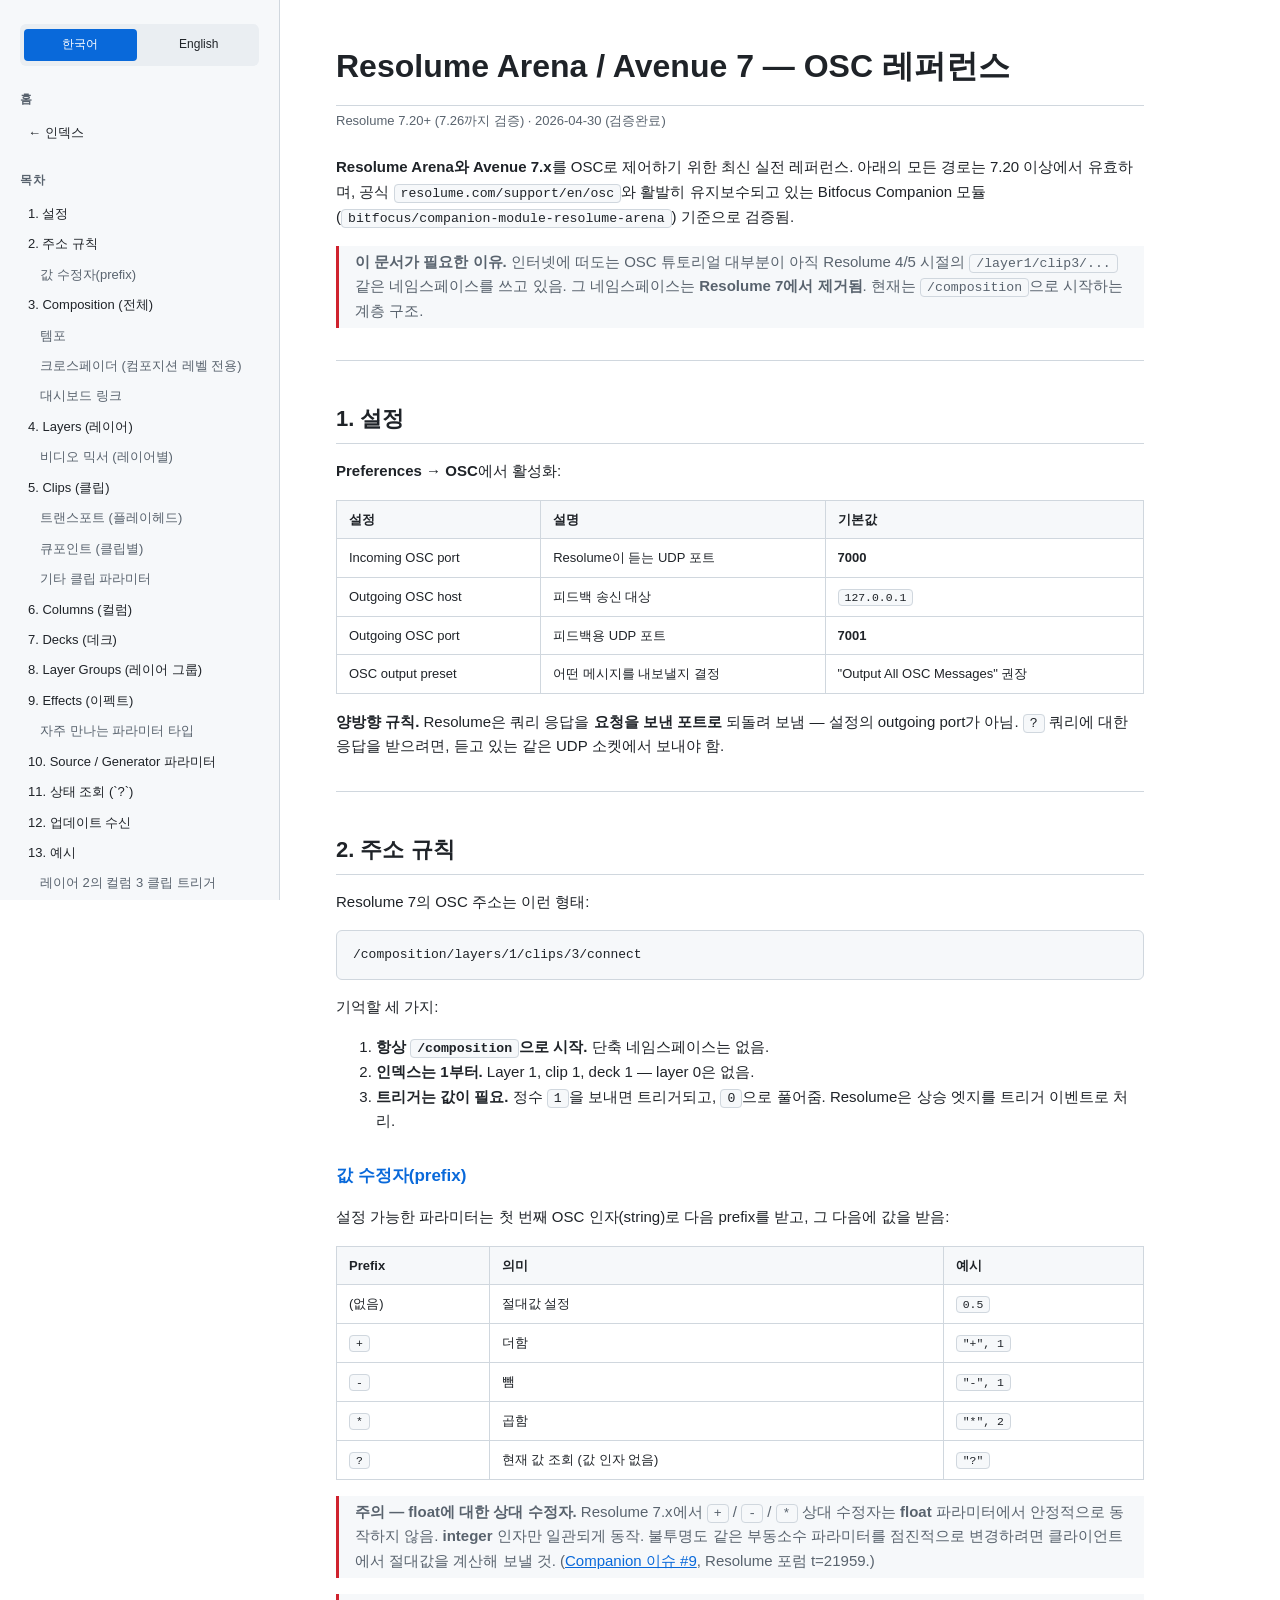
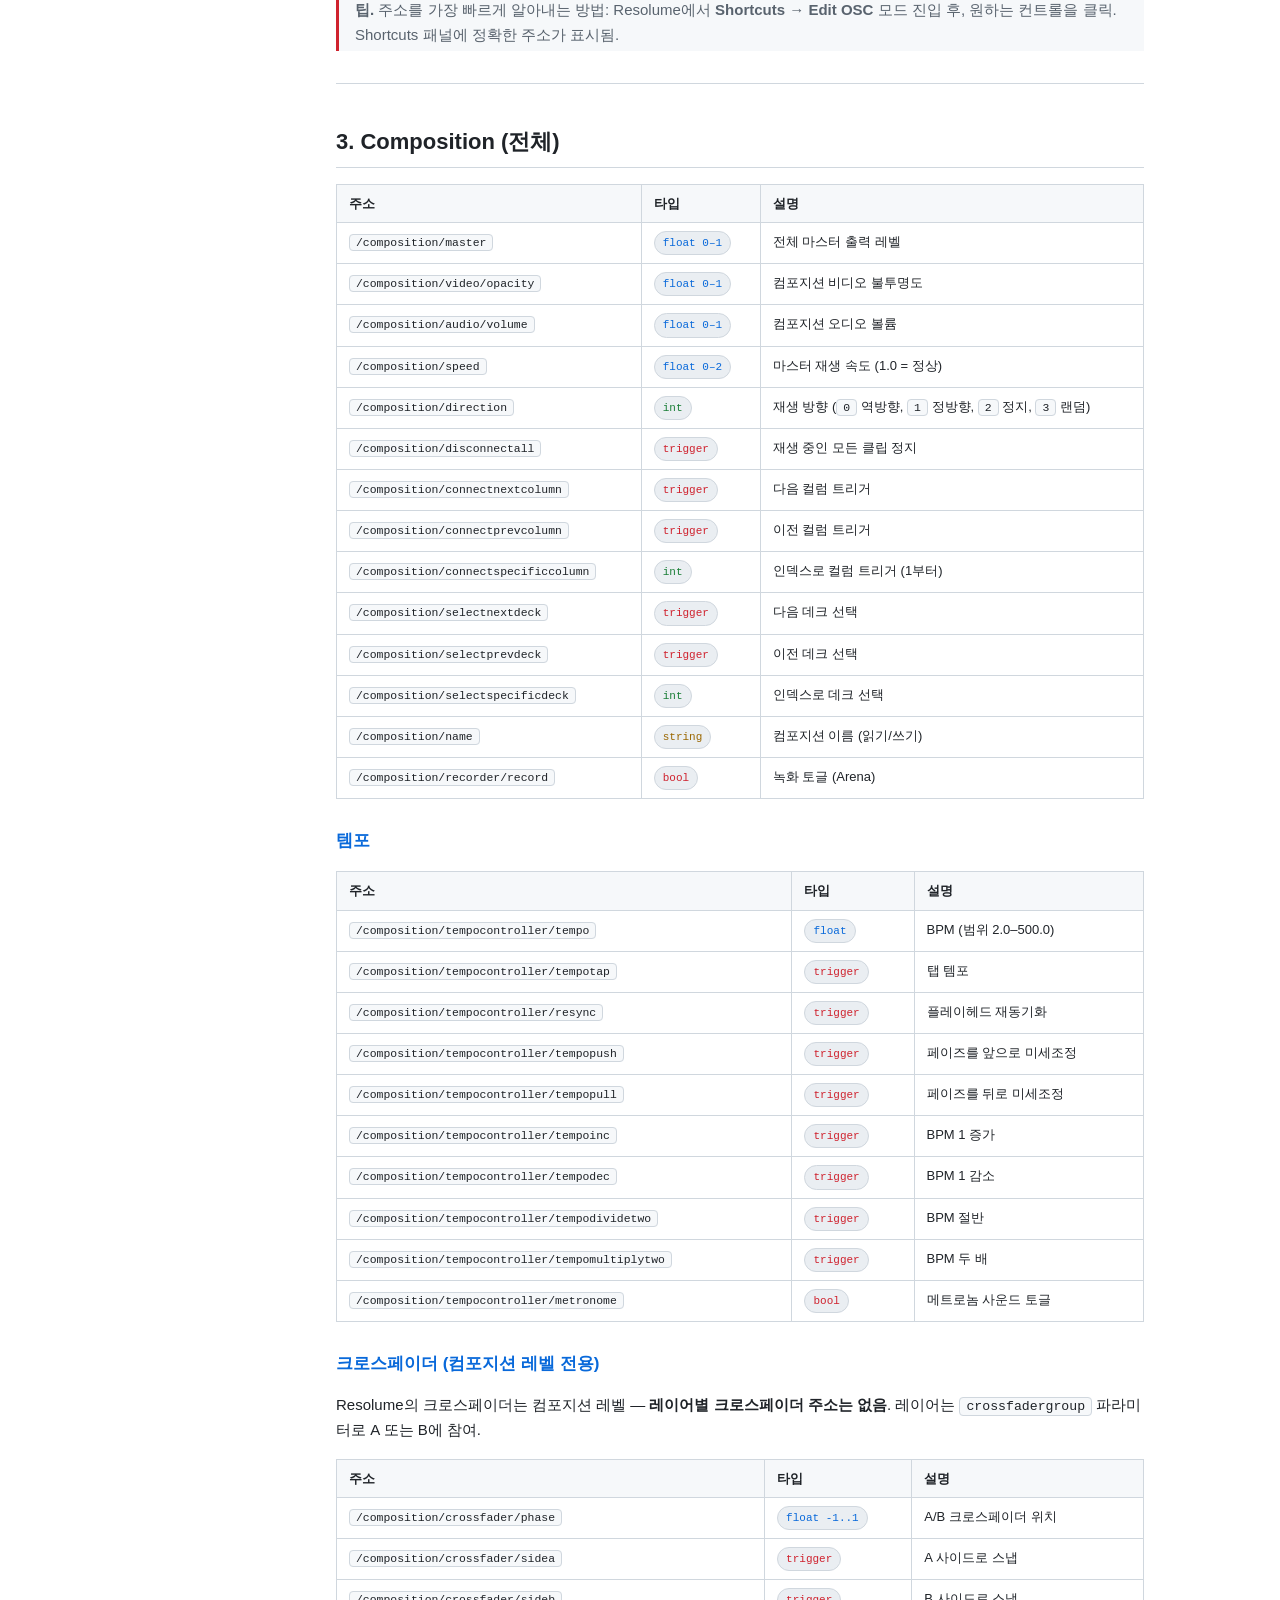
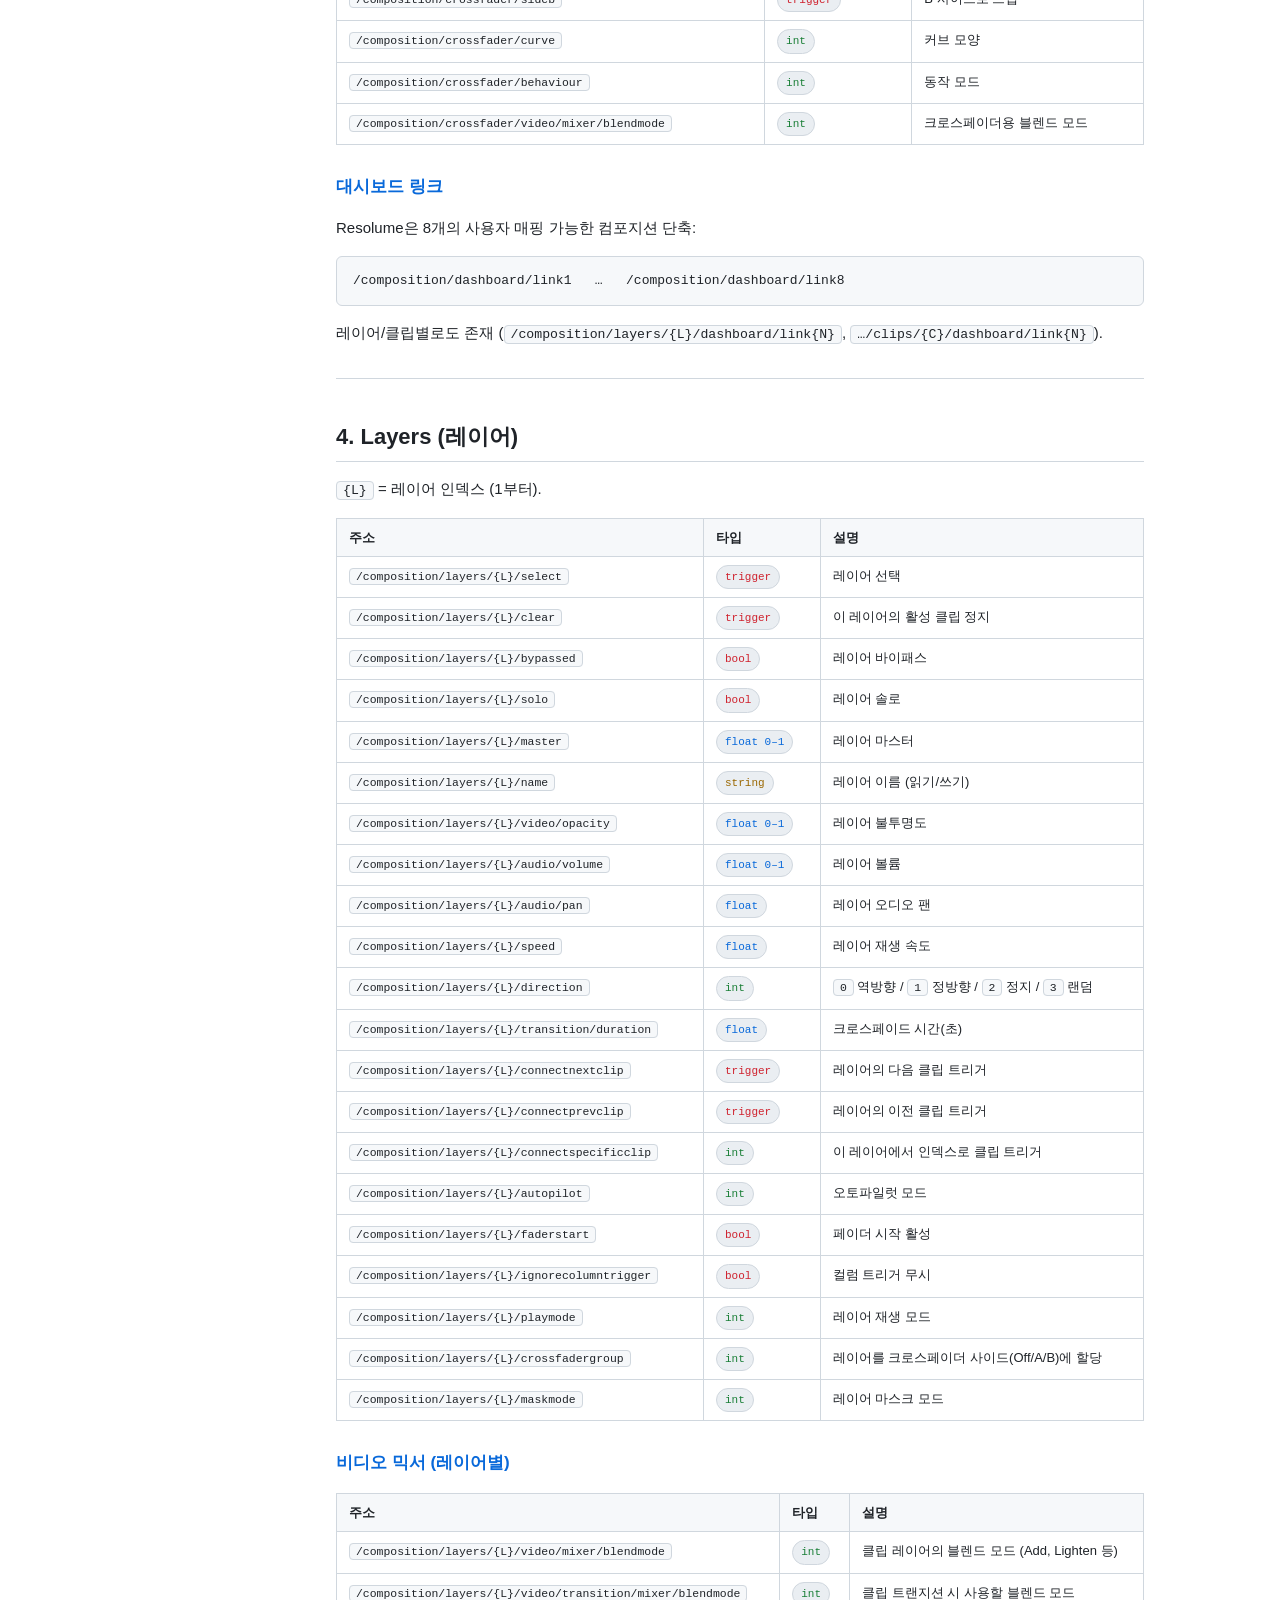
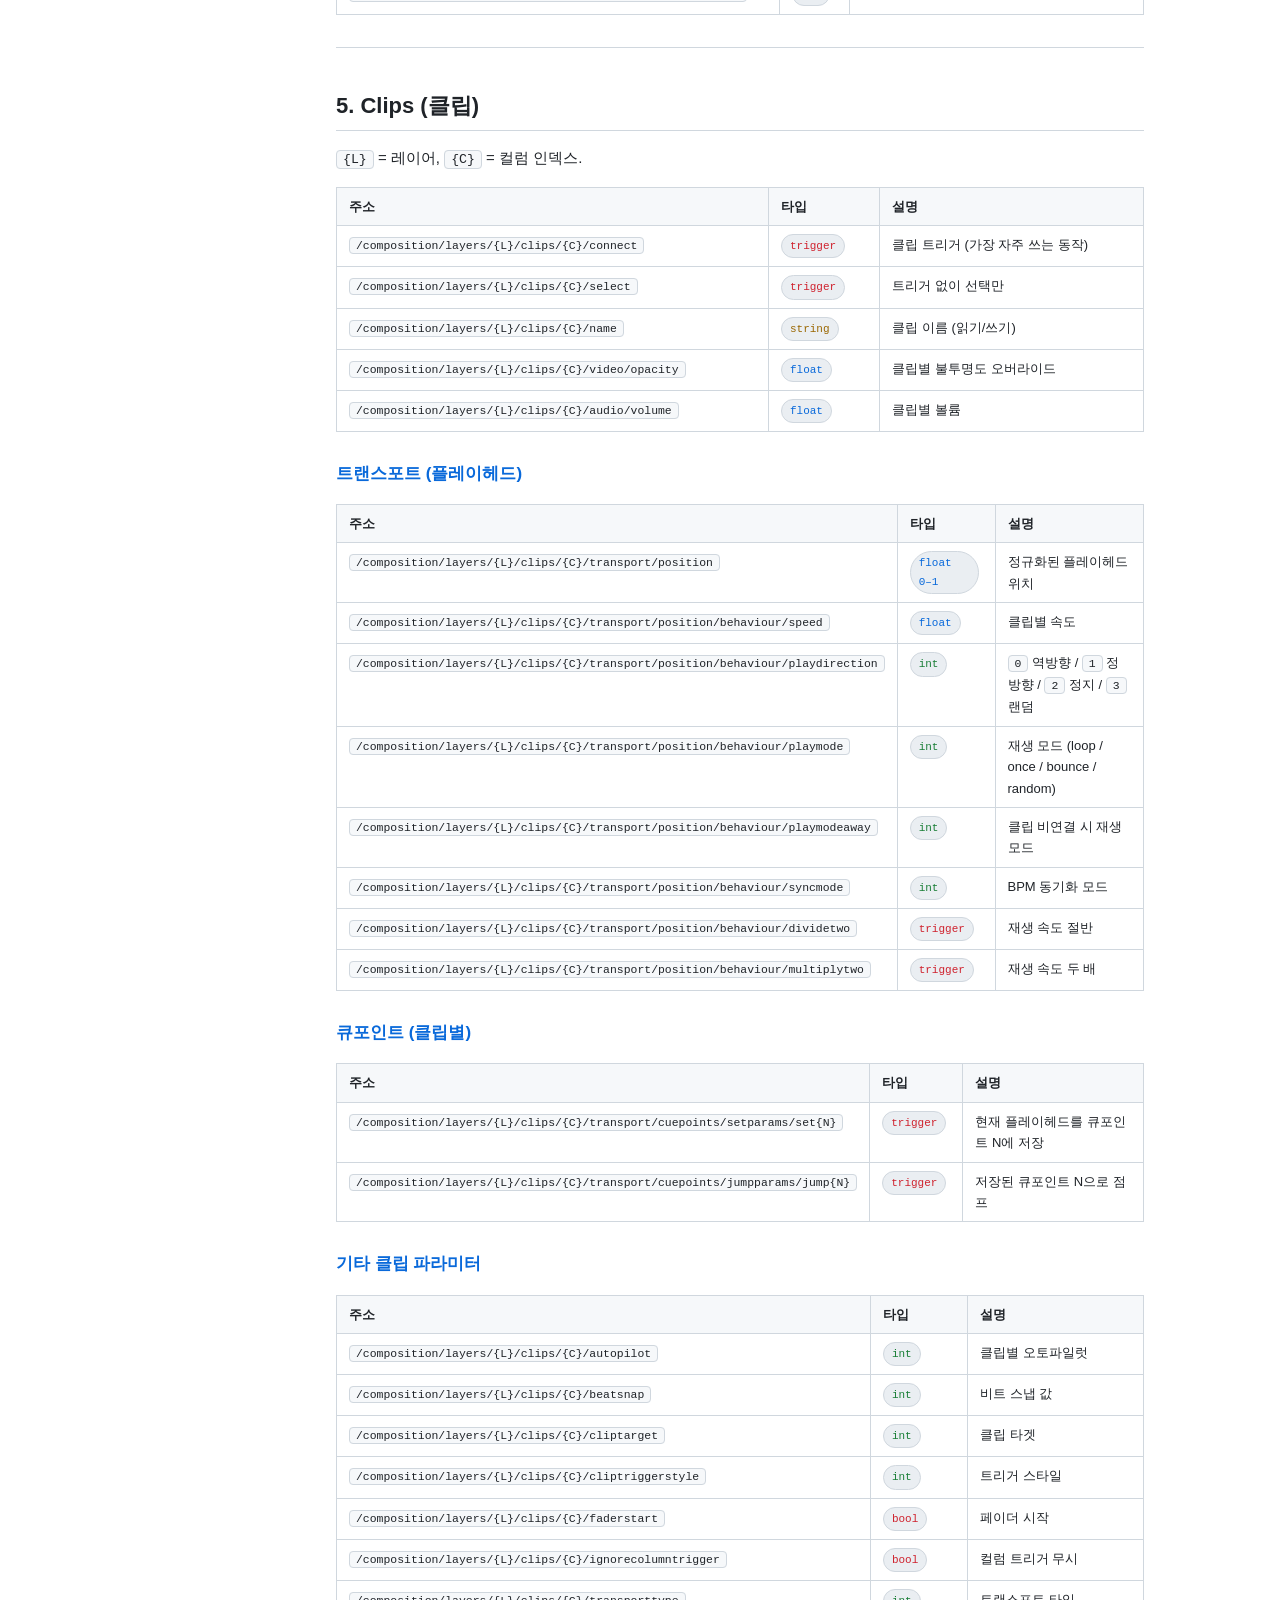
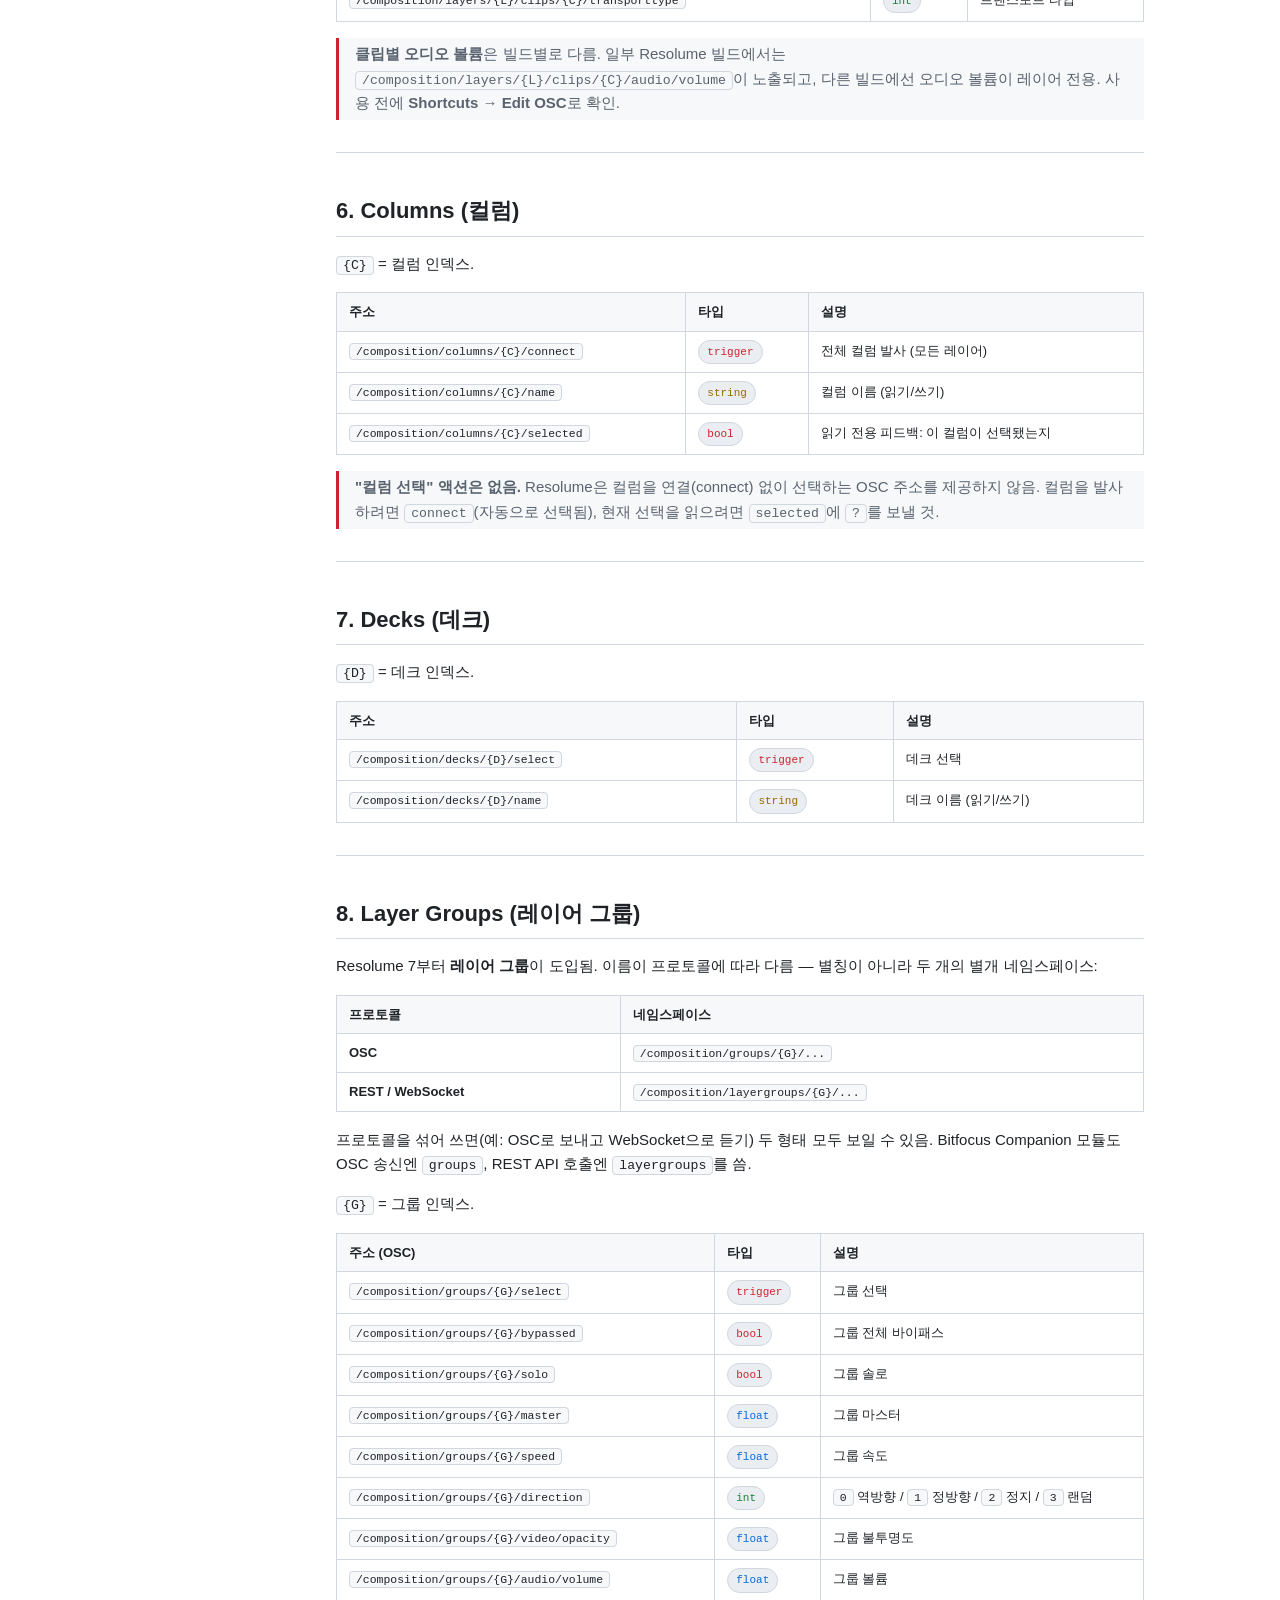
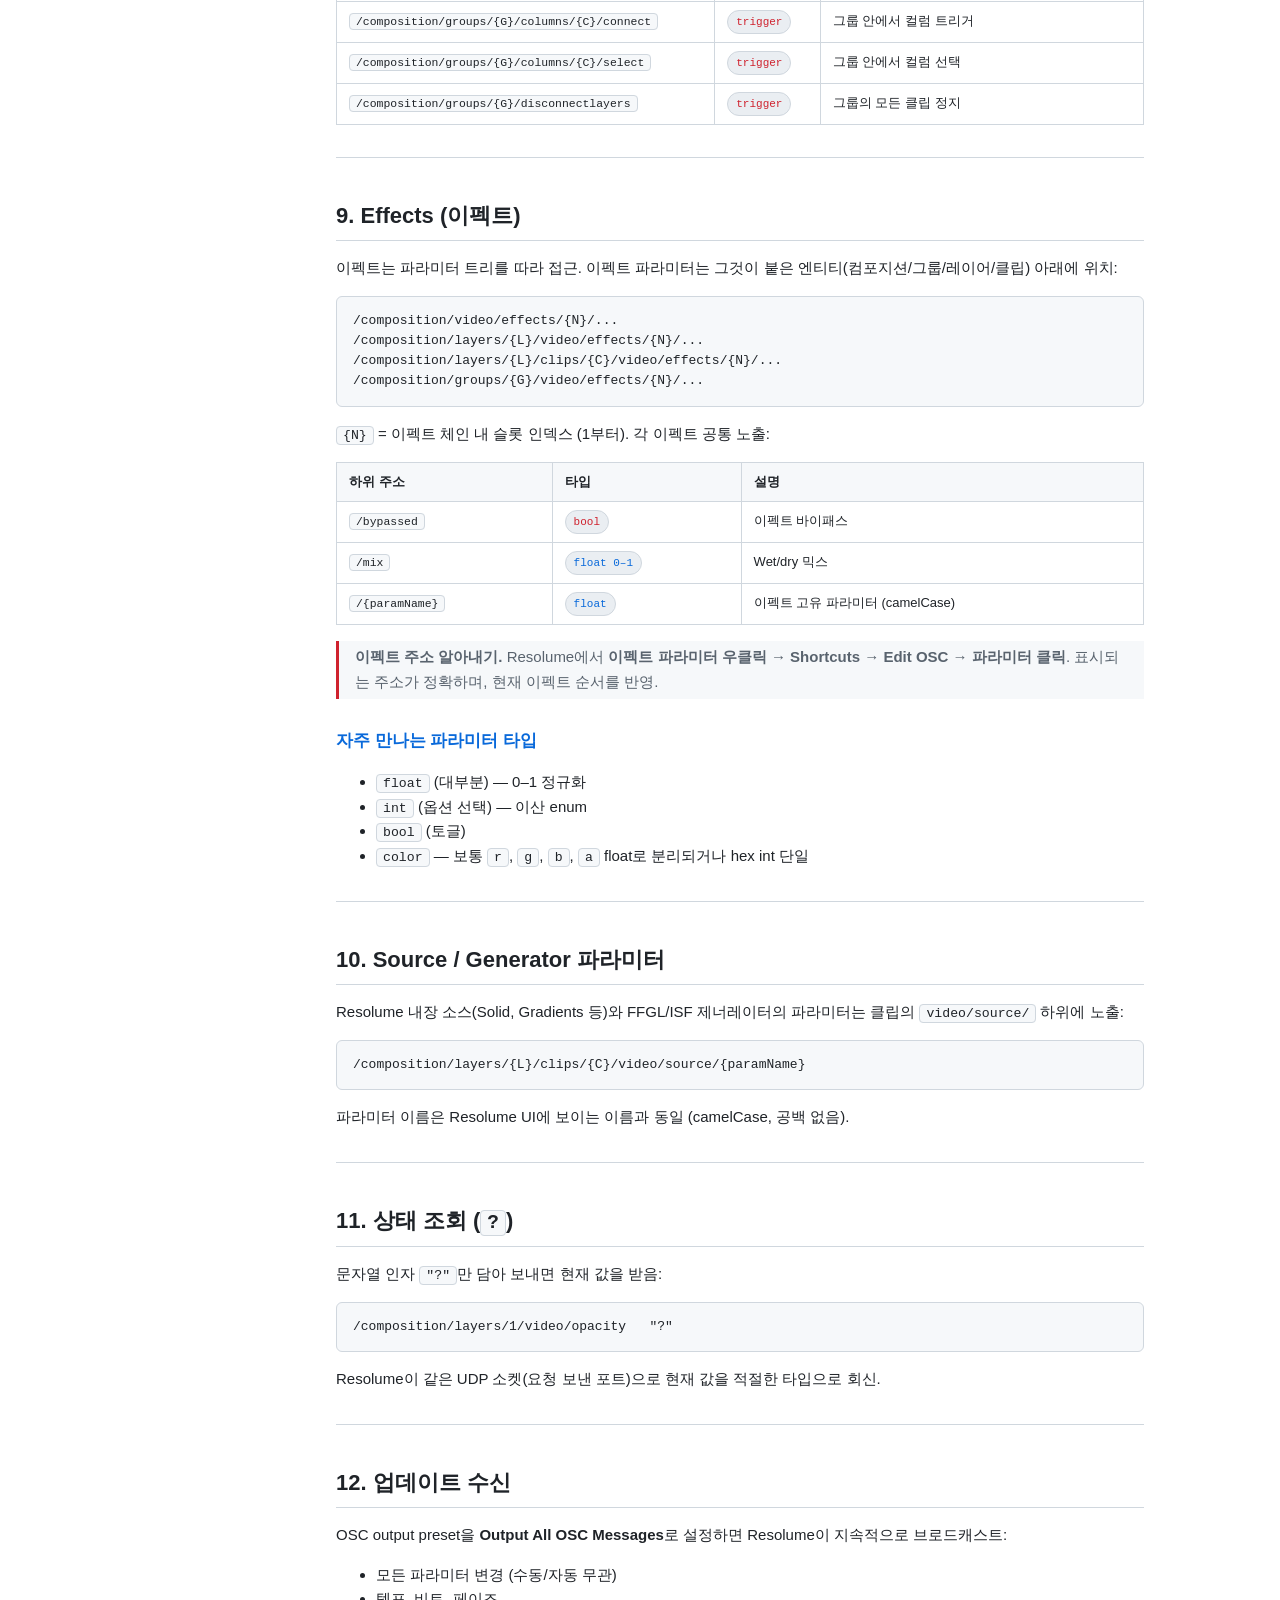
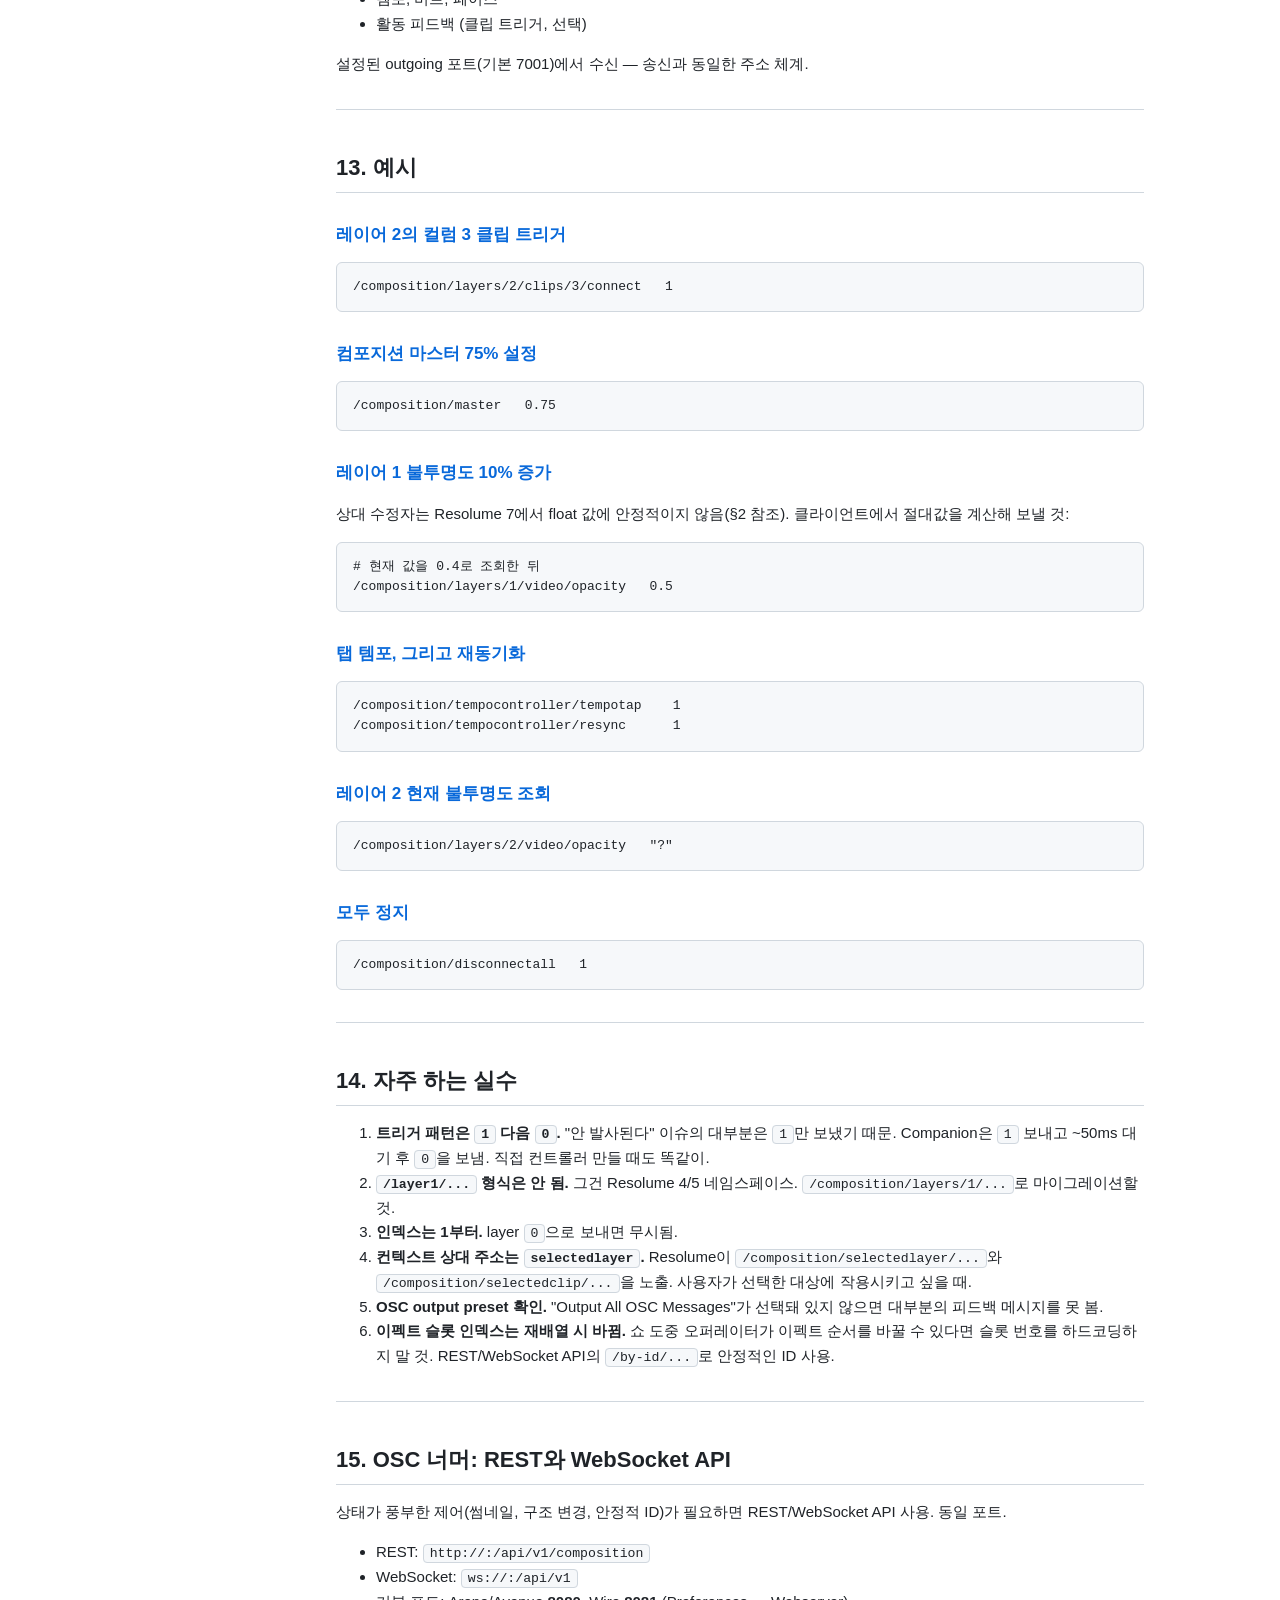
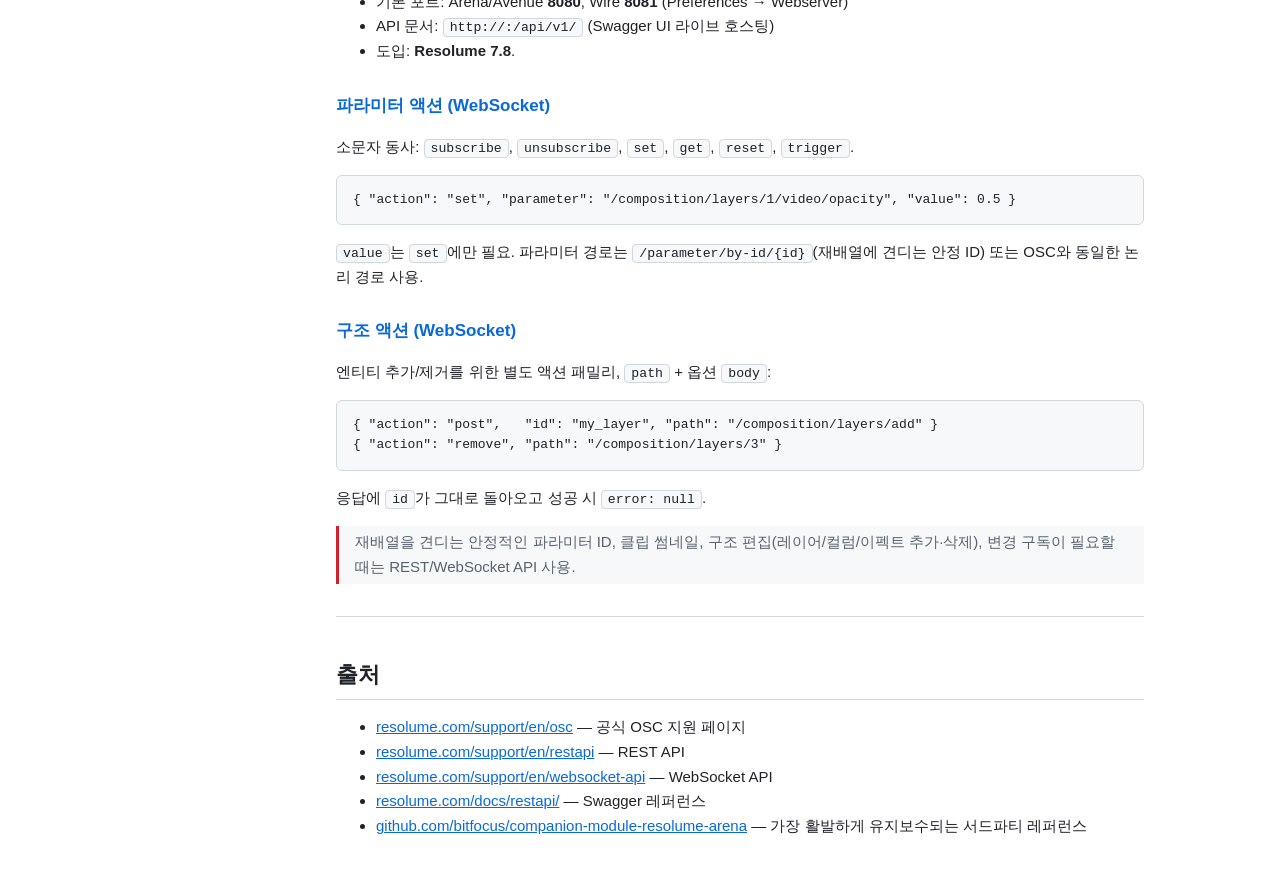
<file: osc/osc-reference.ko.html>
<!DOCTYPE html>
<html lang="ko">
<head>
<meta charset="utf-8">
<meta name="viewport" content="width=device-width, initial-scale=1">
<title>Resolume Arena / Avenue 7 — OSC 레퍼런스</title>
<link rel="stylesheet" href="../assets/style.css">
</head>
<body>
<div class="layout">
<aside class="sidebar">
<div class="lang-toggle">
<a class="active" href="#">한국어</a>
<a href="osc-reference.en.html">English</a>
</div>
<h2>홈</h2>
<a href="../README.ko.html">← 인덱스</a>
<h2>목차</h2>
<a class="depth-2" href="#1-설정">1. 설정</a>
<a class="depth-2" href="#2-주소-규칙">2. 주소 규칙</a>
<a class="depth-3" href="#값-수정자prefix">값 수정자(prefix)</a>
<a class="depth-2" href="#3-composition-전체">3. Composition (전체)</a>
<a class="depth-3" href="#템포">템포</a>
<a class="depth-3" href="#크로스페이더-컴포지션-레벨-전용">크로스페이더 (컴포지션 레벨 전용)</a>
<a class="depth-3" href="#대시보드-링크">대시보드 링크</a>
<a class="depth-2" href="#4-layers-레이어">4. Layers (레이어)</a>
<a class="depth-3" href="#비디오-믹서-레이어별">비디오 믹서 (레이어별)</a>
<a class="depth-2" href="#5-clips-클립">5. Clips (클립)</a>
<a class="depth-3" href="#트랜스포트-플레이헤드">트랜스포트 (플레이헤드)</a>
<a class="depth-3" href="#큐포인트-클립별">큐포인트 (클립별)</a>
<a class="depth-3" href="#기타-클립-파라미터">기타 클립 파라미터</a>
<a class="depth-2" href="#6-columns-컬럼">6. Columns (컬럼)</a>
<a class="depth-2" href="#7-decks-데크">7. Decks (데크)</a>
<a class="depth-2" href="#8-layer-groups-레이어-그룹">8. Layer Groups (레이어 그룹)</a>
<a class="depth-2" href="#9-effects-이펙트">9. Effects (이펙트)</a>
<a class="depth-3" href="#자주-만나는-파라미터-타입">자주 만나는 파라미터 타입</a>
<a class="depth-2" href="#10-source-generator-파라미터">10. Source / Generator 파라미터</a>
<a class="depth-2" href="#11-상태-조회">11. 상태 조회 (`?`)</a>
<a class="depth-2" href="#12-업데이트-수신">12. 업데이트 수신</a>
<a class="depth-2" href="#13-예시">13. 예시</a>
<a class="depth-3" href="#레이어-2의-컬럼-3-클립-트리거">레이어 2의 컬럼 3 클립 트리거</a>
<a class="depth-3" href="#컴포지션-마스터-75-설정">컴포지션 마스터 75% 설정</a>
<a class="depth-3" href="#레이어-1-불투명도-10-증가">레이어 1 불투명도 10% 증가</a>
<a class="depth-3" href="#탭-템포-그리고-재동기화">탭 템포, 그리고 재동기화</a>
<a class="depth-3" href="#레이어-2-현재-불투명도-조회">레이어 2 현재 불투명도 조회</a>
<a class="depth-3" href="#모두-정지">모두 정지</a>
<a class="depth-2" href="#14-자주-하는-실수">14. 자주 하는 실수</a>
<a class="depth-2" href="#15-osc-너머-rest와-websocket-api">15. OSC 너머: REST와 WebSocket API</a>
<a class="depth-3" href="#파라미터-액션-websocket">파라미터 액션 (WebSocket)</a>
<a class="depth-3" href="#구조-액션-websocket">구조 액션 (WebSocket)</a>
<a class="depth-2" href="#출처">출처</a>
</aside>
<main>
<h1>Resolume Arena / Avenue 7 — OSC 레퍼런스</h1>
<div class="meta">Resolume 7.20+ (7.26까지 검증) · 2026-04-30 (검증완료)</div>
<p><strong>Resolume Arena와 Avenue 7.x</strong>를 OSC로 제어하기 위한 최신 실전 레퍼런스. 아래의 모든 경로는 7.20 이상에서 유효하며, 공식 <code>resolume.com/support/en/osc</code>와 활발히 유지보수되고 있는 Bitfocus Companion 모듈(<code>bitfocus/companion-module-resolume-arena</code>) 기준으로 검증됨.</p>
<blockquote><strong>이 문서가 필요한 이유.</strong> 인터넷에 떠도는 OSC 튜토리얼 대부분이 아직 Resolume 4/5 시절의 <code>/layer1/clip3/...</code> 같은 네임스페이스를 쓰고 있음. 그 네임스페이스는 <strong>Resolume 7에서 제거됨</strong>. 현재는 <code>/composition</code>으로 시작하는 계층 구조.</blockquote>
<hr>
<h2 id="1-설정">1. 설정</h2>
<p><strong>Preferences → OSC</strong>에서 활성화:</p>
<table>
<thead><tr>
<th>설정</th>
<th>설명</th>
<th>기본값</th>
</tr></thead><tbody>
<tr>
<td>Incoming OSC port</td>
<td>Resolume이 듣는 UDP 포트</td>
<td><strong>7000</strong></td>
</tr>
<tr>
<td>Outgoing OSC host</td>
<td>피드백 송신 대상</td>
<td><code>127.0.0.1</code></td>
</tr>
<tr>
<td>Outgoing OSC port</td>
<td>피드백용 UDP 포트</td>
<td><strong>7001</strong></td>
</tr>
<tr>
<td>OSC output preset</td>
<td>어떤 메시지를 내보낼지 결정</td>
<td>"Output All OSC Messages" 권장</td>
</tr>
</tbody></table>
<p><strong>양방향 규칙.</strong> Resolume은 쿼리 응답을 <strong>요청을 보낸 포트로</strong> 되돌려 보냄 — 설정의 outgoing port가 아님. <code>?</code> 쿼리에 대한 응답을 받으려면, 듣고 있는 같은 UDP 소켓에서 보내야 함.</p>
<hr>
<h2 id="2-주소-규칙">2. 주소 규칙</h2>
<p>Resolume 7의 OSC 주소는 이런 형태:</p>
<pre><code>/composition/layers/1/clips/3/connect</code></pre>
<p>기억할 세 가지:</p>
<ol>
<li><strong>항상 <code>/composition</code>으로 시작.</strong> 단축 네임스페이스는 없음.</li>
<li><strong>인덱스는 1부터.</strong> Layer 1, clip 1, deck 1 — layer 0은 없음.</li>
<li><strong>트리거는 값이 필요.</strong> 정수 <code>1</code>을 보내면 트리거되고, <code>0</code>으로 풀어줌. Resolume은 상승 엣지를 트리거 이벤트로 처리.</li>
</ol>
<h3 id="값-수정자prefix">값 수정자(prefix)</h3>
<p>설정 가능한 파라미터는 첫 번째 OSC 인자(string)로 다음 prefix를 받고, 그 다음에 값을 받음:</p>
<table>
<thead><tr>
<th>Prefix</th>
<th>의미</th>
<th>예시</th>
</tr></thead><tbody>
<tr>
<td>(없음)</td>
<td>절대값 설정</td>
<td><code>0.5</code></td>
</tr>
<tr>
<td><code>+</code></td>
<td>더함</td>
<td><code>"+", 1</code></td>
</tr>
<tr>
<td><code>-</code></td>
<td>뺌</td>
<td><code>"-", 1</code></td>
</tr>
<tr>
<td><code>*</code></td>
<td>곱함</td>
<td><code>"*", 2</code></td>
</tr>
<tr>
<td><code>?</code></td>
<td>현재 값 조회 (값 인자 없음)</td>
<td><code>"?"</code></td>
</tr>
</tbody></table>
<blockquote><strong>주의 — float에 대한 상대 수정자.</strong> Resolume 7.x에서 <code>+</code> / <code>-</code> / <code>*</code> 상대 수정자는 <strong>float</strong> 파라미터에서 안정적으로 동작하지 않음. <strong>integer</strong> 인자만 일관되게 동작. 불투명도 같은 부동소수 파라미터를 점진적으로 변경하려면 클라이언트에서 절대값을 계산해 보낼 것. (<a href="https://github.com/bitfocus/companion-module-resolume-arena/issues/9">Companion 이슈 #9</a>, Resolume 포럼 t=21959.)</blockquote>
<blockquote><strong>팁.</strong> 주소를 가장 빠르게 알아내는 방법: Resolume에서 <strong>Shortcuts → Edit OSC</strong> 모드 진입 후, 원하는 컨트롤을 클릭. Shortcuts 패널에 정확한 주소가 표시됨.</blockquote>
<hr>
<h2 id="3-composition-전체">3. Composition (전체)</h2>
<table>
<thead><tr>
<th>주소</th>
<th>타입</th>
<th>설명</th>
</tr></thead><tbody>
<tr>
<td><code>/composition/master</code></td>
<td><span class="tag float">float 0–1</span></td>
<td>전체 마스터 출력 레벨</td>
</tr>
<tr>
<td><code>/composition/video/opacity</code></td>
<td><span class="tag float">float 0–1</span></td>
<td>컴포지션 비디오 불투명도</td>
</tr>
<tr>
<td><code>/composition/audio/volume</code></td>
<td><span class="tag float">float 0–1</span></td>
<td>컴포지션 오디오 볼륨</td>
</tr>
<tr>
<td><code>/composition/speed</code></td>
<td><span class="tag float">float 0–2</span></td>
<td>마스터 재생 속도 (1.0 = 정상)</td>
</tr>
<tr>
<td><code>/composition/direction</code></td>
<td><span class="tag int">int</span></td>
<td>재생 방향 (<code>0</code> 역방향, <code>1</code> 정방향, <code>2</code> 정지, <code>3</code> 랜덤)</td>
</tr>
<tr>
<td><code>/composition/disconnectall</code></td>
<td><span class="tag trigger">trigger</span></td>
<td>재생 중인 모든 클립 정지</td>
</tr>
<tr>
<td><code>/composition/connectnextcolumn</code></td>
<td><span class="tag trigger">trigger</span></td>
<td>다음 컬럼 트리거</td>
</tr>
<tr>
<td><code>/composition/connectprevcolumn</code></td>
<td><span class="tag trigger">trigger</span></td>
<td>이전 컬럼 트리거</td>
</tr>
<tr>
<td><code>/composition/connectspecificcolumn</code></td>
<td><span class="tag int">int</span></td>
<td>인덱스로 컬럼 트리거 (1부터)</td>
</tr>
<tr>
<td><code>/composition/selectnextdeck</code></td>
<td><span class="tag trigger">trigger</span></td>
<td>다음 데크 선택</td>
</tr>
<tr>
<td><code>/composition/selectprevdeck</code></td>
<td><span class="tag trigger">trigger</span></td>
<td>이전 데크 선택</td>
</tr>
<tr>
<td><code>/composition/selectspecificdeck</code></td>
<td><span class="tag int">int</span></td>
<td>인덱스로 데크 선택</td>
</tr>
<tr>
<td><code>/composition/name</code></td>
<td><span class="tag string">string</span></td>
<td>컴포지션 이름 (읽기/쓰기)</td>
</tr>
<tr>
<td><code>/composition/recorder/record</code></td>
<td><span class="tag bool">bool</span></td>
<td>녹화 토글 (Arena)</td>
</tr>
</tbody></table>
<h3 id="템포">템포</h3>
<table>
<thead><tr>
<th>주소</th>
<th>타입</th>
<th>설명</th>
</tr></thead><tbody>
<tr>
<td><code>/composition/tempocontroller/tempo</code></td>
<td><span class="tag float">float</span></td>
<td>BPM (범위 2.0–500.0)</td>
</tr>
<tr>
<td><code>/composition/tempocontroller/tempotap</code></td>
<td><span class="tag trigger">trigger</span></td>
<td>탭 템포</td>
</tr>
<tr>
<td><code>/composition/tempocontroller/resync</code></td>
<td><span class="tag trigger">trigger</span></td>
<td>플레이헤드 재동기화</td>
</tr>
<tr>
<td><code>/composition/tempocontroller/tempopush</code></td>
<td><span class="tag trigger">trigger</span></td>
<td>페이즈를 앞으로 미세조정</td>
</tr>
<tr>
<td><code>/composition/tempocontroller/tempopull</code></td>
<td><span class="tag trigger">trigger</span></td>
<td>페이즈를 뒤로 미세조정</td>
</tr>
<tr>
<td><code>/composition/tempocontroller/tempoinc</code></td>
<td><span class="tag trigger">trigger</span></td>
<td>BPM 1 증가</td>
</tr>
<tr>
<td><code>/composition/tempocontroller/tempodec</code></td>
<td><span class="tag trigger">trigger</span></td>
<td>BPM 1 감소</td>
</tr>
<tr>
<td><code>/composition/tempocontroller/tempodividetwo</code></td>
<td><span class="tag trigger">trigger</span></td>
<td>BPM 절반</td>
</tr>
<tr>
<td><code>/composition/tempocontroller/tempomultiplytwo</code></td>
<td><span class="tag trigger">trigger</span></td>
<td>BPM 두 배</td>
</tr>
<tr>
<td><code>/composition/tempocontroller/metronome</code></td>
<td><span class="tag bool">bool</span></td>
<td>메트로놈 사운드 토글</td>
</tr>
</tbody></table>
<h3 id="크로스페이더-컴포지션-레벨-전용">크로스페이더 (컴포지션 레벨 전용)</h3>
<p>Resolume의 크로스페이더는 컴포지션 레벨 — <strong>레이어별 크로스페이더 주소는 없음</strong>. 레이어는 <code>crossfadergroup</code> 파라미터로 A 또는 B에 참여.</p>
<table>
<thead><tr>
<th>주소</th>
<th>타입</th>
<th>설명</th>
</tr></thead><tbody>
<tr>
<td><code>/composition/crossfader/phase</code></td>
<td><span class="tag float">float -1..1</span></td>
<td>A/B 크로스페이더 위치</td>
</tr>
<tr>
<td><code>/composition/crossfader/sidea</code></td>
<td><span class="tag trigger">trigger</span></td>
<td>A 사이드로 스냅</td>
</tr>
<tr>
<td><code>/composition/crossfader/sideb</code></td>
<td><span class="tag trigger">trigger</span></td>
<td>B 사이드로 스냅</td>
</tr>
<tr>
<td><code>/composition/crossfader/curve</code></td>
<td><span class="tag int">int</span></td>
<td>커브 모양</td>
</tr>
<tr>
<td><code>/composition/crossfader/behaviour</code></td>
<td><span class="tag int">int</span></td>
<td>동작 모드</td>
</tr>
<tr>
<td><code>/composition/crossfader/video/mixer/blendmode</code></td>
<td><span class="tag int">int</span></td>
<td>크로스페이더용 블렌드 모드</td>
</tr>
</tbody></table>
<h3 id="대시보드-링크">대시보드 링크</h3>
<p>Resolume은 8개의 사용자 매핑 가능한 컴포지션 단축:</p>
<pre><code>/composition/dashboard/link1   …   /composition/dashboard/link8</code></pre>
<p>레이어/클립별로도 존재 (<code>/composition/layers/{L}/dashboard/link{N}</code>, <code>…/clips/{C}/dashboard/link{N}</code>).</p>
<hr>
<h2 id="4-layers-레이어">4. Layers (레이어)</h2>
<p><code>{L}</code> = 레이어 인덱스 (1부터).</p>
<table>
<thead><tr>
<th>주소</th>
<th>타입</th>
<th>설명</th>
</tr></thead><tbody>
<tr>
<td><code>/composition/layers/{L}/select</code></td>
<td><span class="tag trigger">trigger</span></td>
<td>레이어 선택</td>
</tr>
<tr>
<td><code>/composition/layers/{L}/clear</code></td>
<td><span class="tag trigger">trigger</span></td>
<td>이 레이어의 활성 클립 정지</td>
</tr>
<tr>
<td><code>/composition/layers/{L}/bypassed</code></td>
<td><span class="tag bool">bool</span></td>
<td>레이어 바이패스</td>
</tr>
<tr>
<td><code>/composition/layers/{L}/solo</code></td>
<td><span class="tag bool">bool</span></td>
<td>레이어 솔로</td>
</tr>
<tr>
<td><code>/composition/layers/{L}/master</code></td>
<td><span class="tag float">float 0–1</span></td>
<td>레이어 마스터</td>
</tr>
<tr>
<td><code>/composition/layers/{L}/name</code></td>
<td><span class="tag string">string</span></td>
<td>레이어 이름 (읽기/쓰기)</td>
</tr>
<tr>
<td><code>/composition/layers/{L}/video/opacity</code></td>
<td><span class="tag float">float 0–1</span></td>
<td>레이어 불투명도</td>
</tr>
<tr>
<td><code>/composition/layers/{L}/audio/volume</code></td>
<td><span class="tag float">float 0–1</span></td>
<td>레이어 볼륨</td>
</tr>
<tr>
<td><code>/composition/layers/{L}/audio/pan</code></td>
<td><span class="tag float">float</span></td>
<td>레이어 오디오 팬</td>
</tr>
<tr>
<td><code>/composition/layers/{L}/speed</code></td>
<td><span class="tag float">float</span></td>
<td>레이어 재생 속도</td>
</tr>
<tr>
<td><code>/composition/layers/{L}/direction</code></td>
<td><span class="tag int">int</span></td>
<td><code>0</code> 역방향 / <code>1</code> 정방향 / <code>2</code> 정지 / <code>3</code> 랜덤</td>
</tr>
<tr>
<td><code>/composition/layers/{L}/transition/duration</code></td>
<td><span class="tag float">float</span></td>
<td>크로스페이드 시간(초)</td>
</tr>
<tr>
<td><code>/composition/layers/{L}/connectnextclip</code></td>
<td><span class="tag trigger">trigger</span></td>
<td>레이어의 다음 클립 트리거</td>
</tr>
<tr>
<td><code>/composition/layers/{L}/connectprevclip</code></td>
<td><span class="tag trigger">trigger</span></td>
<td>레이어의 이전 클립 트리거</td>
</tr>
<tr>
<td><code>/composition/layers/{L}/connectspecificclip</code></td>
<td><span class="tag int">int</span></td>
<td>이 레이어에서 인덱스로 클립 트리거</td>
</tr>
<tr>
<td><code>/composition/layers/{L}/autopilot</code></td>
<td><span class="tag int">int</span></td>
<td>오토파일럿 모드</td>
</tr>
<tr>
<td><code>/composition/layers/{L}/faderstart</code></td>
<td><span class="tag bool">bool</span></td>
<td>페이더 시작 활성</td>
</tr>
<tr>
<td><code>/composition/layers/{L}/ignorecolumntrigger</code></td>
<td><span class="tag bool">bool</span></td>
<td>컬럼 트리거 무시</td>
</tr>
<tr>
<td><code>/composition/layers/{L}/playmode</code></td>
<td><span class="tag int">int</span></td>
<td>레이어 재생 모드</td>
</tr>
<tr>
<td><code>/composition/layers/{L}/crossfadergroup</code></td>
<td><span class="tag int">int</span></td>
<td>레이어를 크로스페이더 사이드(Off/A/B)에 할당</td>
</tr>
<tr>
<td><code>/composition/layers/{L}/maskmode</code></td>
<td><span class="tag int">int</span></td>
<td>레이어 마스크 모드</td>
</tr>
</tbody></table>
<h3 id="비디오-믹서-레이어별">비디오 믹서 (레이어별)</h3>
<table>
<thead><tr>
<th>주소</th>
<th>타입</th>
<th>설명</th>
</tr></thead><tbody>
<tr>
<td><code>/composition/layers/{L}/video/mixer/blendmode</code></td>
<td><span class="tag int">int</span></td>
<td>클립 레이어의 블렌드 모드 (Add, Lighten 등)</td>
</tr>
<tr>
<td><code>/composition/layers/{L}/video/transition/mixer/blendmode</code></td>
<td><span class="tag int">int</span></td>
<td>클립 트랜지션 시 사용할 블렌드 모드</td>
</tr>
</tbody></table>
<hr>
<h2 id="5-clips-클립">5. Clips (클립)</h2>
<p><code>{L}</code> = 레이어, <code>{C}</code> = 컬럼 인덱스.</p>
<table>
<thead><tr>
<th>주소</th>
<th>타입</th>
<th>설명</th>
</tr></thead><tbody>
<tr>
<td><code>/composition/layers/{L}/clips/{C}/connect</code></td>
<td><span class="tag trigger">trigger</span></td>
<td>클립 트리거 (가장 자주 쓰는 동작)</td>
</tr>
<tr>
<td><code>/composition/layers/{L}/clips/{C}/select</code></td>
<td><span class="tag trigger">trigger</span></td>
<td>트리거 없이 선택만</td>
</tr>
<tr>
<td><code>/composition/layers/{L}/clips/{C}/name</code></td>
<td><span class="tag string">string</span></td>
<td>클립 이름 (읽기/쓰기)</td>
</tr>
<tr>
<td><code>/composition/layers/{L}/clips/{C}/video/opacity</code></td>
<td><span class="tag float">float</span></td>
<td>클립별 불투명도 오버라이드</td>
</tr>
<tr>
<td><code>/composition/layers/{L}/clips/{C}/audio/volume</code></td>
<td><span class="tag float">float</span></td>
<td>클립별 볼륨</td>
</tr>
</tbody></table>
<h3 id="트랜스포트-플레이헤드">트랜스포트 (플레이헤드)</h3>
<table>
<thead><tr>
<th>주소</th>
<th>타입</th>
<th>설명</th>
</tr></thead><tbody>
<tr>
<td><code>/composition/layers/{L}/clips/{C}/transport/position</code></td>
<td><span class="tag float">float 0–1</span></td>
<td>정규화된 플레이헤드 위치</td>
</tr>
<tr>
<td><code>/composition/layers/{L}/clips/{C}/transport/position/behaviour/speed</code></td>
<td><span class="tag float">float</span></td>
<td>클립별 속도</td>
</tr>
<tr>
<td><code>/composition/layers/{L}/clips/{C}/transport/position/behaviour/playdirection</code></td>
<td><span class="tag int">int</span></td>
<td><code>0</code> 역방향 / <code>1</code> 정방향 / <code>2</code> 정지 / <code>3</code> 랜덤</td>
</tr>
<tr>
<td><code>/composition/layers/{L}/clips/{C}/transport/position/behaviour/playmode</code></td>
<td><span class="tag int">int</span></td>
<td>재생 모드 (loop / once / bounce / random)</td>
</tr>
<tr>
<td><code>/composition/layers/{L}/clips/{C}/transport/position/behaviour/playmodeaway</code></td>
<td><span class="tag int">int</span></td>
<td>클립 비연결 시 재생 모드</td>
</tr>
<tr>
<td><code>/composition/layers/{L}/clips/{C}/transport/position/behaviour/syncmode</code></td>
<td><span class="tag int">int</span></td>
<td>BPM 동기화 모드</td>
</tr>
<tr>
<td><code>/composition/layers/{L}/clips/{C}/transport/position/behaviour/dividetwo</code></td>
<td><span class="tag trigger">trigger</span></td>
<td>재생 속도 절반</td>
</tr>
<tr>
<td><code>/composition/layers/{L}/clips/{C}/transport/position/behaviour/multiplytwo</code></td>
<td><span class="tag trigger">trigger</span></td>
<td>재생 속도 두 배</td>
</tr>
</tbody></table>
<h3 id="큐포인트-클립별">큐포인트 (클립별)</h3>
<table>
<thead><tr>
<th>주소</th>
<th>타입</th>
<th>설명</th>
</tr></thead><tbody>
<tr>
<td><code>/composition/layers/{L}/clips/{C}/transport/cuepoints/setparams/set{N}</code></td>
<td><span class="tag trigger">trigger</span></td>
<td>현재 플레이헤드를 큐포인트 N에 저장</td>
</tr>
<tr>
<td><code>/composition/layers/{L}/clips/{C}/transport/cuepoints/jumpparams/jump{N}</code></td>
<td><span class="tag trigger">trigger</span></td>
<td>저장된 큐포인트 N으로 점프</td>
</tr>
</tbody></table>
<h3 id="기타-클립-파라미터">기타 클립 파라미터</h3>
<table>
<thead><tr>
<th>주소</th>
<th>타입</th>
<th>설명</th>
</tr></thead><tbody>
<tr>
<td><code>/composition/layers/{L}/clips/{C}/autopilot</code></td>
<td><span class="tag int">int</span></td>
<td>클립별 오토파일럿</td>
</tr>
<tr>
<td><code>/composition/layers/{L}/clips/{C}/beatsnap</code></td>
<td><span class="tag int">int</span></td>
<td>비트 스냅 값</td>
</tr>
<tr>
<td><code>/composition/layers/{L}/clips/{C}/cliptarget</code></td>
<td><span class="tag int">int</span></td>
<td>클립 타겟</td>
</tr>
<tr>
<td><code>/composition/layers/{L}/clips/{C}/cliptriggerstyle</code></td>
<td><span class="tag int">int</span></td>
<td>트리거 스타일</td>
</tr>
<tr>
<td><code>/composition/layers/{L}/clips/{C}/faderstart</code></td>
<td><span class="tag bool">bool</span></td>
<td>페이더 시작</td>
</tr>
<tr>
<td><code>/composition/layers/{L}/clips/{C}/ignorecolumntrigger</code></td>
<td><span class="tag bool">bool</span></td>
<td>컬럼 트리거 무시</td>
</tr>
<tr>
<td><code>/composition/layers/{L}/clips/{C}/transporttype</code></td>
<td><span class="tag int">int</span></td>
<td>트랜스포트 타입</td>
</tr>
</tbody></table>
<blockquote><strong>클립별 오디오 볼륨</strong>은 빌드별로 다름. 일부 Resolume 빌드에서는 <code>/composition/layers/{L}/clips/{C}/audio/volume</code>이 노출되고, 다른 빌드에선 오디오 볼륨이 레이어 전용. 사용 전에 <strong>Shortcuts → Edit OSC</strong>로 확인.</blockquote>
<hr>
<h2 id="6-columns-컬럼">6. Columns (컬럼)</h2>
<p><code>{C}</code> = 컬럼 인덱스.</p>
<table>
<thead><tr>
<th>주소</th>
<th>타입</th>
<th>설명</th>
</tr></thead><tbody>
<tr>
<td><code>/composition/columns/{C}/connect</code></td>
<td><span class="tag trigger">trigger</span></td>
<td>전체 컬럼 발사 (모든 레이어)</td>
</tr>
<tr>
<td><code>/composition/columns/{C}/name</code></td>
<td><span class="tag string">string</span></td>
<td>컬럼 이름 (읽기/쓰기)</td>
</tr>
<tr>
<td><code>/composition/columns/{C}/selected</code></td>
<td><span class="tag bool">bool</span></td>
<td>읽기 전용 피드백: 이 컬럼이 선택됐는지</td>
</tr>
</tbody></table>
<blockquote><strong>"컬럼 선택" 액션은 없음.</strong> Resolume은 컬럼을 연결(connect) 없이 선택하는 OSC 주소를 제공하지 않음. 컬럼을 발사하려면 <code>connect</code>(자동으로 선택됨), 현재 선택을 읽으려면 <code>selected</code>에 <code>?</code>를 보낼 것.</blockquote>
<hr>
<h2 id="7-decks-데크">7. Decks (데크)</h2>
<p><code>{D}</code> = 데크 인덱스.</p>
<table>
<thead><tr>
<th>주소</th>
<th>타입</th>
<th>설명</th>
</tr></thead><tbody>
<tr>
<td><code>/composition/decks/{D}/select</code></td>
<td><span class="tag trigger">trigger</span></td>
<td>데크 선택</td>
</tr>
<tr>
<td><code>/composition/decks/{D}/name</code></td>
<td><span class="tag string">string</span></td>
<td>데크 이름 (읽기/쓰기)</td>
</tr>
</tbody></table>
<hr>
<h2 id="8-layer-groups-레이어-그룹">8. Layer Groups (레이어 그룹)</h2>
<p>Resolume 7부터 <strong>레이어 그룹</strong>이 도입됨. 이름이 프로토콜에 따라 다름 — 별칭이 아니라 두 개의 별개 네임스페이스:</p>
<table>
<thead><tr>
<th>프로토콜</th>
<th>네임스페이스</th>
</tr></thead><tbody>
<tr>
<td><strong>OSC</strong></td>
<td><code>/composition/groups/{G}/...</code></td>
</tr>
<tr>
<td><strong>REST / WebSocket</strong></td>
<td><code>/composition/layergroups/{G}/...</code></td>
</tr>
</tbody></table>
<p>프로토콜을 섞어 쓰면(예: OSC로 보내고 WebSocket으로 듣기) 두 형태 모두 보일 수 있음. Bitfocus Companion 모듈도 OSC 송신엔 <code>groups</code>, REST API 호출엔 <code>layergroups</code>를 씀.</p>
<p><code>{G}</code> = 그룹 인덱스.</p>
<table>
<thead><tr>
<th>주소 (OSC)</th>
<th>타입</th>
<th>설명</th>
</tr></thead><tbody>
<tr>
<td><code>/composition/groups/{G}/select</code></td>
<td><span class="tag trigger">trigger</span></td>
<td>그룹 선택</td>
</tr>
<tr>
<td><code>/composition/groups/{G}/bypassed</code></td>
<td><span class="tag bool">bool</span></td>
<td>그룹 전체 바이패스</td>
</tr>
<tr>
<td><code>/composition/groups/{G}/solo</code></td>
<td><span class="tag bool">bool</span></td>
<td>그룹 솔로</td>
</tr>
<tr>
<td><code>/composition/groups/{G}/master</code></td>
<td><span class="tag float">float</span></td>
<td>그룹 마스터</td>
</tr>
<tr>
<td><code>/composition/groups/{G}/speed</code></td>
<td><span class="tag float">float</span></td>
<td>그룹 속도</td>
</tr>
<tr>
<td><code>/composition/groups/{G}/direction</code></td>
<td><span class="tag int">int</span></td>
<td><code>0</code> 역방향 / <code>1</code> 정방향 / <code>2</code> 정지 / <code>3</code> 랜덤</td>
</tr>
<tr>
<td><code>/composition/groups/{G}/video/opacity</code></td>
<td><span class="tag float">float</span></td>
<td>그룹 불투명도</td>
</tr>
<tr>
<td><code>/composition/groups/{G}/audio/volume</code></td>
<td><span class="tag float">float</span></td>
<td>그룹 볼륨</td>
</tr>
<tr>
<td><code>/composition/groups/{G}/columns/{C}/connect</code></td>
<td><span class="tag trigger">trigger</span></td>
<td>그룹 안에서 컬럼 트리거</td>
</tr>
<tr>
<td><code>/composition/groups/{G}/columns/{C}/select</code></td>
<td><span class="tag trigger">trigger</span></td>
<td>그룹 안에서 컬럼 선택</td>
</tr>
<tr>
<td><code>/composition/groups/{G}/disconnectlayers</code></td>
<td><span class="tag trigger">trigger</span></td>
<td>그룹의 모든 클립 정지</td>
</tr>
</tbody></table>
<hr>
<h2 id="9-effects-이펙트">9. Effects (이펙트)</h2>
<p>이펙트는 파라미터 트리를 따라 접근. 이펙트 파라미터는 그것이 붙은 엔티티(컴포지션/그룹/레이어/클립) 아래에 위치:</p>
<pre><code>/composition/video/effects/{N}/...
/composition/layers/{L}/video/effects/{N}/...
/composition/layers/{L}/clips/{C}/video/effects/{N}/...
/composition/groups/{G}/video/effects/{N}/...</code></pre>
<p><code>{N}</code> = 이펙트 체인 내 슬롯 인덱스 (1부터). 각 이펙트 공통 노출:</p>
<table>
<thead><tr>
<th>하위 주소</th>
<th>타입</th>
<th>설명</th>
</tr></thead><tbody>
<tr>
<td><code>/bypassed</code></td>
<td><span class="tag bool">bool</span></td>
<td>이펙트 바이패스</td>
</tr>
<tr>
<td><code>/mix</code></td>
<td><span class="tag float">float 0–1</span></td>
<td>Wet/dry 믹스</td>
</tr>
<tr>
<td><code>/{paramName}</code></td>
<td><span class="tag float">float</span></td>
<td>이펙트 고유 파라미터 (camelCase)</td>
</tr>
</tbody></table>
<blockquote><strong>이펙트 주소 알아내기.</strong> Resolume에서 <strong>이펙트 파라미터 우클릭 → Shortcuts → Edit OSC → 파라미터 클릭</strong>. 표시되는 주소가 정확하며, 현재 이펙트 순서를 반영.</blockquote>
<h3 id="자주-만나는-파라미터-타입">자주 만나는 파라미터 타입</h3>
<ul>
<li><code>float</code> (대부분) — 0–1 정규화</li>
<li><code>int</code> (옵션 선택) — 이산 enum</li>
<li><code>bool</code> (토글)</li>
<li><code>color</code> — 보통 <code>r</code>, <code>g</code>, <code>b</code>, <code>a</code> float로 분리되거나 hex int 단일</li>
</ul>
<hr>
<h2 id="10-source-generator-파라미터">10. Source / Generator 파라미터</h2>
<p>Resolume 내장 소스(Solid, Gradients 등)와 FFGL/ISF 제너레이터의 파라미터는 클립의 <code>video/source/</code> 하위에 노출:</p>
<pre><code>/composition/layers/{L}/clips/{C}/video/source/{paramName}</code></pre>
<p>파라미터 이름은 Resolume UI에 보이는 이름과 동일 (camelCase, 공백 없음).</p>
<hr>
<h2 id="11-상태-조회">11. 상태 조회 (<code>?</code>)</h2>
<p>문자열 인자 <code>"?"</code>만 담아 보내면 현재 값을 받음:</p>
<pre><code>/composition/layers/1/video/opacity   "?"</code></pre>
<p>Resolume이 같은 UDP 소켓(요청 보낸 포트)으로 현재 값을 적절한 타입으로 회신.</p>
<hr>
<h2 id="12-업데이트-수신">12. 업데이트 수신</h2>
<p>OSC output preset을 <strong>Output All OSC Messages</strong>로 설정하면 Resolume이 지속적으로 브로드캐스트:</p>
<ul>
<li>모든 파라미터 변경 (수동/자동 무관)</li>
<li>템포, 비트, 페이즈</li>
<li>활동 피드백 (클립 트리거, 선택)</li>
</ul>
<p>설정된 outgoing 포트(기본 7001)에서 수신 — 송신과 동일한 주소 체계.</p>
<hr>
<h2 id="13-예시">13. 예시</h2>
<h3 id="레이어-2의-컬럼-3-클립-트리거">레이어 2의 컬럼 3 클립 트리거</h3>
<pre><code>/composition/layers/2/clips/3/connect   1</code></pre>
<h3 id="컴포지션-마스터-75-설정">컴포지션 마스터 75% 설정</h3>
<pre><code>/composition/master   0.75</code></pre>
<h3 id="레이어-1-불투명도-10-증가">레이어 1 불투명도 10% 증가</h3>
<p>상대 수정자는 Resolume 7에서 float 값에 안정적이지 않음(§2 참조). 클라이언트에서 절대값을 계산해 보낼 것:</p>
<pre><code># 현재 값을 0.4로 조회한 뒤
/composition/layers/1/video/opacity   0.5</code></pre>
<h3 id="탭-템포-그리고-재동기화">탭 템포, 그리고 재동기화</h3>
<pre><code>/composition/tempocontroller/tempotap    1
/composition/tempocontroller/resync      1</code></pre>
<h3 id="레이어-2-현재-불투명도-조회">레이어 2 현재 불투명도 조회</h3>
<pre><code>/composition/layers/2/video/opacity   "?"</code></pre>
<h3 id="모두-정지">모두 정지</h3>
<pre><code>/composition/disconnectall   1</code></pre>
<hr>
<h2 id="14-자주-하는-실수">14. 자주 하는 실수</h2>
<ol>
<li><strong>트리거 패턴은 <code>1</code> 다음 <code>0</code>.</strong> "안 발사된다" 이슈의 대부분은 <code>1</code>만 보냈기 때문. Companion은 <code>1</code> 보내고 ~50ms 대기 후 <code>0</code>을 보냄. 직접 컨트롤러 만들 때도 똑같이.</li>
<li><strong><code>/layer1/...</code> 형식은 안 됨.</strong> 그건 Resolume 4/5 네임스페이스. <code>/composition/layers/1/...</code>로 마이그레이션할 것.</li>
<li><strong>인덱스는 1부터.</strong> layer <code>0</code>으로 보내면 무시됨.</li>
<li><strong>컨텍스트 상대 주소는 <code>selectedlayer</code>.</strong> Resolume이 <code>/composition/selectedlayer/...</code>와 <code>/composition/selectedclip/...</code>을 노출. 사용자가 선택한 대상에 작용시키고 싶을 때.</li>
<li><strong>OSC output preset 확인.</strong> "Output All OSC Messages"가 선택돼 있지 않으면 대부분의 피드백 메시지를 못 봄.</li>
<li><strong>이펙트 슬롯 인덱스는 재배열 시 바뀜.</strong> 쇼 도중 오퍼레이터가 이펙트 순서를 바꿀 수 있다면 슬롯 번호를 하드코딩하지 말 것. REST/WebSocket API의 <code>/by-id/...</code>로 안정적인 ID 사용.</li>
</ol>
<hr>
<h2 id="15-osc-너머-rest와-websocket-api">15. OSC 너머: REST와 WebSocket API</h2>
<p>상태가 풍부한 제어(썸네일, 구조 변경, 안정적 ID)가 필요하면 REST/WebSocket API 사용. 동일 포트.</p>
<ul>
<li>REST: <code>http://<host>:<port>/api/v1/composition</code></li>
<li>WebSocket: <code>ws://<host>:<port>/api/v1</code></li>
<li>기본 포트: Arena/Avenue <strong>8080</strong>, Wire <strong>8081</strong> (Preferences → Webserver)</li>
<li>API 문서: <code>http://<host>:<port>/api/v1/</code> (Swagger UI 라이브 호스팅)</li>
<li>도입: <strong>Resolume 7.8</strong>.</li>
</ul>
<h3 id="파라미터-액션-websocket">파라미터 액션 (WebSocket)</h3>
<p>소문자 동사: <code>subscribe</code>, <code>unsubscribe</code>, <code>set</code>, <code>get</code>, <code>reset</code>, <code>trigger</code>.</p>
<pre><code class="lang-json">{ "action": "set", "parameter": "/composition/layers/1/video/opacity", "value": 0.5 }</code></pre>
<p><code>value</code>는 <code>set</code>에만 필요. 파라미터 경로는 <code>/parameter/by-id/{id}</code>(재배열에 견디는 안정 ID) 또는 OSC와 동일한 논리 경로 사용.</p>
<h3 id="구조-액션-websocket">구조 액션 (WebSocket)</h3>
<p>엔티티 추가/제거를 위한 별도 액션 패밀리, <code>path</code> + 옵션 <code>body</code>:</p>
<pre><code class="lang-json">{ "action": "post",   "id": "my_layer", "path": "/composition/layers/add" }
{ "action": "remove", "path": "/composition/layers/3" }</code></pre>
<p>응답에 <code>id</code>가 그대로 돌아오고 성공 시 <code>error: null</code>.</p>
<blockquote>재배열을 견디는 안정적인 파라미터 ID, 클립 썸네일, 구조 편집(레이어/컬럼/이펙트 추가·삭제), 변경 구독이 필요할 때는 REST/WebSocket API 사용.</blockquote>
<hr>
<h2 id="출처">출처</h2>
<ul>
<li><a href="https://resolume.com/support/en/osc">resolume.com/support/en/osc</a> — 공식 OSC 지원 페이지</li>
<li><a href="https://resolume.com/support/en/restapi">resolume.com/support/en/restapi</a> — REST API</li>
<li><a href="https://resolume.com/support/en/websocket-api">resolume.com/support/en/websocket-api</a> — WebSocket API</li>
<li><a href="https://resolume.com/docs/restapi/">resolume.com/docs/restapi/</a> — Swagger 레퍼런스</li>
<li><a href="https://github.com/bitfocus/companion-module-resolume-arena">github.com/bitfocus/companion-module-resolume-arena</a> — 가장 활발하게 유지보수되는 서드파티 레퍼런스</li>
</ul>
</main>
</div>
</body>
</html>
</file>
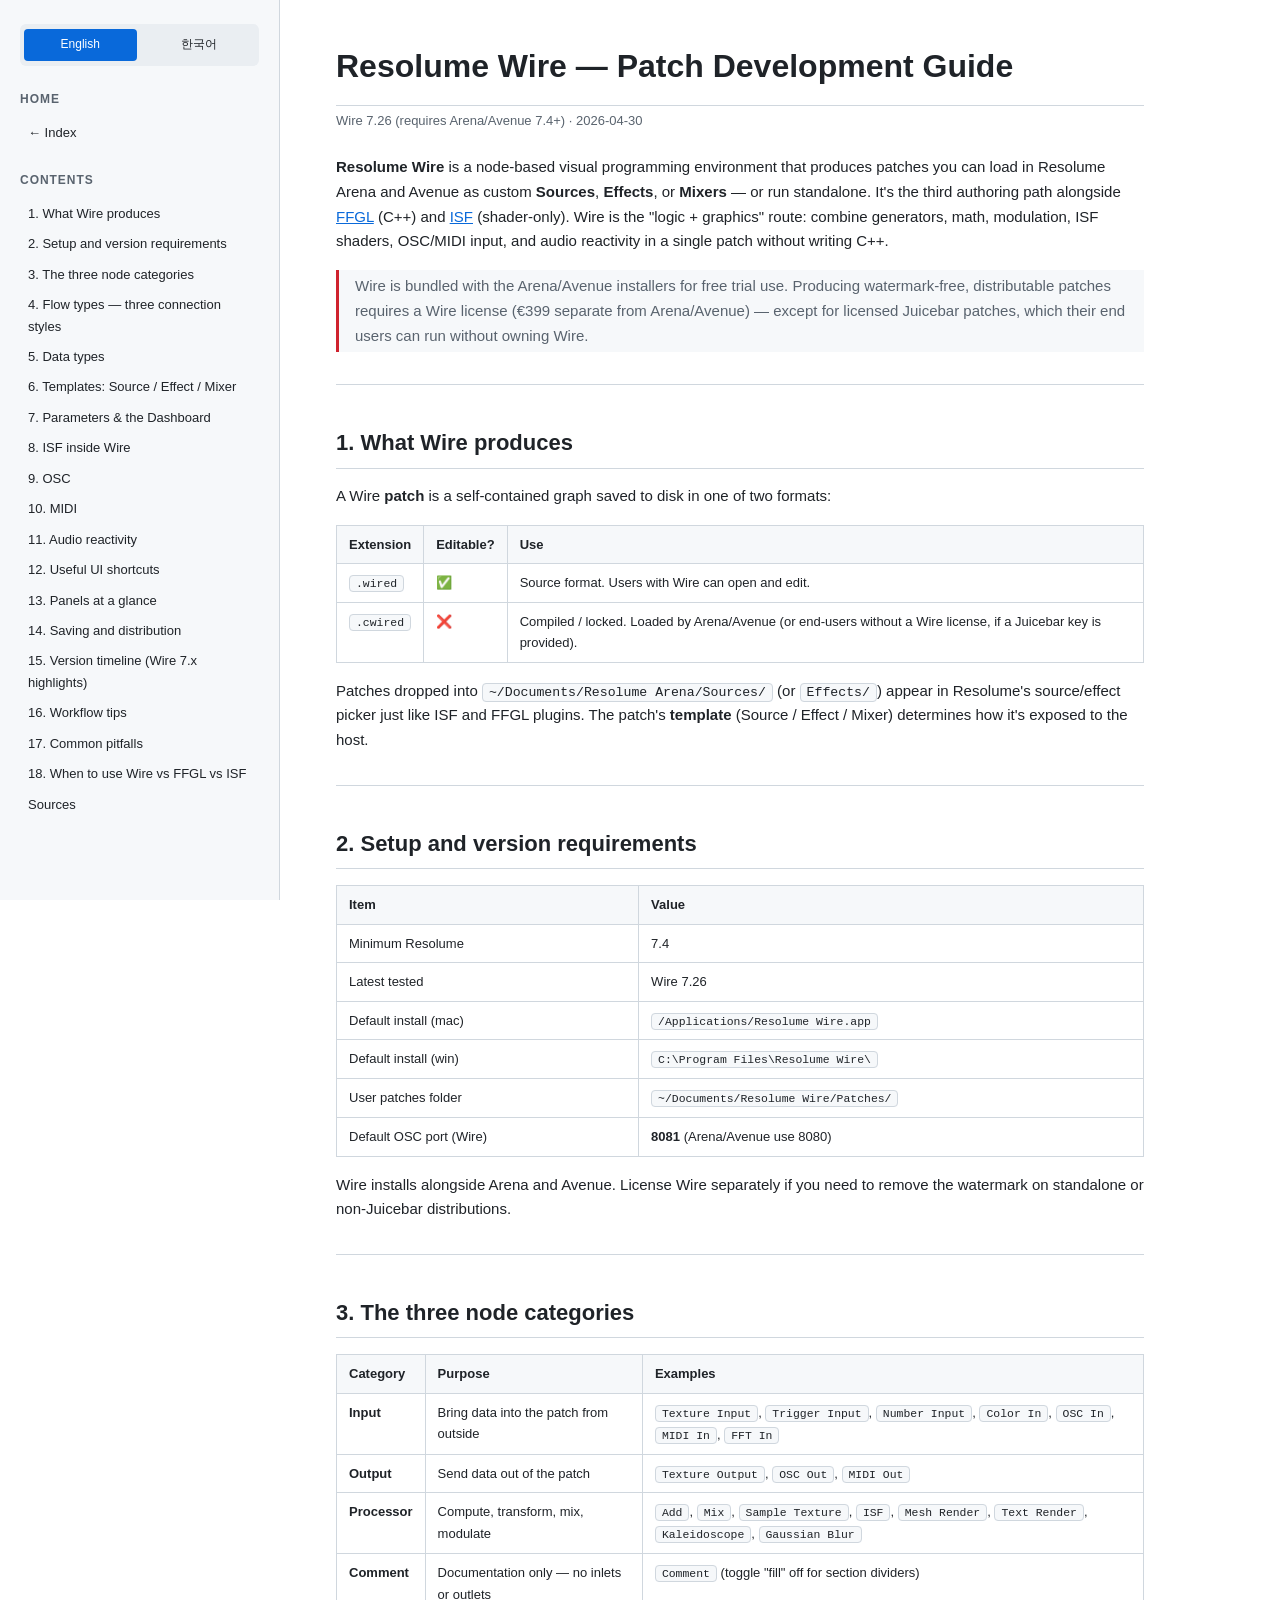
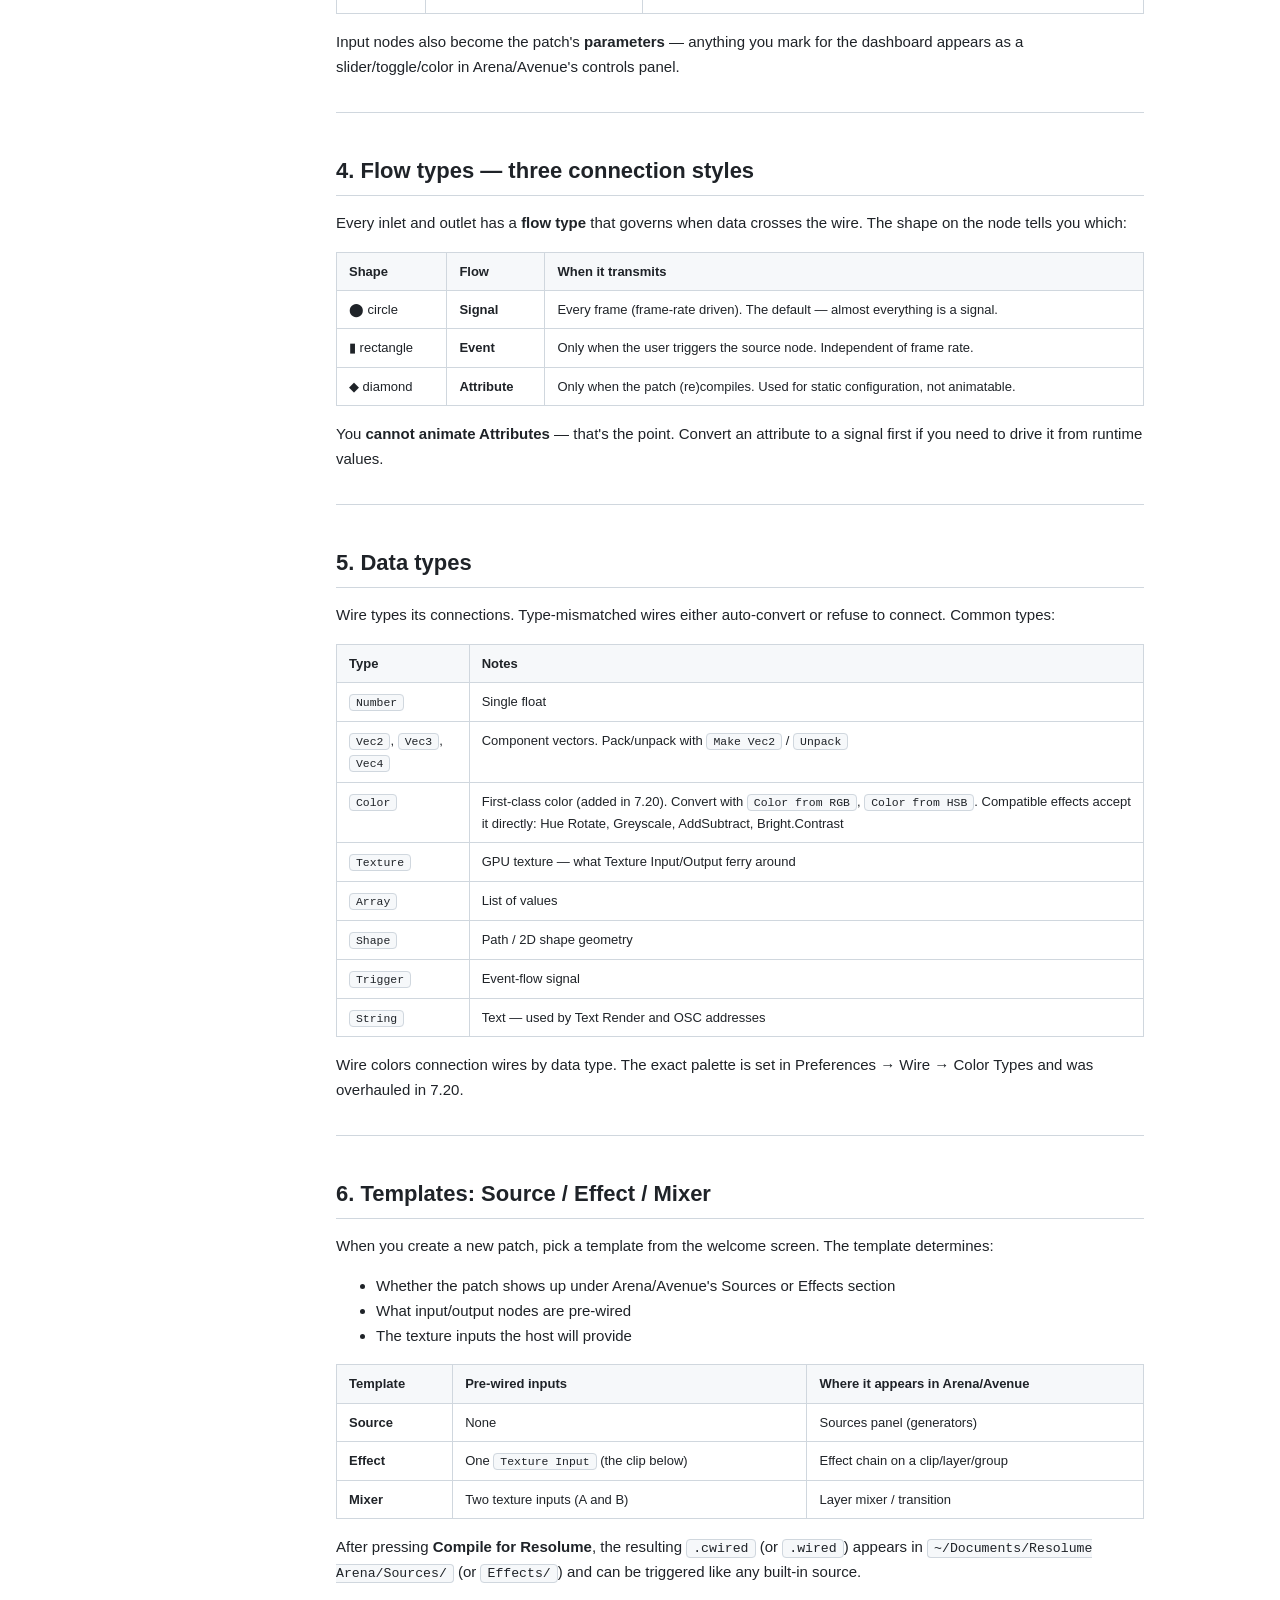
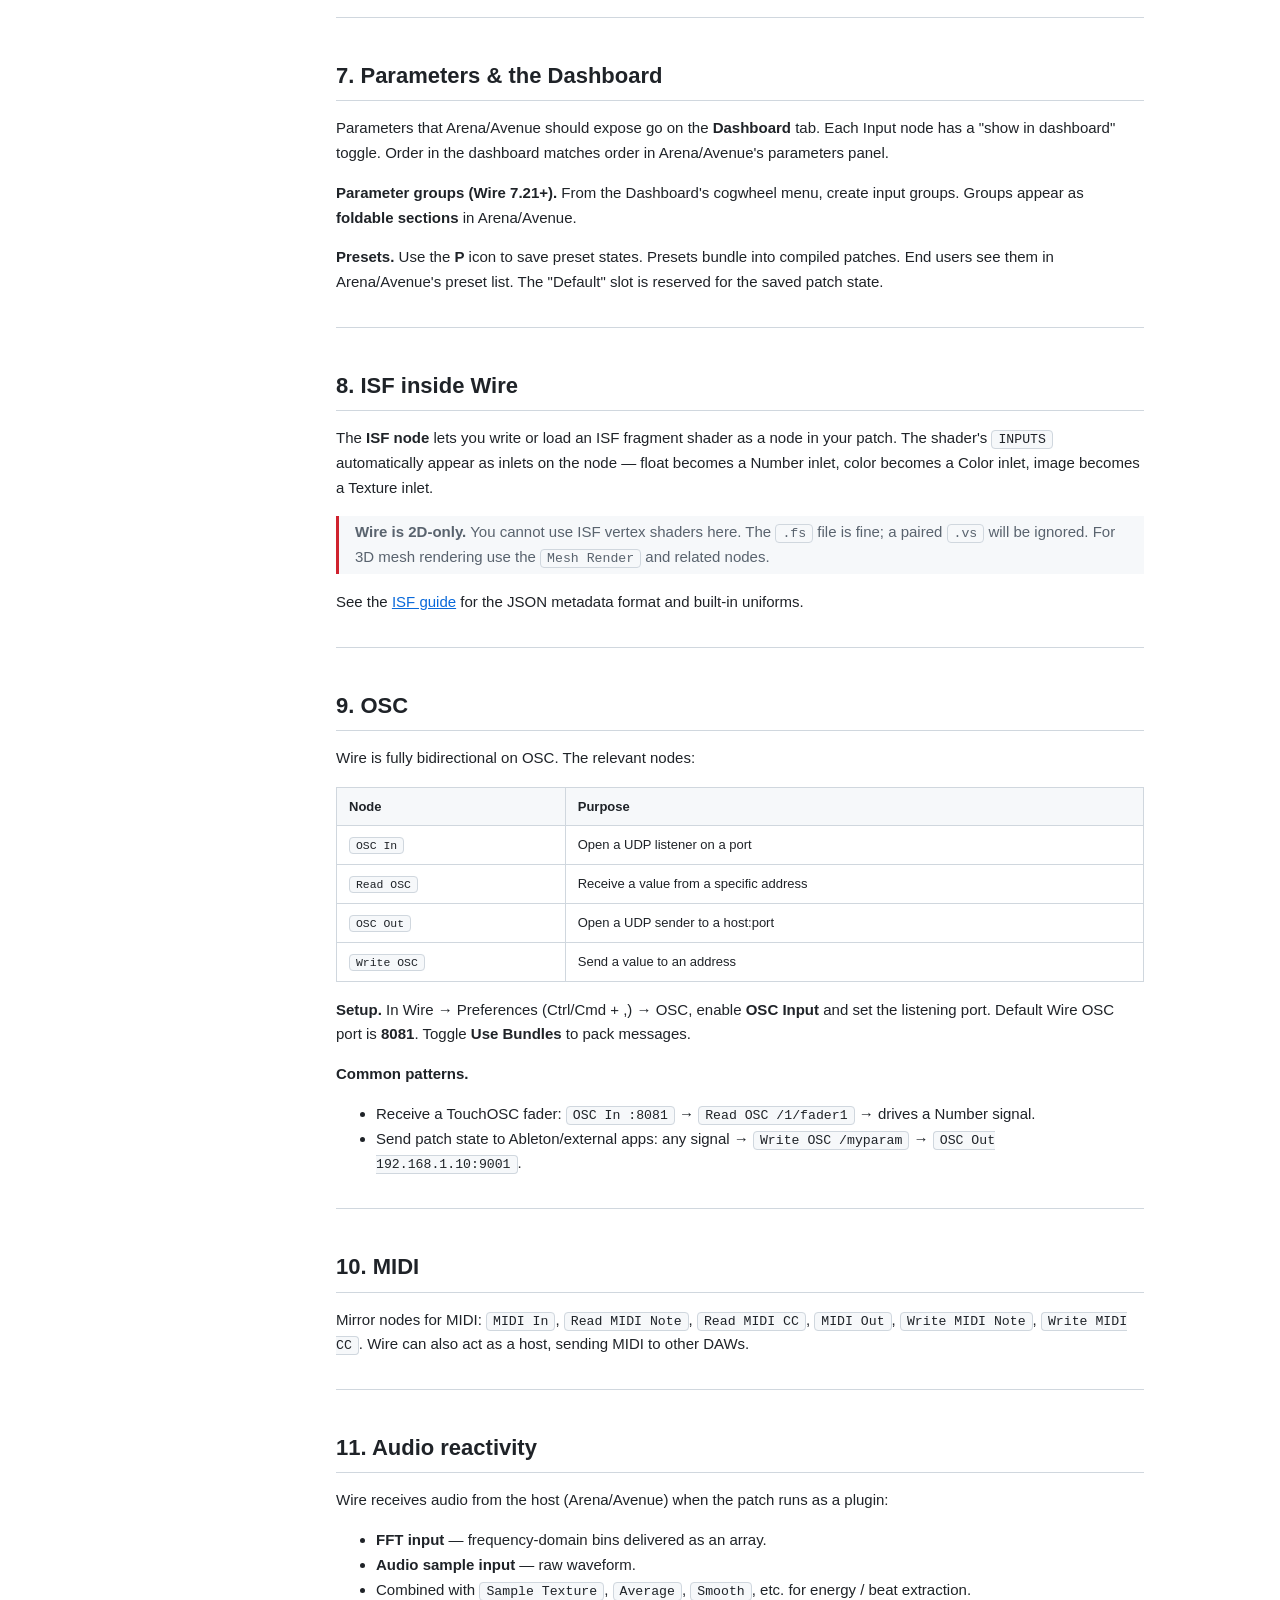
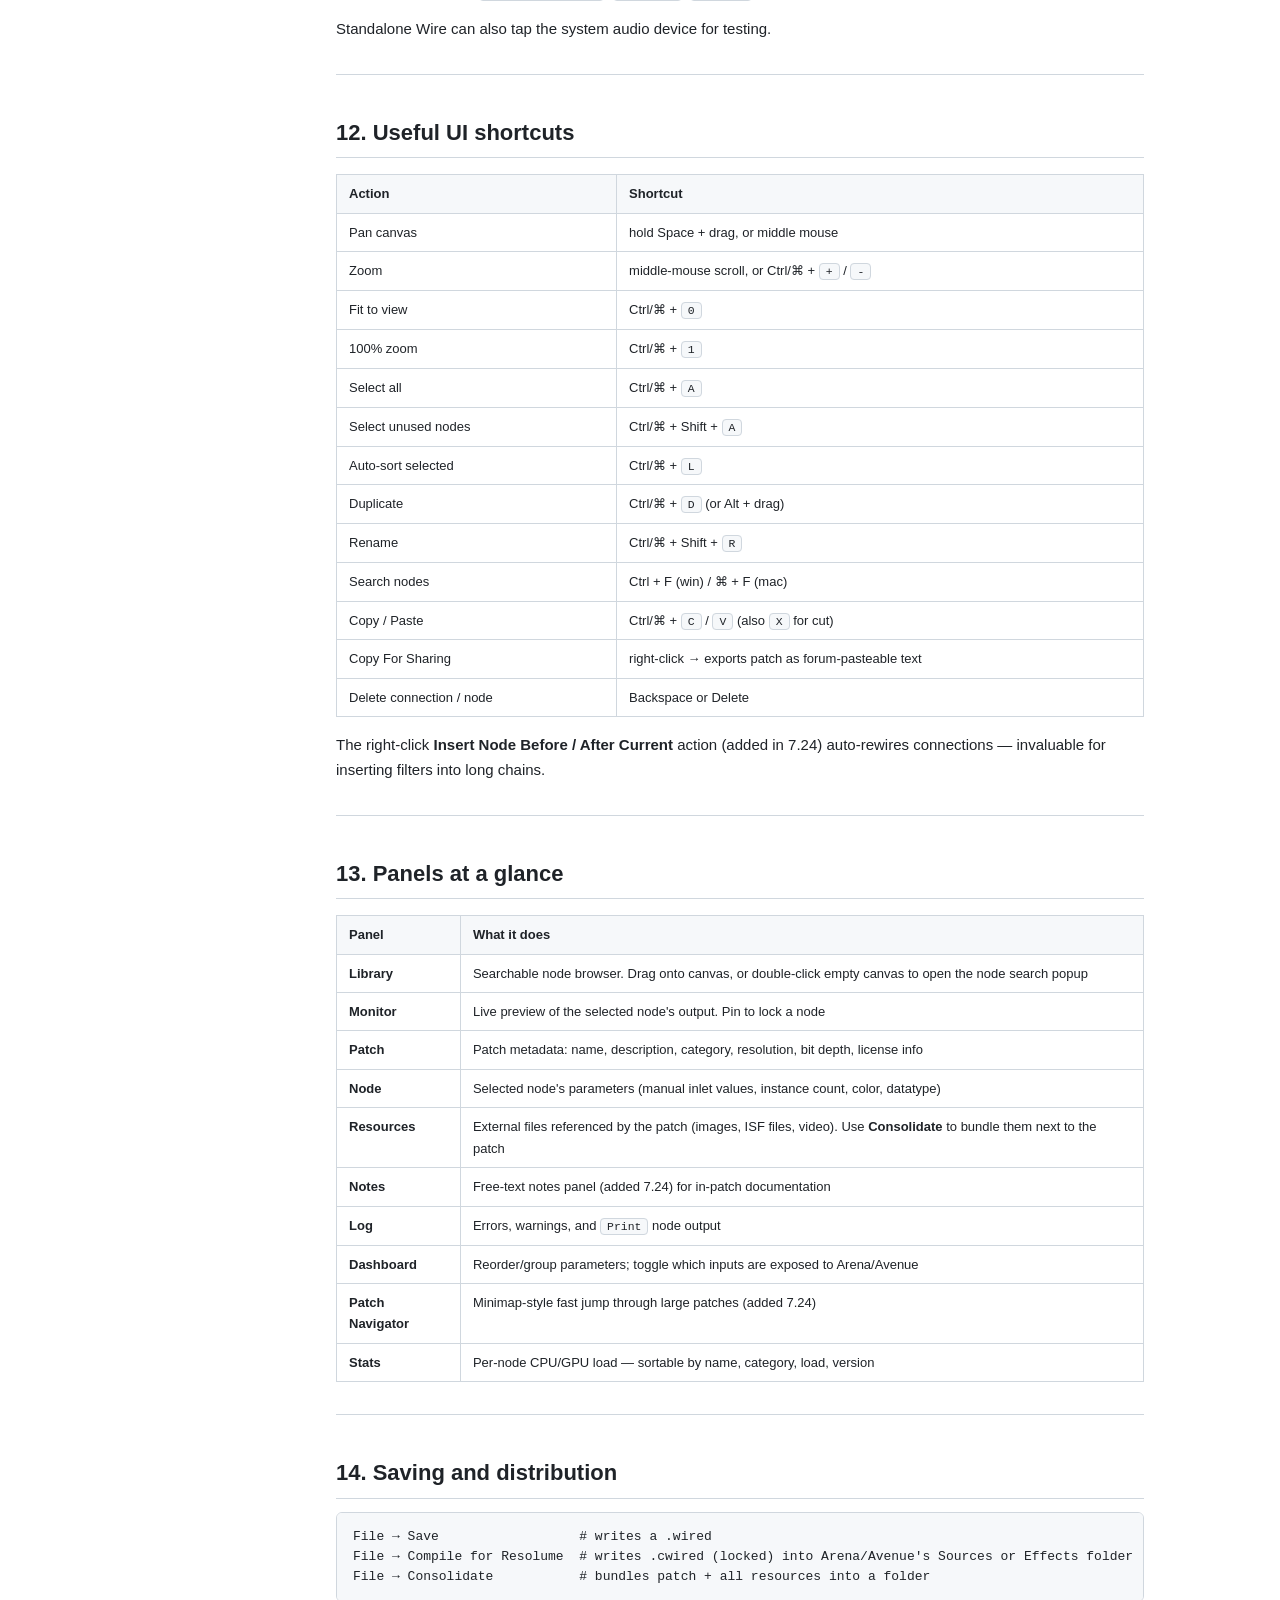
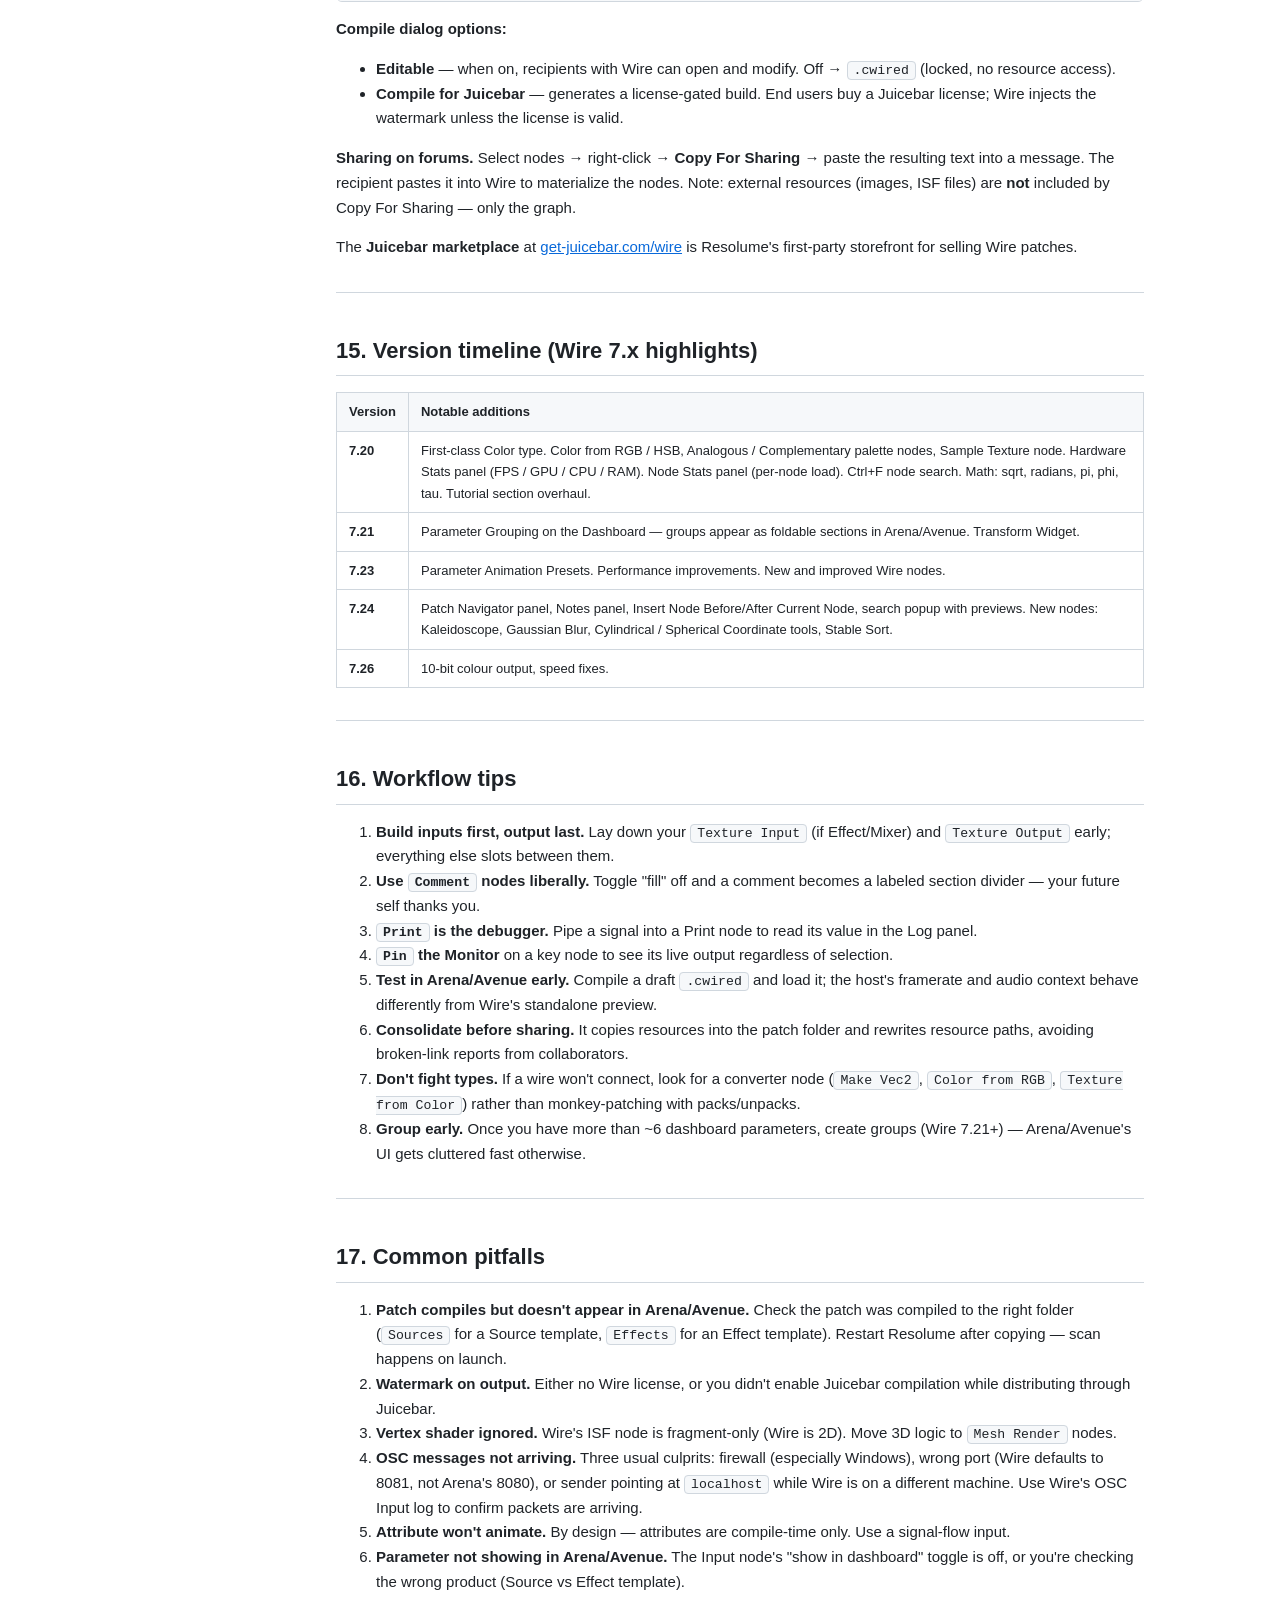
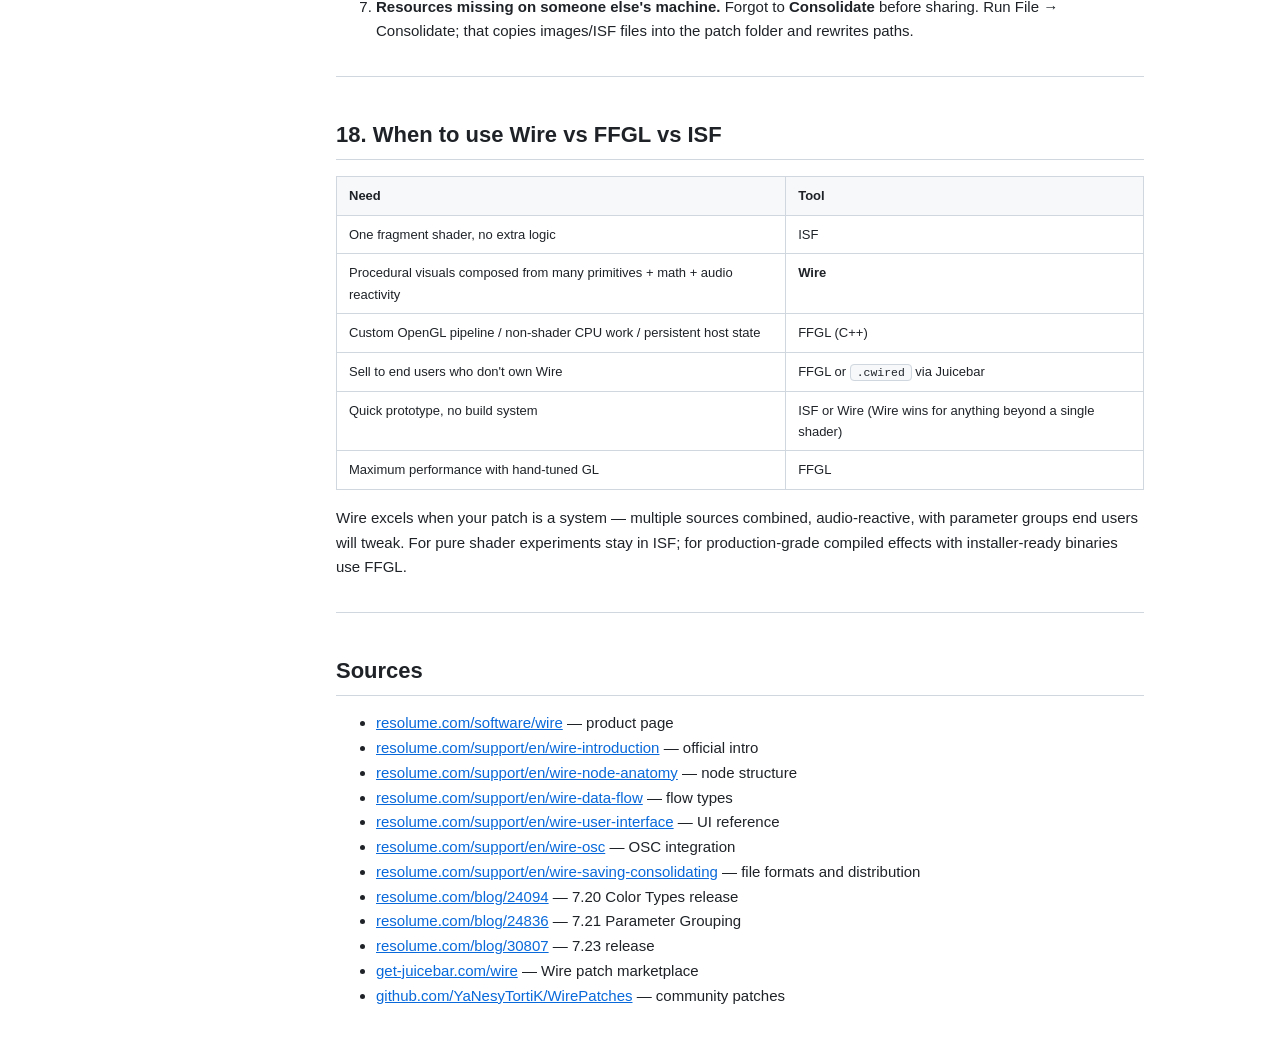
<file: wire/wire-guide.en.html>
<!DOCTYPE html>
<html lang="en">
<head>
<meta charset="utf-8">
<meta name="viewport" content="width=device-width, initial-scale=1">
<title>Resolume Wire — Patch Development Guide</title>
<link rel="stylesheet" href="../assets/style.css">
</head>
<body>
<div class="layout">
<aside class="sidebar">
<div class="lang-toggle">
<a class="active" href="#">English</a>
<a href="wire-guide.ko.html">한국어</a>
</div>
<h2>Home</h2>
<a href="../README.en.html">← Index</a>
<h2>Contents</h2>
<a class="depth-2" href="#1-what-wire-produces">1. What Wire produces</a>
<a class="depth-2" href="#2-setup-and-version-requirements">2. Setup and version requirements</a>
<a class="depth-2" href="#3-the-three-node-categories">3. The three node categories</a>
<a class="depth-2" href="#4-flow-types-three-connection-styles">4. Flow types — three connection styles</a>
<a class="depth-2" href="#5-data-types">5. Data types</a>
<a class="depth-2" href="#6-templates-source-effect-mixer">6. Templates: Source / Effect / Mixer</a>
<a class="depth-2" href="#7-parameters-the-dashboard">7. Parameters &amp; the Dashboard</a>
<a class="depth-2" href="#8-isf-inside-wire">8. ISF inside Wire</a>
<a class="depth-2" href="#9-osc">9. OSC</a>
<a class="depth-2" href="#10-midi">10. MIDI</a>
<a class="depth-2" href="#11-audio-reactivity">11. Audio reactivity</a>
<a class="depth-2" href="#12-useful-ui-shortcuts">12. Useful UI shortcuts</a>
<a class="depth-2" href="#13-panels-at-a-glance">13. Panels at a glance</a>
<a class="depth-2" href="#14-saving-and-distribution">14. Saving and distribution</a>
<a class="depth-2" href="#15-version-timeline-wire-7x-highlights">15. Version timeline (Wire 7.x highlights)</a>
<a class="depth-2" href="#16-workflow-tips">16. Workflow tips</a>
<a class="depth-2" href="#17-common-pitfalls">17. Common pitfalls</a>
<a class="depth-2" href="#18-when-to-use-wire-vs-ffgl-vs-isf">18. When to use Wire vs FFGL vs ISF</a>
<a class="depth-2" href="#sources">Sources</a>
</aside>
<main>
<h1>Resolume Wire — Patch Development Guide</h1>
<div class="meta">Wire 7.26 (requires Arena/Avenue 7.4+) · 2026-04-30</div>
<p><strong>Resolume Wire</strong> is a node-based visual programming environment that produces patches you can load in Resolume Arena and Avenue as custom <strong>Sources</strong>, <strong>Effects</strong>, or <strong>Mixers</strong> — or run standalone. It's the third authoring path alongside <a href="../ffgl/ffgl-guide.en.html">FFGL</a> (C++) and <a href="../isf/isf-guide.en.html">ISF</a> (shader-only). Wire is the "logic + graphics" route: combine generators, math, modulation, ISF shaders, OSC/MIDI input, and audio reactivity in a single patch without writing C++.</p>
<blockquote>Wire is bundled with the Arena/Avenue installers for free trial use. Producing watermark-free, distributable patches requires a Wire license (€399 separate from Arena/Avenue) — except for licensed Juicebar patches, which their end users can run without owning Wire.</blockquote>
<hr>
<h2 id="1-what-wire-produces">1. What Wire produces</h2>
<p>A Wire <strong>patch</strong> is a self-contained graph saved to disk in one of two formats:</p>
<table>
<thead><tr>
<th>Extension</th>
<th>Editable?</th>
<th>Use</th>
</tr></thead><tbody>
<tr>
<td><code>.wired</code></td>
<td>✅</td>
<td>Source format. Users with Wire can open and edit.</td>
</tr>
<tr>
<td><code>.cwired</code></td>
<td>❌</td>
<td>Compiled / locked. Loaded by Arena/Avenue (or end-users without a Wire license, if a Juicebar key is provided).</td>
</tr>
</tbody></table>
<p>Patches dropped into <code>~/Documents/Resolume Arena/Sources/</code> (or <code>Effects/</code>) appear in Resolume's source/effect picker just like ISF and FFGL plugins. The patch's <strong>template</strong> (Source / Effect / Mixer) determines how it's exposed to the host.</p>
<hr>
<h2 id="2-setup-and-version-requirements">2. Setup and version requirements</h2>
<table>
<thead><tr>
<th>Item</th>
<th>Value</th>
</tr></thead><tbody>
<tr>
<td>Minimum Resolume</td>
<td>7.4</td>
</tr>
<tr>
<td>Latest tested</td>
<td>Wire 7.26</td>
</tr>
<tr>
<td>Default install (mac)</td>
<td><code>/Applications/Resolume Wire.app</code></td>
</tr>
<tr>
<td>Default install (win)</td>
<td><code>C:\Program Files\Resolume Wire\</code></td>
</tr>
<tr>
<td>User patches folder</td>
<td><code>~/Documents/Resolume Wire/Patches/</code></td>
</tr>
<tr>
<td>Default OSC port (Wire)</td>
<td><strong>8081</strong> (Arena/Avenue use 8080)</td>
</tr>
</tbody></table>
<p>Wire installs alongside Arena and Avenue. License Wire separately if you need to remove the watermark on standalone or non-Juicebar distributions.</p>
<hr>
<h2 id="3-the-three-node-categories">3. The three node categories</h2>
<table>
<thead><tr>
<th>Category</th>
<th>Purpose</th>
<th>Examples</th>
</tr></thead><tbody>
<tr>
<td><strong>Input</strong></td>
<td>Bring data into the patch from outside</td>
<td><code>Texture Input</code>, <code>Trigger Input</code>, <code>Number Input</code>, <code>Color In</code>, <code>OSC In</code>, <code>MIDI In</code>, <code>FFT In</code></td>
</tr>
<tr>
<td><strong>Output</strong></td>
<td>Send data out of the patch</td>
<td><code>Texture Output</code>, <code>OSC Out</code>, <code>MIDI Out</code></td>
</tr>
<tr>
<td><strong>Processor</strong></td>
<td>Compute, transform, mix, modulate</td>
<td><code>Add</code>, <code>Mix</code>, <code>Sample Texture</code>, <code>ISF</code>, <code>Mesh Render</code>, <code>Text Render</code>, <code>Kaleidoscope</code>, <code>Gaussian Blur</code></td>
</tr>
<tr>
<td><strong>Comment</strong></td>
<td>Documentation only — no inlets or outlets</td>
<td><code>Comment</code> (toggle "fill" off for section dividers)</td>
</tr>
</tbody></table>
<p>Input nodes also become the patch's <strong>parameters</strong> — anything you mark for the dashboard appears as a slider/toggle/color in Arena/Avenue's controls panel.</p>
<hr>
<h2 id="4-flow-types-three-connection-styles">4. Flow types — three connection styles</h2>
<p>Every inlet and outlet has a <strong>flow type</strong> that governs when data crosses the wire. The shape on the node tells you which:</p>
<table>
<thead><tr>
<th>Shape</th>
<th>Flow</th>
<th>When it transmits</th>
</tr></thead><tbody>
<tr>
<td>⬤ circle</td>
<td><strong>Signal</strong></td>
<td>Every frame (frame-rate driven). The default — almost everything is a signal.</td>
</tr>
<tr>
<td>▮ rectangle</td>
<td><strong>Event</strong></td>
<td>Only when the user triggers the source node. Independent of frame rate.</td>
</tr>
<tr>
<td>◆ diamond</td>
<td><strong>Attribute</strong></td>
<td>Only when the patch (re)compiles. Used for static configuration, not animatable.</td>
</tr>
</tbody></table>
<p>You <strong>cannot animate Attributes</strong> — that's the point. Convert an attribute to a signal first if you need to drive it from runtime values.</p>
<hr>
<h2 id="5-data-types">5. Data types</h2>
<p>Wire types its connections. Type-mismatched wires either auto-convert or refuse to connect. Common types:</p>
<table>
<thead><tr>
<th>Type</th>
<th>Notes</th>
</tr></thead><tbody>
<tr>
<td><code>Number</code></td>
<td>Single float</td>
</tr>
<tr>
<td><code>Vec2</code>, <code>Vec3</code>, <code>Vec4</code></td>
<td>Component vectors. Pack/unpack with <code>Make Vec2</code> / <code>Unpack</code></td>
</tr>
<tr>
<td><code>Color</code></td>
<td>First-class color (added in 7.20). Convert with <code>Color from RGB</code>, <code>Color from HSB</code>. Compatible effects accept it directly: Hue Rotate, Greyscale, AddSubtract, Bright.Contrast</td>
</tr>
<tr>
<td><code>Texture</code></td>
<td>GPU texture — what Texture Input/Output ferry around</td>
</tr>
<tr>
<td><code>Array</code></td>
<td>List of values</td>
</tr>
<tr>
<td><code>Shape</code></td>
<td>Path / 2D shape geometry</td>
</tr>
<tr>
<td><code>Trigger</code></td>
<td>Event-flow signal</td>
</tr>
<tr>
<td><code>String</code></td>
<td>Text — used by Text Render and OSC addresses</td>
</tr>
</tbody></table>
<p>Wire colors connection wires by data type. The exact palette is set in Preferences → Wire → Color Types and was overhauled in 7.20.</p>
<hr>
<h2 id="6-templates-source-effect-mixer">6. Templates: Source / Effect / Mixer</h2>
<p>When you create a new patch, pick a template from the welcome screen. The template determines:</p>
<ul>
<li>Whether the patch shows up under Arena/Avenue's Sources or Effects section</li>
<li>What input/output nodes are pre-wired</li>
<li>The texture inputs the host will provide</li>
</ul>
<table>
<thead><tr>
<th>Template</th>
<th>Pre-wired inputs</th>
<th>Where it appears in Arena/Avenue</th>
</tr></thead><tbody>
<tr>
<td><strong>Source</strong></td>
<td>None</td>
<td>Sources panel (generators)</td>
</tr>
<tr>
<td><strong>Effect</strong></td>
<td>One <code>Texture Input</code> (the clip below)</td>
<td>Effect chain on a clip/layer/group</td>
</tr>
<tr>
<td><strong>Mixer</strong></td>
<td>Two texture inputs (A and B)</td>
<td>Layer mixer / transition</td>
</tr>
</tbody></table>
<p>After pressing <strong>Compile for Resolume</strong>, the resulting <code>.cwired</code> (or <code>.wired</code>) appears in <code>~/Documents/Resolume Arena/Sources/</code> (or <code>Effects/</code>) and can be triggered like any built-in source.</p>
<hr>
<h2 id="7-parameters-the-dashboard">7. Parameters &amp; the Dashboard</h2>
<p>Parameters that Arena/Avenue should expose go on the <strong>Dashboard</strong> tab. Each Input node has a "show in dashboard" toggle. Order in the dashboard matches order in Arena/Avenue's parameters panel.</p>
<p><strong>Parameter groups (Wire 7.21+).</strong> From the Dashboard's cogwheel menu, create input groups. Groups appear as <strong>foldable sections</strong> in Arena/Avenue.</p>
<p><strong>Presets.</strong> Use the <strong>P</strong> icon to save preset states. Presets bundle into compiled patches. End users see them in Arena/Avenue's preset list. The "Default" slot is reserved for the saved patch state.</p>
<hr>
<h2 id="8-isf-inside-wire">8. ISF inside Wire</h2>
<p>The <strong>ISF node</strong> lets you write or load an ISF fragment shader as a node in your patch. The shader's <code>INPUTS</code> automatically appear as inlets on the node — float becomes a Number inlet, color becomes a Color inlet, image becomes a Texture inlet.</p>
<blockquote><strong>Wire is 2D-only.</strong> You cannot use ISF vertex shaders here. The <code>.fs</code> file is fine; a paired <code>.vs</code> will be ignored. For 3D mesh rendering use the <code>Mesh Render</code> and related nodes.</blockquote>
<p>See the <a href="../isf/isf-guide.en.html">ISF guide</a> for the JSON metadata format and built-in uniforms.</p>
<hr>
<h2 id="9-osc">9. OSC</h2>
<p>Wire is fully bidirectional on OSC. The relevant nodes:</p>
<table>
<thead><tr>
<th>Node</th>
<th>Purpose</th>
</tr></thead><tbody>
<tr>
<td><code>OSC In</code></td>
<td>Open a UDP listener on a port</td>
</tr>
<tr>
<td><code>Read OSC</code></td>
<td>Receive a value from a specific address</td>
</tr>
<tr>
<td><code>OSC Out</code></td>
<td>Open a UDP sender to a host:port</td>
</tr>
<tr>
<td><code>Write OSC</code></td>
<td>Send a value to an address</td>
</tr>
</tbody></table>
<p><strong>Setup.</strong> In Wire → Preferences (Ctrl/Cmd + ,) → OSC, enable <strong>OSC Input</strong> and set the listening port. Default Wire OSC port is <strong>8081</strong>. Toggle <strong>Use Bundles</strong> to pack messages.</p>
<p><strong>Common patterns.</strong></p>
<ul>
<li>Receive a TouchOSC fader: <code>OSC In :8081</code> → <code>Read OSC /1/fader1</code> → drives a Number signal.</li>
<li>Send patch state to Ableton/external apps: any signal → <code>Write OSC /myparam</code> → <code>OSC Out 192.168.1.10:9001</code>.</li>
</ul>
<hr>
<h2 id="10-midi">10. MIDI</h2>
<p>Mirror nodes for MIDI: <code>MIDI In</code>, <code>Read MIDI Note</code>, <code>Read MIDI CC</code>, <code>MIDI Out</code>, <code>Write MIDI Note</code>, <code>Write MIDI CC</code>. Wire can also act as a host, sending MIDI to other DAWs.</p>
<hr>
<h2 id="11-audio-reactivity">11. Audio reactivity</h2>
<p>Wire receives audio from the host (Arena/Avenue) when the patch runs as a plugin:</p>
<ul>
<li><strong>FFT input</strong> — frequency-domain bins delivered as an array.</li>
<li><strong>Audio sample input</strong> — raw waveform.</li>
<li>Combined with <code>Sample Texture</code>, <code>Average</code>, <code>Smooth</code>, etc. for energy / beat extraction.</li>
</ul>
<p>Standalone Wire can also tap the system audio device for testing.</p>
<hr>
<h2 id="12-useful-ui-shortcuts">12. Useful UI shortcuts</h2>
<table>
<thead><tr>
<th>Action</th>
<th>Shortcut</th>
</tr></thead><tbody>
<tr>
<td>Pan canvas</td>
<td>hold Space + drag, or middle mouse</td>
</tr>
<tr>
<td>Zoom</td>
<td>middle-mouse scroll, or Ctrl/⌘ + <code>+</code> / <code>-</code></td>
</tr>
<tr>
<td>Fit to view</td>
<td>Ctrl/⌘ + <code>0</code></td>
</tr>
<tr>
<td>100% zoom</td>
<td>Ctrl/⌘ + <code>1</code></td>
</tr>
<tr>
<td>Select all</td>
<td>Ctrl/⌘ + <code>A</code></td>
</tr>
<tr>
<td>Select unused nodes</td>
<td>Ctrl/⌘ + Shift + <code>A</code></td>
</tr>
<tr>
<td>Auto-sort selected</td>
<td>Ctrl/⌘ + <code>L</code></td>
</tr>
<tr>
<td>Duplicate</td>
<td>Ctrl/⌘ + <code>D</code> (or Alt + drag)</td>
</tr>
<tr>
<td>Rename</td>
<td>Ctrl/⌘ + Shift + <code>R</code></td>
</tr>
<tr>
<td>Search nodes</td>
<td>Ctrl + F (win) / ⌘ + F (mac)</td>
</tr>
<tr>
<td>Copy / Paste</td>
<td>Ctrl/⌘ + <code>C</code> / <code>V</code> (also <code>X</code> for cut)</td>
</tr>
<tr>
<td>Copy For Sharing</td>
<td>right-click → exports patch as forum-pasteable text</td>
</tr>
<tr>
<td>Delete connection / node</td>
<td>Backspace or Delete</td>
</tr>
</tbody></table>
<p>The right-click <strong>Insert Node Before / After Current</strong> action (added in 7.24) auto-rewires connections — invaluable for inserting filters into long chains.</p>
<hr>
<h2 id="13-panels-at-a-glance">13. Panels at a glance</h2>
<table>
<thead><tr>
<th>Panel</th>
<th>What it does</th>
</tr></thead><tbody>
<tr>
<td><strong>Library</strong></td>
<td>Searchable node browser. Drag onto canvas, or double-click empty canvas to open the node search popup</td>
</tr>
<tr>
<td><strong>Monitor</strong></td>
<td>Live preview of the selected node's output. Pin to lock a node</td>
</tr>
<tr>
<td><strong>Patch</strong></td>
<td>Patch metadata: name, description, category, resolution, bit depth, license info</td>
</tr>
<tr>
<td><strong>Node</strong></td>
<td>Selected node's parameters (manual inlet values, instance count, color, datatype)</td>
</tr>
<tr>
<td><strong>Resources</strong></td>
<td>External files referenced by the patch (images, ISF files, video). Use <strong>Consolidate</strong> to bundle them next to the patch</td>
</tr>
<tr>
<td><strong>Notes</strong></td>
<td>Free-text notes panel (added 7.24) for in-patch documentation</td>
</tr>
<tr>
<td><strong>Log</strong></td>
<td>Errors, warnings, and <code>Print</code> node output</td>
</tr>
<tr>
<td><strong>Dashboard</strong></td>
<td>Reorder/group parameters; toggle which inputs are exposed to Arena/Avenue</td>
</tr>
<tr>
<td><strong>Patch Navigator</strong></td>
<td>Minimap-style fast jump through large patches (added 7.24)</td>
</tr>
<tr>
<td><strong>Stats</strong></td>
<td>Per-node CPU/GPU load — sortable by name, category, load, version</td>
</tr>
</tbody></table>
<hr>
<h2 id="14-saving-and-distribution">14. Saving and distribution</h2>
<pre><code>File → Save                  # writes a .wired
File → Compile for Resolume  # writes .cwired (locked) into Arena/Avenue's Sources or Effects folder
File → Consolidate           # bundles patch + all resources into a folder</code></pre>
<p><strong>Compile dialog options:</strong></p>
<ul>
<li><strong>Editable</strong> — when on, recipients with Wire can open and modify. Off → <code>.cwired</code> (locked, no resource access).</li>
<li><strong>Compile for Juicebar</strong> — generates a license-gated build. End users buy a Juicebar license; Wire injects the watermark unless the license is valid.</li>
</ul>
<p><strong>Sharing on forums.</strong> Select nodes → right-click → <strong>Copy For Sharing</strong> → paste the resulting text into a message. The recipient pastes it into Wire to materialize the nodes. Note: external resources (images, ISF files) are <strong>not</strong> included by Copy For Sharing — only the graph.</p>
<p>The <strong>Juicebar marketplace</strong> at <a href="https://get-juicebar.com/wire">get-juicebar.com/wire</a> is Resolume's first-party storefront for selling Wire patches.</p>
<hr>
<h2 id="15-version-timeline-wire-7x-highlights">15. Version timeline (Wire 7.x highlights)</h2>
<table>
<thead><tr>
<th>Version</th>
<th>Notable additions</th>
</tr></thead><tbody>
<tr>
<td><strong>7.20</strong></td>
<td>First-class Color type. Color from RGB / HSB, Analogous / Complementary palette nodes, Sample Texture node. Hardware Stats panel (FPS / GPU / CPU / RAM). Node Stats panel (per-node load). Ctrl+F node search. Math: sqrt, radians, pi, phi, tau. Tutorial section overhaul.</td>
</tr>
<tr>
<td><strong>7.21</strong></td>
<td>Parameter Grouping on the Dashboard — groups appear as foldable sections in Arena/Avenue. Transform Widget.</td>
</tr>
<tr>
<td><strong>7.23</strong></td>
<td>Parameter Animation Presets. Performance improvements. New and improved Wire nodes.</td>
</tr>
<tr>
<td><strong>7.24</strong></td>
<td>Patch Navigator panel, Notes panel, Insert Node Before/After Current Node, search popup with previews. New nodes: Kaleidoscope, Gaussian Blur, Cylindrical / Spherical Coordinate tools, Stable Sort.</td>
</tr>
<tr>
<td><strong>7.26</strong></td>
<td>10-bit colour output, speed fixes.</td>
</tr>
</tbody></table>
<hr>
<h2 id="16-workflow-tips">16. Workflow tips</h2>
<ol>
<li><strong>Build inputs first, output last.</strong> Lay down your <code>Texture Input</code> (if Effect/Mixer) and <code>Texture Output</code> early; everything else slots between them.</li>
<li><strong>Use <code>Comment</code> nodes liberally.</strong> Toggle "fill" off and a comment becomes a labeled section divider — your future self thanks you.</li>
<li><strong><code>Print</code> is the debugger.</strong> Pipe a signal into a Print node to read its value in the Log panel.</li>
<li><strong><code>Pin</code> the Monitor</strong> on a key node to see its live output regardless of selection.</li>
<li><strong>Test in Arena/Avenue early.</strong> Compile a draft <code>.cwired</code> and load it; the host's framerate and audio context behave differently from Wire's standalone preview.</li>
<li><strong>Consolidate before sharing.</strong> It copies resources into the patch folder and rewrites resource paths, avoiding broken-link reports from collaborators.</li>
<li><strong>Don't fight types.</strong> If a wire won't connect, look for a converter node (<code>Make Vec2</code>, <code>Color from RGB</code>, <code>Texture from Color</code>) rather than monkey-patching with packs/unpacks.</li>
<li><strong>Group early.</strong> Once you have more than ~6 dashboard parameters, create groups (Wire 7.21+) — Arena/Avenue's UI gets cluttered fast otherwise.</li>
</ol>
<hr>
<h2 id="17-common-pitfalls">17. Common pitfalls</h2>
<ol>
<li><strong>Patch compiles but doesn't appear in Arena/Avenue.</strong> Check the patch was compiled to the right folder (<code>Sources</code> for a Source template, <code>Effects</code> for an Effect template). Restart Resolume after copying — scan happens on launch.</li>
<li><strong>Watermark on output.</strong> Either no Wire license, or you didn't enable Juicebar compilation while distributing through Juicebar.</li>
<li><strong>Vertex shader ignored.</strong> Wire's ISF node is fragment-only (Wire is 2D). Move 3D logic to <code>Mesh Render</code> nodes.</li>
<li><strong>OSC messages not arriving.</strong> Three usual culprits: firewall (especially Windows), wrong port (Wire defaults to 8081, not Arena's 8080), or sender pointing at <code>localhost</code> while Wire is on a different machine. Use Wire's OSC Input log to confirm packets are arriving.</li>
<li><strong>Attribute won't animate.</strong> By design — attributes are compile-time only. Use a signal-flow input.</li>
<li><strong>Parameter not showing in Arena/Avenue.</strong> The Input node's "show in dashboard" toggle is off, or you're checking the wrong product (Source vs Effect template).</li>
<li><strong>Resources missing on someone else's machine.</strong> Forgot to <strong>Consolidate</strong> before sharing. Run File → Consolidate; that copies images/ISF files into the patch folder and rewrites paths.</li>
</ol>
<hr>
<h2 id="18-when-to-use-wire-vs-ffgl-vs-isf">18. When to use Wire vs FFGL vs ISF</h2>
<table>
<thead><tr>
<th>Need</th>
<th>Tool</th>
</tr></thead><tbody>
<tr>
<td>One fragment shader, no extra logic</td>
<td>ISF</td>
</tr>
<tr>
<td>Procedural visuals composed from many primitives + math + audio reactivity</td>
<td><strong>Wire</strong></td>
</tr>
<tr>
<td>Custom OpenGL pipeline / non-shader CPU work / persistent host state</td>
<td>FFGL (C++)</td>
</tr>
<tr>
<td>Sell to end users who don't own Wire</td>
<td>FFGL or <code>.cwired</code> via Juicebar</td>
</tr>
<tr>
<td>Quick prototype, no build system</td>
<td>ISF or Wire (Wire wins for anything beyond a single shader)</td>
</tr>
<tr>
<td>Maximum performance with hand-tuned GL</td>
<td>FFGL</td>
</tr>
</tbody></table>
<p>Wire excels when your patch is a system — multiple sources combined, audio-reactive, with parameter groups end users will tweak. For pure shader experiments stay in ISF; for production-grade compiled effects with installer-ready binaries use FFGL.</p>
<hr>
<h2 id="sources">Sources</h2>
<ul>
<li><a href="https://resolume.com/software/wire">resolume.com/software/wire</a> — product page</li>
<li><a href="https://resolume.com/support/en/wire-introduction">resolume.com/support/en/wire-introduction</a> — official intro</li>
<li><a href="https://resolume.com/support/en/wire-node-anatomy">resolume.com/support/en/wire-node-anatomy</a> — node structure</li>
<li><a href="https://resolume.com/support/en/wire-data-flow">resolume.com/support/en/wire-data-flow</a> — flow types</li>
<li><a href="https://resolume.com/support/en/wire-user-interface">resolume.com/support/en/wire-user-interface</a> — UI reference</li>
<li><a href="https://resolume.com/support/en/wire-osc">resolume.com/support/en/wire-osc</a> — OSC integration</li>
<li><a href="https://resolume.com/support/en/wire-saving-consolidating">resolume.com/support/en/wire-saving-consolidating</a> — file formats and distribution</li>
<li><a href="https://resolume.com/blog/24094">resolume.com/blog/24094</a> — 7.20 Color Types release</li>
<li><a href="https://resolume.com/blog/24836">resolume.com/blog/24836</a> — 7.21 Parameter Grouping</li>
<li><a href="https://resolume.com/blog/30807">resolume.com/blog/30807</a> — 7.23 release</li>
<li><a href="https://get-juicebar.com/wire">get-juicebar.com/wire</a> — Wire patch marketplace</li>
<li><a href="https://github.com/YaNesyTortiK/WirePatches">github.com/YaNesyTortiK/WirePatches</a> — community patches</li>
</ul>
</main>
</div>
</body>
</html>
</file>
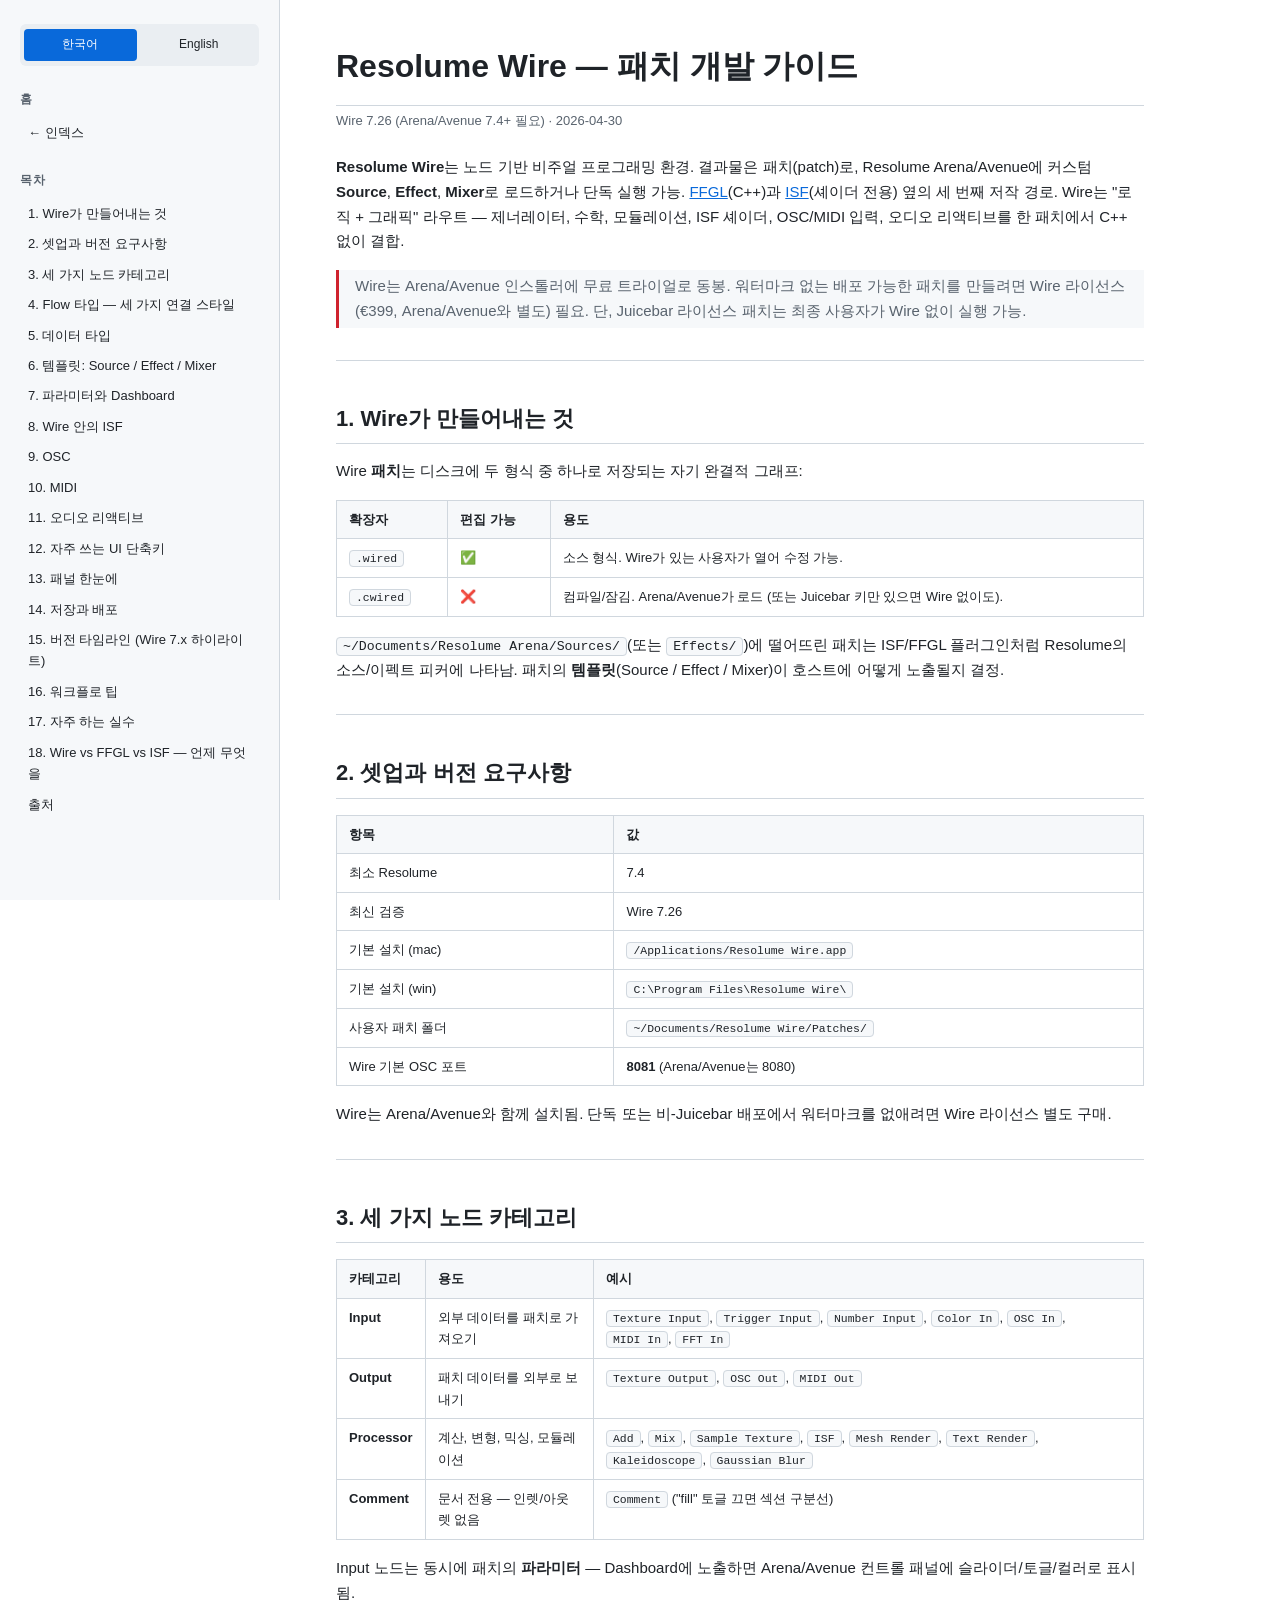
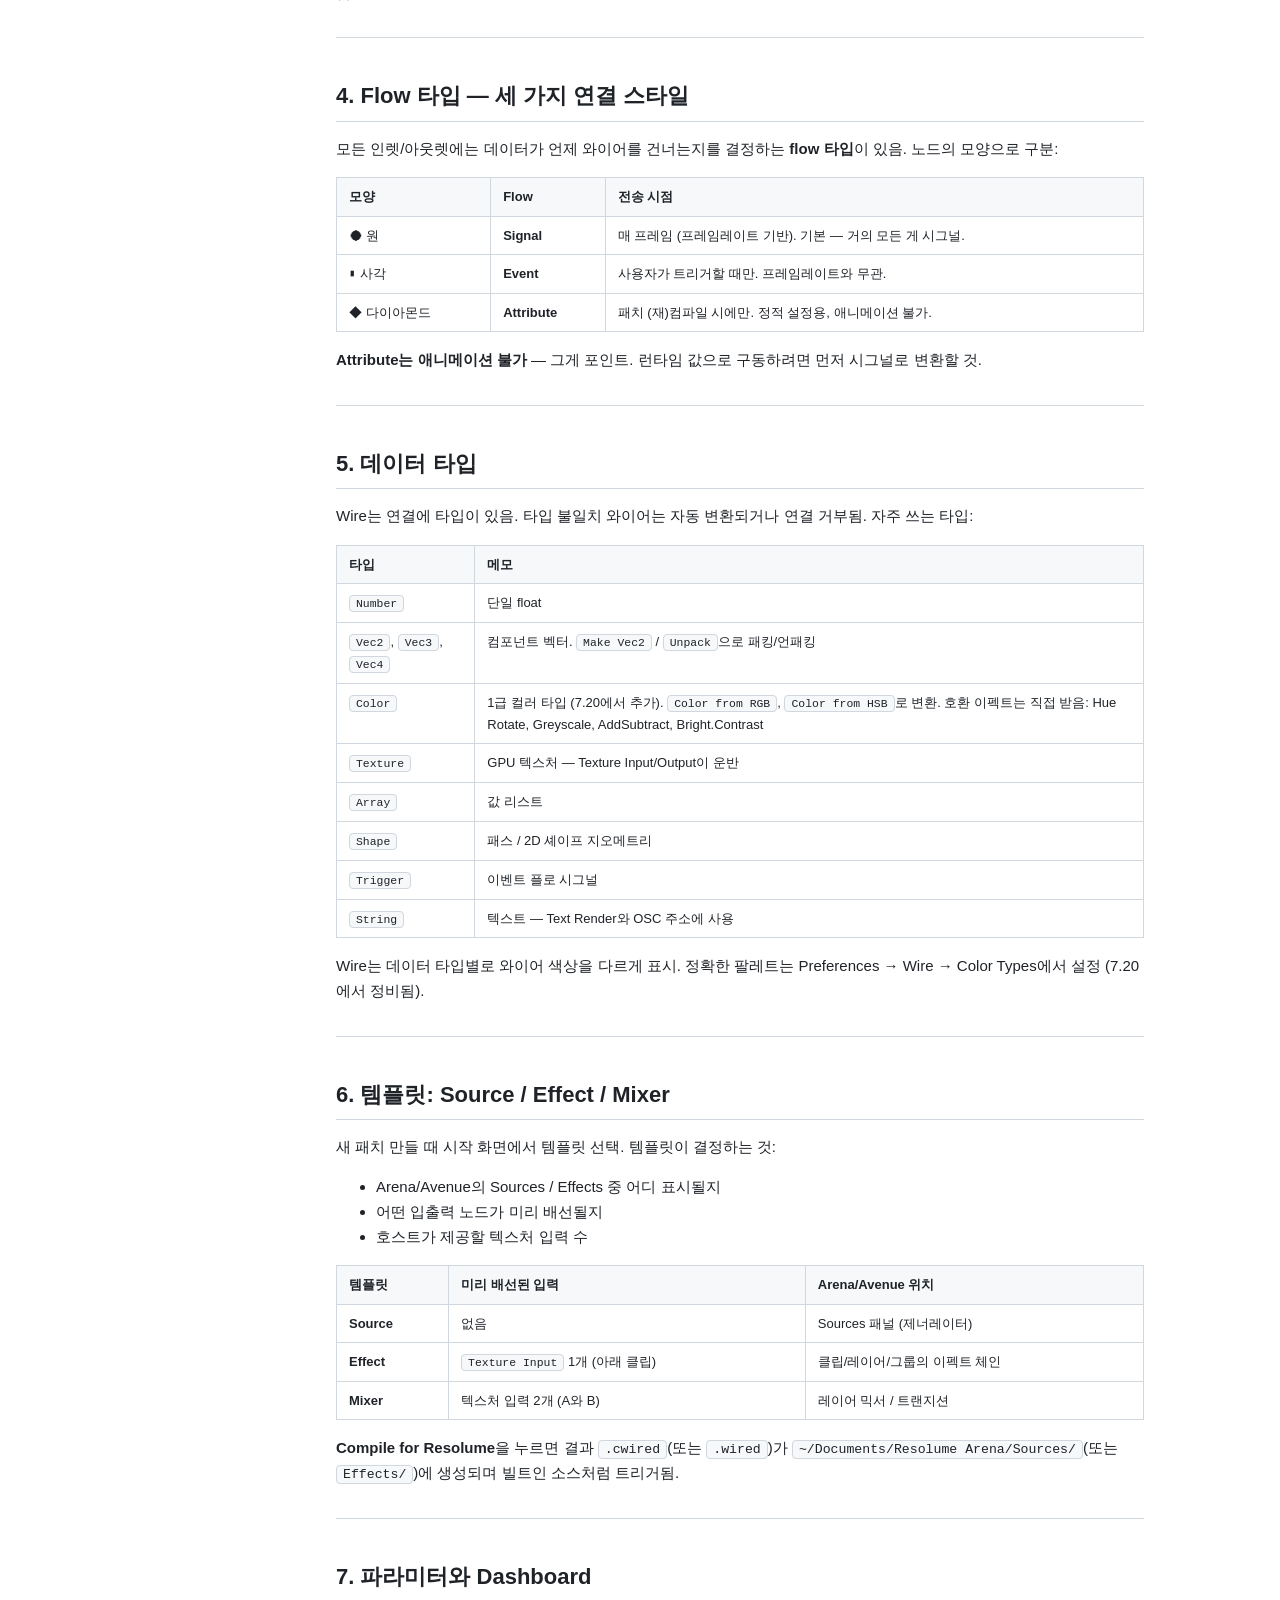
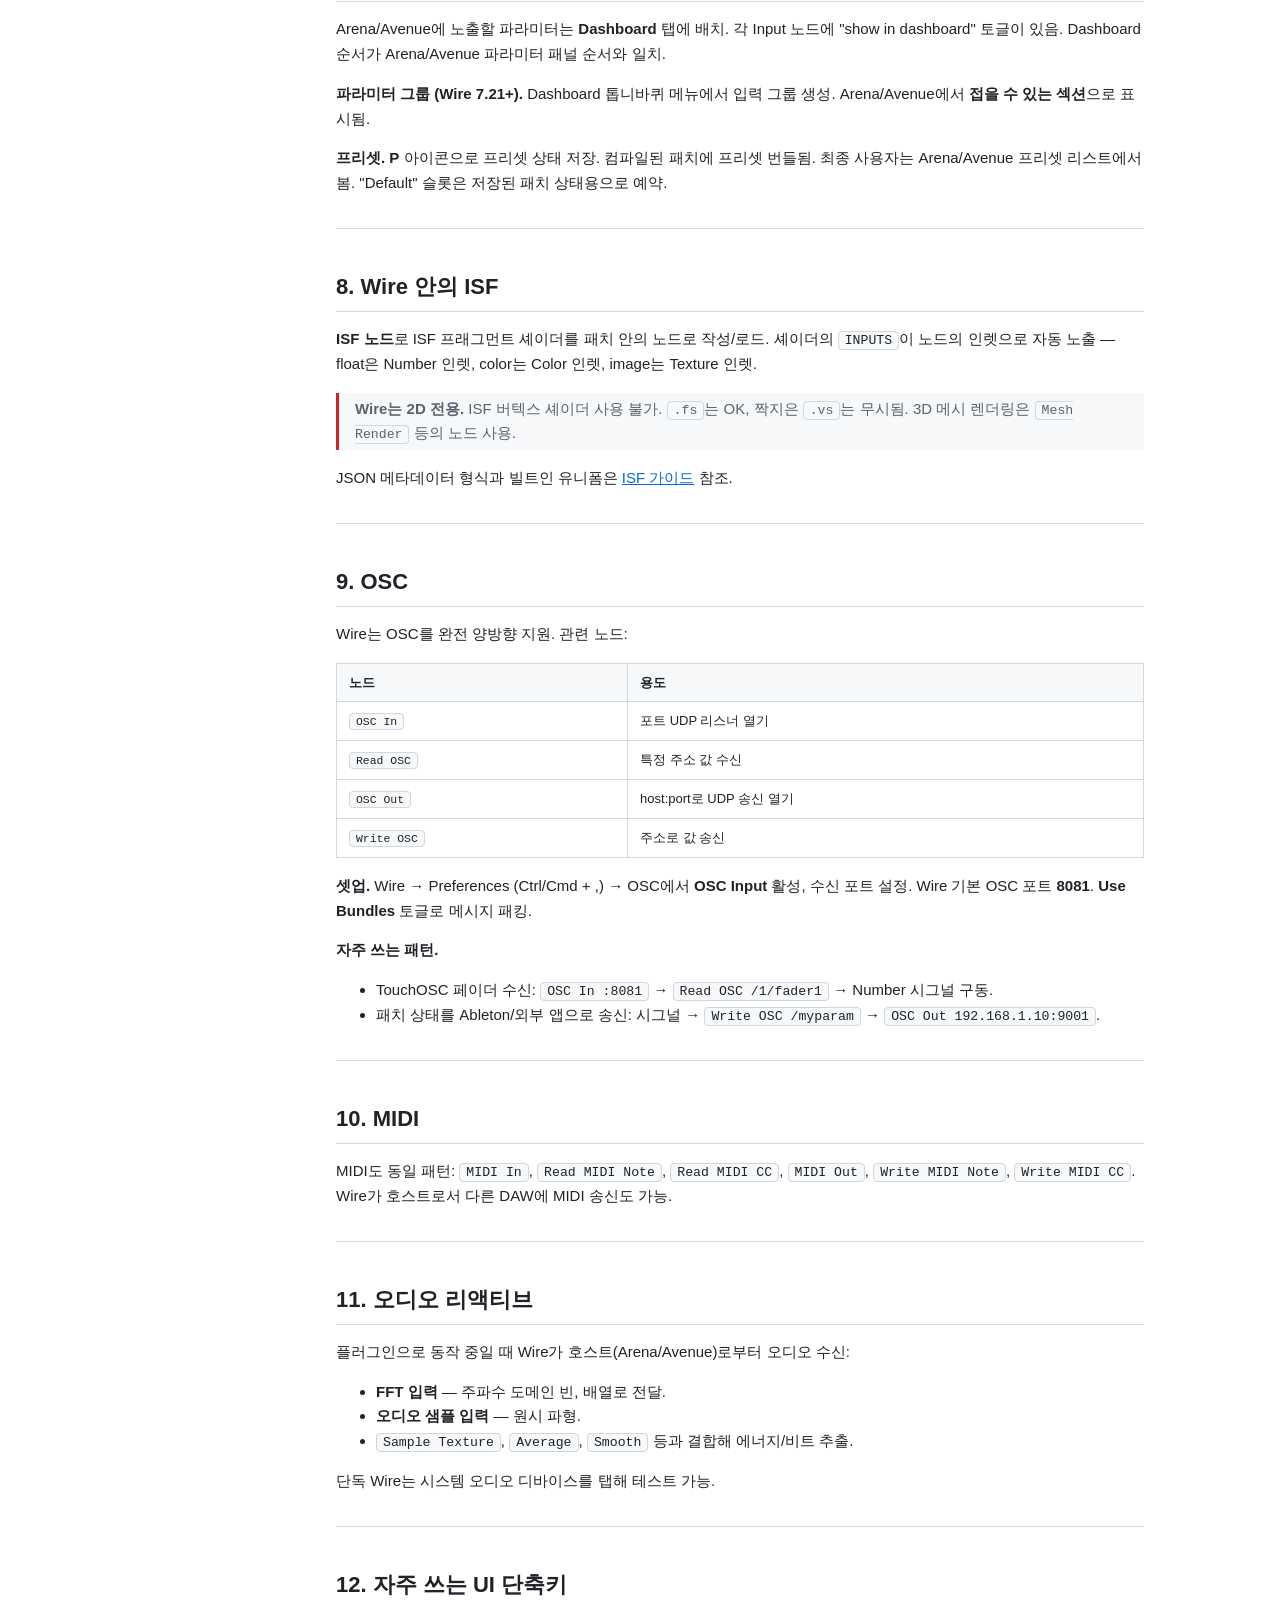
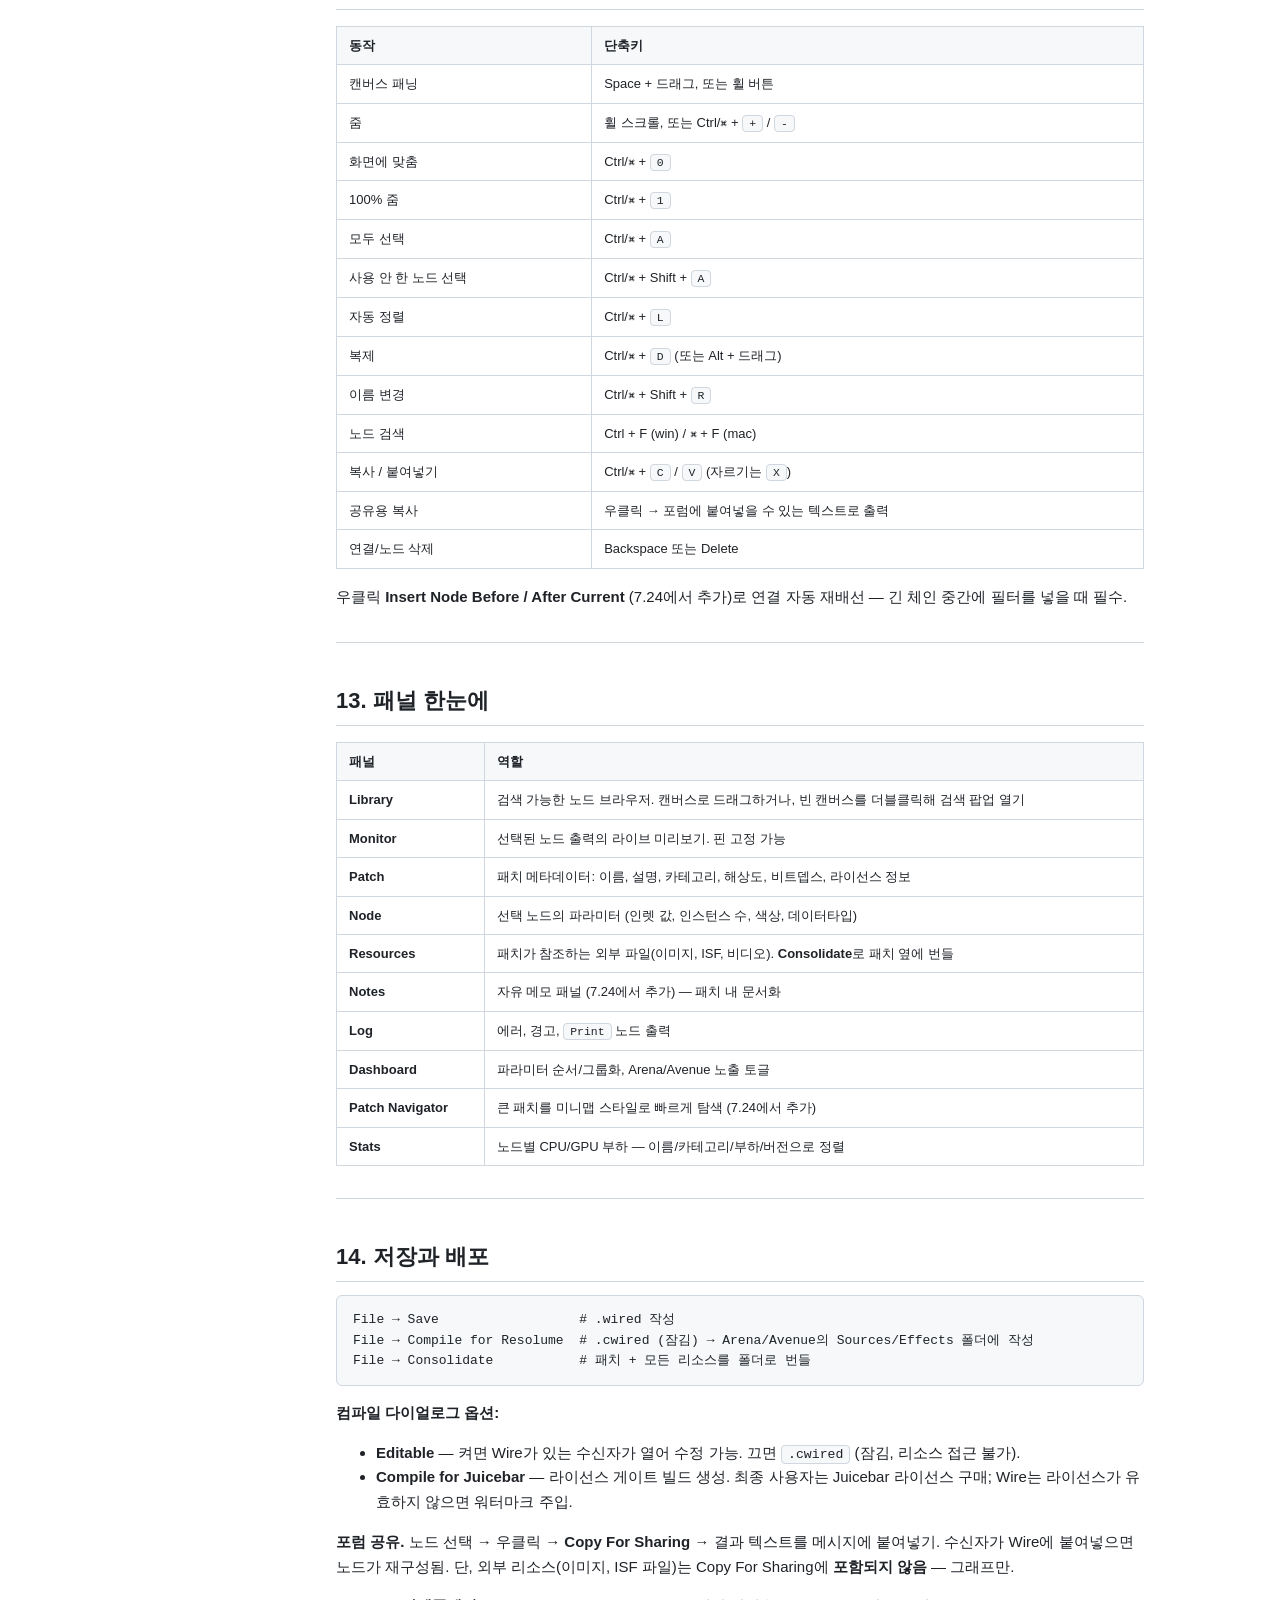
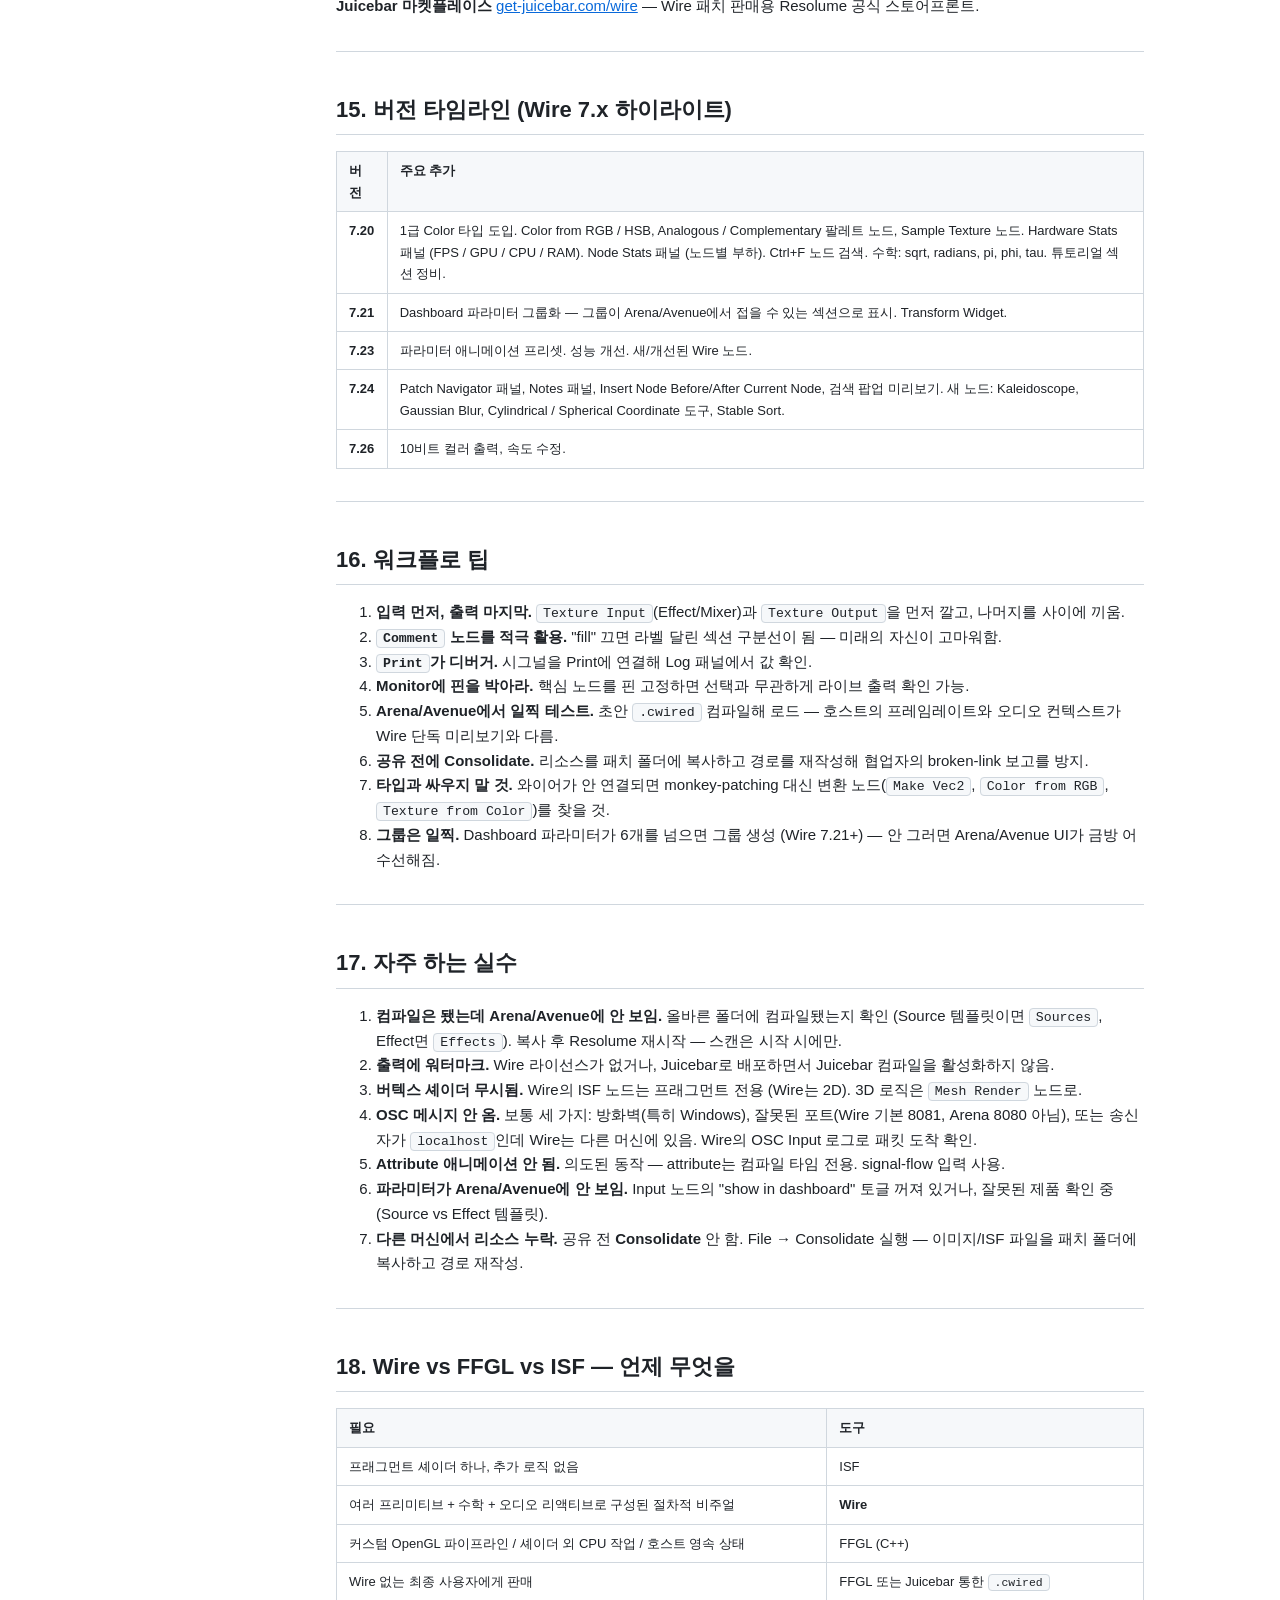
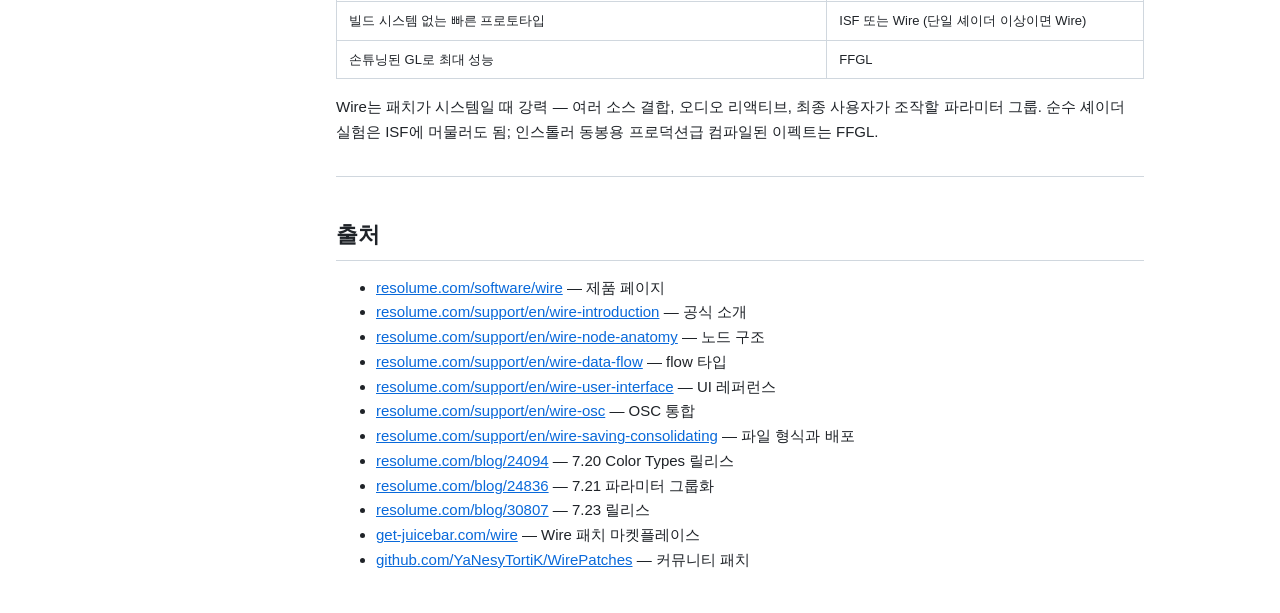
<file: wire/wire-guide.ko.html>
<!DOCTYPE html>
<html lang="ko">
<head>
<meta charset="utf-8">
<meta name="viewport" content="width=device-width, initial-scale=1">
<title>Resolume Wire — 패치 개발 가이드</title>
<link rel="stylesheet" href="../assets/style.css">
</head>
<body>
<div class="layout">
<aside class="sidebar">
<div class="lang-toggle">
<a class="active" href="#">한국어</a>
<a href="wire-guide.en.html">English</a>
</div>
<h2>홈</h2>
<a href="../README.ko.html">← 인덱스</a>
<h2>목차</h2>
<a class="depth-2" href="#1-wire가-만들어내는-것">1. Wire가 만들어내는 것</a>
<a class="depth-2" href="#2-셋업과-버전-요구사항">2. 셋업과 버전 요구사항</a>
<a class="depth-2" href="#3-세-가지-노드-카테고리">3. 세 가지 노드 카테고리</a>
<a class="depth-2" href="#4-flow-타입-세-가지-연결-스타일">4. Flow 타입 — 세 가지 연결 스타일</a>
<a class="depth-2" href="#5-데이터-타입">5. 데이터 타입</a>
<a class="depth-2" href="#6-템플릿-source-effect-mixer">6. 템플릿: Source / Effect / Mixer</a>
<a class="depth-2" href="#7-파라미터와-dashboard">7. 파라미터와 Dashboard</a>
<a class="depth-2" href="#8-wire-안의-isf">8. Wire 안의 ISF</a>
<a class="depth-2" href="#9-osc">9. OSC</a>
<a class="depth-2" href="#10-midi">10. MIDI</a>
<a class="depth-2" href="#11-오디오-리액티브">11. 오디오 리액티브</a>
<a class="depth-2" href="#12-자주-쓰는-ui-단축키">12. 자주 쓰는 UI 단축키</a>
<a class="depth-2" href="#13-패널-한눈에">13. 패널 한눈에</a>
<a class="depth-2" href="#14-저장과-배포">14. 저장과 배포</a>
<a class="depth-2" href="#15-버전-타임라인-wire-7x-하이라이트">15. 버전 타임라인 (Wire 7.x 하이라이트)</a>
<a class="depth-2" href="#16-워크플로-팁">16. 워크플로 팁</a>
<a class="depth-2" href="#17-자주-하는-실수">17. 자주 하는 실수</a>
<a class="depth-2" href="#18-wire-vs-ffgl-vs-isf-언제-무엇을">18. Wire vs FFGL vs ISF — 언제 무엇을</a>
<a class="depth-2" href="#출처">출처</a>
</aside>
<main>
<h1>Resolume Wire — 패치 개발 가이드</h1>
<div class="meta">Wire 7.26 (Arena/Avenue 7.4+ 필요) · 2026-04-30</div>
<p><strong>Resolume Wire</strong>는 노드 기반 비주얼 프로그래밍 환경. 결과물은 패치(patch)로, Resolume Arena/Avenue에 커스텀 <strong>Source</strong>, <strong>Effect</strong>, <strong>Mixer</strong>로 로드하거나 단독 실행 가능. <a href="../ffgl/ffgl-guide.ko.html">FFGL</a>(C++)과 <a href="../isf/isf-guide.ko.html">ISF</a>(셰이더 전용) 옆의 세 번째 저작 경로. Wire는 "로직 + 그래픽" 라우트 — 제너레이터, 수학, 모듈레이션, ISF 셰이더, OSC/MIDI 입력, 오디오 리액티브를 한 패치에서 C++ 없이 결합.</p>
<blockquote>Wire는 Arena/Avenue 인스톨러에 무료 트라이얼로 동봉. 워터마크 없는 배포 가능한 패치를 만들려면 Wire 라이선스(€399, Arena/Avenue와 별도) 필요. 단, Juicebar 라이선스 패치는 최종 사용자가 Wire 없이 실행 가능.</blockquote>
<hr>
<h2 id="1-wire가-만들어내는-것">1. Wire가 만들어내는 것</h2>
<p>Wire <strong>패치</strong>는 디스크에 두 형식 중 하나로 저장되는 자기 완결적 그래프:</p>
<table>
<thead><tr>
<th>확장자</th>
<th>편집 가능</th>
<th>용도</th>
</tr></thead><tbody>
<tr>
<td><code>.wired</code></td>
<td>✅</td>
<td>소스 형식. Wire가 있는 사용자가 열어 수정 가능.</td>
</tr>
<tr>
<td><code>.cwired</code></td>
<td>❌</td>
<td>컴파일/잠김. Arena/Avenue가 로드 (또는 Juicebar 키만 있으면 Wire 없이도).</td>
</tr>
</tbody></table>
<p><code>~/Documents/Resolume Arena/Sources/</code>(또는 <code>Effects/</code>)에 떨어뜨린 패치는 ISF/FFGL 플러그인처럼 Resolume의 소스/이펙트 피커에 나타남. 패치의 <strong>템플릿</strong>(Source / Effect / Mixer)이 호스트에 어떻게 노출될지 결정.</p>
<hr>
<h2 id="2-셋업과-버전-요구사항">2. 셋업과 버전 요구사항</h2>
<table>
<thead><tr>
<th>항목</th>
<th>값</th>
</tr></thead><tbody>
<tr>
<td>최소 Resolume</td>
<td>7.4</td>
</tr>
<tr>
<td>최신 검증</td>
<td>Wire 7.26</td>
</tr>
<tr>
<td>기본 설치 (mac)</td>
<td><code>/Applications/Resolume Wire.app</code></td>
</tr>
<tr>
<td>기본 설치 (win)</td>
<td><code>C:\Program Files\Resolume Wire\</code></td>
</tr>
<tr>
<td>사용자 패치 폴더</td>
<td><code>~/Documents/Resolume Wire/Patches/</code></td>
</tr>
<tr>
<td>Wire 기본 OSC 포트</td>
<td><strong>8081</strong> (Arena/Avenue는 8080)</td>
</tr>
</tbody></table>
<p>Wire는 Arena/Avenue와 함께 설치됨. 단독 또는 비-Juicebar 배포에서 워터마크를 없애려면 Wire 라이선스 별도 구매.</p>
<hr>
<h2 id="3-세-가지-노드-카테고리">3. 세 가지 노드 카테고리</h2>
<table>
<thead><tr>
<th>카테고리</th>
<th>용도</th>
<th>예시</th>
</tr></thead><tbody>
<tr>
<td><strong>Input</strong></td>
<td>외부 데이터를 패치로 가져오기</td>
<td><code>Texture Input</code>, <code>Trigger Input</code>, <code>Number Input</code>, <code>Color In</code>, <code>OSC In</code>, <code>MIDI In</code>, <code>FFT In</code></td>
</tr>
<tr>
<td><strong>Output</strong></td>
<td>패치 데이터를 외부로 보내기</td>
<td><code>Texture Output</code>, <code>OSC Out</code>, <code>MIDI Out</code></td>
</tr>
<tr>
<td><strong>Processor</strong></td>
<td>계산, 변형, 믹싱, 모듈레이션</td>
<td><code>Add</code>, <code>Mix</code>, <code>Sample Texture</code>, <code>ISF</code>, <code>Mesh Render</code>, <code>Text Render</code>, <code>Kaleidoscope</code>, <code>Gaussian Blur</code></td>
</tr>
<tr>
<td><strong>Comment</strong></td>
<td>문서 전용 — 인렛/아웃렛 없음</td>
<td><code>Comment</code> ("fill" 토글 끄면 섹션 구분선)</td>
</tr>
</tbody></table>
<p>Input 노드는 동시에 패치의 <strong>파라미터</strong> — Dashboard에 노출하면 Arena/Avenue 컨트롤 패널에 슬라이더/토글/컬러로 표시됨.</p>
<hr>
<h2 id="4-flow-타입-세-가지-연결-스타일">4. Flow 타입 — 세 가지 연결 스타일</h2>
<p>모든 인렛/아웃렛에는 데이터가 언제 와이어를 건너는지를 결정하는 <strong>flow 타입</strong>이 있음. 노드의 모양으로 구분:</p>
<table>
<thead><tr>
<th>모양</th>
<th>Flow</th>
<th>전송 시점</th>
</tr></thead><tbody>
<tr>
<td>⬤ 원</td>
<td><strong>Signal</strong></td>
<td>매 프레임 (프레임레이트 기반). 기본 — 거의 모든 게 시그널.</td>
</tr>
<tr>
<td>▮ 사각</td>
<td><strong>Event</strong></td>
<td>사용자가 트리거할 때만. 프레임레이트와 무관.</td>
</tr>
<tr>
<td>◆ 다이아몬드</td>
<td><strong>Attribute</strong></td>
<td>패치 (재)컴파일 시에만. 정적 설정용, 애니메이션 불가.</td>
</tr>
</tbody></table>
<p><strong>Attribute는 애니메이션 불가</strong> — 그게 포인트. 런타임 값으로 구동하려면 먼저 시그널로 변환할 것.</p>
<hr>
<h2 id="5-데이터-타입">5. 데이터 타입</h2>
<p>Wire는 연결에 타입이 있음. 타입 불일치 와이어는 자동 변환되거나 연결 거부됨. 자주 쓰는 타입:</p>
<table>
<thead><tr>
<th>타입</th>
<th>메모</th>
</tr></thead><tbody>
<tr>
<td><code>Number</code></td>
<td>단일 float</td>
</tr>
<tr>
<td><code>Vec2</code>, <code>Vec3</code>, <code>Vec4</code></td>
<td>컴포넌트 벡터. <code>Make Vec2</code> / <code>Unpack</code>으로 패킹/언패킹</td>
</tr>
<tr>
<td><code>Color</code></td>
<td>1급 컬러 타입 (7.20에서 추가). <code>Color from RGB</code>, <code>Color from HSB</code>로 변환. 호환 이펙트는 직접 받음: Hue Rotate, Greyscale, AddSubtract, Bright.Contrast</td>
</tr>
<tr>
<td><code>Texture</code></td>
<td>GPU 텍스처 — Texture Input/Output이 운반</td>
</tr>
<tr>
<td><code>Array</code></td>
<td>값 리스트</td>
</tr>
<tr>
<td><code>Shape</code></td>
<td>패스 / 2D 셰이프 지오메트리</td>
</tr>
<tr>
<td><code>Trigger</code></td>
<td>이벤트 플로 시그널</td>
</tr>
<tr>
<td><code>String</code></td>
<td>텍스트 — Text Render와 OSC 주소에 사용</td>
</tr>
</tbody></table>
<p>Wire는 데이터 타입별로 와이어 색상을 다르게 표시. 정확한 팔레트는 Preferences → Wire → Color Types에서 설정 (7.20에서 정비됨).</p>
<hr>
<h2 id="6-템플릿-source-effect-mixer">6. 템플릿: Source / Effect / Mixer</h2>
<p>새 패치 만들 때 시작 화면에서 템플릿 선택. 템플릿이 결정하는 것:</p>
<ul>
<li>Arena/Avenue의 Sources / Effects 중 어디 표시될지</li>
<li>어떤 입출력 노드가 미리 배선될지</li>
<li>호스트가 제공할 텍스처 입력 수</li>
</ul>
<table>
<thead><tr>
<th>템플릿</th>
<th>미리 배선된 입력</th>
<th>Arena/Avenue 위치</th>
</tr></thead><tbody>
<tr>
<td><strong>Source</strong></td>
<td>없음</td>
<td>Sources 패널 (제너레이터)</td>
</tr>
<tr>
<td><strong>Effect</strong></td>
<td><code>Texture Input</code> 1개 (아래 클립)</td>
<td>클립/레이어/그룹의 이펙트 체인</td>
</tr>
<tr>
<td><strong>Mixer</strong></td>
<td>텍스처 입력 2개 (A와 B)</td>
<td>레이어 믹서 / 트랜지션</td>
</tr>
</tbody></table>
<p><strong>Compile for Resolume</strong>을 누르면 결과 <code>.cwired</code>(또는 <code>.wired</code>)가 <code>~/Documents/Resolume Arena/Sources/</code>(또는 <code>Effects/</code>)에 생성되며 빌트인 소스처럼 트리거됨.</p>
<hr>
<h2 id="7-파라미터와-dashboard">7. 파라미터와 Dashboard</h2>
<p>Arena/Avenue에 노출할 파라미터는 <strong>Dashboard</strong> 탭에 배치. 각 Input 노드에 "show in dashboard" 토글이 있음. Dashboard 순서가 Arena/Avenue 파라미터 패널 순서와 일치.</p>
<p><strong>파라미터 그룹 (Wire 7.21+).</strong> Dashboard 톱니바퀴 메뉴에서 입력 그룹 생성. Arena/Avenue에서 <strong>접을 수 있는 섹션</strong>으로 표시됨.</p>
<p><strong>프리셋.</strong> <strong>P</strong> 아이콘으로 프리셋 상태 저장. 컴파일된 패치에 프리셋 번들됨. 최종 사용자는 Arena/Avenue 프리셋 리스트에서 봄. "Default" 슬롯은 저장된 패치 상태용으로 예약.</p>
<hr>
<h2 id="8-wire-안의-isf">8. Wire 안의 ISF</h2>
<p><strong>ISF 노드</strong>로 ISF 프래그먼트 셰이더를 패치 안의 노드로 작성/로드. 셰이더의 <code>INPUTS</code>이 노드의 인렛으로 자동 노출 — float은 Number 인렛, color는 Color 인렛, image는 Texture 인렛.</p>
<blockquote><strong>Wire는 2D 전용.</strong> ISF 버텍스 셰이더 사용 불가. <code>.fs</code>는 OK, 짝지은 <code>.vs</code>는 무시됨. 3D 메시 렌더링은 <code>Mesh Render</code> 등의 노드 사용.</blockquote>
<p>JSON 메타데이터 형식과 빌트인 유니폼은 <a href="../isf/isf-guide.ko.html">ISF 가이드</a> 참조.</p>
<hr>
<h2 id="9-osc">9. OSC</h2>
<p>Wire는 OSC를 완전 양방향 지원. 관련 노드:</p>
<table>
<thead><tr>
<th>노드</th>
<th>용도</th>
</tr></thead><tbody>
<tr>
<td><code>OSC In</code></td>
<td>포트 UDP 리스너 열기</td>
</tr>
<tr>
<td><code>Read OSC</code></td>
<td>특정 주소 값 수신</td>
</tr>
<tr>
<td><code>OSC Out</code></td>
<td>host:port로 UDP 송신 열기</td>
</tr>
<tr>
<td><code>Write OSC</code></td>
<td>주소로 값 송신</td>
</tr>
</tbody></table>
<p><strong>셋업.</strong> Wire → Preferences (Ctrl/Cmd + ,) → OSC에서 <strong>OSC Input</strong> 활성, 수신 포트 설정. Wire 기본 OSC 포트 <strong>8081</strong>. <strong>Use Bundles</strong> 토글로 메시지 패킹.</p>
<p><strong>자주 쓰는 패턴.</strong></p>
<ul>
<li>TouchOSC 페이더 수신: <code>OSC In :8081</code> → <code>Read OSC /1/fader1</code> → Number 시그널 구동.</li>
<li>패치 상태를 Ableton/외부 앱으로 송신: 시그널 → <code>Write OSC /myparam</code> → <code>OSC Out 192.168.1.10:9001</code>.</li>
</ul>
<hr>
<h2 id="10-midi">10. MIDI</h2>
<p>MIDI도 동일 패턴: <code>MIDI In</code>, <code>Read MIDI Note</code>, <code>Read MIDI CC</code>, <code>MIDI Out</code>, <code>Write MIDI Note</code>, <code>Write MIDI CC</code>. Wire가 호스트로서 다른 DAW에 MIDI 송신도 가능.</p>
<hr>
<h2 id="11-오디오-리액티브">11. 오디오 리액티브</h2>
<p>플러그인으로 동작 중일 때 Wire가 호스트(Arena/Avenue)로부터 오디오 수신:</p>
<ul>
<li><strong>FFT 입력</strong> — 주파수 도메인 빈, 배열로 전달.</li>
<li><strong>오디오 샘플 입력</strong> — 원시 파형.</li>
<li><code>Sample Texture</code>, <code>Average</code>, <code>Smooth</code> 등과 결합해 에너지/비트 추출.</li>
</ul>
<p>단독 Wire는 시스템 오디오 디바이스를 탭해 테스트 가능.</p>
<hr>
<h2 id="12-자주-쓰는-ui-단축키">12. 자주 쓰는 UI 단축키</h2>
<table>
<thead><tr>
<th>동작</th>
<th>단축키</th>
</tr></thead><tbody>
<tr>
<td>캔버스 패닝</td>
<td>Space + 드래그, 또는 휠 버튼</td>
</tr>
<tr>
<td>줌</td>
<td>휠 스크롤, 또는 Ctrl/⌘ + <code>+</code> / <code>-</code></td>
</tr>
<tr>
<td>화면에 맞춤</td>
<td>Ctrl/⌘ + <code>0</code></td>
</tr>
<tr>
<td>100% 줌</td>
<td>Ctrl/⌘ + <code>1</code></td>
</tr>
<tr>
<td>모두 선택</td>
<td>Ctrl/⌘ + <code>A</code></td>
</tr>
<tr>
<td>사용 안 한 노드 선택</td>
<td>Ctrl/⌘ + Shift + <code>A</code></td>
</tr>
<tr>
<td>자동 정렬</td>
<td>Ctrl/⌘ + <code>L</code></td>
</tr>
<tr>
<td>복제</td>
<td>Ctrl/⌘ + <code>D</code> (또는 Alt + 드래그)</td>
</tr>
<tr>
<td>이름 변경</td>
<td>Ctrl/⌘ + Shift + <code>R</code></td>
</tr>
<tr>
<td>노드 검색</td>
<td>Ctrl + F (win) / ⌘ + F (mac)</td>
</tr>
<tr>
<td>복사 / 붙여넣기</td>
<td>Ctrl/⌘ + <code>C</code> / <code>V</code> (자르기는 <code>X</code>)</td>
</tr>
<tr>
<td>공유용 복사</td>
<td>우클릭 → 포럼에 붙여넣을 수 있는 텍스트로 출력</td>
</tr>
<tr>
<td>연결/노드 삭제</td>
<td>Backspace 또는 Delete</td>
</tr>
</tbody></table>
<p>우클릭 <strong>Insert Node Before / After Current</strong> (7.24에서 추가)로 연결 자동 재배선 — 긴 체인 중간에 필터를 넣을 때 필수.</p>
<hr>
<h2 id="13-패널-한눈에">13. 패널 한눈에</h2>
<table>
<thead><tr>
<th>패널</th>
<th>역할</th>
</tr></thead><tbody>
<tr>
<td><strong>Library</strong></td>
<td>검색 가능한 노드 브라우저. 캔버스로 드래그하거나, 빈 캔버스를 더블클릭해 검색 팝업 열기</td>
</tr>
<tr>
<td><strong>Monitor</strong></td>
<td>선택된 노드 출력의 라이브 미리보기. 핀 고정 가능</td>
</tr>
<tr>
<td><strong>Patch</strong></td>
<td>패치 메타데이터: 이름, 설명, 카테고리, 해상도, 비트뎁스, 라이선스 정보</td>
</tr>
<tr>
<td><strong>Node</strong></td>
<td>선택 노드의 파라미터 (인렛 값, 인스턴스 수, 색상, 데이터타입)</td>
</tr>
<tr>
<td><strong>Resources</strong></td>
<td>패치가 참조하는 외부 파일(이미지, ISF, 비디오). <strong>Consolidate</strong>로 패치 옆에 번들</td>
</tr>
<tr>
<td><strong>Notes</strong></td>
<td>자유 메모 패널 (7.24에서 추가) — 패치 내 문서화</td>
</tr>
<tr>
<td><strong>Log</strong></td>
<td>에러, 경고, <code>Print</code> 노드 출력</td>
</tr>
<tr>
<td><strong>Dashboard</strong></td>
<td>파라미터 순서/그룹화, Arena/Avenue 노출 토글</td>
</tr>
<tr>
<td><strong>Patch Navigator</strong></td>
<td>큰 패치를 미니맵 스타일로 빠르게 탐색 (7.24에서 추가)</td>
</tr>
<tr>
<td><strong>Stats</strong></td>
<td>노드별 CPU/GPU 부하 — 이름/카테고리/부하/버전으로 정렬</td>
</tr>
</tbody></table>
<hr>
<h2 id="14-저장과-배포">14. 저장과 배포</h2>
<pre><code>File → Save                  # .wired 작성
File → Compile for Resolume  # .cwired (잠김) → Arena/Avenue의 Sources/Effects 폴더에 작성
File → Consolidate           # 패치 + 모든 리소스를 폴더로 번들</code></pre>
<p><strong>컴파일 다이얼로그 옵션:</strong></p>
<ul>
<li><strong>Editable</strong> — 켜면 Wire가 있는 수신자가 열어 수정 가능. 끄면 <code>.cwired</code> (잠김, 리소스 접근 불가).</li>
<li><strong>Compile for Juicebar</strong> — 라이선스 게이트 빌드 생성. 최종 사용자는 Juicebar 라이선스 구매; Wire는 라이선스가 유효하지 않으면 워터마크 주입.</li>
</ul>
<p><strong>포럼 공유.</strong> 노드 선택 → 우클릭 → <strong>Copy For Sharing</strong> → 결과 텍스트를 메시지에 붙여넣기. 수신자가 Wire에 붙여넣으면 노드가 재구성됨. 단, 외부 리소스(이미지, ISF 파일)는 Copy For Sharing에 <strong>포함되지 않음</strong> — 그래프만.</p>
<p><strong>Juicebar 마켓플레이스</strong> <a href="https://get-juicebar.com/wire">get-juicebar.com/wire</a> — Wire 패치 판매용 Resolume 공식 스토어프론트.</p>
<hr>
<h2 id="15-버전-타임라인-wire-7x-하이라이트">15. 버전 타임라인 (Wire 7.x 하이라이트)</h2>
<table>
<thead><tr>
<th>버전</th>
<th>주요 추가</th>
</tr></thead><tbody>
<tr>
<td><strong>7.20</strong></td>
<td>1급 Color 타입 도입. Color from RGB / HSB, Analogous / Complementary 팔레트 노드, Sample Texture 노드. Hardware Stats 패널 (FPS / GPU / CPU / RAM). Node Stats 패널 (노드별 부하). Ctrl+F 노드 검색. 수학: sqrt, radians, pi, phi, tau. 튜토리얼 섹션 정비.</td>
</tr>
<tr>
<td><strong>7.21</strong></td>
<td>Dashboard 파라미터 그룹화 — 그룹이 Arena/Avenue에서 접을 수 있는 섹션으로 표시. Transform Widget.</td>
</tr>
<tr>
<td><strong>7.23</strong></td>
<td>파라미터 애니메이션 프리셋. 성능 개선. 새/개선된 Wire 노드.</td>
</tr>
<tr>
<td><strong>7.24</strong></td>
<td>Patch Navigator 패널, Notes 패널, Insert Node Before/After Current Node, 검색 팝업 미리보기. 새 노드: Kaleidoscope, Gaussian Blur, Cylindrical / Spherical Coordinate 도구, Stable Sort.</td>
</tr>
<tr>
<td><strong>7.26</strong></td>
<td>10비트 컬러 출력, 속도 수정.</td>
</tr>
</tbody></table>
<hr>
<h2 id="16-워크플로-팁">16. 워크플로 팁</h2>
<ol>
<li><strong>입력 먼저, 출력 마지막.</strong> <code>Texture Input</code>(Effect/Mixer)과 <code>Texture Output</code>을 먼저 깔고, 나머지를 사이에 끼움.</li>
<li><strong><code>Comment</code> 노드를 적극 활용.</strong> "fill" 끄면 라벨 달린 섹션 구분선이 됨 — 미래의 자신이 고마워함.</li>
<li><strong><code>Print</code>가 디버거.</strong> 시그널을 Print에 연결해 Log 패널에서 값 확인.</li>
<li><strong>Monitor에 핀을 박아라.</strong> 핵심 노드를 핀 고정하면 선택과 무관하게 라이브 출력 확인 가능.</li>
<li><strong>Arena/Avenue에서 일찍 테스트.</strong> 초안 <code>.cwired</code> 컴파일해 로드 — 호스트의 프레임레이트와 오디오 컨텍스트가 Wire 단독 미리보기와 다름.</li>
<li><strong>공유 전에 Consolidate.</strong> 리소스를 패치 폴더에 복사하고 경로를 재작성해 협업자의 broken-link 보고를 방지.</li>
<li><strong>타입과 싸우지 말 것.</strong> 와이어가 안 연결되면 monkey-patching 대신 변환 노드(<code>Make Vec2</code>, <code>Color from RGB</code>, <code>Texture from Color</code>)를 찾을 것.</li>
<li><strong>그룹은 일찍.</strong> Dashboard 파라미터가 6개를 넘으면 그룹 생성 (Wire 7.21+) — 안 그러면 Arena/Avenue UI가 금방 어수선해짐.</li>
</ol>
<hr>
<h2 id="17-자주-하는-실수">17. 자주 하는 실수</h2>
<ol>
<li><strong>컴파일은 됐는데 Arena/Avenue에 안 보임.</strong> 올바른 폴더에 컴파일됐는지 확인 (Source 템플릿이면 <code>Sources</code>, Effect면 <code>Effects</code>). 복사 후 Resolume 재시작 — 스캔은 시작 시에만.</li>
<li><strong>출력에 워터마크.</strong> Wire 라이선스가 없거나, Juicebar로 배포하면서 Juicebar 컴파일을 활성화하지 않음.</li>
<li><strong>버텍스 셰이더 무시됨.</strong> Wire의 ISF 노드는 프래그먼트 전용 (Wire는 2D). 3D 로직은 <code>Mesh Render</code> 노드로.</li>
<li><strong>OSC 메시지 안 옴.</strong> 보통 세 가지: 방화벽(특히 Windows), 잘못된 포트(Wire 기본 8081, Arena 8080 아님), 또는 송신자가 <code>localhost</code>인데 Wire는 다른 머신에 있음. Wire의 OSC Input 로그로 패킷 도착 확인.</li>
<li><strong>Attribute 애니메이션 안 됨.</strong> 의도된 동작 — attribute는 컴파일 타임 전용. signal-flow 입력 사용.</li>
<li><strong>파라미터가 Arena/Avenue에 안 보임.</strong> Input 노드의 "show in dashboard" 토글 꺼져 있거나, 잘못된 제품 확인 중 (Source vs Effect 템플릿).</li>
<li><strong>다른 머신에서 리소스 누락.</strong> 공유 전 <strong>Consolidate</strong> 안 함. File → Consolidate 실행 — 이미지/ISF 파일을 패치 폴더에 복사하고 경로 재작성.</li>
</ol>
<hr>
<h2 id="18-wire-vs-ffgl-vs-isf-언제-무엇을">18. Wire vs FFGL vs ISF — 언제 무엇을</h2>
<table>
<thead><tr>
<th>필요</th>
<th>도구</th>
</tr></thead><tbody>
<tr>
<td>프래그먼트 셰이더 하나, 추가 로직 없음</td>
<td>ISF</td>
</tr>
<tr>
<td>여러 프리미티브 + 수학 + 오디오 리액티브로 구성된 절차적 비주얼</td>
<td><strong>Wire</strong></td>
</tr>
<tr>
<td>커스텀 OpenGL 파이프라인 / 셰이더 외 CPU 작업 / 호스트 영속 상태</td>
<td>FFGL (C++)</td>
</tr>
<tr>
<td>Wire 없는 최종 사용자에게 판매</td>
<td>FFGL 또는 Juicebar 통한 <code>.cwired</code></td>
</tr>
<tr>
<td>빌드 시스템 없는 빠른 프로토타입</td>
<td>ISF 또는 Wire (단일 셰이더 이상이면 Wire)</td>
</tr>
<tr>
<td>손튜닝된 GL로 최대 성능</td>
<td>FFGL</td>
</tr>
</tbody></table>
<p>Wire는 패치가 시스템일 때 강력 — 여러 소스 결합, 오디오 리액티브, 최종 사용자가 조작할 파라미터 그룹. 순수 셰이더 실험은 ISF에 머물러도 됨; 인스톨러 동봉용 프로덕션급 컴파일된 이펙트는 FFGL.</p>
<hr>
<h2 id="출처">출처</h2>
<ul>
<li><a href="https://resolume.com/software/wire">resolume.com/software/wire</a> — 제품 페이지</li>
<li><a href="https://resolume.com/support/en/wire-introduction">resolume.com/support/en/wire-introduction</a> — 공식 소개</li>
<li><a href="https://resolume.com/support/en/wire-node-anatomy">resolume.com/support/en/wire-node-anatomy</a> — 노드 구조</li>
<li><a href="https://resolume.com/support/en/wire-data-flow">resolume.com/support/en/wire-data-flow</a> — flow 타입</li>
<li><a href="https://resolume.com/support/en/wire-user-interface">resolume.com/support/en/wire-user-interface</a> — UI 레퍼런스</li>
<li><a href="https://resolume.com/support/en/wire-osc">resolume.com/support/en/wire-osc</a> — OSC 통합</li>
<li><a href="https://resolume.com/support/en/wire-saving-consolidating">resolume.com/support/en/wire-saving-consolidating</a> — 파일 형식과 배포</li>
<li><a href="https://resolume.com/blog/24094">resolume.com/blog/24094</a> — 7.20 Color Types 릴리스</li>
<li><a href="https://resolume.com/blog/24836">resolume.com/blog/24836</a> — 7.21 파라미터 그룹화</li>
<li><a href="https://resolume.com/blog/30807">resolume.com/blog/30807</a> — 7.23 릴리스</li>
<li><a href="https://get-juicebar.com/wire">get-juicebar.com/wire</a> — Wire 패치 마켓플레이스</li>
<li><a href="https://github.com/YaNesyTortiK/WirePatches">github.com/YaNesyTortiK/WirePatches</a> — 커뮤니티 패치</li>
</ul>
</main>
</div>
</body>
</html>
</file>
<file: assets/style.css>
:root {
  --bg: #0e1116;
  --panel: #161b22;
  --panel-2: #1c232c;
  --border: #2d333b;
  --text: #e6edf3;
  --muted: #8b949e;
  --accent: #f78166;
  --accent-2: #58a6ff;
  --code-bg: #0b0f14;
  --warn: #d29922;
  --ok: #3fb950;
  --bad: #f85149;
}

@media (prefers-color-scheme: light) {
  :root {
    --bg: #ffffff;
    --panel: #f6f8fa;
    --panel-2: #eaeef2;
    --border: #d0d7de;
    --text: #1f2328;
    --muted: #59636e;
    --accent: #cf222e;
    --accent-2: #0969da;
    --code-bg: #f6f8fa;
    --warn: #9a6700;
    --ok: #1a7f37;
    --bad: #cf222e;
  }
}

* { box-sizing: border-box; }

html { scroll-behavior: smooth; }

body {
  margin: 0;
  font-family: -apple-system, BlinkMacSystemFont, "SF Pro Text", "Segoe UI",
               "Pretendard", "Noto Sans KR", Roboto, sans-serif;
  font-size: 15px;
  line-height: 1.65;
  background: var(--bg);
  color: var(--text);
}

.layout {
  display: grid;
  grid-template-columns: 280px 1fr;
  max-width: 1400px;
  margin: 0 auto;
  min-height: 100vh;
}

.sidebar {
  position: sticky;
  top: 0;
  height: 100vh;
  overflow-y: auto;
  padding: 24px 20px;
  background: var(--panel);
  border-right: 1px solid var(--border);
}

.sidebar h2 {
  font-size: 12px;
  text-transform: uppercase;
  letter-spacing: 0.08em;
  color: var(--muted);
  margin: 24px 0 8px;
}

.sidebar h2:first-child { margin-top: 0; }

.sidebar a {
  display: block;
  padding: 4px 8px;
  border-radius: 4px;
  color: var(--text);
  text-decoration: none;
  font-size: 13px;
  margin: 1px 0;
}

.sidebar a:hover { background: var(--panel-2); }

.sidebar a.depth-3 { padding-left: 20px; color: var(--muted); }

.lang-toggle {
  display: flex;
  gap: 6px;
  margin-bottom: 16px;
  padding: 4px;
  background: var(--panel-2);
  border-radius: 6px;
}

.lang-toggle a {
  flex: 1;
  text-align: center;
  padding: 6px 12px;
  font-size: 12px;
  border-radius: 4px;
}

.lang-toggle a.active {
  background: var(--accent-2);
  color: white;
}

main {
  padding: 40px 56px;
  max-width: 920px;
  width: 100%;
}

main h1 {
  font-size: 32px;
  margin: 0 0 4px;
  border-bottom: 1px solid var(--border);
  padding-bottom: 12px;
}

main h2 {
  font-size: 22px;
  margin: 40px 0 12px;
  padding-bottom: 6px;
  border-bottom: 1px solid var(--border);
}

main h3 {
  font-size: 17px;
  margin: 28px 0 8px;
  color: var(--accent-2);
}

main h4 { font-size: 15px; margin: 20px 0 6px; }

main p, main li { color: var(--text); }

main a { color: var(--accent-2); }

code {
  font-family: ui-monospace, "SF Mono", Menlo, Consolas, monospace;
  background: var(--code-bg);
  border: 1px solid var(--border);
  padding: 1px 6px;
  border-radius: 4px;
  font-size: 0.88em;
}

pre {
  background: var(--code-bg);
  border: 1px solid var(--border);
  border-radius: 6px;
  padding: 14px 16px;
  overflow-x: auto;
  font-size: 13px;
  line-height: 1.55;
}

pre code {
  background: transparent;
  border: 0;
  padding: 0;
  font-size: inherit;
}

table {
  width: 100%;
  border-collapse: collapse;
  margin: 16px 0;
  font-size: 13px;
}

th, td {
  border: 1px solid var(--border);
  padding: 8px 12px;
  text-align: left;
  vertical-align: top;
}

th { background: var(--panel); font-weight: 600; }

td code { white-space: nowrap; }

blockquote {
  border-left: 3px solid var(--accent);
  margin: 16px 0;
  padding: 4px 16px;
  background: var(--panel);
  color: var(--muted);
}

.tag {
  display: inline-block;
  font-size: 11px;
  padding: 2px 8px;
  border-radius: 99px;
  background: var(--panel-2);
  border: 1px solid var(--border);
  margin-right: 4px;
  font-family: ui-monospace, "SF Mono", monospace;
}

.tag.float { color: var(--accent-2); }
.tag.int { color: var(--ok); }
.tag.string { color: var(--warn); }
.tag.trigger { color: var(--accent); }
.tag.bool { color: var(--bad); }

.callout {
  border-left: 4px solid var(--accent-2);
  background: var(--panel);
  padding: 12px 16px;
  border-radius: 4px;
  margin: 16px 0;
}

.callout.warn { border-left-color: var(--warn); }
.callout.tip { border-left-color: var(--ok); }
.callout.danger { border-left-color: var(--bad); }

.callout strong { display: block; margin-bottom: 4px; }

hr { border: 0; border-top: 1px solid var(--border); margin: 32px 0; }

.meta {
  color: var(--muted);
  font-size: 13px;
  margin-bottom: 24px;
}

@media (max-width: 880px) {
  .layout { grid-template-columns: 1fr; }
  .sidebar { position: static; height: auto; border-right: 0; border-bottom: 1px solid var(--border); }
  main { padding: 24px; }
}
</file>
